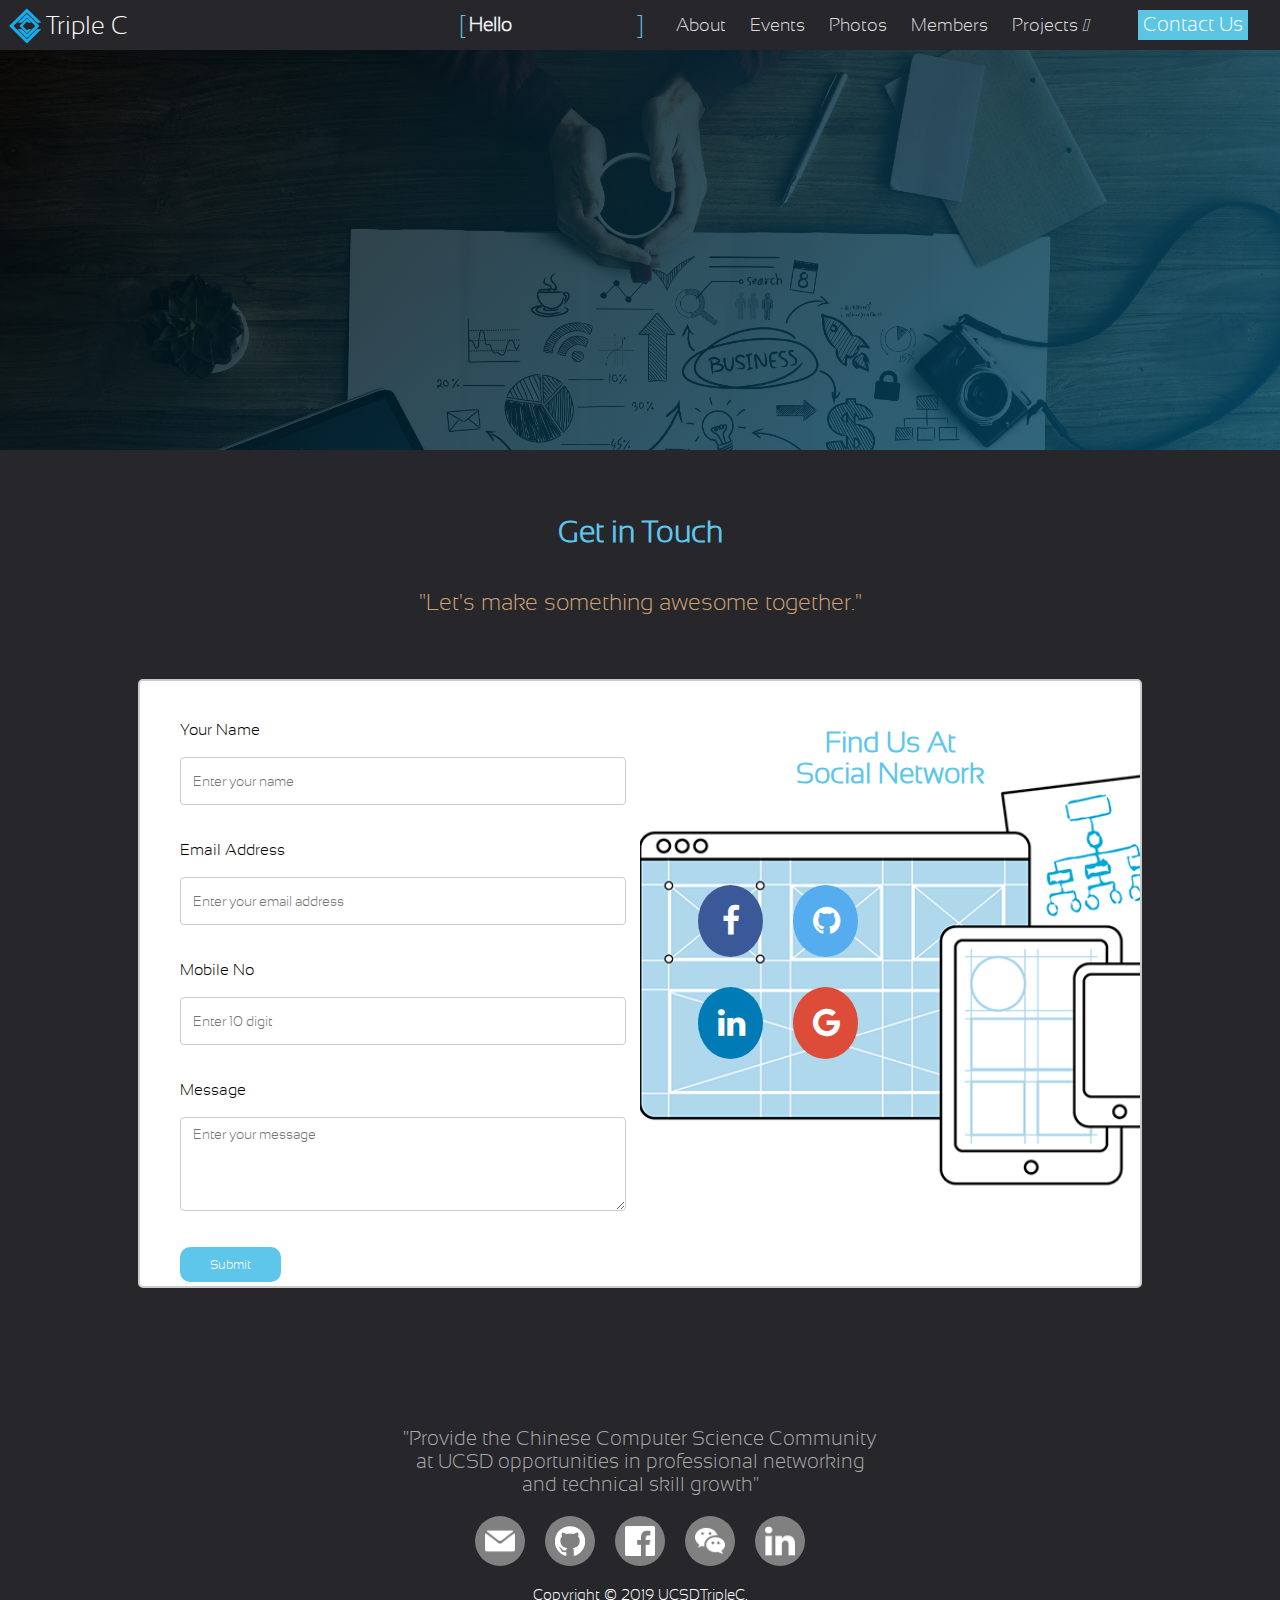
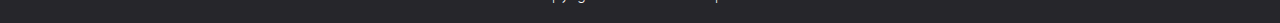
<file: ContactUs.html>
<!DOCTYPE html>
<html>
  <head>
    <title>Contact us</title>
    <link href="css/ContactUs.css"  type="text/css" rel="stylesheet">
    <link href="css/style.css"  type="text/css" rel="stylesheet">
    <link rel="stylesheet" href="https://use.fontawesome.com/releases/v5.7.1/css/all.css" integrity="sha384-fnmOCqbTlWIlj8LyTjo7mOUStjsKC4pOpQbqyi7RrhN7udi9RwhKkMHpvLbHG9Sr"
      crossorigin="anonymous" />
    <link rel="stylesheet" href="https://cdnjs.cloudflare.com/ajax/libs/font-awesome/4.7.0/css/font-awesome.min.css">
  </head>
<body>

  <div class="navbar_line">
    <div class="navbar_logo">
      <button class="navbar_logo_button">
        <a href="/"><img src="Images/logo.png" alt="">
          <span>Triple C</span></a>
      </button>
    </div>
    <nav class="navbar">
      <ul class="navbar_ul_list" href="/">
        <li style="height:50px;overflow:hidden;position:relative;">
          <div id="hello_container">
            <p id="hello_container_text">
              Hello
            </p>
            <ul id="hello_container_list">
              <li class="hello_container_list_item">World !</li>
              <li class="hello_container_list_item">Triple C !</li>
              <li class="hello_container_list_item">Developers !</li>
              <li class="hello_container_list_item">Designers !</li>
            </ul>
          </div>
        </li>
        <li class="navbar_desktop_li"><a href="index.html#homepage_aboutUs">About</a></li>
        <li class="navbar_desktop_li"><a href="index.html#announcement">Events</a></li>
        <li class="navbar_desktop_li"><a href="index.html#homepage_photos">Photos</a></li>
        <li class="navbar_desktop_li"><a href="Team.html">Members</a></li>
        <li class="navbar_desktop_li"><a href="">Projects
            <i class=" fas fa-angle-down"></i>
          </a>
          <ul class="projects_li">
            <li><a href="projectPage_flyerfighter.html">FlyerFighter</a></li>
            <li><a href="projectPage_androidtryway.html">Android App</a></li>
            <li><a href="projectPage_datascience.html">Data Sceince</a></li>
            <li><a href="projectPage_officialwebsite.html">Official Web</a></li>
          </ul>
        </li class="navbar_desktop_li">

        <li class="navbar_mobile_li">
          <a href="ContactUs.html">
            <button id="nav_contact_button">
              Contact Us
            </button>
          </a>
        </li>
      </ul>

    </nav>
    <div id="menuToggle">
      <input type="checkbox" />
      <span></span>
      <span></span>
      <span></span>
      <ul id="nav_bar_menu">
        <a href="/">
          <li>
            <i class="fas fa-home"></i>
            Home
          </li>
        </a>
        <a href="#announcement">
          <li>
            <i class="far fa-calendar-alt"></i>
            Event Timeline
          </li>
        </a>
        <a href="#homepage_photos">
          <li>
            <i class="far fa-images"></i>
            Photo Gallery
          </li>
        </a>
        <a href="Team.html">
          <li>
            <i class="fas fa-users"></i>
            Team Members
          </li>
        </a>
        <li id="projects_list">

          <a href=""><i class="fas fa-briefcase"></i>
            Projects
            <i class="fas fa-angle-down"></i> </a>
          <ul class="projects_ul">
            <li><a href="projectPage_flyerfighter.html">FlyerFighter</a></li>
            <li><a href="projectPage_androidtryway.html">Android App</a></li>
            <li><a href="projectPage_datascience.html">Data Sciånce</a></li>
            <li><a href="projectPage_officialwebsite.html">Official Web</a></li>
          </ul>
        </li>
      </ul>

    </div>
  </div>

  <div id="banner">
    <div class = "banner_img"></div>
    <div class= "overlay"></div>
    <div>
      <!-- <h1>People in Triple C</h1> -->
      <svg id="logo" width="257" height="42" viewBox="0 0 257 42" fill="none" xmlns="http://www.w3.org/2000/svg">
<mask id="path-1-outside-1" maskUnits="userSpaceOnUse" x="0.575012" y="0.455002" width="256" height="41" fill="black">
<rect fill="white" x="0.575012" y="0.455002" width="256" height="41"/>
<path d="M23.85 1.51C24.8033 1.51 25.775 2.115 26.765 3.325C27.7917 4.535 28.305 5.54334 28.305 6.35C28.305 7.12 28.1583 7.505 27.865 7.505C27.6083 7.505 27.095 7.37667 26.325 7.12C25.555 6.82667 24.8583 6.68 24.235 6.68C22.805 6.68 21.0633 7.41334 19.01 8.88C16.9933 10.3467 15.0683 12.1617 13.235 14.325C11.4383 16.4883 9.89835 18.9633 8.61501 21.75C7.33168 24.5 6.69001 26.8833 6.69001 28.9C6.69001 30.9167 7.20335 32.4017 8.23001 33.355C9.29335 34.2717 10.6683 34.73 12.355 34.73C14.0417 34.73 15.7833 34.4917 17.58 34.015C19.3767 33.5017 20.8433 32.9333 21.98 32.31C24.9133 30.7333 26.5267 29.945 26.82 29.945C27.4433 29.945 27.755 30.3667 27.755 31.21C27.755 32.0167 26.9117 33.1167 25.225 34.51C23.5383 35.8667 21.4483 37.095 18.955 38.195C16.4617 39.295 14.225 39.845 12.245 39.845C9.67835 39.845 7.25835 38.745 4.98501 36.545C2.71168 34.3083 1.57501 31.8517 1.57501 29.175C1.57501 25.7283 2.69335 21.8417 4.93001 17.515C7.20335 13.1517 10.1 9.39334 13.62 6.24C17.1767 3.08667 20.5867 1.51 23.85 1.51Z"/>
<path d="M49.2398 22.245C49.2398 20.9983 49.0382 19.825 48.6348 18.725C48.2315 17.5883 47.6448 16.7633 46.8748 16.25C44.3448 16.9467 42.1631 18.9083 40.3298 22.135C38.5331 25.325 37.6348 28.3317 37.6348 31.155C37.6348 33.9783 38.3315 35.7383 39.7248 36.435C42.3648 35.9217 44.6015 34.125 46.4348 31.045C48.3048 27.9283 49.2398 24.995 49.2398 22.245ZM34.7748 22.74C36.0581 19.88 37.7265 17.5333 39.7798 15.7C41.8698 13.83 43.9965 12.895 46.1598 12.895C48.3598 12.895 50.1932 13.83 51.6598 15.7C53.1265 17.5333 53.8598 19.7883 53.8598 22.465C53.8598 25.105 53.2182 27.8183 51.9348 30.605C50.6515 33.355 48.8732 35.6467 46.5998 37.48C44.3632 39.2767 41.9798 40.175 39.4498 40.175C37.5798 40.175 36.0215 39.3133 34.7748 37.59C33.5281 35.8667 32.9048 33.685 32.9048 31.045C32.9048 28.3683 33.5281 25.6 34.7748 22.74Z"/>
<path d="M62.9417 30.605C66.4617 24.6283 69.3217 20.1917 71.5217 17.295C73.7584 14.3617 75.5734 12.895 76.9667 12.895C78.3967 12.895 79.735 13.6467 80.9817 15.15C82.265 16.6533 82.9067 18.2483 82.9067 19.935C82.9067 22.575 82.3017 25.8017 81.0917 29.615C78.8917 36.655 76.9117 40.175 75.1517 40.175C74.345 40.175 73.9417 39.625 73.9417 38.525C73.9417 37.755 74.3267 36.1967 75.0967 33.85C75.9034 31.4667 76.6367 29.1383 77.2967 26.865C77.9934 24.555 78.3417 22.8317 78.3417 21.695C78.3417 20.5217 78.1584 19.66 77.7917 19.11C77.4617 18.56 77.1134 18.285 76.7467 18.285C76.4167 18.285 76.0684 18.395 75.7017 18.615C75.335 18.835 74.9134 19.2017 74.4367 19.715C73.9967 20.2283 73.575 20.7417 73.1717 21.255C72.7684 21.7317 72.255 22.4283 71.6317 23.345C71.045 24.2617 70.55 25.05 70.1467 25.71C69.7434 26.3333 69.1567 27.25 68.3867 28.46C67.6167 29.67 67.03 30.5867 66.6267 31.21C66.2234 31.8333 65.6917 32.6767 65.0317 33.74C64.3717 34.8033 63.84 35.6283 63.4367 36.215C63.07 36.8017 62.6484 37.4433 62.1717 38.14C61.255 39.4967 60.5217 40.175 59.9717 40.175C59.4584 40.175 58.8534 39.7717 58.1567 38.965C57.46 38.1217 57.1117 37.3883 57.1117 36.765C57.1117 36.5817 57.24 36.0867 57.4967 35.28C58.1934 33.1533 58.9634 30.5317 59.8067 27.415C60.65 24.2617 61.1084 20.6867 61.1817 16.69C61.2917 14.0133 61.6767 12.675 62.3367 12.675C63.1434 12.675 63.95 13.0967 64.7567 13.94C65.5634 14.7833 65.9667 15.7183 65.9667 16.745C65.9667 17.735 65.655 19.6783 65.0317 22.575C64.445 25.435 63.7484 28.1117 62.9417 30.605Z"/>
<path d="M93.0379 34.675C93.0379 35.3717 93.4412 35.72 94.2479 35.72C95.6412 35.72 97.3279 35.335 99.3079 34.565C101.325 33.7583 102.443 33.355 102.663 33.355C103.323 33.355 103.653 33.7033 103.653 34.4C103.653 35.4633 102.553 36.6917 100.353 38.085C98.1895 39.4783 96.2095 40.175 94.4129 40.175C92.6529 40.175 91.1862 39.6983 90.0129 38.745C88.8395 37.755 88.2529 36.7467 88.2529 35.72C88.2529 34.6933 88.4729 33.3917 88.9129 31.815C89.3529 30.2017 89.9762 28.0933 90.7829 25.49C91.6262 22.85 92.2862 20.6683 92.7629 18.945C91.0395 19.3483 89.8845 19.55 89.2979 19.55C88.7112 19.55 88.1245 19.2567 87.5379 18.67C86.9879 18.0467 86.7129 17.46 86.7129 16.91C86.7129 16.03 89.0962 15.1867 93.8629 14.38C94.5229 11.3367 94.8529 8.64167 94.8529 6.295C94.8529 5.195 95.2195 4.645 95.9529 4.645C96.5762 4.645 97.3462 5.04834 98.2629 5.855C99.1795 6.625 99.6379 7.505 99.6379 8.495C99.6379 9.485 99.3262 11.2267 98.7029 13.72C100.793 13.5367 102.461 13.445 103.708 13.445C105.908 13.445 107.008 13.9217 107.008 14.875C107.008 15.425 106.403 15.8833 105.193 16.25C104.02 16.6167 101.526 17.185 97.7129 17.955C96.9429 20.8517 95.9712 24.17 94.7979 27.91C93.6245 31.6133 93.0379 33.8683 93.0379 34.675Z"/>
<path d="M122.777 12.895C124.427 12.895 125.949 13.7383 127.342 15.425C128.736 17.075 129.432 18.5783 129.432 19.935C129.432 21.255 128.974 22.6117 128.057 24.005C128.497 24.555 128.717 25.0317 128.717 25.435C128.717 26.4617 128.479 28.2217 128.002 30.715C127.562 33.2083 127.287 34.84 127.177 35.61C127.104 36.38 127.031 37.0033 126.957 37.48C126.884 37.92 126.792 38.36 126.682 38.8C126.536 39.7167 126.206 40.175 125.692 40.175C125.032 40.175 124.482 39.6067 124.042 38.47C123.639 37.2967 123.401 35.7933 123.327 33.96C120.064 38.1033 117.039 40.175 114.252 40.175C112.566 40.175 110.897 39.46 109.247 38.03C107.634 36.5633 106.827 35.06 106.827 33.52C106.827 31.32 107.634 28.6067 109.247 25.38C110.861 22.1167 112.951 19.22 115.517 16.69C118.084 14.16 120.504 12.895 122.777 12.895ZM125.307 22.575C125.307 19.165 124.629 17.46 123.272 17.46C121.842 17.46 120.174 18.4867 118.267 20.54C116.361 22.5567 114.747 24.8483 113.427 27.415C112.107 29.9817 111.447 32.0167 111.447 33.52C111.447 34.1433 111.704 34.6567 112.217 35.06C112.731 35.4267 113.336 35.61 114.032 35.61C115.756 35.61 117.699 34.455 119.862 32.145C122.026 29.7983 123.529 26.9567 124.372 23.62C124.482 23.07 124.794 22.74 125.307 22.63V22.575Z"/>
<path d="M142.784 40.175C140.657 40.175 138.659 39.35 136.789 37.7C134.919 36.0133 133.984 34.0333 133.984 31.76C133.984 29.45 134.754 26.7917 136.294 23.785C137.834 20.7783 139.814 18.2117 142.234 16.085C144.69 13.9583 147.074 12.895 149.384 12.895C150.887 12.895 152.207 13.5733 153.344 14.93C154.48 16.2867 155.049 17.4783 155.049 18.505C155.049 18.7983 154.957 19.055 154.774 19.275C154.59 19.4583 154.315 19.55 153.949 19.55C153.619 19.55 153.014 19.22 152.134 18.56C151.254 17.9 150.465 17.57 149.769 17.57C147.789 17.57 145.479 19.3117 142.839 22.795C140.199 26.2783 138.879 29.3217 138.879 31.925C138.879 33.0617 139.227 33.96 139.924 34.62C140.657 35.28 141.812 35.61 143.389 35.61C145.002 35.61 146.469 35.4267 147.789 35.06C149.145 34.6567 150.19 34.2717 150.924 33.905C151.657 33.5017 152.225 33.3 152.629 33.3C153.325 33.3 153.674 33.6483 153.674 34.345C153.674 35.4083 152.39 36.655 149.824 38.085C147.294 39.4783 144.947 40.175 142.784 40.175Z"/>
<path d="M164.581 34.675C164.581 35.3717 164.984 35.72 165.791 35.72C167.184 35.72 168.871 35.335 170.851 34.565C172.867 33.7583 173.986 33.355 174.206 33.355C174.866 33.355 175.196 33.7033 175.196 34.4C175.196 35.4633 174.096 36.6917 171.896 38.085C169.733 39.4783 167.753 40.175 165.956 40.175C164.196 40.175 162.729 39.6983 161.556 38.745C160.382 37.755 159.796 36.7467 159.796 35.72C159.796 34.6933 160.016 33.3917 160.456 31.815C160.896 30.2017 161.519 28.0933 162.326 25.49C163.169 22.85 163.829 20.6683 164.306 18.945C162.582 19.3483 161.428 19.55 160.841 19.55C160.254 19.55 159.668 19.2567 159.081 18.67C158.531 18.0467 158.256 17.46 158.256 16.91C158.256 16.03 160.639 15.1867 165.406 14.38C166.066 11.3367 166.396 8.64167 166.396 6.295C166.396 5.195 166.763 4.645 167.496 4.645C168.119 4.645 168.889 5.04834 169.806 5.855C170.722 6.625 171.181 7.505 171.181 8.495C171.181 9.485 170.869 11.2267 170.246 13.72C172.336 13.5367 174.004 13.445 175.251 13.445C177.451 13.445 178.551 13.9217 178.551 14.875C178.551 15.425 177.946 15.8833 176.736 16.25C175.563 16.6167 173.069 17.185 169.256 17.955C168.486 20.8517 167.514 24.17 166.341 27.91C165.168 31.6133 164.581 33.8683 164.581 34.675Z"/>
<path d="M209.356 3.105C209.356 2.48167 209.429 2.06 209.576 1.84C209.722 1.58334 210.052 1.455 210.566 1.455C211.116 1.455 211.831 1.95 212.711 2.94C213.591 3.89334 214.031 5.03 214.031 6.35C214.031 7.63333 213.279 11.1717 211.776 16.965C210.309 22.7583 209.576 26.7 209.576 28.79C209.576 30.8433 209.961 32.5117 210.731 33.795C211.501 35.0783 212.491 35.72 213.701 35.72C214.911 35.72 216.249 35.0233 217.716 33.63C219.182 32.2367 220.539 30.4217 221.786 28.185C223.069 25.9117 224.132 23.1617 224.976 19.935C225.856 16.6717 226.296 13.39 226.296 10.09C226.296 8.55 226.204 7.01 226.021 5.47C225.874 3.93 225.801 2.97667 225.801 2.61C225.801 1.84 226.131 1.455 226.791 1.455C227.634 1.455 228.606 2.09667 229.706 3.38C230.806 4.62667 231.356 6.24 231.356 8.22C231.356 13.8667 230.531 19.165 228.881 24.115C227.231 29.065 225.012 33.025 222.226 35.995C219.439 38.9283 216.469 40.395 213.316 40.395C211.006 40.395 208.989 39.2767 207.266 37.04C205.579 34.8033 204.736 32.2367 204.736 29.34C204.736 26.4433 205.506 21.8967 207.046 15.7C208.586 9.46667 209.356 5.26834 209.356 3.105Z"/>
<path d="M250.367 12.895C251.613 12.895 252.787 13.5917 253.887 14.985C254.987 16.3417 255.537 17.5333 255.537 18.56C255.537 19.1833 255.243 19.495 254.657 19.495C254.253 19.495 253.63 19.1833 252.787 18.56C251.943 17.9 251.082 17.57 250.202 17.57C249.322 17.57 247.928 18.0833 246.022 19.11C244.152 20.1367 243.217 21.2183 243.217 22.355C243.217 23.1983 244.903 24.6467 248.277 26.7C249.56 27.5067 250.715 28.5517 251.742 29.835C252.805 31.0817 253.337 32.4383 253.337 33.905C253.337 35.335 252.328 36.7467 250.312 38.14C248.332 39.4967 246.003 40.175 243.327 40.175C240.687 40.175 238.34 39.5333 236.287 38.25C234.27 36.9667 233.262 35.7567 233.262 34.62C233.262 34.1433 233.372 33.7767 233.592 33.52C233.848 33.2267 234.16 33.08 234.527 33.08C234.893 33.08 235.407 33.3183 236.067 33.795C238.047 35.225 240.1 35.94 242.227 35.94C244.39 35.94 245.948 35.7017 246.902 35.225C247.855 34.7117 248.332 34.0517 248.332 33.245C248.332 32.4017 247.8 31.5217 246.737 30.605C245.673 29.6517 244.5 28.8083 243.217 28.075C241.97 27.3417 240.815 26.4433 239.752 25.38C238.688 24.3167 238.157 23.235 238.157 22.135C238.157 20.1917 239.678 18.175 242.722 16.085C245.802 13.9583 248.35 12.895 250.367 12.895Z"/>
</mask>
<path d="M23.85 1.51C24.8033 1.51 25.775 2.115 26.765 3.325C27.7917 4.535 28.305 5.54334 28.305 6.35C28.305 7.12 28.1583 7.505 27.865 7.505C27.6083 7.505 27.095 7.37667 26.325 7.12C25.555 6.82667 24.8583 6.68 24.235 6.68C22.805 6.68 21.0633 7.41334 19.01 8.88C16.9933 10.3467 15.0683 12.1617 13.235 14.325C11.4383 16.4883 9.89835 18.9633 8.61501 21.75C7.33168 24.5 6.69001 26.8833 6.69001 28.9C6.69001 30.9167 7.20335 32.4017 8.23001 33.355C9.29335 34.2717 10.6683 34.73 12.355 34.73C14.0417 34.73 15.7833 34.4917 17.58 34.015C19.3767 33.5017 20.8433 32.9333 21.98 32.31C24.9133 30.7333 26.5267 29.945 26.82 29.945C27.4433 29.945 27.755 30.3667 27.755 31.21C27.755 32.0167 26.9117 33.1167 25.225 34.51C23.5383 35.8667 21.4483 37.095 18.955 38.195C16.4617 39.295 14.225 39.845 12.245 39.845C9.67835 39.845 7.25835 38.745 4.98501 36.545C2.71168 34.3083 1.57501 31.8517 1.57501 29.175C1.57501 25.7283 2.69335 21.8417 4.93001 17.515C7.20335 13.1517 10.1 9.39334 13.62 6.24C17.1767 3.08667 20.5867 1.51 23.85 1.51Z" stroke="#E5E5E5" stroke-width="2" mask="url(#path-1-outside-1)"/>
<path d="M49.2398 22.245C49.2398 20.9983 49.0382 19.825 48.6348 18.725C48.2315 17.5883 47.6448 16.7633 46.8748 16.25C44.3448 16.9467 42.1631 18.9083 40.3298 22.135C38.5331 25.325 37.6348 28.3317 37.6348 31.155C37.6348 33.9783 38.3315 35.7383 39.7248 36.435C42.3648 35.9217 44.6015 34.125 46.4348 31.045C48.3048 27.9283 49.2398 24.995 49.2398 22.245ZM34.7748 22.74C36.0581 19.88 37.7265 17.5333 39.7798 15.7C41.8698 13.83 43.9965 12.895 46.1598 12.895C48.3598 12.895 50.1932 13.83 51.6598 15.7C53.1265 17.5333 53.8598 19.7883 53.8598 22.465C53.8598 25.105 53.2182 27.8183 51.9348 30.605C50.6515 33.355 48.8732 35.6467 46.5998 37.48C44.3632 39.2767 41.9798 40.175 39.4498 40.175C37.5798 40.175 36.0215 39.3133 34.7748 37.59C33.5281 35.8667 32.9048 33.685 32.9048 31.045C32.9048 28.3683 33.5281 25.6 34.7748 22.74Z" stroke="#E5E5E5" stroke-width="2" mask="url(#path-1-outside-1)"/>
<path d="M62.9417 30.605C66.4617 24.6283 69.3217 20.1917 71.5217 17.295C73.7584 14.3617 75.5734 12.895 76.9667 12.895C78.3967 12.895 79.735 13.6467 80.9817 15.15C82.265 16.6533 82.9067 18.2483 82.9067 19.935C82.9067 22.575 82.3017 25.8017 81.0917 29.615C78.8917 36.655 76.9117 40.175 75.1517 40.175C74.345 40.175 73.9417 39.625 73.9417 38.525C73.9417 37.755 74.3267 36.1967 75.0967 33.85C75.9034 31.4667 76.6367 29.1383 77.2967 26.865C77.9934 24.555 78.3417 22.8317 78.3417 21.695C78.3417 20.5217 78.1584 19.66 77.7917 19.11C77.4617 18.56 77.1134 18.285 76.7467 18.285C76.4167 18.285 76.0684 18.395 75.7017 18.615C75.335 18.835 74.9134 19.2017 74.4367 19.715C73.9967 20.2283 73.575 20.7417 73.1717 21.255C72.7684 21.7317 72.255 22.4283 71.6317 23.345C71.045 24.2617 70.55 25.05 70.1467 25.71C69.7434 26.3333 69.1567 27.25 68.3867 28.46C67.6167 29.67 67.03 30.5867 66.6267 31.21C66.2234 31.8333 65.6917 32.6767 65.0317 33.74C64.3717 34.8033 63.84 35.6283 63.4367 36.215C63.07 36.8017 62.6484 37.4433 62.1717 38.14C61.255 39.4967 60.5217 40.175 59.9717 40.175C59.4584 40.175 58.8534 39.7717 58.1567 38.965C57.46 38.1217 57.1117 37.3883 57.1117 36.765C57.1117 36.5817 57.24 36.0867 57.4967 35.28C58.1934 33.1533 58.9634 30.5317 59.8067 27.415C60.65 24.2617 61.1084 20.6867 61.1817 16.69C61.2917 14.0133 61.6767 12.675 62.3367 12.675C63.1434 12.675 63.95 13.0967 64.7567 13.94C65.5634 14.7833 65.9667 15.7183 65.9667 16.745C65.9667 17.735 65.655 19.6783 65.0317 22.575C64.445 25.435 63.7484 28.1117 62.9417 30.605Z" stroke="#E5E5E5" stroke-width="2" mask="url(#path-1-outside-1)"/>
<path d="M93.0379 34.675C93.0379 35.3717 93.4412 35.72 94.2479 35.72C95.6412 35.72 97.3279 35.335 99.3079 34.565C101.325 33.7583 102.443 33.355 102.663 33.355C103.323 33.355 103.653 33.7033 103.653 34.4C103.653 35.4633 102.553 36.6917 100.353 38.085C98.1895 39.4783 96.2095 40.175 94.4129 40.175C92.6529 40.175 91.1862 39.6983 90.0129 38.745C88.8395 37.755 88.2529 36.7467 88.2529 35.72C88.2529 34.6933 88.4729 33.3917 88.9129 31.815C89.3529 30.2017 89.9762 28.0933 90.7829 25.49C91.6262 22.85 92.2862 20.6683 92.7629 18.945C91.0395 19.3483 89.8845 19.55 89.2979 19.55C88.7112 19.55 88.1245 19.2567 87.5379 18.67C86.9879 18.0467 86.7129 17.46 86.7129 16.91C86.7129 16.03 89.0962 15.1867 93.8629 14.38C94.5229 11.3367 94.8529 8.64167 94.8529 6.295C94.8529 5.195 95.2195 4.645 95.9529 4.645C96.5762 4.645 97.3462 5.04834 98.2629 5.855C99.1795 6.625 99.6379 7.505 99.6379 8.495C99.6379 9.485 99.3262 11.2267 98.7029 13.72C100.793 13.5367 102.461 13.445 103.708 13.445C105.908 13.445 107.008 13.9217 107.008 14.875C107.008 15.425 106.403 15.8833 105.193 16.25C104.02 16.6167 101.526 17.185 97.7129 17.955C96.9429 20.8517 95.9712 24.17 94.7979 27.91C93.6245 31.6133 93.0379 33.8683 93.0379 34.675Z" stroke="#E5E5E5" stroke-width="2" mask="url(#path-1-outside-1)"/>
<path d="M122.777 12.895C124.427 12.895 125.949 13.7383 127.342 15.425C128.736 17.075 129.432 18.5783 129.432 19.935C129.432 21.255 128.974 22.6117 128.057 24.005C128.497 24.555 128.717 25.0317 128.717 25.435C128.717 26.4617 128.479 28.2217 128.002 30.715C127.562 33.2083 127.287 34.84 127.177 35.61C127.104 36.38 127.031 37.0033 126.957 37.48C126.884 37.92 126.792 38.36 126.682 38.8C126.536 39.7167 126.206 40.175 125.692 40.175C125.032 40.175 124.482 39.6067 124.042 38.47C123.639 37.2967 123.401 35.7933 123.327 33.96C120.064 38.1033 117.039 40.175 114.252 40.175C112.566 40.175 110.897 39.46 109.247 38.03C107.634 36.5633 106.827 35.06 106.827 33.52C106.827 31.32 107.634 28.6067 109.247 25.38C110.861 22.1167 112.951 19.22 115.517 16.69C118.084 14.16 120.504 12.895 122.777 12.895ZM125.307 22.575C125.307 19.165 124.629 17.46 123.272 17.46C121.842 17.46 120.174 18.4867 118.267 20.54C116.361 22.5567 114.747 24.8483 113.427 27.415C112.107 29.9817 111.447 32.0167 111.447 33.52C111.447 34.1433 111.704 34.6567 112.217 35.06C112.731 35.4267 113.336 35.61 114.032 35.61C115.756 35.61 117.699 34.455 119.862 32.145C122.026 29.7983 123.529 26.9567 124.372 23.62C124.482 23.07 124.794 22.74 125.307 22.63V22.575Z" stroke="#E5E5E5" stroke-width="2" mask="url(#path-1-outside-1)"/>
<path d="M142.784 40.175C140.657 40.175 138.659 39.35 136.789 37.7C134.919 36.0133 133.984 34.0333 133.984 31.76C133.984 29.45 134.754 26.7917 136.294 23.785C137.834 20.7783 139.814 18.2117 142.234 16.085C144.69 13.9583 147.074 12.895 149.384 12.895C150.887 12.895 152.207 13.5733 153.344 14.93C154.48 16.2867 155.049 17.4783 155.049 18.505C155.049 18.7983 154.957 19.055 154.774 19.275C154.59 19.4583 154.315 19.55 153.949 19.55C153.619 19.55 153.014 19.22 152.134 18.56C151.254 17.9 150.465 17.57 149.769 17.57C147.789 17.57 145.479 19.3117 142.839 22.795C140.199 26.2783 138.879 29.3217 138.879 31.925C138.879 33.0617 139.227 33.96 139.924 34.62C140.657 35.28 141.812 35.61 143.389 35.61C145.002 35.61 146.469 35.4267 147.789 35.06C149.145 34.6567 150.19 34.2717 150.924 33.905C151.657 33.5017 152.225 33.3 152.629 33.3C153.325 33.3 153.674 33.6483 153.674 34.345C153.674 35.4083 152.39 36.655 149.824 38.085C147.294 39.4783 144.947 40.175 142.784 40.175Z" stroke="#E5E5E5" stroke-width="2" mask="url(#path-1-outside-1)"/>
<path d="M164.581 34.675C164.581 35.3717 164.984 35.72 165.791 35.72C167.184 35.72 168.871 35.335 170.851 34.565C172.867 33.7583 173.986 33.355 174.206 33.355C174.866 33.355 175.196 33.7033 175.196 34.4C175.196 35.4633 174.096 36.6917 171.896 38.085C169.733 39.4783 167.753 40.175 165.956 40.175C164.196 40.175 162.729 39.6983 161.556 38.745C160.382 37.755 159.796 36.7467 159.796 35.72C159.796 34.6933 160.016 33.3917 160.456 31.815C160.896 30.2017 161.519 28.0933 162.326 25.49C163.169 22.85 163.829 20.6683 164.306 18.945C162.582 19.3483 161.428 19.55 160.841 19.55C160.254 19.55 159.668 19.2567 159.081 18.67C158.531 18.0467 158.256 17.46 158.256 16.91C158.256 16.03 160.639 15.1867 165.406 14.38C166.066 11.3367 166.396 8.64167 166.396 6.295C166.396 5.195 166.763 4.645 167.496 4.645C168.119 4.645 168.889 5.04834 169.806 5.855C170.722 6.625 171.181 7.505 171.181 8.495C171.181 9.485 170.869 11.2267 170.246 13.72C172.336 13.5367 174.004 13.445 175.251 13.445C177.451 13.445 178.551 13.9217 178.551 14.875C178.551 15.425 177.946 15.8833 176.736 16.25C175.563 16.6167 173.069 17.185 169.256 17.955C168.486 20.8517 167.514 24.17 166.341 27.91C165.168 31.6133 164.581 33.8683 164.581 34.675Z" stroke="#E5E5E5" stroke-width="2" mask="url(#path-1-outside-1)"/>
<path d="M209.356 3.105C209.356 2.48167 209.429 2.06 209.576 1.84C209.722 1.58334 210.052 1.455 210.566 1.455C211.116 1.455 211.831 1.95 212.711 2.94C213.591 3.89334 214.031 5.03 214.031 6.35C214.031 7.63333 213.279 11.1717 211.776 16.965C210.309 22.7583 209.576 26.7 209.576 28.79C209.576 30.8433 209.961 32.5117 210.731 33.795C211.501 35.0783 212.491 35.72 213.701 35.72C214.911 35.72 216.249 35.0233 217.716 33.63C219.182 32.2367 220.539 30.4217 221.786 28.185C223.069 25.9117 224.132 23.1617 224.976 19.935C225.856 16.6717 226.296 13.39 226.296 10.09C226.296 8.55 226.204 7.01 226.021 5.47C225.874 3.93 225.801 2.97667 225.801 2.61C225.801 1.84 226.131 1.455 226.791 1.455C227.634 1.455 228.606 2.09667 229.706 3.38C230.806 4.62667 231.356 6.24 231.356 8.22C231.356 13.8667 230.531 19.165 228.881 24.115C227.231 29.065 225.012 33.025 222.226 35.995C219.439 38.9283 216.469 40.395 213.316 40.395C211.006 40.395 208.989 39.2767 207.266 37.04C205.579 34.8033 204.736 32.2367 204.736 29.34C204.736 26.4433 205.506 21.8967 207.046 15.7C208.586 9.46667 209.356 5.26834 209.356 3.105Z" stroke="#E5E5E5" stroke-width="2" mask="url(#path-1-outside-1)"/>
<path d="M250.367 12.895C251.613 12.895 252.787 13.5917 253.887 14.985C254.987 16.3417 255.537 17.5333 255.537 18.56C255.537 19.1833 255.243 19.495 254.657 19.495C254.253 19.495 253.63 19.1833 252.787 18.56C251.943 17.9 251.082 17.57 250.202 17.57C249.322 17.57 247.928 18.0833 246.022 19.11C244.152 20.1367 243.217 21.2183 243.217 22.355C243.217 23.1983 244.903 24.6467 248.277 26.7C249.56 27.5067 250.715 28.5517 251.742 29.835C252.805 31.0817 253.337 32.4383 253.337 33.905C253.337 35.335 252.328 36.7467 250.312 38.14C248.332 39.4967 246.003 40.175 243.327 40.175C240.687 40.175 238.34 39.5333 236.287 38.25C234.27 36.9667 233.262 35.7567 233.262 34.62C233.262 34.1433 233.372 33.7767 233.592 33.52C233.848 33.2267 234.16 33.08 234.527 33.08C234.893 33.08 235.407 33.3183 236.067 33.795C238.047 35.225 240.1 35.94 242.227 35.94C244.39 35.94 245.948 35.7017 246.902 35.225C247.855 34.7117 248.332 34.0517 248.332 33.245C248.332 32.4017 247.8 31.5217 246.737 30.605C245.673 29.6517 244.5 28.8083 243.217 28.075C241.97 27.3417 240.815 26.4433 239.752 25.38C238.688 24.3167 238.157 23.235 238.157 22.135C238.157 20.1917 239.678 18.175 242.722 16.085C245.802 13.9583 248.35 12.895 250.367 12.895Z" stroke="#E5E5E5" stroke-width="2" mask="url(#path-1-outside-1)"/>
</svg>
    </div>
  </div>

  <div class="container">
    <div class="head">
      <h2 id="title">Get in Touch</h2>
      <h3 id="title">"Let's make something awesome together."</h3>
    </div>
      <div>

    <div id="contactUs-box">
      <div class="left-box">
        <form>
          <label>Your Name</label> <br><br>
          <input type="text" name="name" class="form-element" placeholder="Enter your name" required><br><br>
          <label>Email Address</label> <br><br>
          <input type="text" name="email" class="form-element" placeholder="Enter your email address" pattern="[a-z0-9._%+-]+@[a-z0-9.-]+\.[a-z]{2,}$" ><br><br>
          <label>Mobile No</label> <br><br>
          <input type="tel" name="number" class="form-element" placeholder="Enter 10 digit" pattern="(?=.*\d)(?=.*[a-z])(?=.*[A-Z]).{8,}" required> <br><br>
          <label>Message</label> <br><br>
          <textarea rows="10" cols="55" class="form-element" placeholder="Enter your message" required></textarea> <br><br>
          <button class="button">Submit</button>
        </form> <br><br>
      </div>
      <div class="right-box">
        <span class="Findusat">Find Us At<br/>Social Network</span>
        <div class="social_icon">
        <a href="https://www.facebook.com/triplec.ucsd" class="fa fa-facebook fa-2x"></a>
        <a href="https://github.com/ucsdtriplec" class="fa fa-github fa-2x"></a> <br><br>
        <a href="https://www.linkedin.com/company/ucsd-chinese-computer-community" class="fa fa-linkedin fa-2x"></a>
        <a href="mailto:ucsdtriplec@gmail.com" class="fa fa-google fa-2x"></a>
      </div>
      </div>
    </div>
  </div>


  <footer id="homepage_footer_container">

      <div id="homepage_footer_main_box">
        <div id="homepage_footer_mission_title">
          "Provide the Chinese Computer Science Community at UCSD opportunities in professional networking and technical
          skill growth"
        </div>
        <div id="footer_icon_container">
          <div class="homepage_footer_icons" onclick="window.open('mailto:ucsdtriplec@gmail.com')">
            <div id="homepage_footer_widget_mail" class="homepage_footer_widgets">
            </div>
          </div>
          <div class="homepage_footer_icons" onclick="window.open ('https://github.com/ucsdtriplec')">
            <div id="homepage_footer_widget_github" class="homepage_footer_widgets">
            </div>
          </div>

          <div class="homepage_footer_icons" onclick="window.open ('https://github.com/ucsdtriplec')">
            <div id="homepage_footer_widget_facebook" class="homepage_footer_widgets">
            </div>
          </div>

          <div class="homepage_footer_icons" onmouseover="showImg('wechat')" onmouseout="hideImg('wechat')">

            <div id="homepage_footer_widget_wechat" class="homepage_footer_widgets">
              <img id='wechat' src="Images/wechatQR.JPG">
            </div>

          </div>

          <div class="homepage_footer_icons" onclick="window.open('https://www.linkedin.com/company/ucsd-chinese-computer-community/')">
            <div id="homepage_footer_widget_linkedin" class="homepage_footer_widgets">
            </div>
          </div>

        </div>
        <div id="copyright">
          Copyright &copy 2019 UCSDTripleC.
        </div>
      </div>
    </footer>


    <script>
    function showImg(id)
      {
        document.getElementById(id).style.opacity = 1;
        document.getElementById(id).style.zIndex = "1";
      }

      function hideImg(id){
        document.getElementById(id).style.opacity = 0;
        document.getElementById(id).style.zIndex = "-1";

      }
    </script>
</body>
</html>
</file>
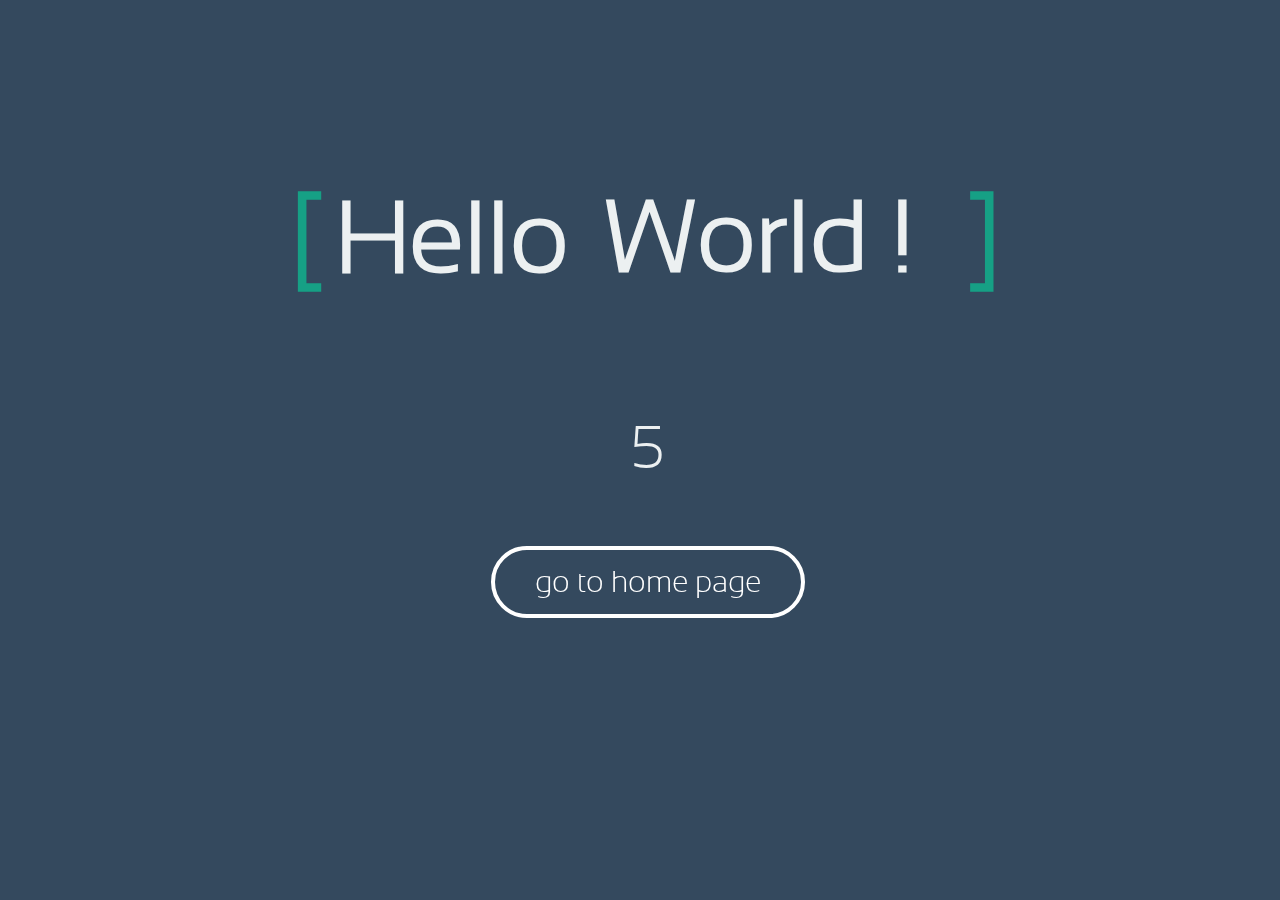
<file: loadingPage.html>
<!DOCTYPE html>
<html lang="en">
  <head>
    <title>Triple C Project Page</title>
      <link rel="stylesheet" type="text/css" href="css/loadingPage.css">
      <link href="https://fonts.googleapis.com/css?family=Lato" rel="stylesheet">
      <meta name="viewport" content="width=device-width, initial-scale=1.0">
  </head>
  <body>
    <div class="content">
      <div class="content__container">
        <p class="content__container__text">Hello</p>
        <ul class="content__container__list">
          <li class="content__container__list__item">World !</li>
          <li class="content__container__list__item">Triple C !</li>
          <li class="content__container__list__item">Developers !</li>
          <li class="content__container__list__item">Designers !</li>
        </ul>
      </div>

      <p id="count">6</p>
      <div style="text-align:center"><a id="switch" href="/index.html">go to home page</a></div>
    </div>
  </body>

  <script>
    function countTime(){
      document.getElementById("count").innerHTML = document.getElementById("count").innerHTML - 1;
      if( document.getElementById("count").innerHTML != "0" ){
        setTimeout( countTime,1000);
      }
      if(document.getElementById("count").innerHTML == "0"){
        window.location = "/index.html";
      }
    }
    countTime()
  </script>
</html>
</file>
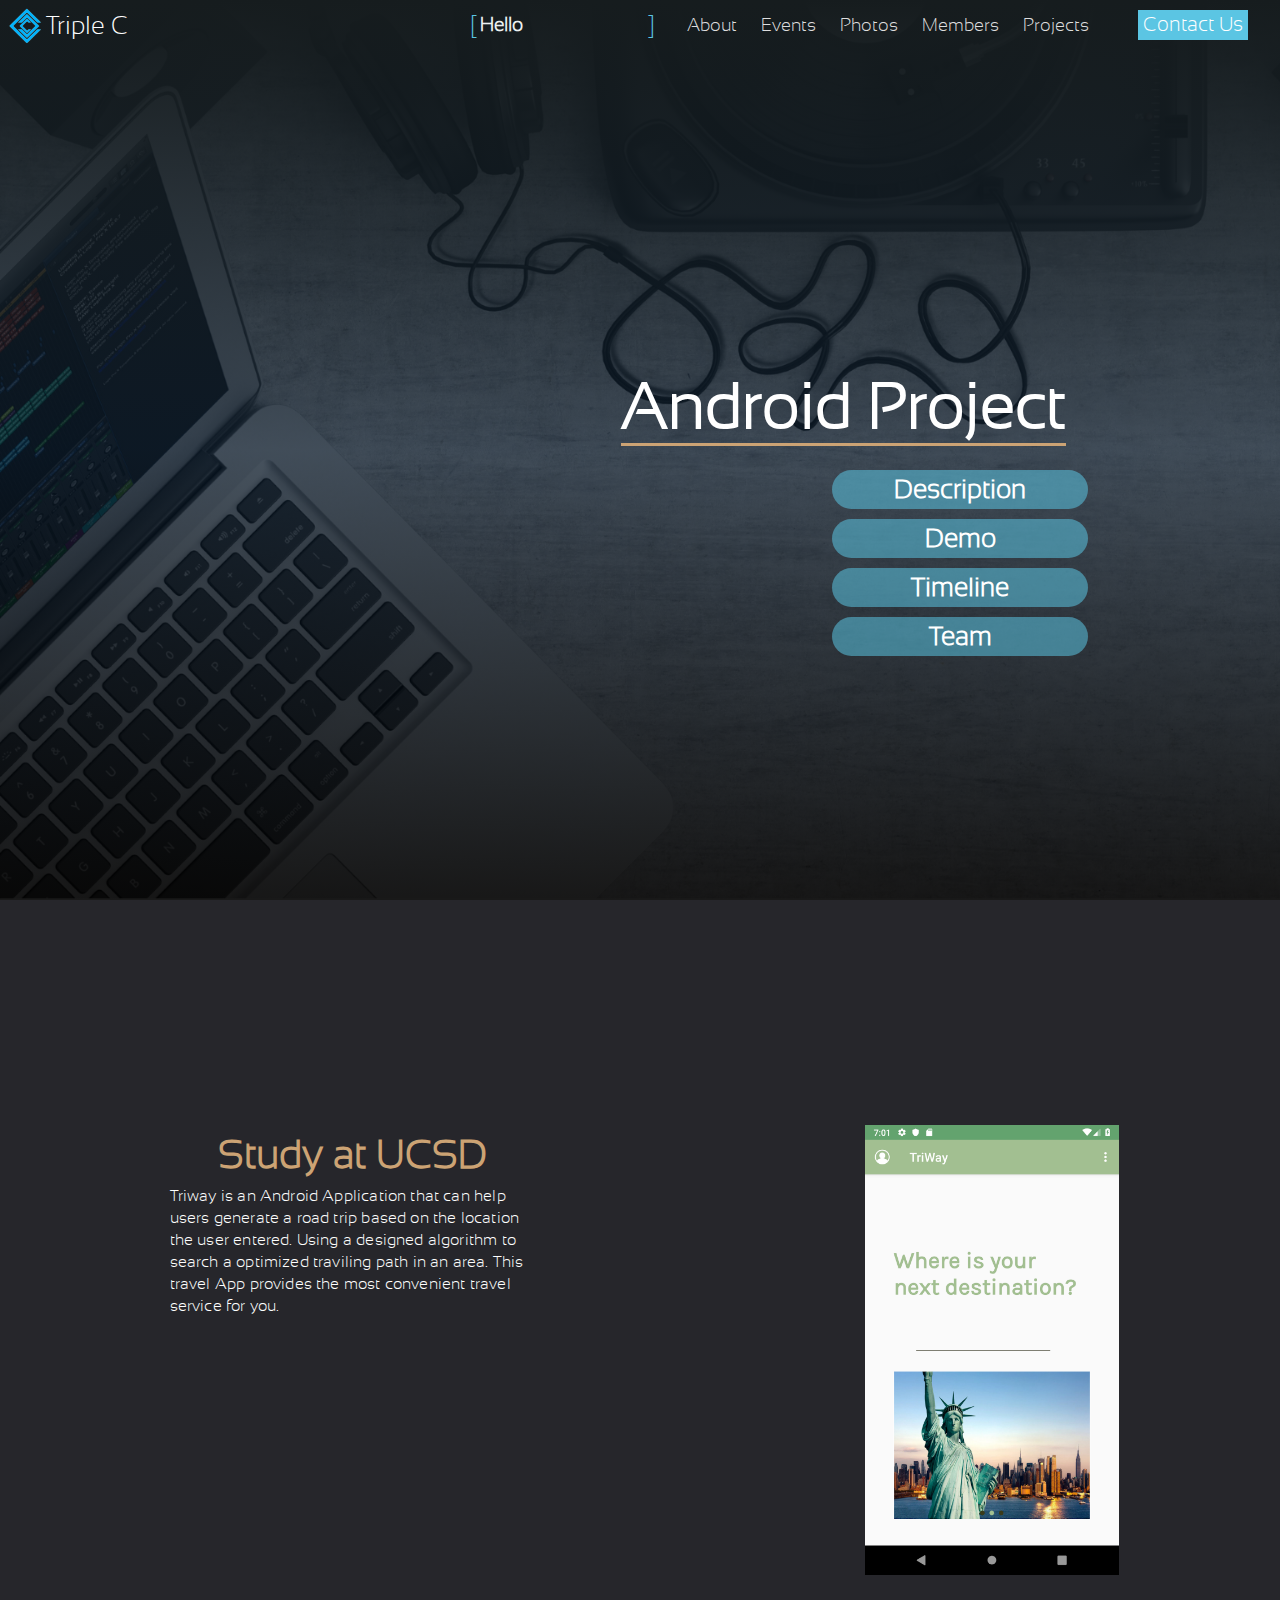
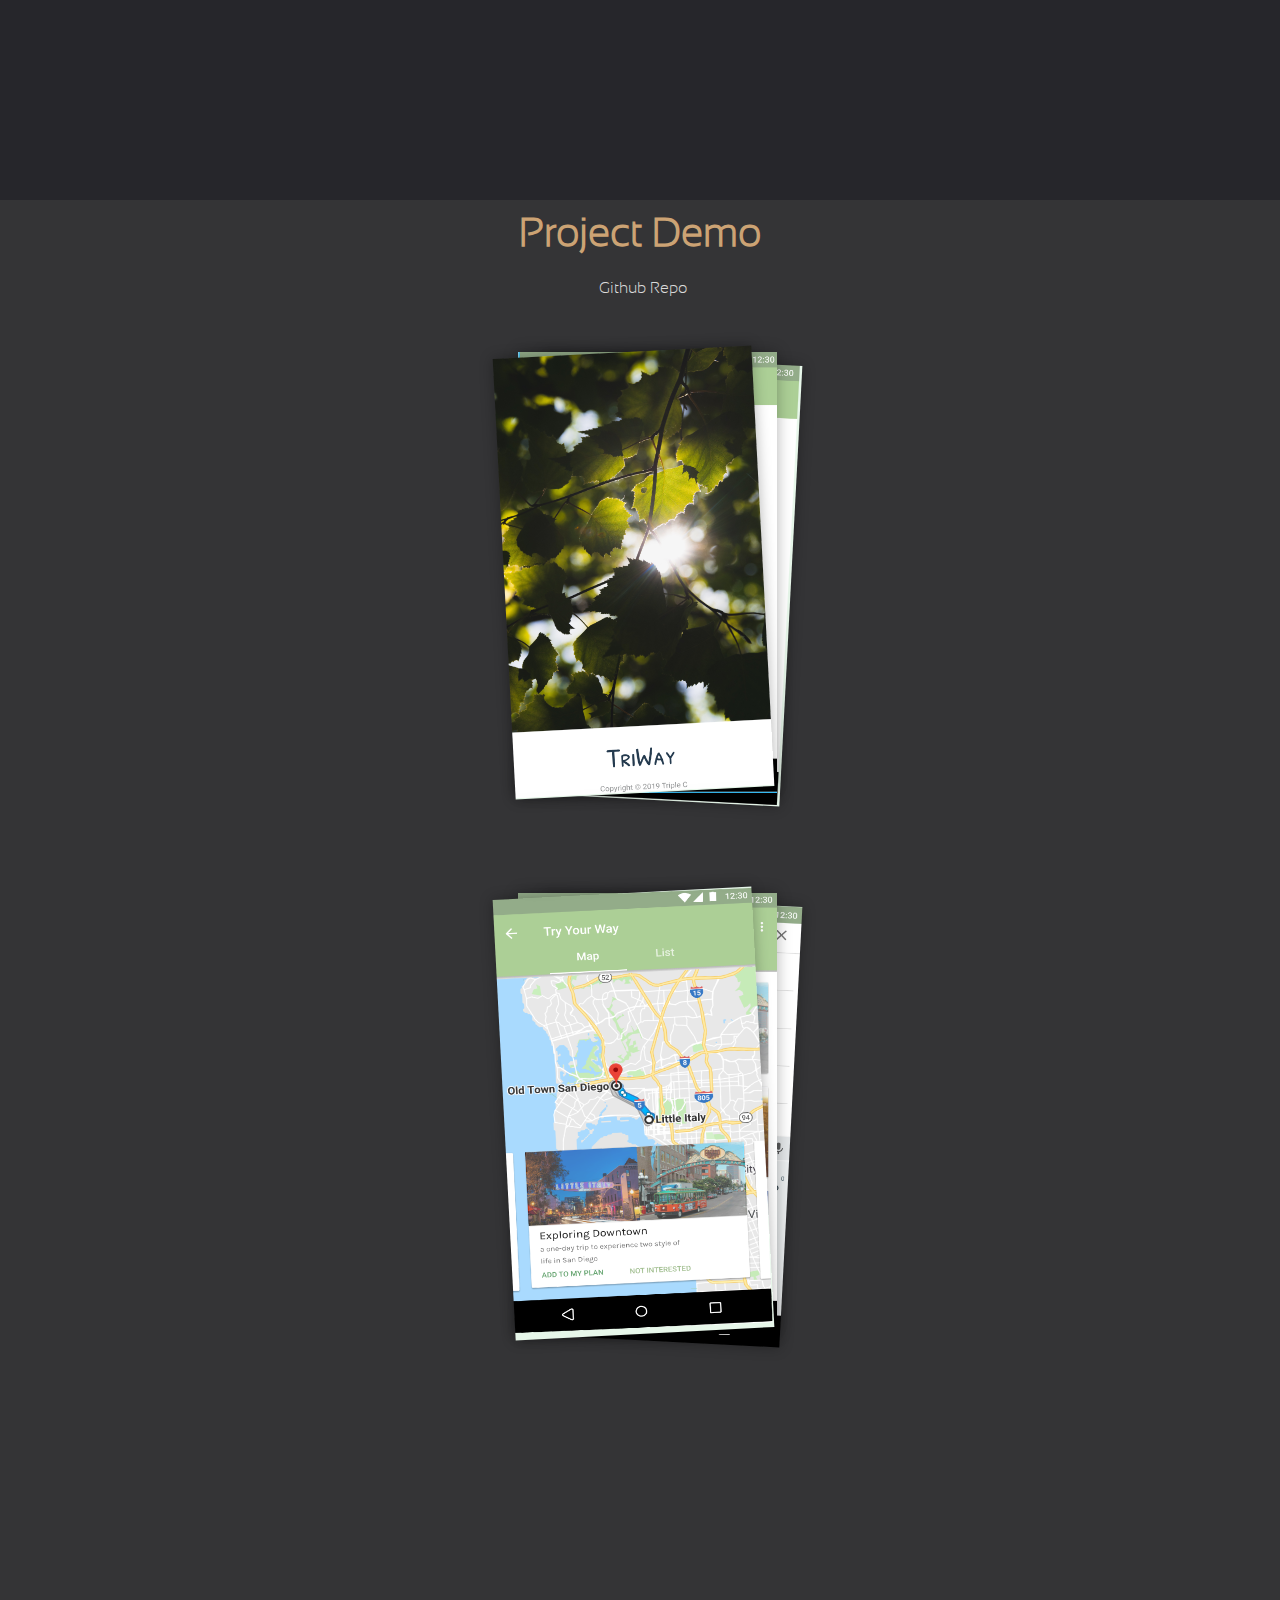
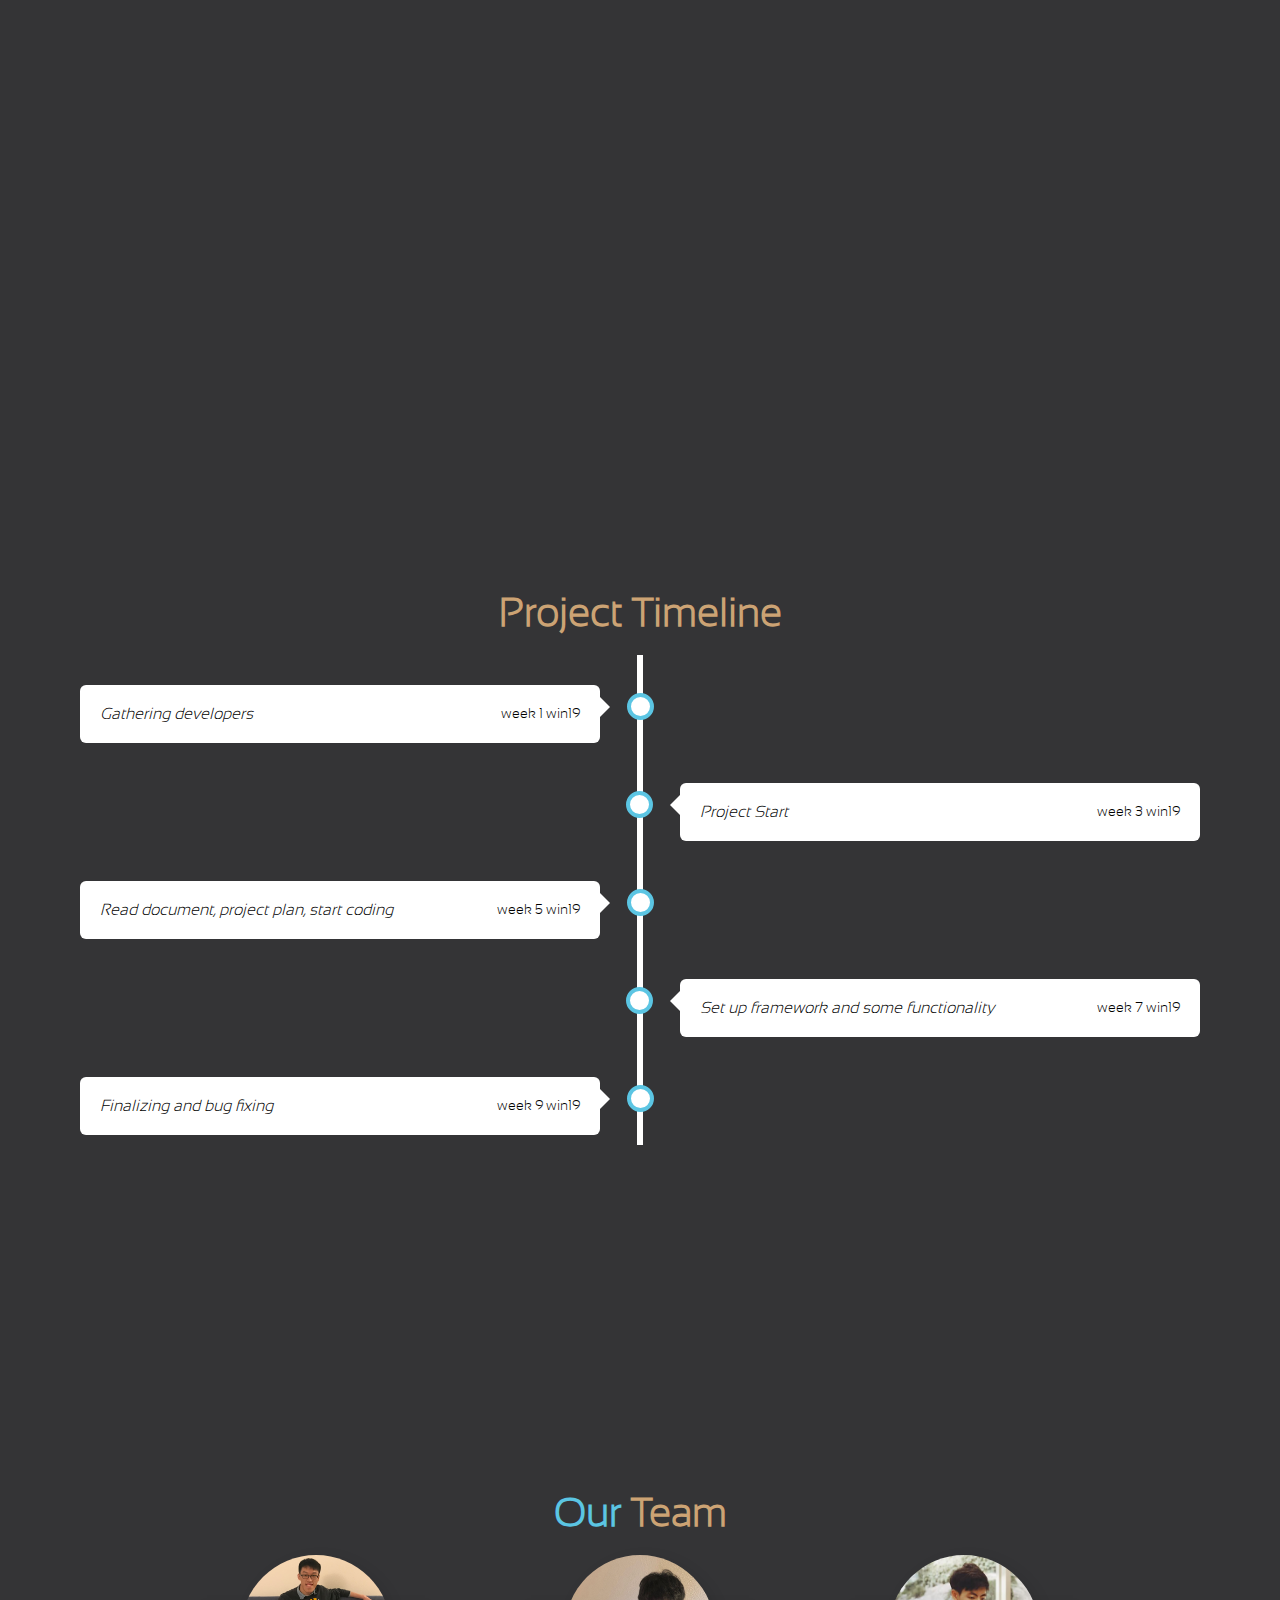
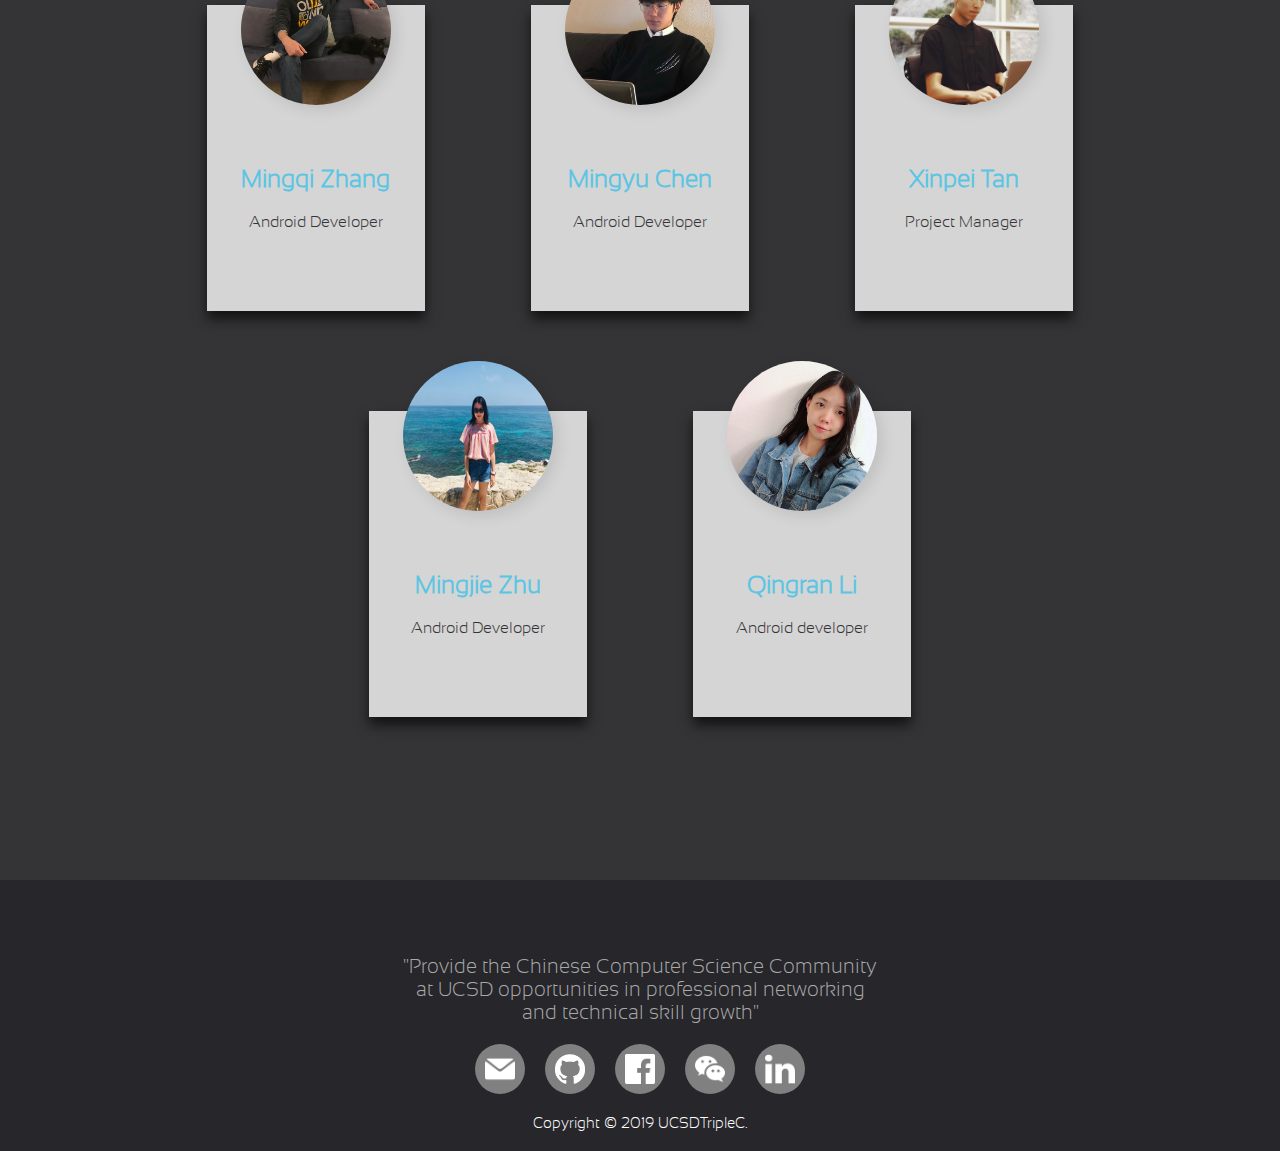
<file: projectPage_androidtryway.html>
<!DOCTYPE html>
<html lang="en">

<head>
	<title>Triple C Project Page</title>
	<link rel="stylesheet" type="text/css" href="css/projectPage_android.css">
	<meta name="viewport" content="width=device-width, initial-scale=1.0">
	<link href="https://fonts.googleapis.com/css?family=Open+Sans" rel="stylesheet">
	<link rel="stylesheet" href="https://use.fontawesome.com/releases/v5.7.1/css/all.css" integrity="sha384-fnmOCqbTlWIlj8LyTjo7mOUStjsKC4pOpQbqyi7RrhN7udi9RwhKkMHpvLbHG9Sr"
	 crossorigin="anonymous">
</head>

<body>
	<header id="projectpage_background">
		<div id="homepage_cover">
			<div class="navbar_line">
				<div class="navbar_logo">
					<button class="navbar_logo_button">
						<a href="/"><img src="Images/logo.png" alt="">
							<span>Triple C</span></a>
					</button>
				</div>
				<nav class="navbar">
					<ul class="navbar_ul_list" href="/">
						<li style="height:50px;overflow:hidden;position:relative;">
							<div id="hello_container">
								<p id="hello_container_text">
									Hello
								</p>
								<ul id="hello_container_list">
									<li class="hello_container_list_item">World !</li>
									<li class="hello_container_list_item">Triple C !</li>
									<li class="hello_container_list_item">Developers !</li>
									<li class="hello_container_list_item">Designers !</li>
								</ul>
							</div>
						</li>
						<li class="navbar_desktop_li"><a href="index.html#homepage_aboutUs">About</a></li>
	          <li class="navbar_desktop_li"><a href="index.html#announcement">Events</a></li>
	          <li class="navbar_desktop_li"><a href="index.html#homepage_photos">Photos</a></li>
	          <li class="navbar_desktop_li"><a href="Team.html">Members</a></li>
	          <li class="navbar_desktop_li"><a href="">Projects
								<i class=" fas fa-angle-down"></i>
							</a>
							<ul class="projects_li">
								<li><a href="projectPage_flyerfighter.html">FlyerFighter</a></li>
								<li><a href="projectPage_androidtryway.html">Android App</a></li>
								<li><a href="projectPage_datascience.html">Data Science</a></li>
								<li><a href="projectPage_officialwebsite.html">Official Web</a></li>
							</ul>
						</li class="navbar_desktop_li">

						<li class="navbar_mobile_li">
							<a href="ContactUs.html">
								<button id="nav_contact_button">
									Contact Us
								</button>
							</a>
						</li>
					</ul>

				</nav>
				<div id="menuToggle">
					<input type="checkbox" />
					<span></span>
					<span></span>
					<span></span>
					<ul id="nav_bar_menu">
						<a href="/">
							<li>
								<i class="fas fa-home"></i>
								Home
							</li>
						</a>
						<a href="#announcement">
							<li>
								<i class="far fa-calendar-alt"></i>
								Event Timeline
							</li>
						</a>
						<a href="#homepage_photos">
							<li>
								<i class="far fa-images"></i>
								Photo Gallery
							</li>
						</a>
						<a href="Team.html">
							<li>
								<i class="fas fa-users"></i>
								Team Members
							</li>
						</a>
						<li id="projects_list">

							<a href=""><i class="fas fa-briefcase"></i>
								Projects
								<i class="fas fa-angle-down"></i> </a>
							<ul class="projects_ul">
								<li><a href="projectPage_flyerfighter.html">FlyerFighter</a></li>
								<li><a href="projectPage_androidtryway.html">Android App</a></li>
								<li><a href="projectPage_datascience.html">Data Sceince</a></li>
								<li><a href="projectPage_officialwebsite.html">Official Web</a></li>
							</ul>
						</li>
					</ul>

				</div>
			</div>

			<div id="projectpage_title">
				<span id="projectpage_title_text" style="border-bottom: 3px solid #CCA374;">Android Project</span>
				<div class="tech">
				</div>
			</div>

			<div id="projectpage_navigation">
				<nav>
					<a href="#projectpage_description">Description</a>
					<a href="#projectpage_demo">Demo</a>
					<a href="#projectpage_timeline">Timeline</a>
					<a href="#projectpage_team">Team</a>
				</nav>
			</div>
	</header>


	<!-- <main id="projectpage_description">
				<div>
					<div id="projectpage_description_subtitle">
						<h2 class="projectpage_sub_title">Project Description
						</h2>
					</div>
					<p class="des_content">
					 Triway is an Android Application that can help users generate a road trip based on the location the user entered. Using a designed algorithm to search a optimized traviling path in an area. This travel App provides the most convenient travel service for you.
					</p>
				</div>
				<div class = "rightbox">
					<img class = "des_pic" src="Images/android_des.png">
				</div>
			</div>
		</main> -->
	<main id="projectpage_description">

		<div id="projectpage_description_content">

			<div class="leftbox">
				<div class="projectpage_des_content">
					<div class="projectpage_des_content_box">
						<div id="projectpage_description_subtitle">
							<h2 class="projectpage_sub_title">Study at UCSD</h2>
						</div>
						<div class="des_content">
							Triway is an Android Application that can help users generate a road trip based on the location the user
							entered. Using a designed algorithm to search a optimized traviling path in an area. This travel App provides
							the most convenient travel service for you.
						</div>
					</div>

				</div>
			</div>
			<div class="rightbox">
				<img class="des_pic" src="Images/android_des.png">
			</div>
		</div>
	</main>

	<div id="projectpage_demo">
		<div id="projectpage_demo_subtitle">
			<h1 class="projectpage_sub_title">Project Demo
			</h1>
		</div>
		<div class="github">
			<i class="fab fa-github"></i>
			<a href="https://github.com/ucsdtriplec/Android---TriWay" target="_black">Github Repo</a>
		</div>

		<div id="imgstack">
			<a href="Images/android_demo1.png" target="_black"><img src="Images/android_demo1.png" alt /></a>
			<a href="Images/android_demo2.png" target="_black"><img src="Images/android_demo2.png" alt /></a>
			<a href="Images/android_demo3.png" target="_black"><img src="Images/android_demo3.png" alt /></a>
		</div>

		<div id="imgstack2">
			<a href="Images/android_demo4.png" target="_black"><img src="Images/android_demo4.png" alt /></a>
			<a href="Images/android_demo5.png" target="_black"><img src="Images/android_demo5.png" alt /></a>
			<a href="Images/android_demo6.png" target="_black"><img src="Images/android_demo6.png" alt /></a>
		</div>
		<!-- <div id="imgstack2">
				<a href="#"><img src="Images/website_mobile1.png" alt /></a>
				<a href="#"><img src="Images/website_mobile2.png" alt /></a>
				<a href="#"><img src="Images/website_mobile3.png" alt /></a>
			</div> -->
	</div>

	<div id="projectpage_timeline">
		<div id="projectpage_team_subtitle">
			<h2 class="projectpage_sub_title">Project Timeline</h2>
		</div>

		<div class="timeline">
			<div class="container left">
				<div class="content">
					<span class="desc">Gathering developers</span>
					<span class="date">week 1 win19</span>
				</div>

			</div>
			<div class="container right">
				<div class="content">
					<span class="desc">Project Start</span>
					<span class="date">week 3 win19</span>

				</div>
			</div>

			<div class="container left">
				<div class="content">
					<span class="desc">Read document, project plan, start coding</span>
					<span class="date">week 5 win19</span>

				</div>
			</div>
			<div class="container right">
				<div class="content">
					<span class="desc">Set up framework and some functionality</span>
					<span class="date">week 7 win19</span>
				</div>
			</div>
			<div class="container left">
				<div class="content">
					<span class="desc">Finalizing and bug fixing</span>
					<span class="date">week 9 win19</span>
				</div>
			</div>

		</div>
	</div>

	<div id="projectpage_team">
		<div id="projectpage_team_subtitle">
			<h2 class="projectpage_sub_title"><span id="changeColor">Our</span> Team</h2>
		</div>
		<div class="row">
			<div class="column">
				<div class="card">
					<img class="card_avatar" src="Images/Mingqi.png" alt="Arow" style="width:100%">
					<div class="memberBox">
						<h2>Mingqi Zhang</h2>
						<p class="title">Android Developer</p>

						<div class="social">
							<a href="https://github.com/jameszmq" target="_black">
								<i class="fab fa-github"></i>
							</a>
							</a>
							<a href="mailto: miz082@ucsd.edu">
								<i class="fas fa-envelope-square"></i>
							</a>
						</div>
					</div>
				</div>
			</div>

			<div class="column">
				<div class="card">
					<img class="card_avatar" src="Images/androidmissingperson.jpeg" style="width:100%">
					<div class="memberBox">
						<h2>Mingyu Chen</h2>
						<p class="title">Android Developer</p>

						<div class="social">
							<a href="https://github.com/kaylenqrli" target="_black">
								<i class="fab fa-github"></i>
							</a>
							<a href="mailto: mic215@ucsd.edu">
								<i class="fas fa-envelope-square"></i>
							</a>
						</div>
					</div>
				</div>
			</div>
			<div class="column">
				<div class="card">
					<img class="card_avatar" src="Images/Tony.png" alt="Tony" style="width:100%">
					<div class="memberBox">
						<h2>Xinpei Tan</h2>
						<p class="title">Project Manager</p>
						<div class="social">
							<a href="https://github.com/widmonstertony" target="_black">
								<i class="fab fa-github"></i>
							</a>


							<a href="xit054@ucsd.edu">
								<i class="fas fa-envelope-square"></i>
							</a>
						</div>
					</div>
				</div>
			</div>
		</div>

		<!-- second row -->
		<div class="row">
			<div class="column">
				<div class="card">
					<img class="card_avatar" src="Images/Mingjie.png" alt="Quinton" style="width:100%">
					<div class="memberBox">
						<h2>Mingjie Zhu</h2>
						<p class="title">Android Developer</p>
						<div class="social">
							<a href="https://github.com/MingjieZhuEmily" target="_black">
								<i class="fab fa-github"></i>
							</a>
							</a>
							<a href="mailto: miz155@ucsd.edu">
								<i class="fas fa-envelope-square"></i>
							</a>
						</div>
					</div>
				</div>
			</div>

			<div class="column">
				<div class="card">
					<img class="card_avatar" src="Images/Qingran.png" style="width:100%">
					<div class="memberBox">
						<h2>Qingran Li</h2>
						<p class="title">Android developer</p>

						<div class="social">
							<a href="linkedin.com/in/kaylen-qingran-li/" target="_black">
								<i class="fab fa-linkedin"></i>
							</a>
							<a href="https://github.com/kaylenqrli" target="_black">
								<i class="fab fa-github"></i>
							</a>
							</a>
							<a href="mailto: qil183@ucsd.edu"">
									<i class=" fas fa-envelope-square"></i>
							</a>
						</div>
					</div>
				</div>
			</div>
		</div>
		<!-- Third row -->
	</div>

	<!-- footer section -->
	<footer id="homepage_footer_container">

		<div id="homepage_footer_main_box">
		  <div id="homepage_footer_mission_title">
			"Provide the Chinese Computer Science Community at UCSD opportunities in professional networking and technical
			skill growth"
		  </div>
		  <div id="footer_icon_container">
			<div class="homepage_footer_icons" onclick="window.open('mailto:ucsdtriplec@gmail.com')">
			  <div id="homepage_footer_widget_mail" class="homepage_footer_widgets">
			  </div>
			</div>
			<div class="homepage_footer_icons" onclick="window.open ('https://github.com/ucsdtriplec')">
			  <div id="homepage_footer_widget_github" class="homepage_footer_widgets">
			  </div>
			</div>

			<div class="homepage_footer_icons" onclick="window.open ('https://github.com/ucsdtriplec')">
			  <div id="homepage_footer_widget_facebook" class="homepage_footer_widgets">
			  </div>
			</div>

			<div class="homepage_footer_icons" onmouseover="showImg('wechat')" onmouseout="hideImg('wechat')">

			  <div id="homepage_footer_widget_wechat" class="homepage_footer_widgets">
				<img id='wechat' src="../Images/wechatQR.JPG">
			  </div>

			</div>

			<div class="homepage_footer_icons" onclick="window.open('https://www.linkedin.com/company/ucsd-chinese-computer-community/')">
			  <div id="homepage_footer_widget_linkedin" class="homepage_footer_widgets">
			  </div>
			</div>

		  </div>
		  <div id="copyright">
			Copyright &copy 2019 UCSDTripleC.
		  </div>
		</div>
	  </footer>


</body>

<script>

      function showImg(id)
      {
        document.getElementById(id).style.opacity = 1;
        document.getElementById(id).style.zIndex = "1";
      }

      function hideImg(id){
        document.getElementById(id).style.opacity = 0;
        document.getElementById(id).style.zIndex = "-1";

      }
</script>
</html>
</file>
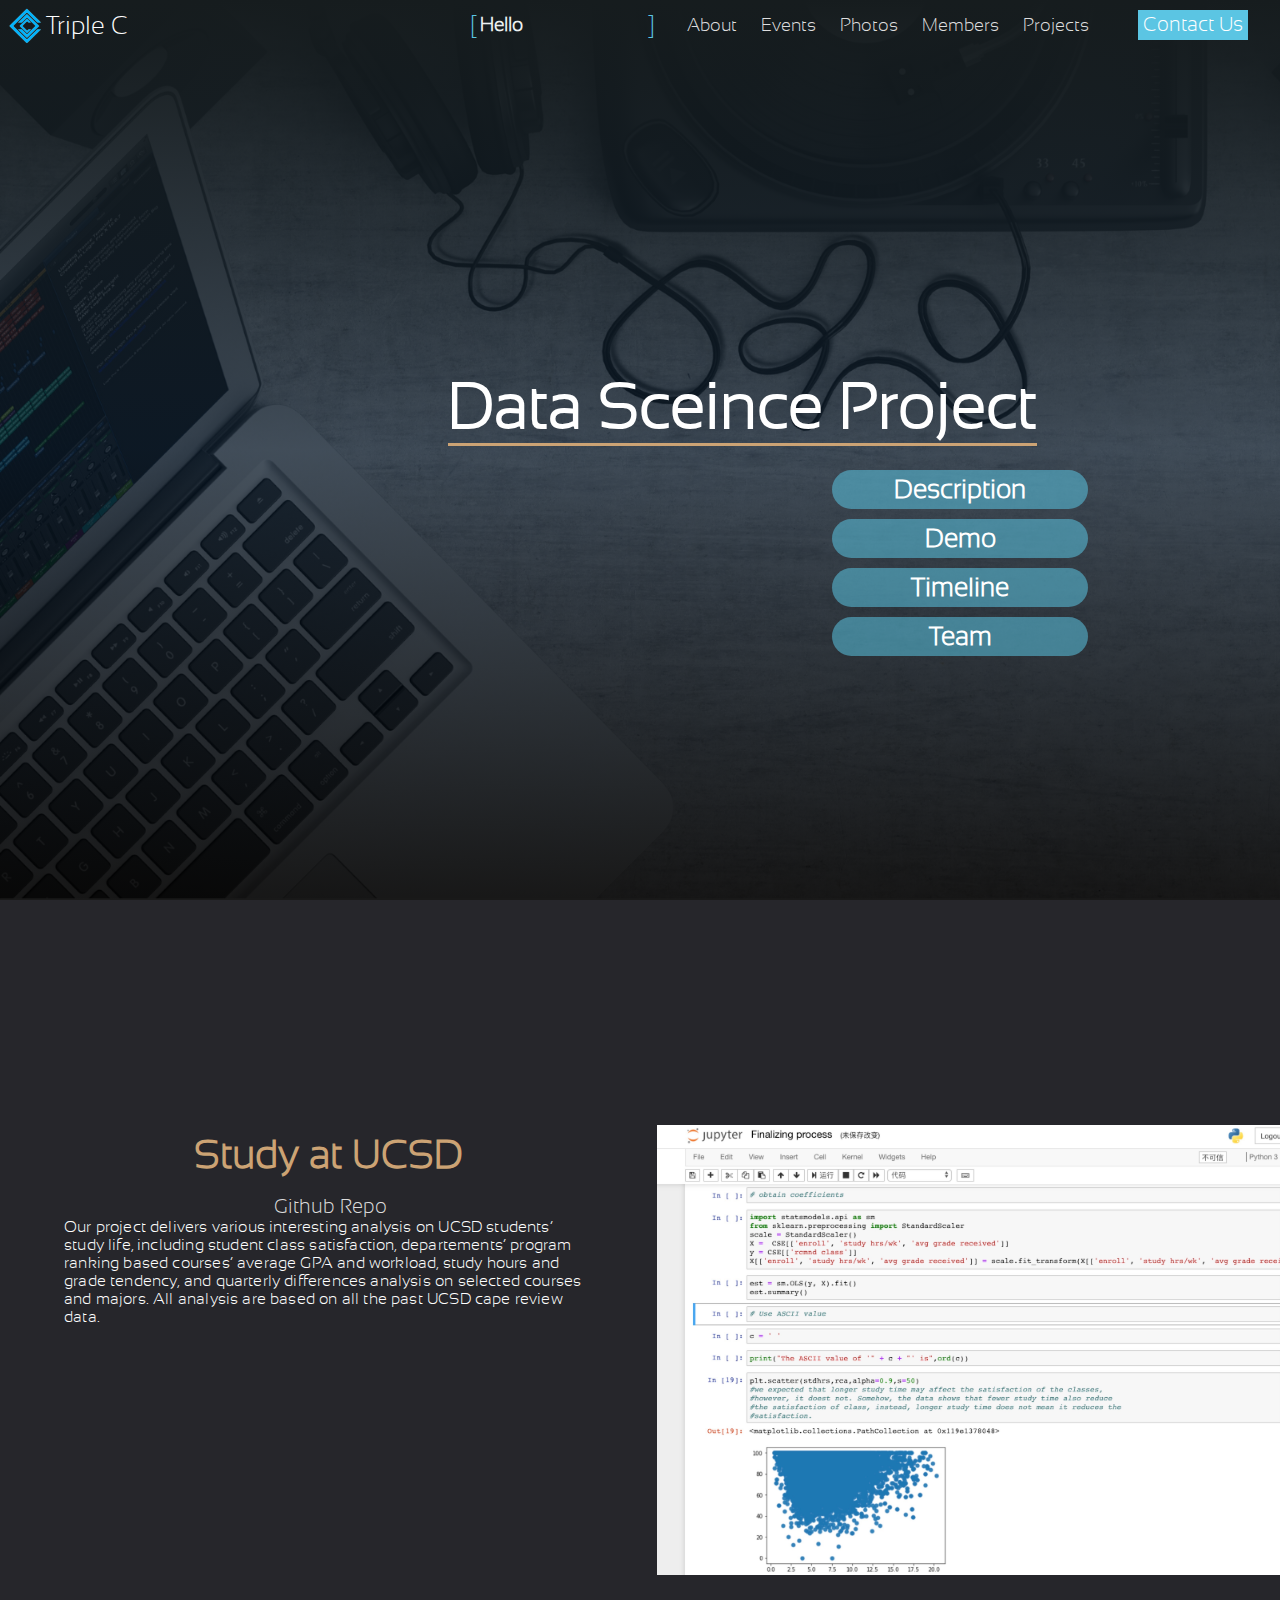
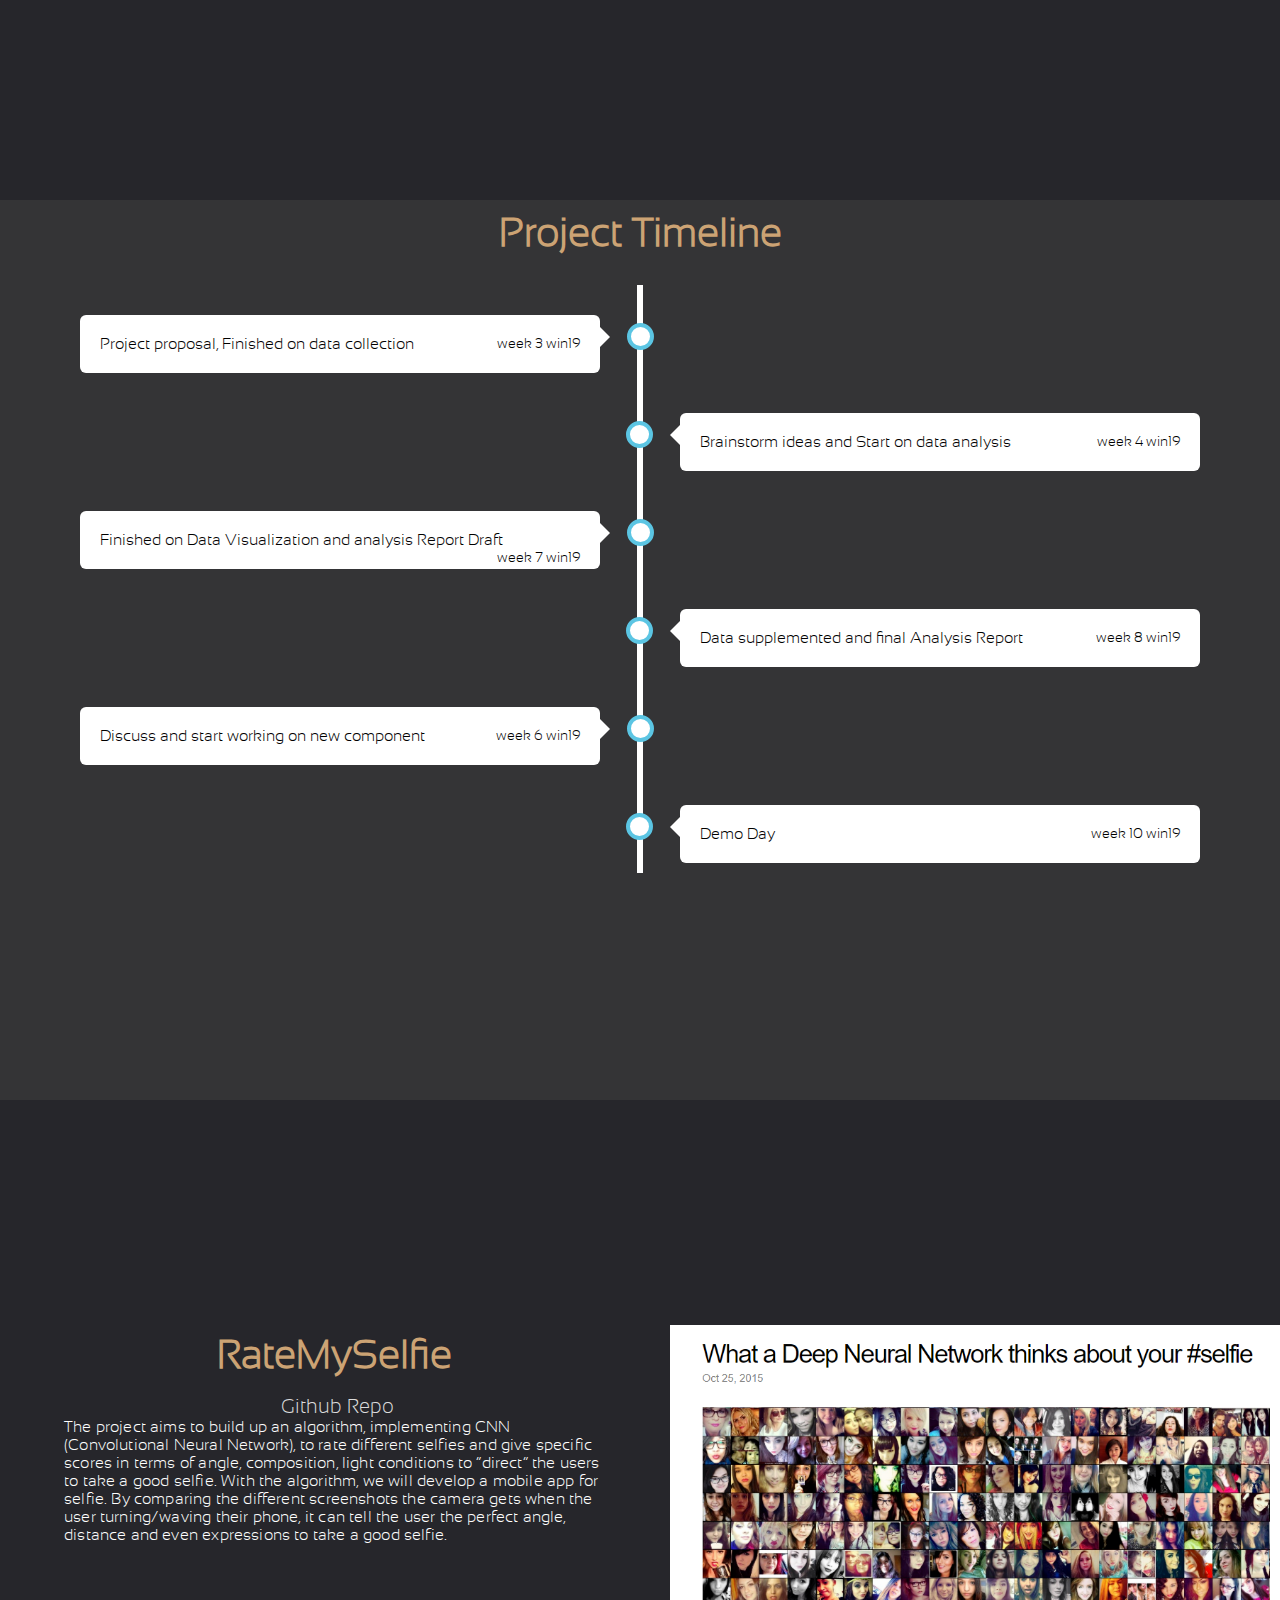
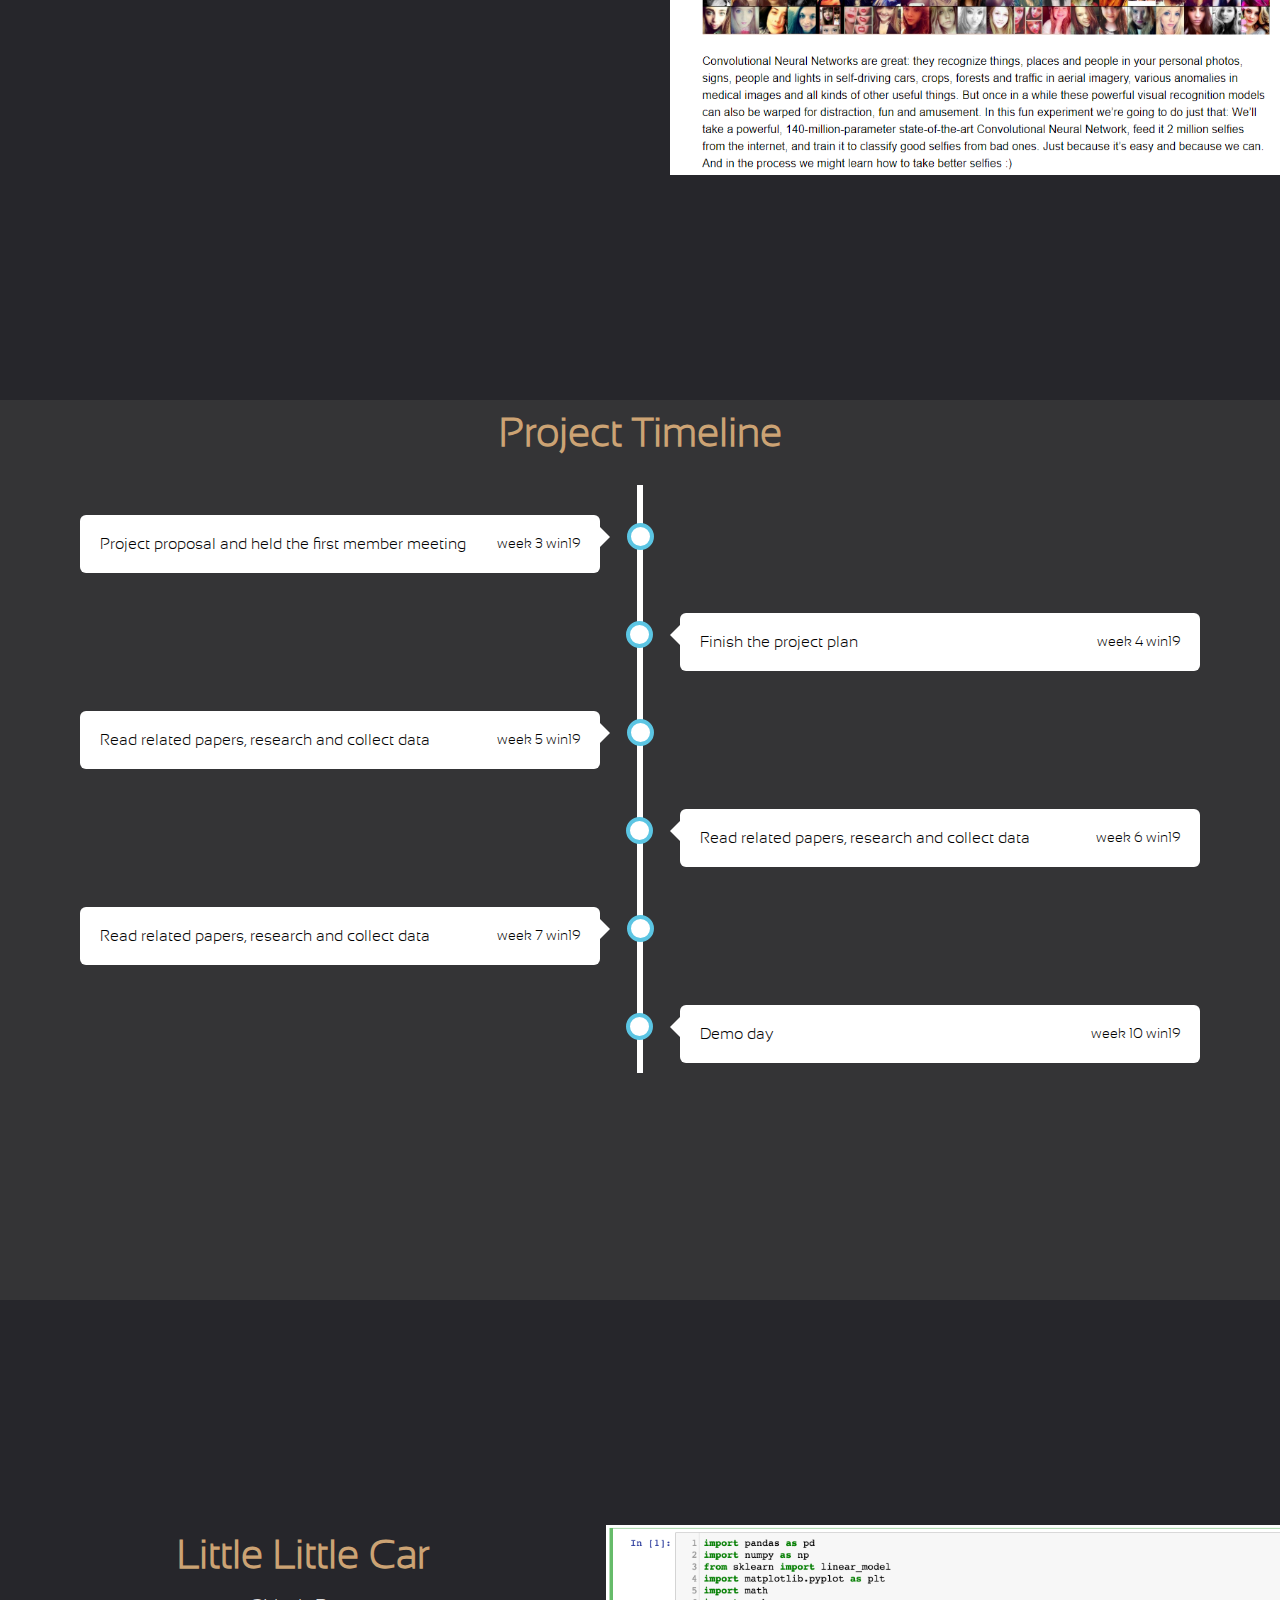
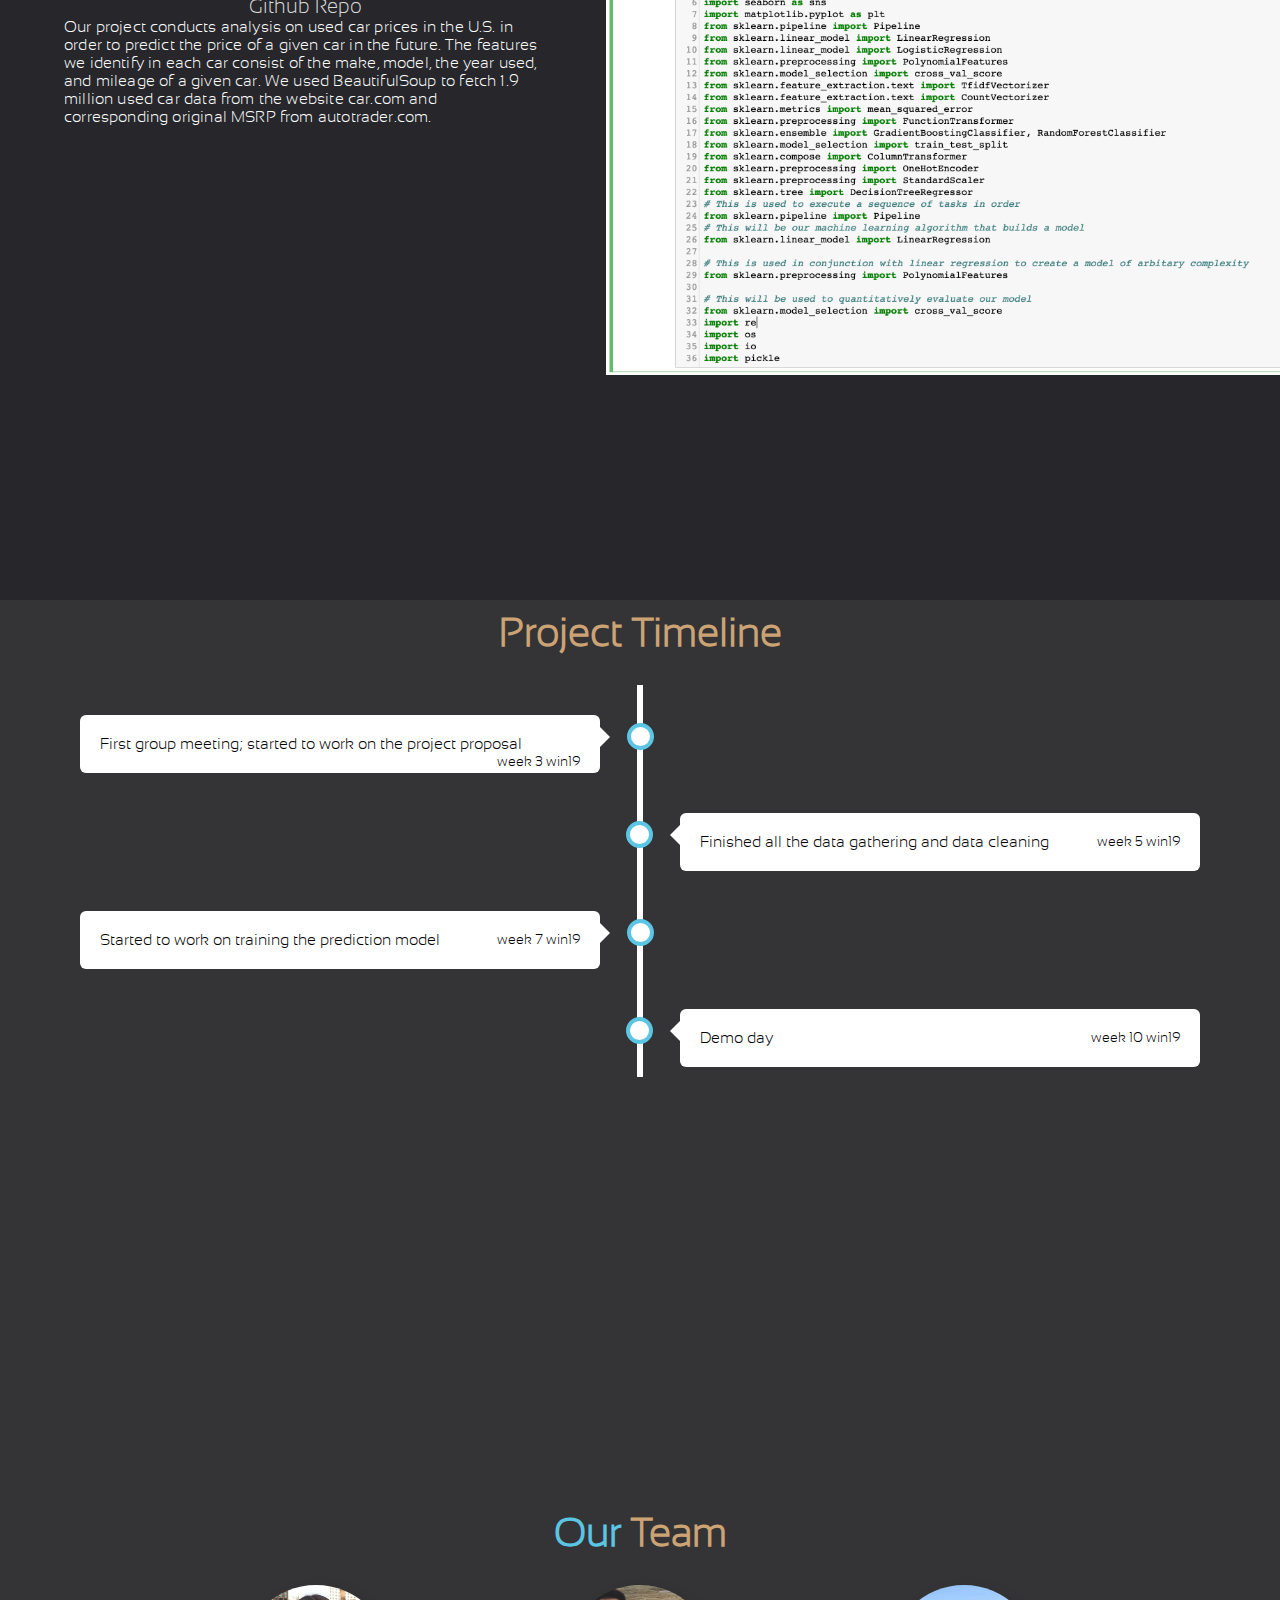
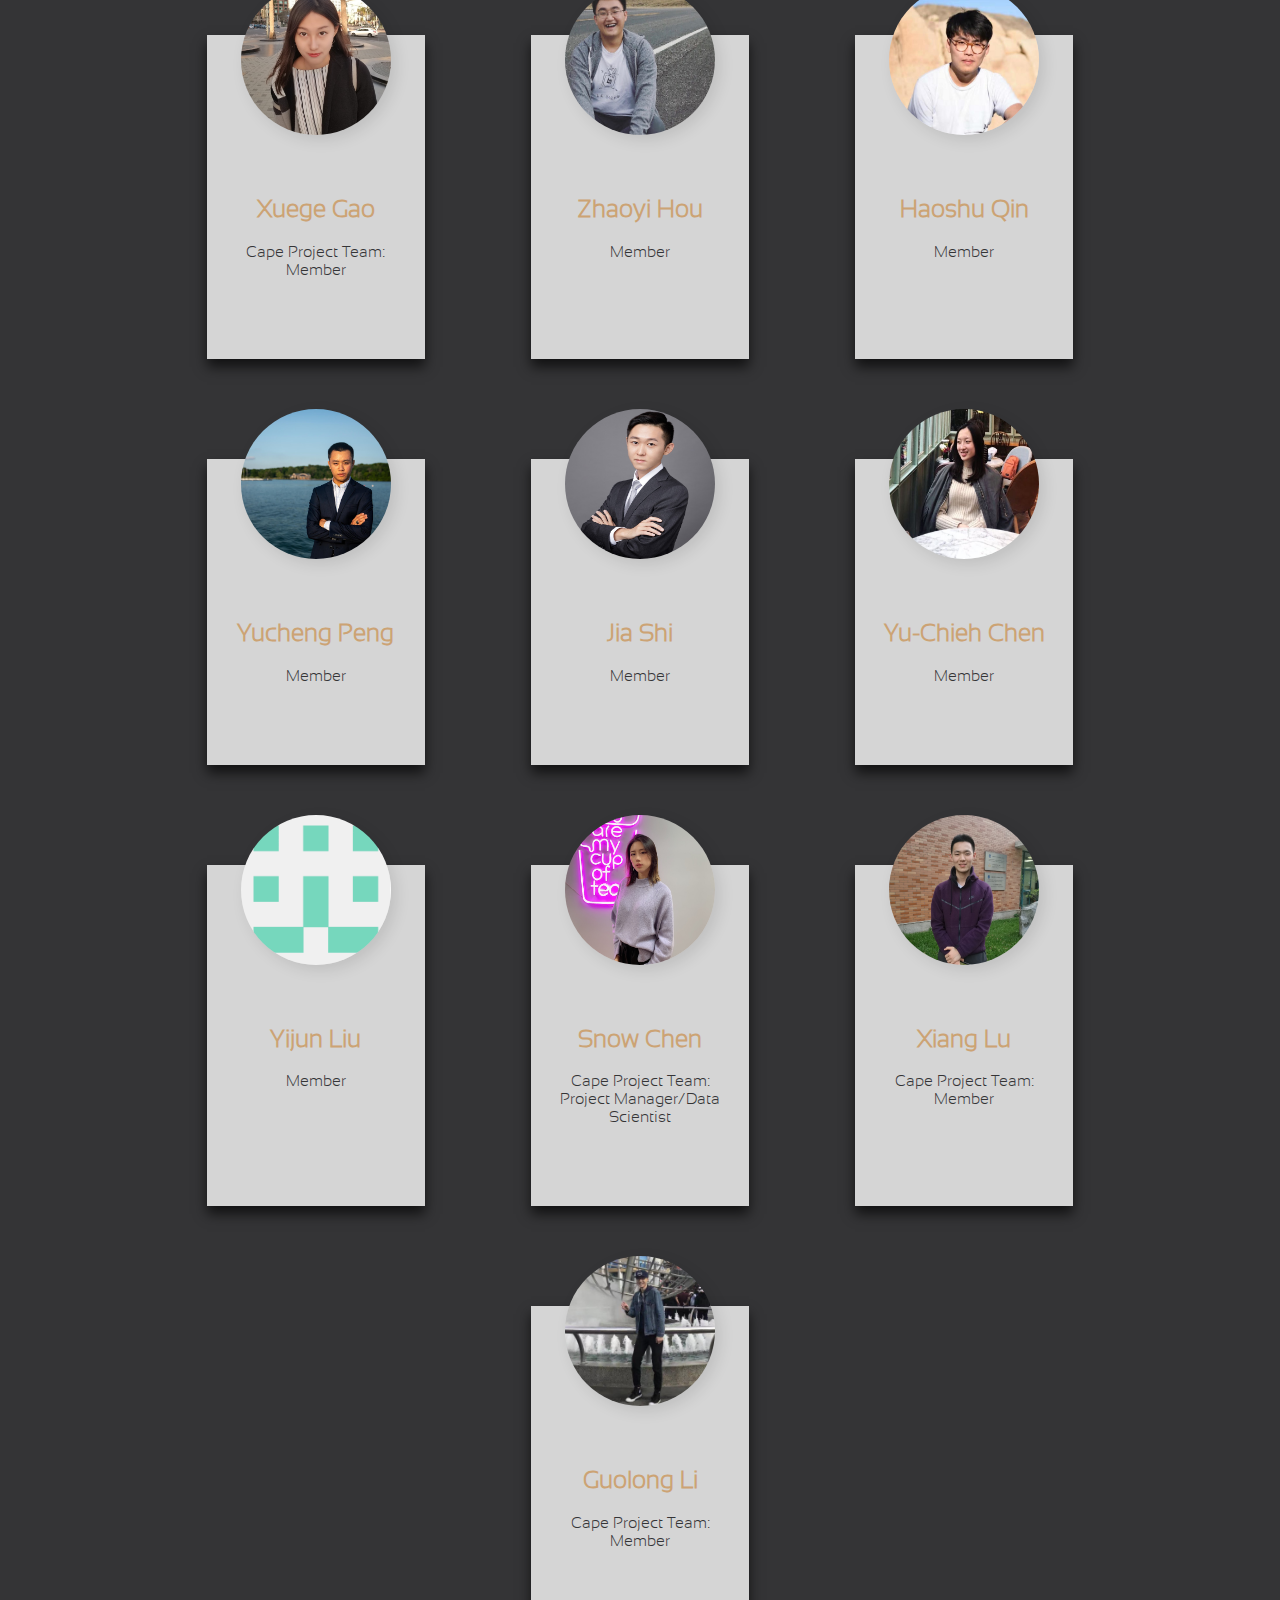
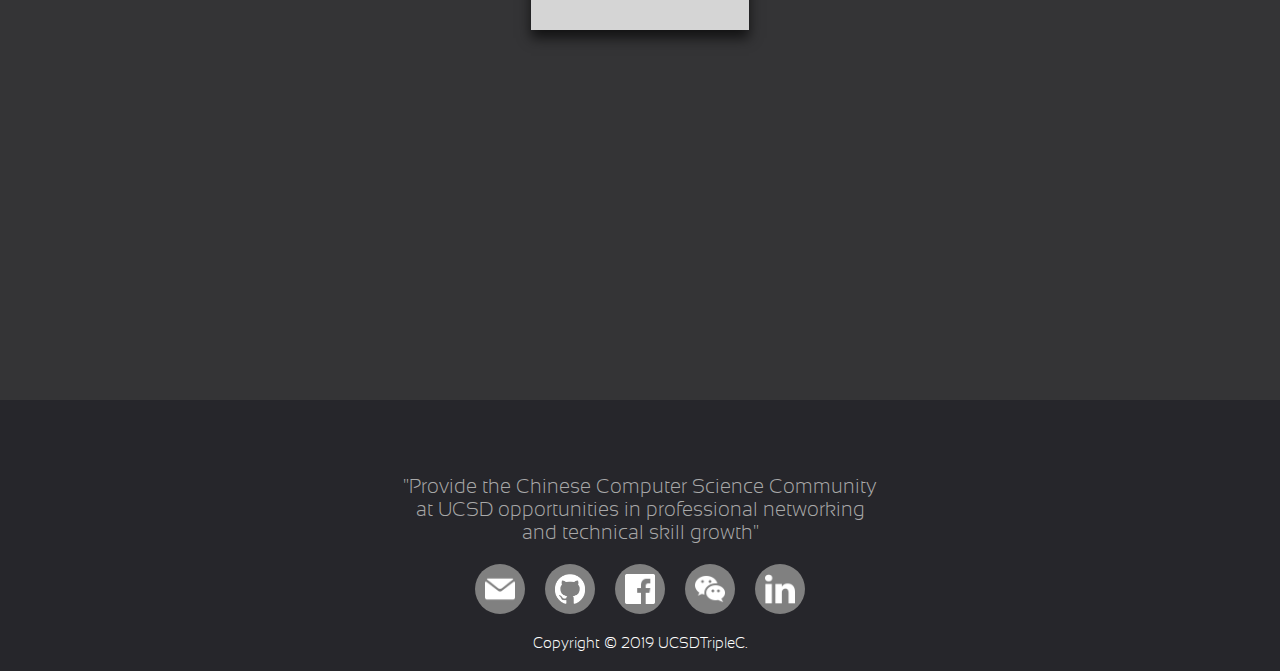
<file: projectPage_datascience.html>
<!DOCTYPE html>
<html lang="en">

<head>
	<title>Triple C Project Page</title>
	<link rel="stylesheet" type="text/css" href="css/projectPage_datascience.css">
	<meta name="viewport" content="width=device-width, initial-scale=1.0">
	<link href="https://fonts.googleapis.com/css?family=Open+Sans" rel="stylesheet">
	<link rel="stylesheet" href="https://use.fontawesome.com/releases/v5.7.1/css/all.css" integrity="sha384-fnmOCqbTlWIlj8LyTjo7mOUStjsKC4pOpQbqyi7RrhN7udi9RwhKkMHpvLbHG9Sr"
	 crossorigin="anonymous">
</head>

<body>
	<header id="projectpage_background">
		<div id="homepage_cover">
			<div class="navbar_line">
				<div class="navbar_logo">
					<button class="navbar_logo_button">
						<a href="/"><img src="Images/logo.png" alt="">
							<span>Triple C</span></a>
					</button>
				</div>
				<nav class="navbar">
					<ul class="navbar_ul_list" href="/">
						<li style="height:50px;overflow:hidden;position:relative;">
							<div id="hello_container">
								<p id="hello_container_text">
									Hello
								</p>
								<ul id="hello_container_list">
									<li class="hello_container_list_item">World !</li>
									<li class="hello_container_list_item">Triple C !</li>
									<li class="hello_container_list_item">Developers !</li>
									<li class="hello_container_list_item">Designers !</li>
								</ul>
							</div>
						</li>
						<li class="navbar_desktop_li"><a href="index.html#homepage_aboutUs">About</a></li>
	          <li class="navbar_desktop_li"><a href="index.html#announcement">Events</a></li>
	          <li class="navbar_desktop_li"><a href="index.html#homepage_photos">Photos</a></li>
	          <li class="navbar_desktop_li"><a href="Team.html">Members</a></li>
	          <li class="navbar_desktop_li"><a href="">Projects
								<i class=" fas fa-angle-down"></i>
							</a>
							<ul class="projects_li">
								<li><a href="projectPage_flyerfighter.html">FlyerFighter</a></li>
								<li><a href="projectPage_androidtryway.html">Android App</a></li>
								<li><a href="projectPage_datascience.html">Data Science</a></li>
								<li><a href="projectPage_officialwebsite.html">Official Web</a></li>
							</ul>
						</li class="navbar_desktop_li">

						<li class="navbar_mobile_li">
							<a href="ContactUs.html">
								<button id="nav_contact_button">
									Contact Us
								</button>
							</a>
						</li>
					</ul>

				</nav>
				<div id="menuToggle">
					<input type="checkbox" />
					<span></span>
					<span></span>
					<span></span>
					<ul id="nav_bar_menu">
						<a href="/">
							<li>
								<i class="fas fa-home"></i>
								Home
							</li>
						</a>
						<a href="#announcement">
							<li>
								<i class="far fa-calendar-alt"></i>
								Event Timeline
							</li>
						</a>
						<a href="#homepage_photos">
							<li>
								<i class="far fa-images"></i>
								Photo Gallery
							</li>
						</a>
						<a href="Team.html">
							<li>
								<i class="fas fa-users"></i>
								Team Members
							</li>
						</a>
						<li id="projects_list">

							<a href=""><i class="fas fa-briefcase"></i>
								Projects
								<i class="fas fa-angle-down"></i> </a>
							<ul class="projects_ul">
								<li><a href="projectPage_flyerfighter.html">FlyerFighter</a></li>
								<li><a href="projectPage_androidtryway.html">Android App</a></li>
								<li><a href="projectPage_datascience.html">Data Sceince</a></li>
								<li><a href="projectPage_officialwebsite.html">Official Web</a></li>
							</ul>
						</li>
					</ul>

				</div>
			</div>

			<div id="projectpage_title">
				<!-- <p id="projectpage_title_text">
					Data Science Project
				</p> -->
				<span id="projectpage_title_text" style="border-bottom: 3px solid #CCA374;">Data Sceince Project</span>
				<div class="tech">

					<!-- </a>
					<a href="https://www.python.org/" target="_black">
						<i class="fab fa-python"></i>
					</a> -->

				</div>
			</div>

			<div id="projectpage_navigation">
				<nav>
					<a href="#projectpage_description">Description</a>
					<a href="#projectpage_demo">Demo</a>
					<a href="#projectpage_timeline">Timeline</a>
					<a href="#projectpage_team">Team</a>
				</nav>
			</div>
	</header>

	<main id="projectpage_description">

		<div id="projectpage_description_content">

			<div class="leftbox">
				<div class="projectpage_des_content">
					<div class="projectpage_des_content_box">
						<div id="projectpage_description_subtitle">
							<h2 class="projectpage_sub_title">Study at UCSD</h2>
						</div>
						<div class="github">
							<i class="fab fa-github"></i>
							<a href="https://github.com/ucsdtriplec/dataAnalysis-Cape" target="_black">Github Repo</a>
						</div>
						<div class="des_content">
							Our project delivers various interesting analysis on UCSD students’ study life, including student class
							satisfaction, departements’ program ranking based courses’ average GPA and workload, study hours and grade
							tendency, and quarterly differences analysis on selected courses and majors. All analysis are based on all the
							past UCSD cape review data.
						</div>
					</div>

				</div>
			</div>
			<div class="rightbox">
				<img class="des_pic" src="Images/datasceinceprojectschool.jpeg">
			</div>
		</div>
	</main>

	<div id="projectpage_timeline">
		<div id="projectpage_team_subtitle">
			<h2 class="projectpage_sub_title">Project Timeline</h2>
		</div>

		<div class="timeline">
			<div class="container left">
				<div class="content">
					<span class="desc">Project proposal, Finished on data collection</span>
					<span class="date">week 3 win19</span>
				</div>

			</div>
			<div class="container right">
				<div class="content">
					<span class="desc">Brainstorm ideas and Start on data analysis</span>
					<span class="date">week 4 win19</span>

				</div>
			</div>

			<div class="container left">
				<div class="content">
					<span class="desc">Finished on Data Visualization and analysis Report Draft</span>
					<span class="date">week 7 win19</span>

				</div>
			</div>
			<div class="container right">
				<div class="content">
					<span class="desc">Data supplemented and final Analysis Report</span>
					<span class="date">week 8 win19</span>
				</div>
			</div>
			<div class="container left">
				<div class="content">
					<span class="desc">Discuss and start working on new component</span>
					<span class="date">week 6 win19</span>
				</div>
			</div>
			<div class="container right">
				<div class="content">
					<span class="desc">Demo Day</span>
					<span class="date">week 10 win19</span>
				</div>
			</div>
		</div>
	</div>


	<main id="projectpage_description">

		<div id="projectpage_description_content">

			<div class="leftbox">
				<div class="projectpage_des_content">
					<div class="projectpage_des_content_box">
						<div id="projectpage_description_subtitle">
							<h2 class="projectpage_sub_title">RateMySelfie</h2>
						</div>
						<div class="github">
							<i class="fab fa-github"></i>
							<a href="https://github.com/ucsdtriplec/dataAnalysis-Cape" target="_black">Github Repo</a>
						</div>
						<div class="des_content">
							The project aims to build up an algorithm, implementing CNN (Convolutional Neural Network), to rate different
							selfies and give specific scores in terms of angle, composition, light conditions to “direct” the users to take
							a good selfie. With the algorithm, we will develop a mobile app for selfie. By comparing the different
							screenshots the camera gets when the user turning/waving their phone, it can tell the user the perfect angle,
							distance and even expressions to take a good selfie.
						</div>
					</div>


				</div>
			</div>
			<div class="rightbox">
				<img class="des_pic" src="Images/datascienceprojectselfies.png">
			</div>
		</div>
	</main>

	<div id="projectpage_timeline">
		<div id="projectpage_team_subtitle">
			<h2 class="projectpage_sub_title">Project Timeline</h2>
		</div>

		<div class="timeline">
			<div class="container left">
				<div class="content">
					<span class="desc">Project proposal and held the first member meeting</span>
					<span class="date">week 3 win19</span>
				</div>

			</div>
			<div class="container right">
				<div class="content">
					<span class="desc">Finish the project plan</span>
					<span class="date">week 4 win19</span>

				</div>
			</div>

			<div class="container left">
				<div class="content">
					<span class="desc">Read related papers, research and collect data</span>
					<span class="date">week 5 win19</span>

				</div>
			</div>
			<div class="container right">
				<div class="content">
					<span class="desc">Read related papers, research and collect data</span>
					<span class="date">week 6 win19</span>
				</div>
			</div>
			<div class="container left">
				<div class="content">
					<span class="desc">Read related papers, research and collect data</span>
					<span class="date">week 7 win19</span>
				</div>
			</div>
			<div class="container right">
				<div class="content">
					<span class="desc">Demo day</span>
					<span class="date">week 10 win19</span>
				</div>
			</div>
		</div>
	</div>


	<main id="projectpage_description">

		<div id="projectpage_description_content">

			<div class="leftbox">
				<div class="projectpage_des_content">
					<div class="projectpage_des_content_box">
						<div id="projectpage_description_subtitle">
							<h2 class="projectpage_sub_title">Little Little Car</h2>
						</div>
						<div class="github">
							<i class="fab fa-github"></i>
							<a href="https://github.com/ucsdtriplec/dataAnalysis-Cape" target="_black">Github Repo</a>
						</div>
						<div class="des_content">
							Our project conducts analysis on used car prices in the U.S. in order to predict the price of a given car in the
							future. The features we identify in each car consist of the make, model, the year used, and mileage of a given
							car. We used BeautifulSoup to fetch 1.9 million used car data from the website car.com and corresponding
							original
							MSRP from autotrader.com.
						</div>
					</div>

				</div>
			</div>
			<div class="rightbox">
				<img class="des_pic" src="Images/datasciencecarproject">
			</div>
		</div>
	</main>


	<div id="projectpage_timeline">
		<div id="projectpage_team_subtitle">
			<h2 class="projectpage_sub_title">Project Timeline</h2>
		</div>

		<div class="timeline">
			<div class="container left">
				<div class="content">
					<span class="desc">First group meeting; started to work on the project proposal</span>
					<span class="date">week 3 win19</span>
				</div>

			</div>
			<div class="container right">
				<div class="content">
					<span class="desc">Finished all the data gathering and data cleaning</span>
					<span class="date">week 5 win19</span>

				</div>
			</div>

			<div class="container left">
				<div class="content">
					<span class="desc">Started to work on training the prediction model</span>
					<span class="date">week 7 win19</span>

				</div>
			</div>
			<div class="container right">
				<div class="content">
					<span class="desc">Demo day</span>
					<span class="date">week 10 win19</span>
				</div>
			</div>
		</div>
	</div>

	<div id="projectpage_team">
		<div id="projectpage_team_subtitle">
			<h2 class="projectpage_sub_title"><span id="changeColor">Our</span> Team</h2>
		</div>
		<div class="row">
			<div class="column">
				<div class="card">
					<img class="card_avatar" src="Images/Xuege.jpg" alt="Arow" style="width:100%">
					<div class="memberBox">
						<h2>Xuege Gao</h2>
						<p class="title">Cape Project Team: Member</p>

						<div class="social">
							<a href="https://github.com/xue396872" target="_black">
								<i class="fab fa-github"></i>
							</a>
							</a>
							<a href="mailto: xug016@ucsd.edu">
								<i class="fas fa-envelope-square"></i>
							</a>
						</div>
					</div>
				</div>
			</div>

			<div class="column">
				<div class="card">
					<img class="card_avatar" src="Images/Zhaoyi.jpg" style="width:100%">
					<div class="memberBox">
						<h2>Zhaoyi Hou</h2>
						<p class="title">Member</p>


						<div class="social">
							<a href="https://github.com/Joeyhou" target="_black">
								<i class="fab fa-github"></i>
							</a>
							<a href="mailto: z9hou@ucsd.edu">
								<i class="fas fa-envelope-square"></i>
							</a>
						</div>

					</div>
				</div>
			</div>
			<div class="column">
				<div class="card">
					<img class="card_avatar" src="Images/Haoshu.jpg" alt="Tony" style="width:100%">
					<div class="memberBox">
						<h2>Haoshu Qin</h2>
						<p class="title">Member</p>
						<div class="social">
							<a href="https://github.com/scottqin123" target="_black">
								<i class="fab fa-github"></i>
							</a>


							<a href="h5qin@ucsd.edu">
								<i class="fas fa-envelope-square"></i>
							</a>
						</div>
					</div>
				</div>
			</div>
		</div>

		<!-- second row -->
		<div class="row">
			<div class="column">
				<div class="card">
					<img class="card_avatar" src="Images/Yucheng.jpg" alt="Quinton" style="width:100%">
					<div class="memberBox">
						<h2>Yucheng Peng</h2>
						<p class="title">Member</p>
						<div class="social">
							<a href="https://github.com/ppengster" target="_black">
								<i class="fab fa-github"></i>
							</a>
							</a>
							<a href="mailto: yup074@ucsd.edu" target="_black">
								<i class="fas fa-envelope-square"></i>
							</a>
						</div>
					</div>
				</div>
			</div>

			<div class="column">
				<div class="card">
					<img class="card_avatar" src="Images/Jiashi.jpg" style="width:100%">
					<div class="memberBox">
						<h2>Jia Shi</h2>
						<p class="title">Member</p>

						<div class="social">
							<a href="www.linkedin.com/in/elvishelvisshi" target="_black">
								<i class="fab fa-linkedin"></i>
							</a>
							<a href="https://github.com/ElvishElvis" target="_black">
								<i class="fab fa-github"></i>
							</a>
							</a>
							<a href="mailto: jis283@ucsd.edu" target="_black">
								<i class="fas fa-envelope-square"></i>
							</a>
						</div>
					</div>
				</div>
			</div>

			<div class="column">
				<div class="card">
					<img class="card_avatar" src="Images/Yu.jpeg" style="width:100%">
					<div class="memberBox">
						<h2>Yu-Chieh Chen</h2>
						<p class="title">Member</p>

						<div class="social">
							<a href="https://github.com/yuc399" target="_black">
								<i class="fab fa-github"></i>
							</a>
							</a>
							<a href="mailto: yuc399@ucsd.edu">
								<i class="fas fa-envelope-square"></i>
							</a>
						</div>
					</div>
				</div>
			</div>
		</div>
		<!-- Third row -->
		<div class="row">


			<div class="column">
				<div class="card">
					<img class="card_avatar" src="Images/Unknown.png" style="width:100%">
					<div class="memberBox">
						<h2>Yijun Liu</h2>
						<p class="title">Member</p>
						<div class="social">

							<a href="mailto: yil724@ucsd.edu">
								<i class="fas fa-envelope-square"></i>
							</a>
						</div>
					</div>
				</div>
			</div>

			<div class="column">
				<div class="card">
					<img class="card_avatar" src="Images/Snow.JPG" style="width:100%">
					<div class="memberBox">
						<h2>Snow Chen</h2>
						<p class="title">Cape Project Team: Project Manager/Data Scientist</p>

						<div class="social">
							<a href="https://www.linkedin.com/in/snow-chen/" target="_black">
								<i class="fab fa-linkedin"></i>
							</a>
							<a href="https://github.com/yuc309" target="_black">
								<i class="fab fa-github"></i>
							</a>
							</a>
							<a href="mailto: yuc309@ucsd.edu">
								<i class="fas fa-envelope-square"></i>
							</a>
						</div>
					</div>
				</div>
			</div>

			<div class="column">
				<div class="card">
					<img class="card_avatar" src="Images/Xiang.jpg" style="width:100%">
					<div class="memberBox">
						<h2>Xiang Lu</h2>
						<p class="title">Cape Project Team: Member</p>

						<div class="social">
							<a href="https://www.linkedin.com/in/xiang-lu-392964152/" target="_black">
								<i class="fab fa-linkedin"></i>
							</a>
							<a href="https://github.com/Xiangluxiang" target="_black">
								<i class="fab fa-github"></i>
							</a>
							</a>
							<a href="mailto: xil621@ucsd.edu">
								<i class="fas fa-envelope-square"></i>
							</a>
						</div>
					</div>
				</div>
			</div>

			<div class="column">
				<div class="card">
					<img class="card_avatar" src="Images/Guolong.jpg" style="width:100%">
					<div class="memberBox">
						<h2>Guolong Li</h2>
						<p class="title">Cape Project Team: Member</p>

						<div class="social">
							<a href="https://github.com/gul055" target="_black">
								<i class="fab fa-github"></i>
							</a>
							</a>
							<a href="mailto: gul055@ucsd.edu">
								<i class="fas fa-envelope-square"></i>
							</a>
						</div>
					</div>
				</div>
			</div>
		</div>
	</div>

	<!-- footer section -->

	<footer id="homepage_footer_container">

		<div id="homepage_footer_main_box">
		  <div id="homepage_footer_mission_title">
			"Provide the Chinese Computer Science Community at UCSD opportunities in professional networking and technical
			skill growth"
		  </div>
		  <div id="footer_icon_container">
			<div class="homepage_footer_icons" onclick="window.open('mailto:ucsdtriplec@gmail.com')">
			  <div id="homepage_footer_widget_mail" class="homepage_footer_widgets">
			  </div>
			</div>
			<div class="homepage_footer_icons" onclick="window.open ('https://github.com/ucsdtriplec')">
			  <div id="homepage_footer_widget_github" class="homepage_footer_widgets">
			  </div>
			</div>

			<div class="homepage_footer_icons" onclick="window.open ('https://github.com/ucsdtriplec')">
			  <div id="homepage_footer_widget_facebook" class="homepage_footer_widgets">
			  </div>
			</div>

			<div class="homepage_footer_icons" onmouseover="showImg('wechat')" onmouseout="hideImg('wechat')">

			  <div id="homepage_footer_widget_wechat" class="homepage_footer_widgets">
				<img id='wechat' src="../Images/wechatQR.JPG">
			  </div>

			</div>

			<div class="homepage_footer_icons" onclick="window.open('https://www.linkedin.com/company/ucsd-chinese-computer-community/')">
			  <div id="homepage_footer_widget_linkedin" class="homepage_footer_widgets">
			  </div>
			</div>

		  </div>
		  <div id="copyright">
			Copyright &copy 2019 UCSDTripleC.
		  </div>
		</div>
	  </footer>


</body>

<script>
	 function showImg(id)
      {
        document.getElementById(id).style.opacity = 1;
        document.getElementById(id).style.zIndex = "1";
      }

      function hideImg(id){
        document.getElementById(id).style.opacity = 0;
        document.getElementById(id).style.zIndex = "-1";

      }
</script>

</html>
</file>
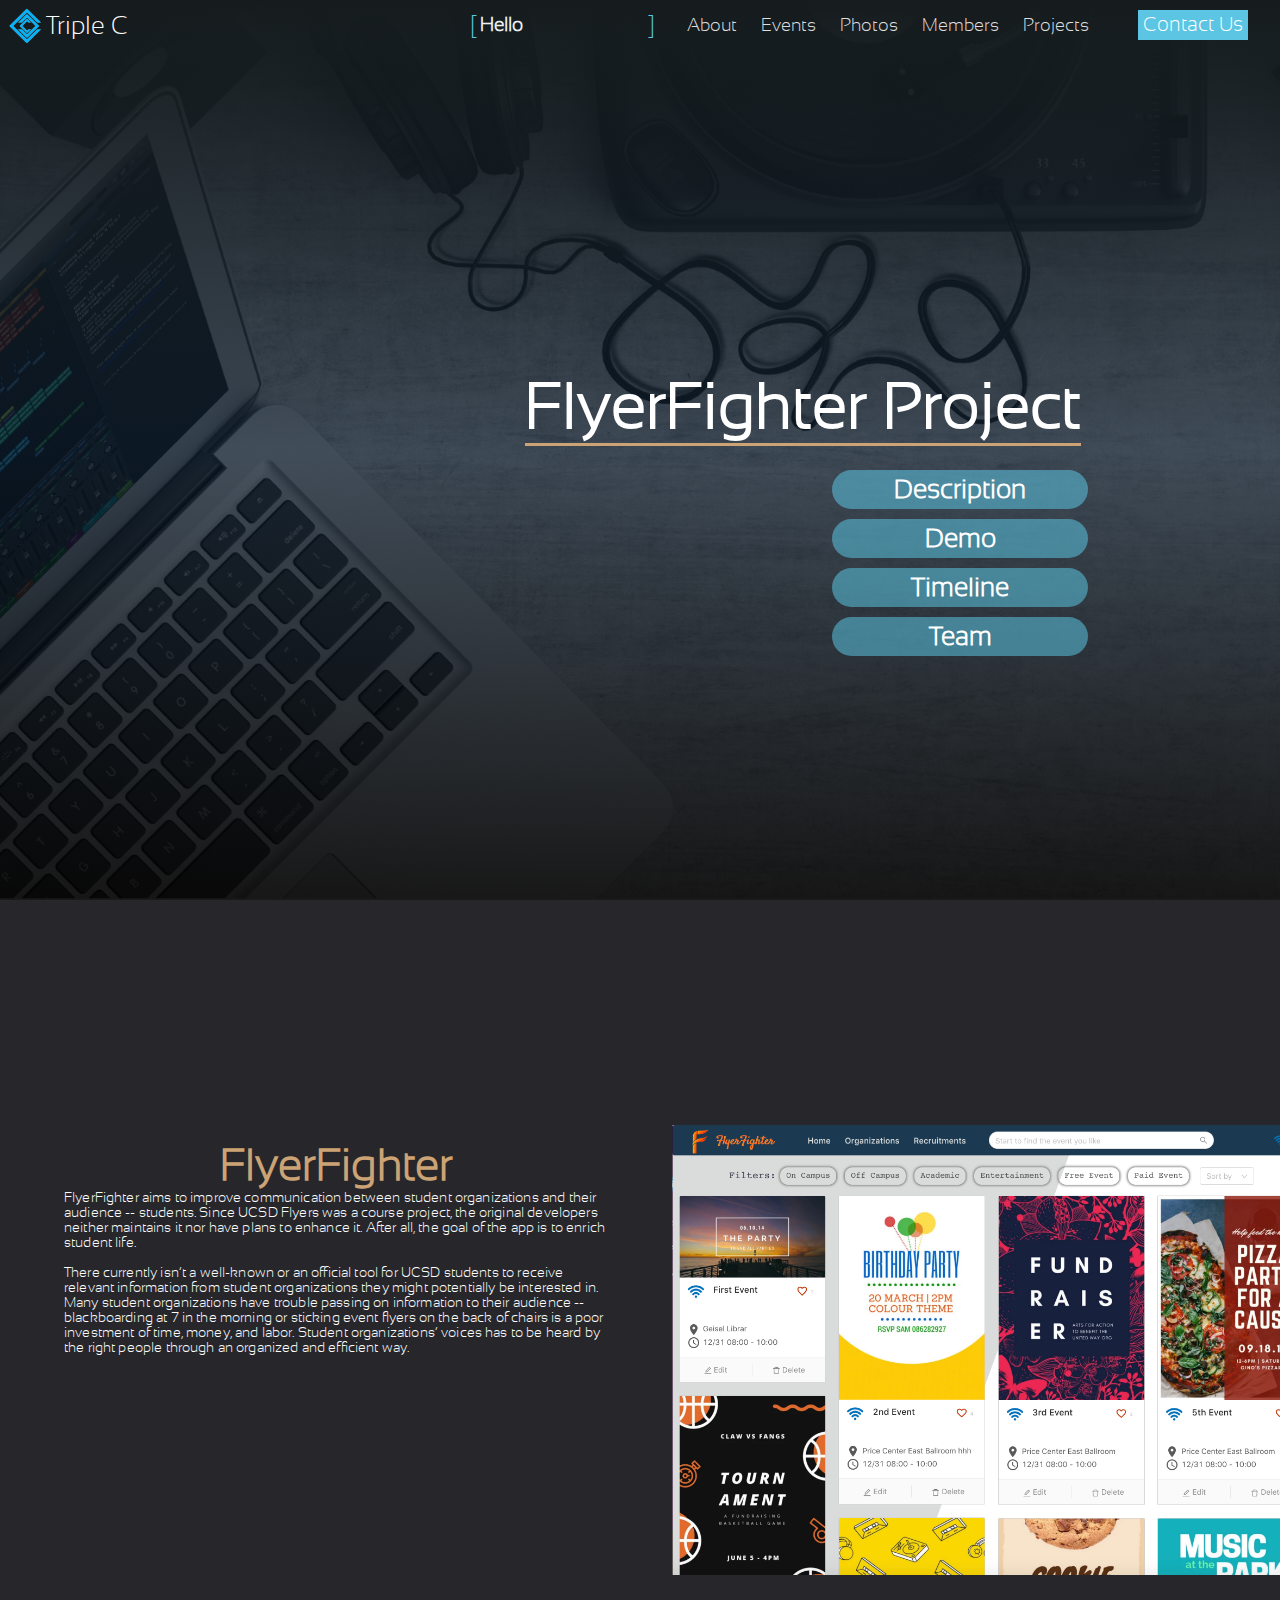
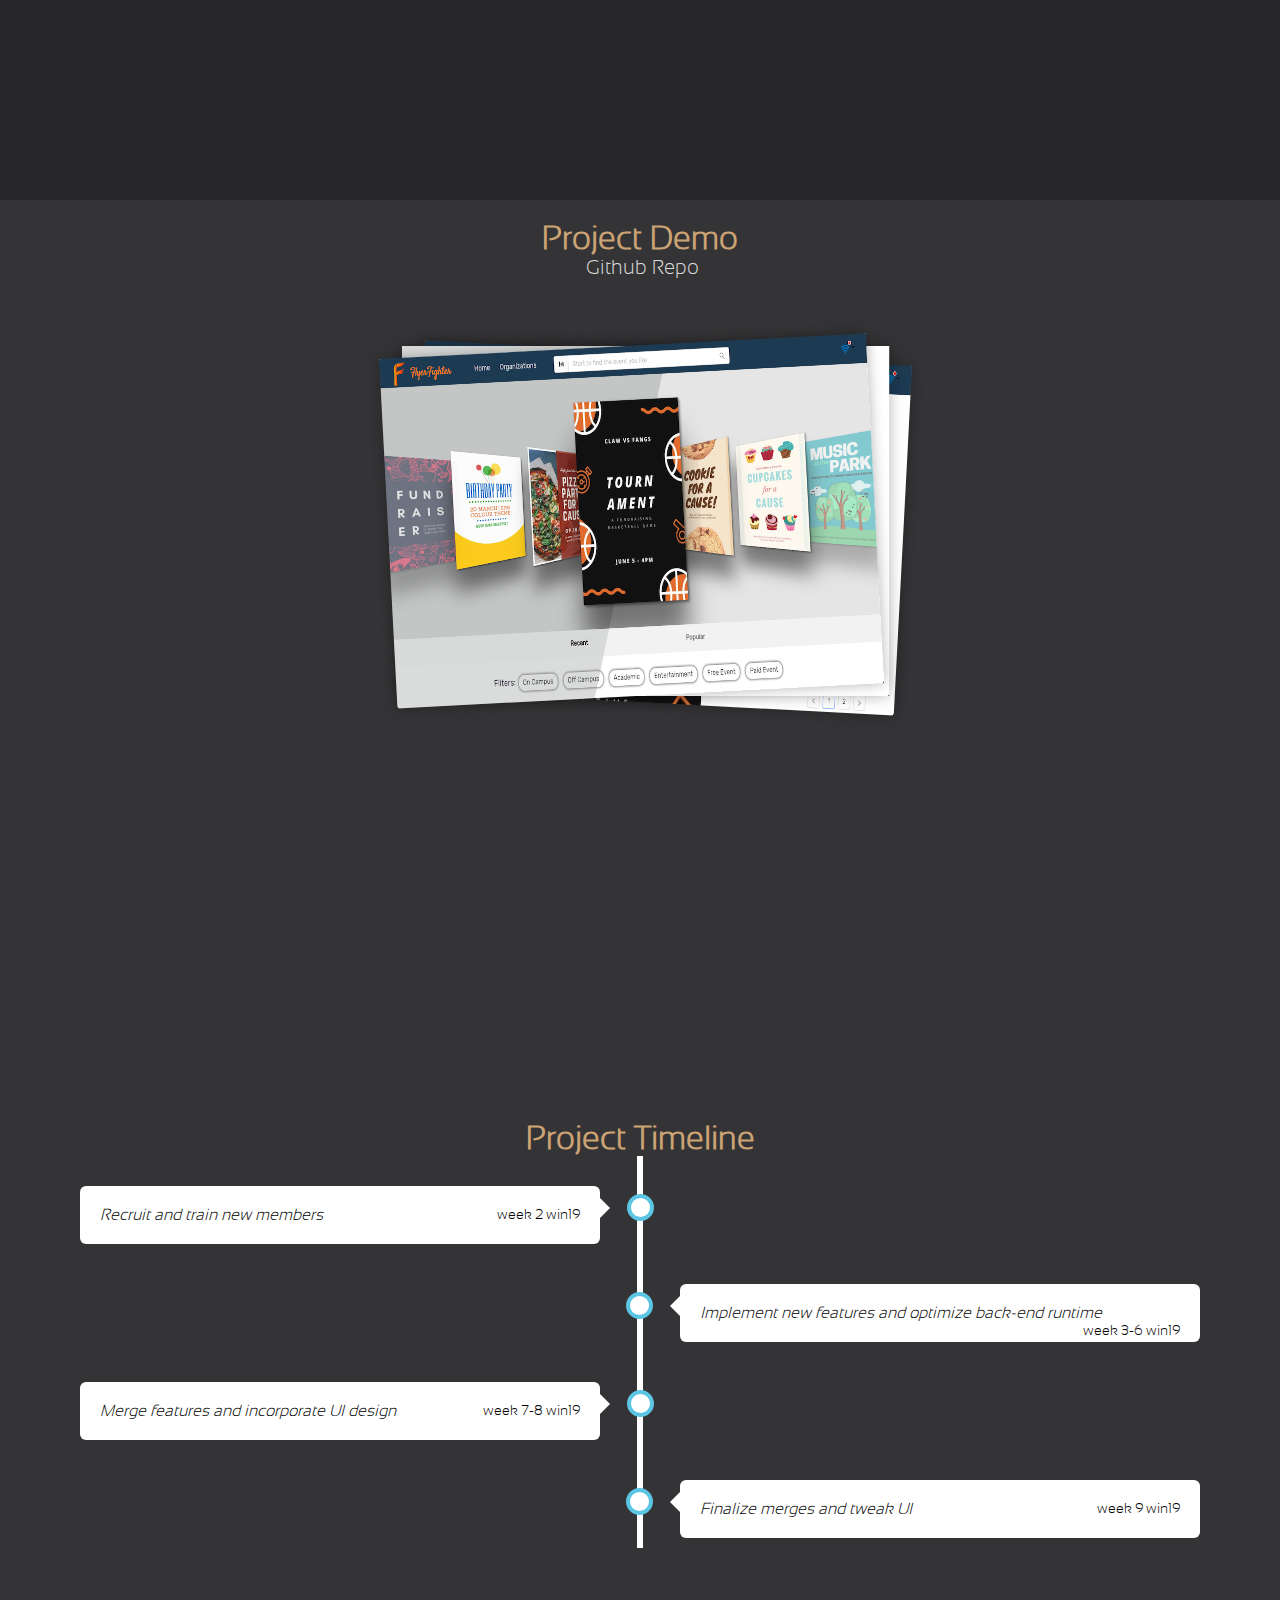
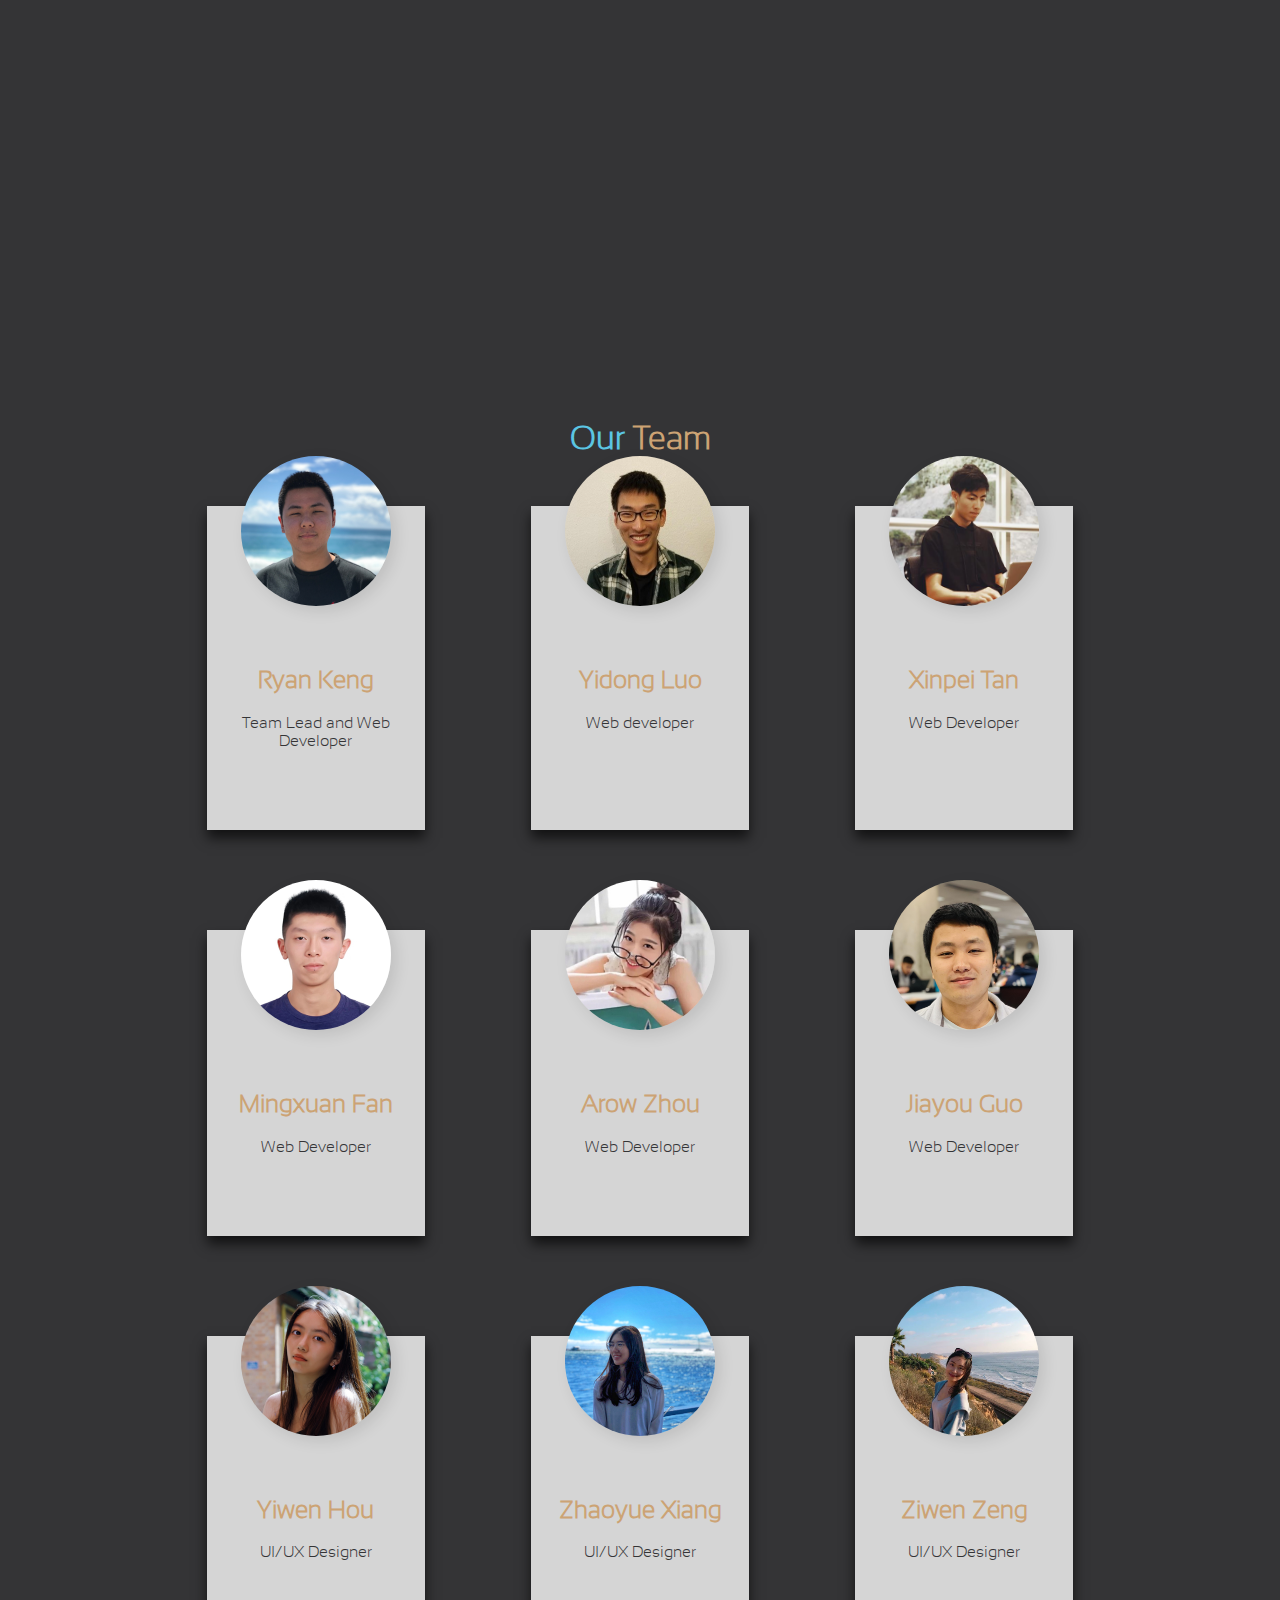
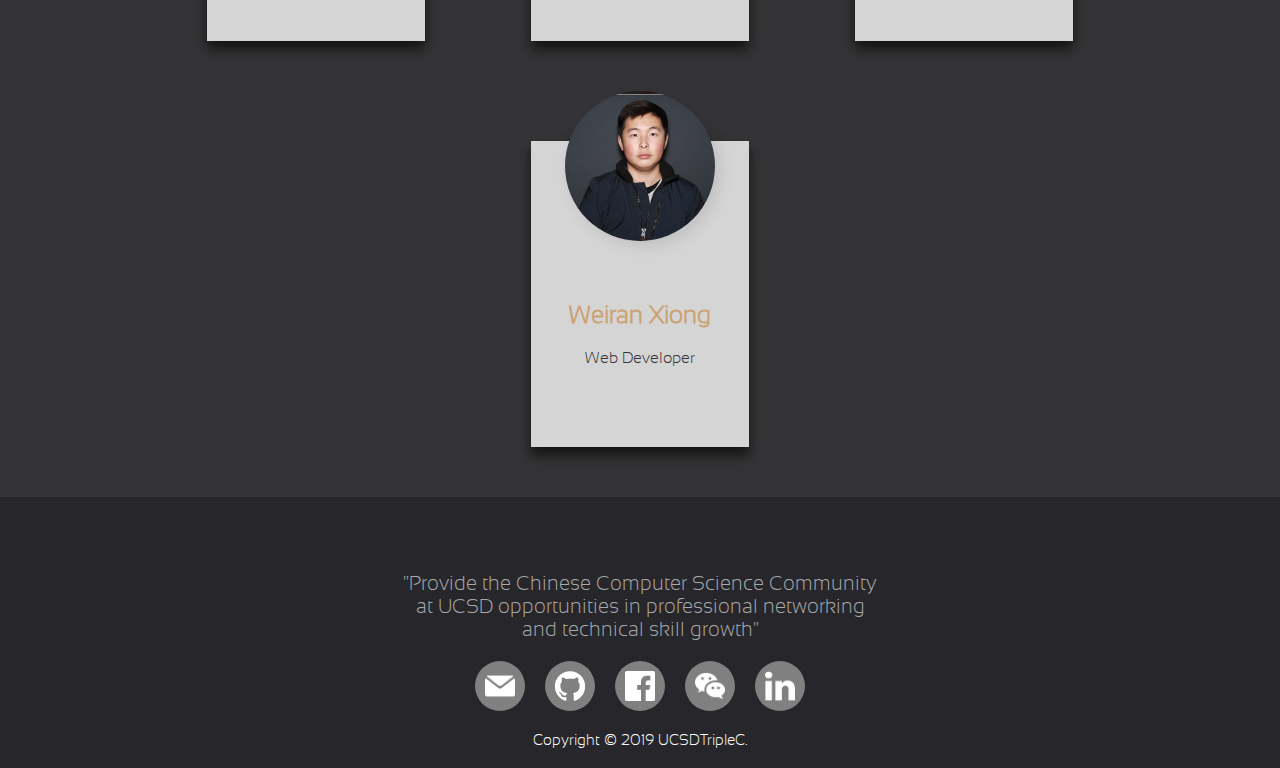
<file: projectPage_flyerfighter.html>
<!DOCTYPE html>
<html lang="en">

<head>
	<title>Triple C Project Page</title>
	<link rel="stylesheet" type="text/css" href="css/projectPage_flyerfighter.css">
	<meta name="viewport" content="width=device-width, initial-scale=1.0">
	<link href="https://fonts.googleapis.com/css?family=Open+Sans" rel="stylesheet">
	<link rel="stylesheet" href="https://use.fontawesome.com/releases/v5.7.1/css/all.css" integrity="sha384-fnmOCqbTlWIlj8LyTjo7mOUStjsKC4pOpQbqyi7RrhN7udi9RwhKkMHpvLbHG9Sr"
	 crossorigin="anonymous">
</head>

<body>
	<header id="projectpage_background">
		<div id="homepage_cover">
			<div class="navbar_line">
				<div class="navbar_logo">
					<button class="navbar_logo_button">
						<a href="/"><img src="Images/logo.png" alt="">
							<span>Triple C</span></a>
					</button>
				</div>
				<nav class="navbar">
					<ul class="navbar_ul_list" href="/">
						<li style="height:50px;overflow:hidden;position:relative;">
							<div id="hello_container">
								<p id="hello_container_text">
									Hello
								</p>
								<ul id="hello_container_list">
									<li class="hello_container_list_item">World !</li>
									<li class="hello_container_list_item">Triple C !</li>
									<li class="hello_container_list_item">Developers !</li>
									<li class="hello_container_list_item">Designers !</li>
								</ul>
							</div>
						</li>
						<li class="navbar_desktop_li"><a href="index.html#homepage_aboutUs">About</a></li>
	          <li class="navbar_desktop_li"><a href="index.html#announcement">Events</a></li>
	          <li class="navbar_desktop_li"><a href="index.html#homepage_photos">Photos</a></li>
	          <li class="navbar_desktop_li"><a href="Team.html">Members</a></li>
	          <li class="navbar_desktop_li"><a href="">Projects
								<i class=" fas fa-angle-down"></i>
							</a>
							<ul class="projects_li">
								<li><a href="projectPage_flyerfighter.html">FlyerFighter</a></li>
								<li><a href="projectPage_androidtryway.html">Android App</a></li>
								<li><a href="projectPage_datascience.html">Data Science</a></li>
								<li><a href="projectPage_officialwebsite.html">Official Web</a></li>
							</ul>
						</li class="navbar_desktop_li">

						<li class="navbar_mobile_li">
							<a href="ContactUs.html">
								<button id="nav_contact_button">
									Contact Us
								</button>
							</a>
						</li>
					</ul>

				</nav>
				<div id="menuToggle">
					<input type="checkbox" />
					<span></span>
					<span></span>
					<span></span>
					<ul id="nav_bar_menu">
						<a href="/">
							<li>
								<i class="fas fa-home"></i>
								Home
							</li>
						</a>
						<a href="#announcement">
							<li>
								<i class="far fa-calendar-alt"></i>
								Event Timeline
							</li>
						</a>
						<a href="#homepage_photos">
							<li>
								<i class="far fa-images"></i>
								Photo Gallery
							</li>
						</a>
						<a href="Team.html">
							<li>
								<i class="fas fa-users"></i>
								Team Members
							</li>
						</a>
						<li id="projects_list">

							<a href=""><i class="fas fa-briefcase"></i>
								Projects
								<i class="fas fa-angle-down"></i> </a>
							<ul class="projects_ul">
								<li><a href="projectPage_flyerfighter.html">FlyerFighter</a></li>
								<li><a href="projectPage_androidtryway.html">Android App</a></li>
								<li><a href="projectPage_datascience.html">Data Sceince</a></li>
								<li><a href="projectPage_officialwebsite.html">Official Web</a></li>
							</ul>
						</li>
					</ul>

				</div>
			</div>

			<!-- <div id="projectpage_title">
				<p id="projectpage_title_text">
					FlyerFighter Project
				</p>
				<div class="tech">
					<a href="https://reactjs.org/" target="_black">
						<i class="fab fa-react"></i>
					</a>
				</div>
			</div>

			<div id="projectpage_navigation">
				<nav>
					<a href="#projectpage_description">Description</a>
					<a href="#projectpage_demo">Demo</a>
					<a href="#projectpage_timeline">Timeline</a>
					<a href="#projectpage_team">Team</a>
				</nav>
			</div> -->
			<div id="projectpage_title">
				<!-- <p id="projectpage_title_text">
					Data Science Project
				</p> -->
				<span id="projectpage_title_text" style="border-bottom: 3px solid #CCA374;">FlyerFighter Project</span>
				<div class="tech">

					<!-- </a>
					<a href="https://www.python.org/" target="_black">
						<i class="fab fa-python"></i>
					</a> -->

				</div>
			</div>

			<div id="projectpage_navigation">
				<nav>
					<a href="#projectpage_description">Description</a>
					<a href="#projectpage_demo">Demo</a>
					<a href="#projectpage_timeline">Timeline</a>
					<a href="#projectpage_team">Team</a>
				</nav>
			</div>
	</header>

	<main id="projectpage_description">

		<div id="projectpage_description_content">

			<div class="leftbox">
				<div class="projectpage_des_content">
					<div class="projectpage_des_content_box">
						<div id="projectpage_description_subtitle">
							<h2 class="projectpage_sub_title">FlyerFighter</h2>
						</div>

						<div class="des_content">
							FlyerFighter aims to improve communication between student organizations and their audience -- students. Since
							UCSD Flyers was a course project, the original developers neither maintains it nor have plans to enhance it.
							After all, the goal of the app is to enrich student life. <br><br>There currently isn’t a well-known or an
							official tool for UCSD students to receive relevant information from student organizations they might
							potentially be interested in. Many student organizations have trouble passing on information to their audience
							-- blackboarding at 7 in the morning or sticking event flyers on the back of chairs is a poor investment of
							time, money, and labor. Student organizations’ voices has to be heard by the right people through an organized
							and efficient way.
						</div>
					</div>

				</div>
			</div>
			<div class="rightbox">
				<img class="des_pic" src="Images/Flyerfighter.png">
			</div>
		</div>
	</main>


	<div id="projectpage_demo">
		<div id="projectpage_demo_subtitle">
			<h1 class="projectpage_sub_title">Project Demo
			</h1>
		</div>
		<div class="github">
			<i class="fab fa-github"></i>
			<a href="https://github.com/ucsdtriplec/ucsdtriplec.github.io" target="_black">Github Repo</a>
		</div>

		<div id="imgstack">
			<a href="" target="_black"><img src="Images/ff_demo1.png" alt /></a>
			<a href="" target="_black"><img src="Images/ff_demo2.png" alt /></a>
			<a href="" target="_black"><img src="Images/ff_demo3.png" alt /></a>
		</div>

	</div>


	<div id="projectpage_timeline">
		<div id="projectpage_team_subtitle">
			<h2 class="projectpage_sub_title">Project Timeline</h2>
		</div>

		<div class="timeline">
			<div class="container left">
				<div class="content">
					<span class="desc">Recruit and train new members</span>
					<span class="date">week 2 win19</span>
				</div>

			</div>
			<div class="container right">
				<div class="content">
					<span class="desc">Implement new features and optimize back-end runtime</span>
					<span class="date">week 3-6 win19</span>

				</div>
			</div>

			<div class="container left">
				<div class="content">
					<span class="desc">Merge features and incorporate UI design</span>
					<span class="date">week 7-8 win19</span>

				</div>
			</div>
			<div class="container right">
				<div class="content">
					<span class="desc">Finalize merges and tweak UI</span>
					<span class="date">week 9 win19</span>
				</div>
			</div>

		</div>
	</div>

	<div id="projectpage_team">
		<div id="projectpage_team_subtitle">
			<h2 class="projectpage_sub_title"><span id="changeColor">Our</span> Team</h2>
		</div>
		<div class="row">
			<div class="column">
				<div class="card">
					<img class="card_avatar" src="Images/Ryan.png" alt="Arow" style="width:100%">
					<div class="memberBox">
						<h2>Ryan Keng</h2>
						<p class="title">Team Lead and Web Developer</p>

						<div class="social">
							<a href="https://www.linkedin.com/in/ryan-keng/" target="_black">
								<i class="fab fa-linkedin"></i>
							</a>
							<a href="https://github.com/rkeng" target="_black">
								<i class="fab fa-github"></i>
							</a>
							</a>
							<a href="mailto: rkeng@ucsd.edu">
								<i class="fas fa-envelope-square"></i>
							</a>
						</div>
					</div>
				</div>
			</div>

			<div class="column">
				<div class="card">
					<img class="card_avatar" src="Images/Yidong.png" style="width:100%">
					<div class="memberBox">
						<h2>Yidong Luo</h2>
						<p class="title">Web developer</p>
						<div class="social">
							<a href="https://www.linkedin.com/in/roy-yidong-%E2%AD%90%EF%B8%8F%E2%AD%90%EF%B8%8F%E2%AD%90%EF%B8%8F%E2%AD%90%EF%B8%8F%E2%AD%90%EF%B8%8F-luo-90809014a/"
							 target="_black">
								<i class="fab fa-linkedin"></i>
							</a>
							<a href="https://github.com/lhwlyd" target="_black">
								<i class="fab fa-github"></i>
							</a>
							</a>
							<a href="mailto: yil623@ucsd.edu">
								<i class="fas fa-envelope-square"></i>
							</a>
						</div>
					</div>
				</div>
			</div>
			<div class="column">
				<div class="card">
					<img class="card_avatar" src="Images/Tony.png" alt="Tony" style="width:100%">
					<div class="memberBox">
						<h2>Xinpei Tan</h2>
						<p class="title">Web Developer</p>
						<div class="social">
							<a href="https://www.linkedin.com/in/xinpei-tan" target="_black">
								<i class="fab fa-linkedin"></i>
							</a>
							<a href="https://github.com/widmonstertony" target="_black">
								<i class="fab fa-github"></i>
							</a>


							<a href="xit054@ucsd.edu">
								<i class="fas fa-envelope-square"></i>
							</a>
						</div>
					</div>
				</div>
			</div>
		</div>

		<!-- second row -->
		<div class="row">
			<div class="column">
				<div class="card">
					<img class="card_avatar" src="Images/Mingxuan.png" alt="Quinton" style="width:100%">
					<div class="memberBox">
						<h2>Mingxuan Fan</h2>
						<p class="title">Web Developer</p>
						<div class="social">
							<a href="https://www.linkedin.com/in/%E6%98%8E%E8%BD%A9-%E8%8C%83-b67634170/" target="_black">
								<i class="fab fa-linkedin"></i>
							</a>
							<a href="https://github.com/PTRFmX" target="_black">
								<i class="fab fa-github"></i>
							</a>
							</a>
							<a href="mailto: mfan@ucsd.edu" target="_black">
								<i class="fas fa-envelope-square"></i>
							</a>
						</div>
					</div>
				</div>
			</div>

			<div class="column">
				<div class="card">
					<img class="card_avatar" src="Images/Arow.png" alt="Arow" style="width:100%">
					<div class="memberBox">
						<h2>Arow Zhou</h2>
						<p class="title">Web Developer</p>

						<div class="social">
							<a href="https://www.linkedin.com/in/xinruizhou" target="_black">
								<i class="fab fa-linkedin"></i>
							</a>
							<a href="https://github.com/XINRUIZHOU" target="_black">
								<i class="fab fa-github"></i>
							</a>
							</a>
							<a href="mailto: x9zhou@ucsd.edu">
								<i class="fas fa-envelope-square"></i>
							</a>
						</div>
					</div>
				</div>
			</div>

			<div class="column">
				<div class="card">
					<img class="card_avatar" src="Images/Jiayou.png" style="width:100%">
					<div class="memberBox">
						<h2>Jiayou Guo</h2>
						<p class="title">Web Developer</p>
						<div class="social">
							<a href="https://www.linkedin.com/in/jiayou-guo-b16195152/">
								<i class="fab fa-linkedin"></i>
							</a>
							<a href="https://github.com/Joyfal" target="_black">
								<i class="fab fa-github"></i>
							</a>
							</a>
							<a href="mailto: jig139@ucsd.edu">
								<i class="fas fa-envelope-square"></i>
							</a>
						</div>
					</div>
				</div>
			</div>



		</div>
		<!-- Third row -->
		<div class="row">
			<div class="column">
				<div class="card">
					<img class="card_avatar" src="Images/Yiwen.png" style="width:100%">
					<div class="memberBox">
						<h2>Yiwen Hou</h2>
						<p class="title">UI/UX Designer</p>

						<div class="social">
							<a href="https://www.linkedin.com/in/yiwen-hou-18866b15b/" target="_black">
								<i class="fab fa-linkedin"></i>
							</a>
							<a href="https://github.com/YvonneHou98" target="_black">
								<i class="fab fa-github"></i>
							</a>
							</a>
							<a href="mailto: yih267@ucsd.edu" target="_black">
								<i class="fas fa-envelope-square"></i>
							</a>
						</div>
					</div>
				</div>
			</div>

			<div class="column">
				<div class="card">
					<img class="card_avatar" src="Images/Zhaoyue.png" style="width:100%">
					<div class="memberBox">
						<h2>Zhaoyue Xiang</h2>
						<p class="title">UI/UX Designer</p>

						<div class="social">
							<a href="https://www.linkedin.com/in/zhaoyue-staci-xiang-448206149/">
								<i class="fab fa-linkedin"></i>
							</a>
							<a href="https://github.com/lazlock" target="_black">
								<i class="fab fa-github"></i>
							</a>
							</a>
							<a href="mailto: z8xiang@ucsd.edu">
								<i class="fas fa-envelope-square"></i>
							</a>
						</div>
					</div>
				</div>
			</div>

			<div class="column">
				<div class="card">
					<img class="card_avatar" src="Images/Ziwen.jpg" style="width:100%">
					<div class="memberBox">
						<h2>Ziwen Zeng</h2>
						<p class="title">UI/UX Designer</p>

						<div class="social">
							<a href="https://www.linkedin.com/in/ziwen-zeng-846084151/">
								<i class="fab fa-linkedin"></i>
							</a>
							<a href="https://github.com/Krystal224" target="_black">
								<i class="fab fa-github"></i>
							</a>
							</a>
							<a href="mailto: ziz236@ucsd.edu">
								<i class="fas fa-envelope-square"></i>
							</a>
						</div>
					</div>
				</div>
			</div>

		</div>

		<!-- Fourth row -->
		<div class="row">
			<div class="column">
				<div class="card">
					<img class="card_avatar" src="Images/Weiran.png" style="width:100%">
					<div class="memberBox">
						<h2>Weiran Xiong</h2>
						<p class="title">Web Developer</p>

						<div class="social">
							<a href="https://www.linkedin.com/in/weiranxiong" target="_black">
								<i class="fab fa-linkedin"></i>
							</a>
							<a href="https://github.com/weiranx/" target="_black">
								<i class="fab fa-github"></i>
							</a>
							</a>
							<a href="mailto: wex062@ucsd.edu" target="_black">
								<i class="fas fa-envelope-square"></i>
							</a>
						</div>
					</div>
				</div>
			</div>
		</div>

		<!-- footer section -->
		<footer id="homepage_footer_container">

				<div id="homepage_footer_main_box">
				  <div id="homepage_footer_mission_title">
					"Provide the Chinese Computer Science Community at UCSD opportunities in professional networking and technical
					skill growth"
				  </div>
				  <div id="footer_icon_container">
					<div class="homepage_footer_icons" onclick="window.open('mailto:ucsdtriplec@gmail.com')">
					  <div id="homepage_footer_widget_mail" class="homepage_footer_widgets">
					  </div>
					</div>
					<div class="homepage_footer_icons" onclick="window.open ('https://github.com/ucsdtriplec')">
					  <div id="homepage_footer_widget_github" class="homepage_footer_widgets">
					  </div>
					</div>

					<div class="homepage_footer_icons" onclick="window.open ('https://github.com/ucsdtriplec')">
					  <div id="homepage_footer_widget_facebook" class="homepage_footer_widgets">
					  </div>
					</div>

					<div class="homepage_footer_icons" onmouseover="showImg('wechat')" onmouseout="hideImg('wechat')">

					  <div id="homepage_footer_widget_wechat" class="homepage_footer_widgets">
						<img id='wechat' src="../Images/wechatQR.JPG">
					  </div>

					</div>

					<div class="homepage_footer_icons" onclick="window.open('https://www.linkedin.com/company/ucsd-chinese-computer-community/')">
					  <div id="homepage_footer_widget_linkedin" class="homepage_footer_widgets">
					  </div>
					</div>

				  </div>
				  <div id="copyright">
					Copyright &copy 2019 UCSDTripleC.
				  </div>
				</div>
			  </footer>

		<script>

		function showImg(id)
      {
        document.getElementById(id).style.opacity = 1;
        document.getElementById(id).style.zIndex = "1";
      }

      function hideImg(id){
        document.getElementById(id).style.opacity = 0;
        document.getElementById(id).style.zIndex = "-1";

      }
		</script>

</body>

</html>
</file>
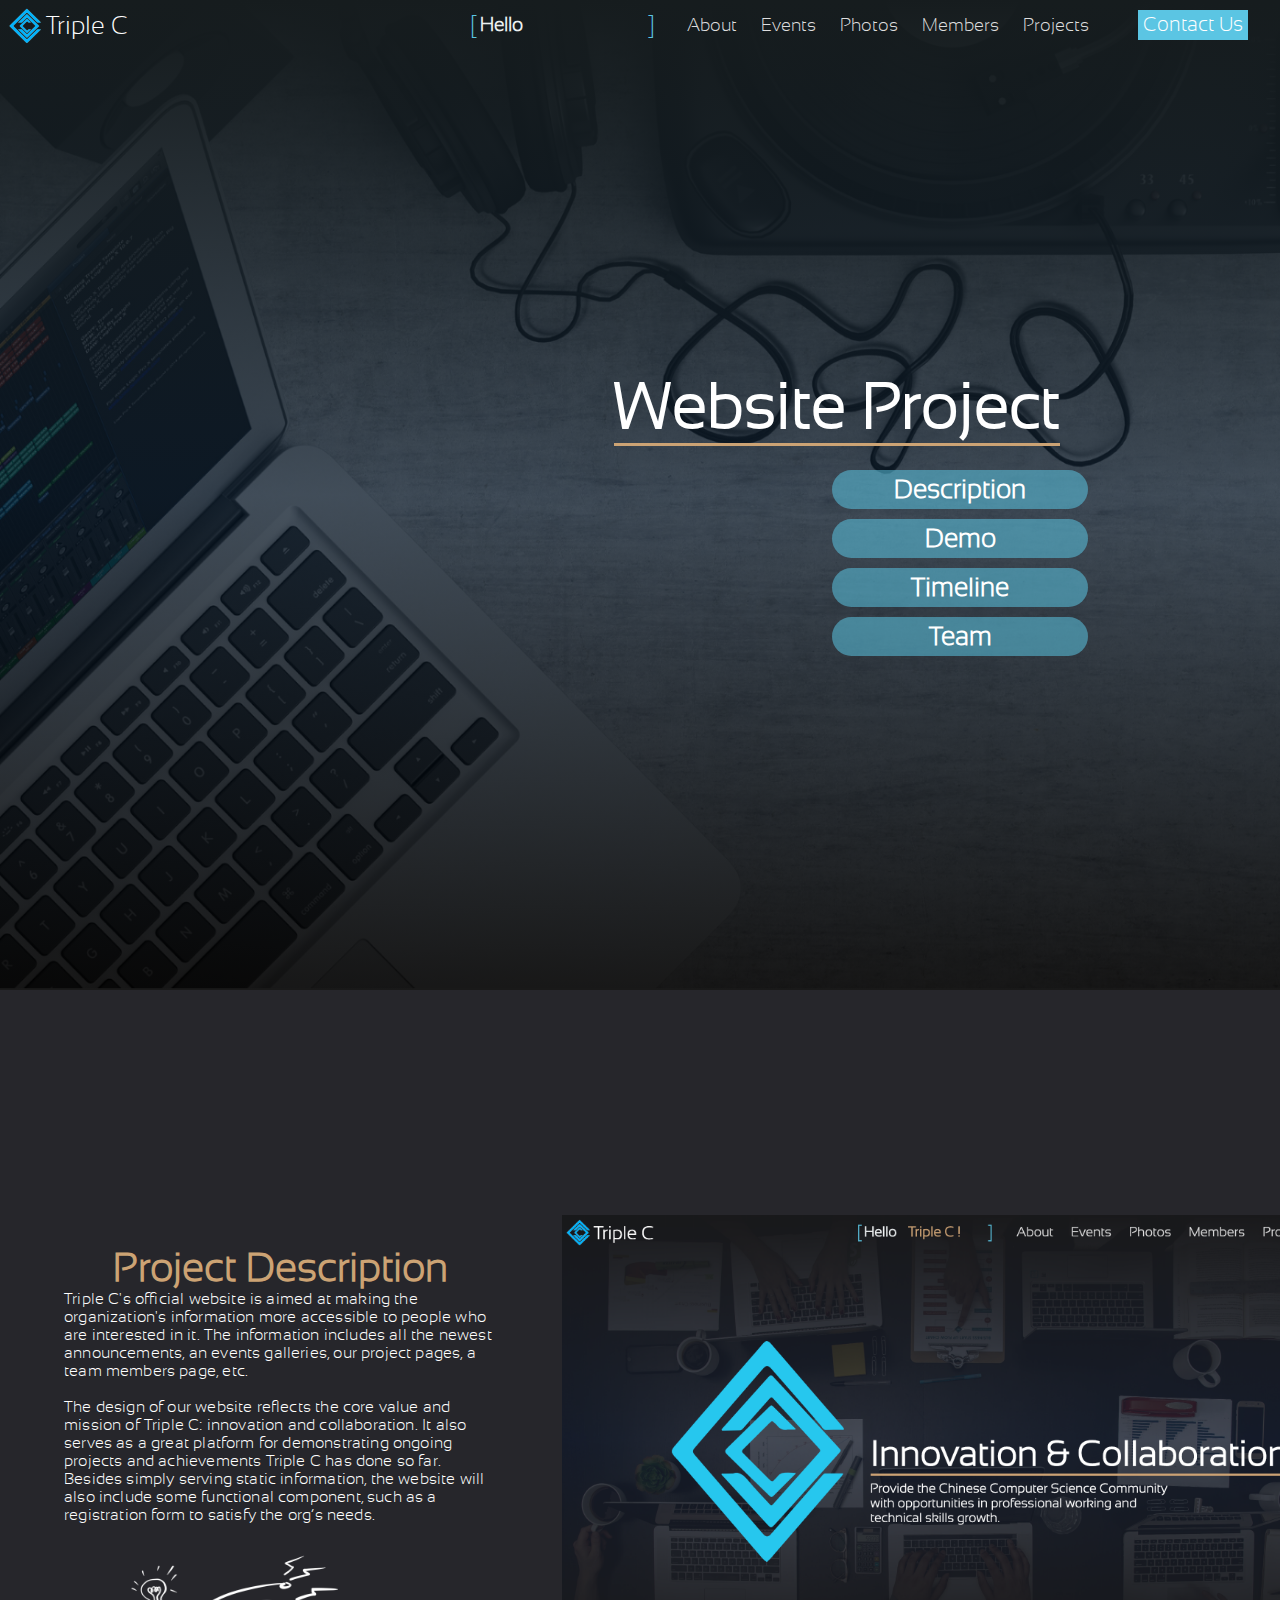
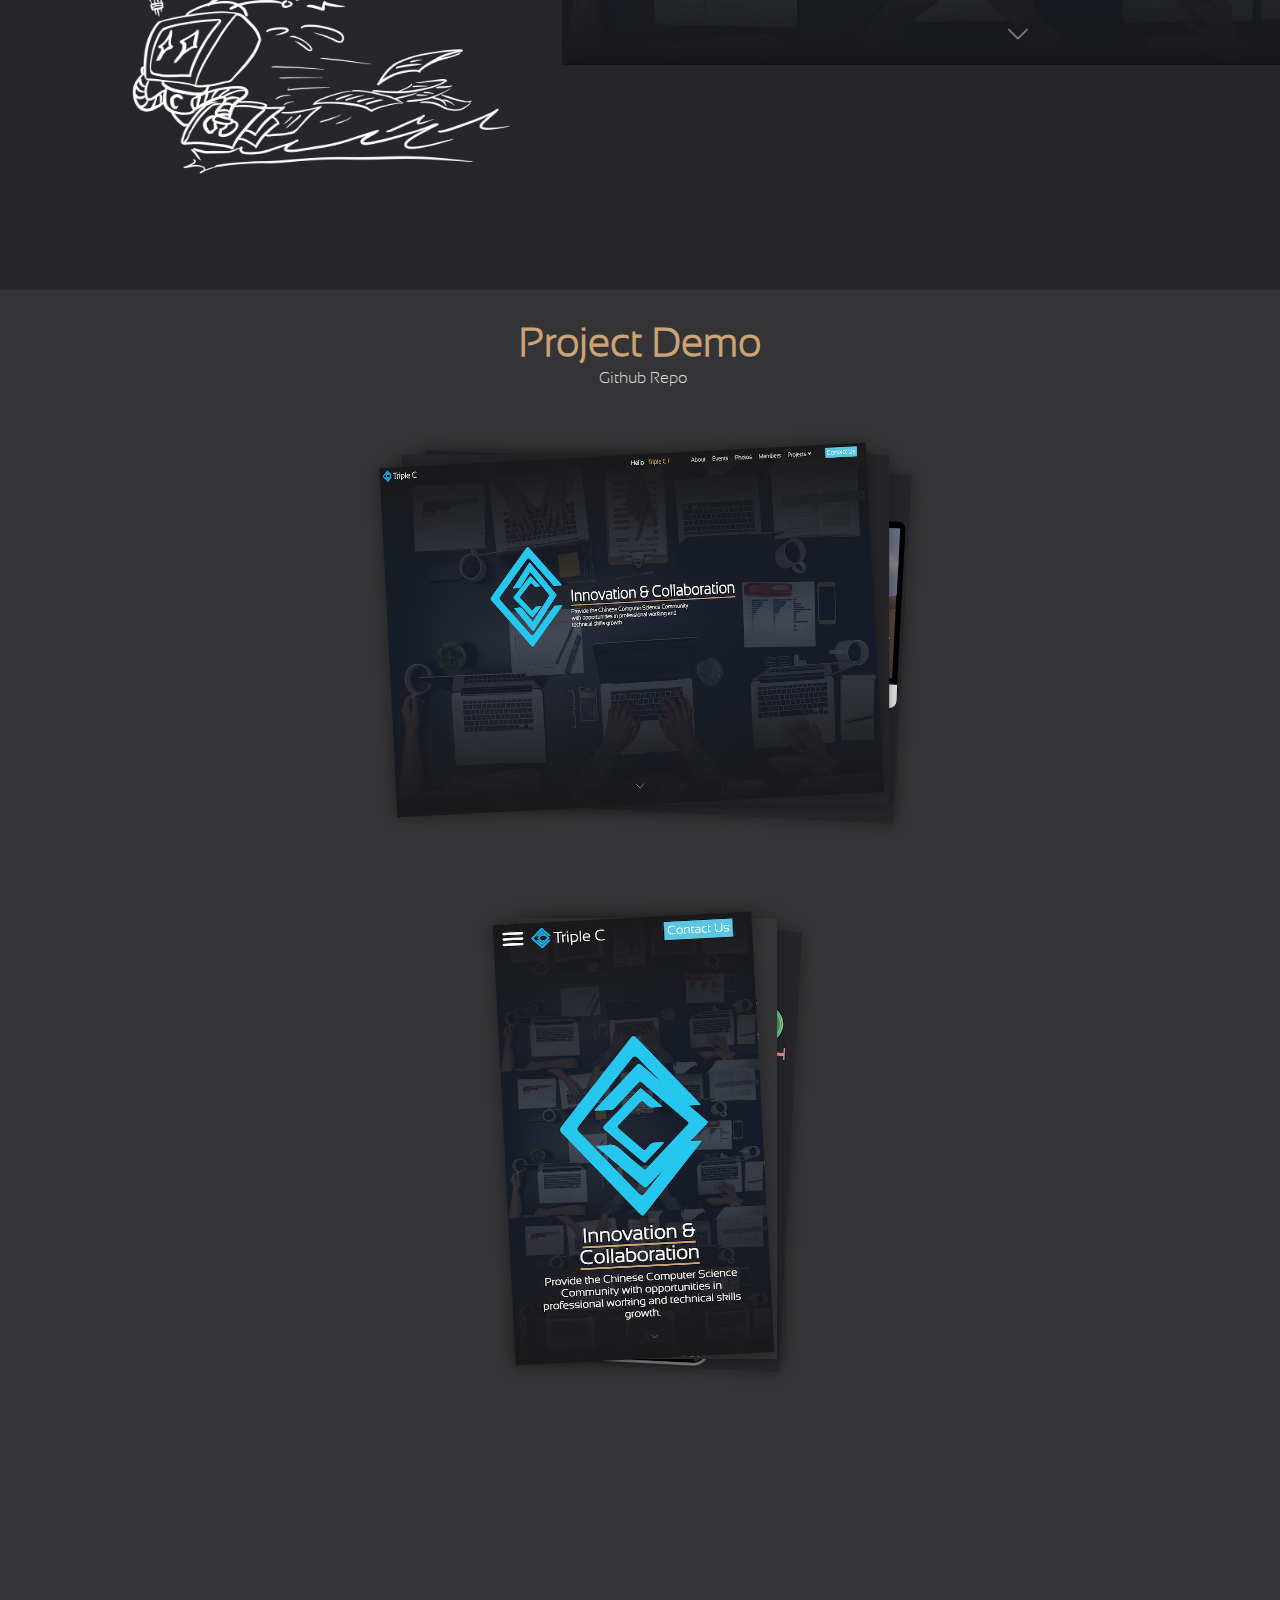
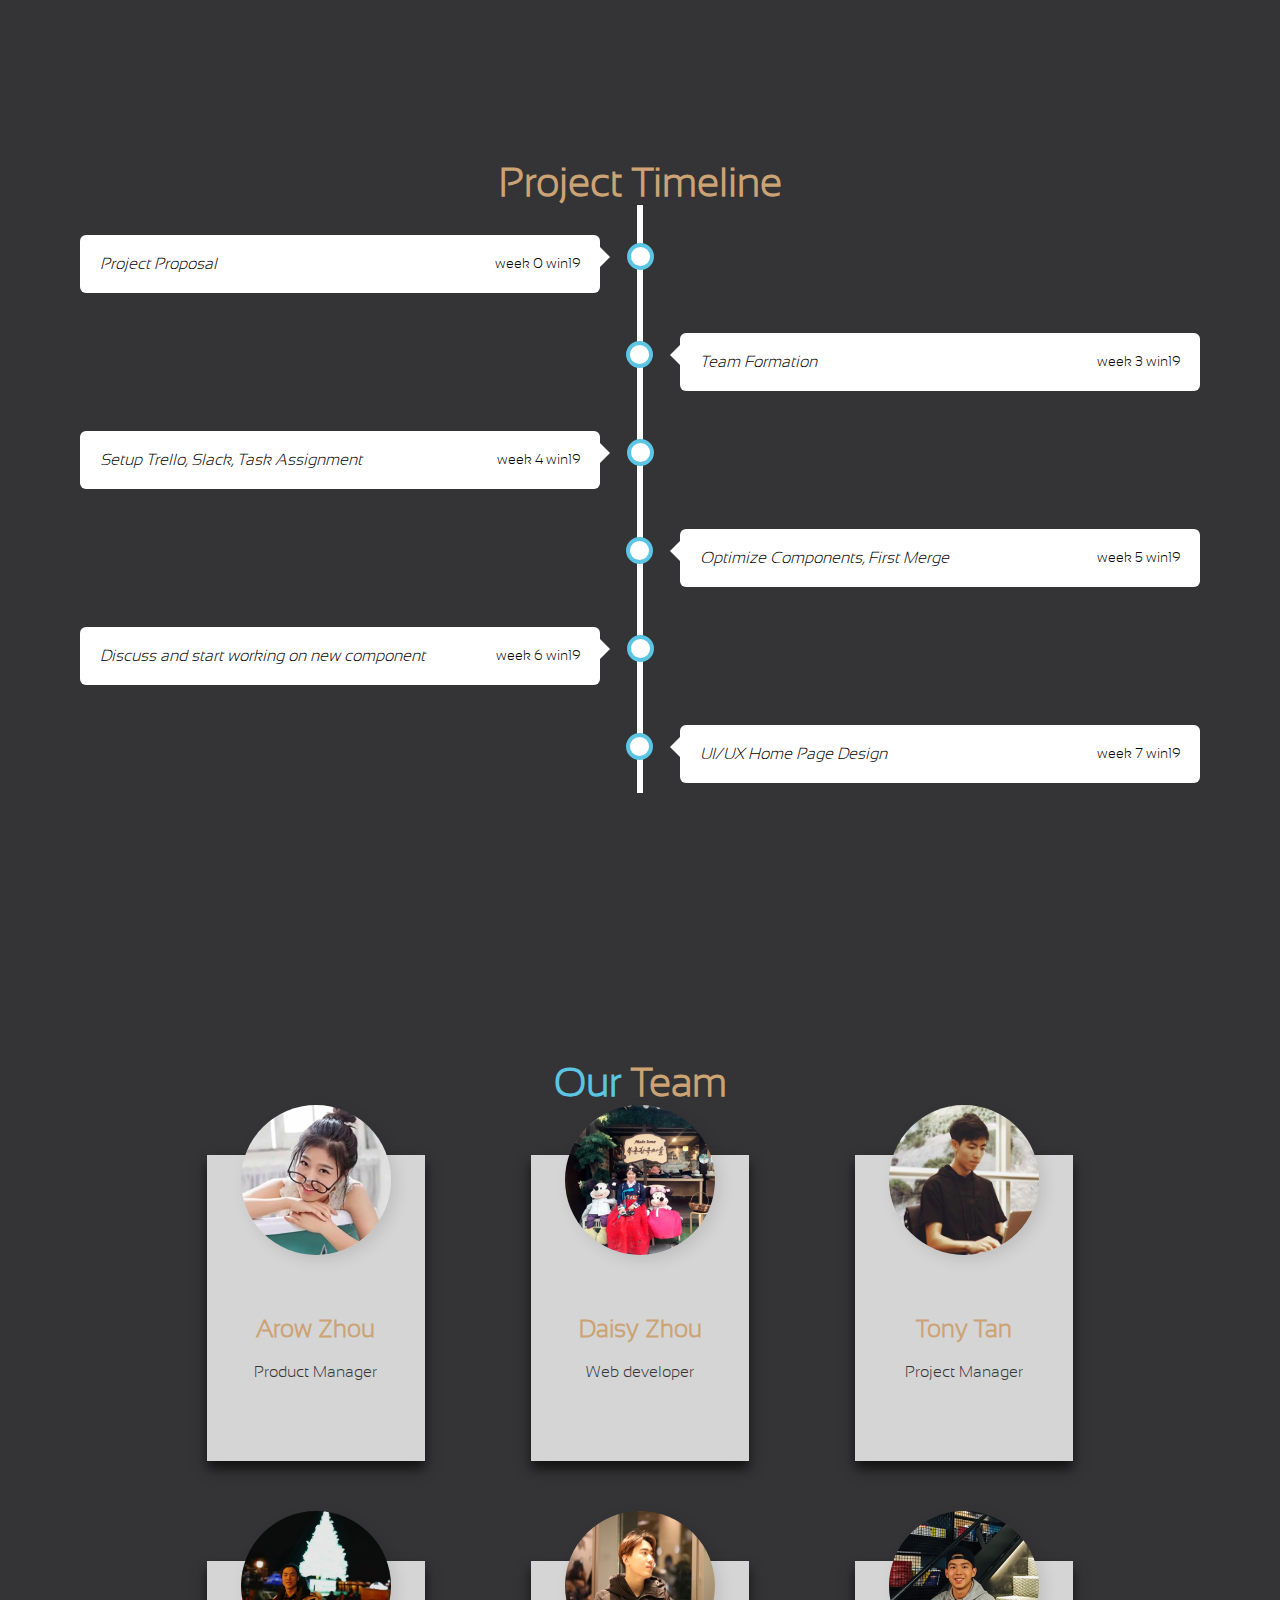
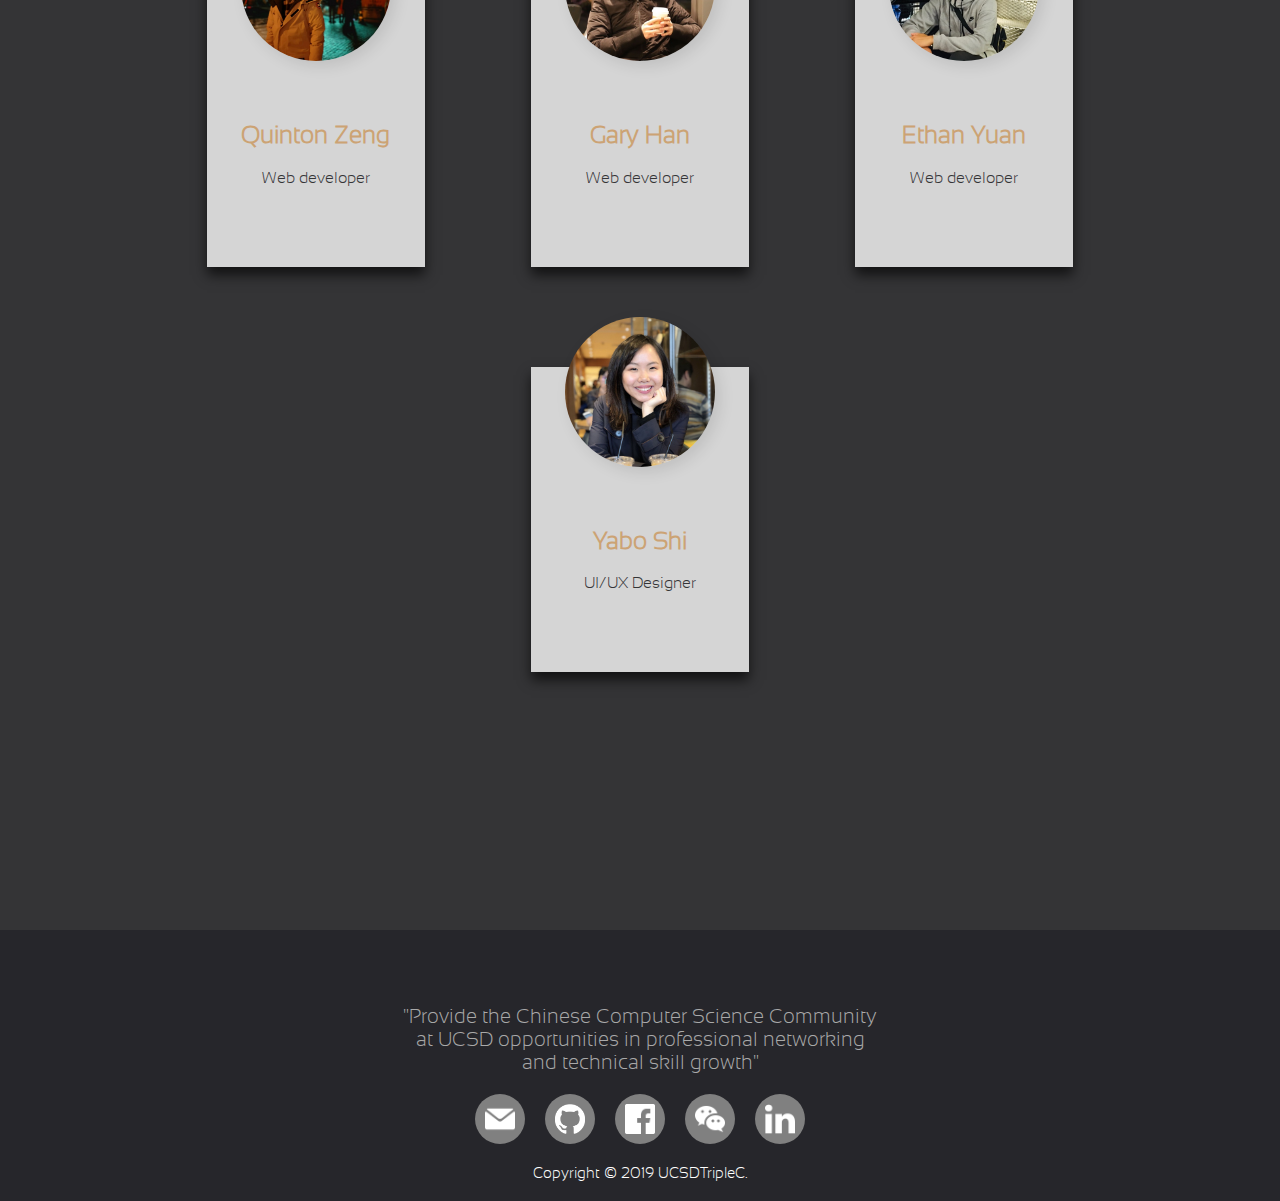
<file: projectPage_officialwebsite.html>
<!DOCTYPE html>
<html lang="en">

<head>
	<title>Triple C Project Page</title>
	<link rel="stylesheet" type="text/css" href="css/projectPage_website.css">
	<meta name="viewport" content="width=device-width, initial-scale=1.0">
	<link href="https://fonts.googleapis.com/css?family=Open+Sans" rel="stylesheet">
	<link rel="stylesheet" href="https://use.fontawesome.com/releases/v5.7.1/css/all.css" integrity="sha384-fnmOCqbTlWIlj8LyTjo7mOUStjsKC4pOpQbqyi7RrhN7udi9RwhKkMHpvLbHG9Sr"
	 crossorigin="anonymous">
</head>

<body>

	<header id="projectpage_background">
		<div id="homepage_cover">
			<div class="navbar_line">
				<div class="navbar_logo">
					<button class="navbar_logo_button">
						<a href="/"><img src="Images/logo.png" alt="">
							<span>Triple C</span></a>
					</button>
				</div>
				<nav class="navbar">
					<ul class="navbar_ul_list" href="/">
						<li style="height:50px;overflow:hidden;position:relative;">
							<div id="hello_container">
								<p id="hello_container_text">
									Hello
								</p>
								<ul id="hello_container_list">
									<li class="hello_container_list_item">World !</li>
									<li class="hello_container_list_item">Triple C !</li>
									<li class="hello_container_list_item">Developers !</li>
									<li class="hello_container_list_item">Designers !</li>
								</ul>
							</div>
						</li>
						<li class="navbar_desktop_li"><a href="index.html#homepage_aboutUs">About</a></li>
	          <li class="navbar_desktop_li"><a href="index.html#announcement">Events</a></li>
	          <li class="navbar_desktop_li"><a href="index.html#homepage_photos">Photos</a></li>
	          <li class="navbar_desktop_li"><a href="Team.html">Members</a></li>
	          <li class="navbar_desktop_li"><a href="">Projects
								<i class=" fas fa-angle-down"></i>
							</a>
							<ul class="projects_li">
								<li><a href="projectPage_flyerfighter.html">FlyerFighter</a></li>
								<li><a href="projectPage_androidtryway.html">Android App</a></li>
								<li><a href="projectPage_datascience.html">Data Science</a></li>
								<li><a href="projectPage_officialwebsite.html">Official Web</a></li>
							</ul>
						</li class="navbar_desktop_li">

						<li class="navbar_mobile_li">
							<a href="ContactUs.html">
								<button id="nav_contact_button">
									Contact Us
								</button>
							</a>
						</li>
					</ul>

				</nav>
				<div id="menuToggle">
					<input type="checkbox" />
					<span></span>
					<span></span>
					<span></span>
					<ul id="nav_bar_menu">
						<a href="/">
							<li>
								<i class="fas fa-home"></i>
								Home
							</li>
						</a>
						<a href="#announcement">
							<li>
								<i class="far fa-calendar-alt"></i>
								Event Timeline
							</li>
						</a>
						<a href="#homepage_photos">
							<li>
								<i class="far fa-images"></i>
								Photo Gallery
							</li>
						</a>
						<a href="Team.html">
							<li>
								<i class="fas fa-users"></i>
								Team Members
							</li>
						</a>
						<li id="projects_list">

							<a href=""><i class="fas fa-briefcase"></i>
								Projects
								<i class="fas fa-angle-down"></i> </a>
							<ul class="projects_ul">
								<li><a href="projectPage_flyerfighter.html">FlyerFighter</a></li>
								<li><a href="projectPage_androidtryway.html">Android App</a></li>
								<li><a href="projectPage_datascience.html">Data Sceince</a></li>
								<li><a href="projectPage_officialwebsite.html">Official Web</a></li>
							</ul>
						</li>
					</ul>

				</div>
			</div>


			<div id="projectpage_title">
				<!-- <p id="projectpage_title_text">
					Data Science Project
				</p> -->
				<span id="projectpage_title_text" style="border-bottom: 3px solid #CCA374;">Website Project</span>
				<div class="tech">

					<!-- </a>
					<a href="https://www.python.org/" target="_black">
						<i class="fab fa-python"></i>
					</a> -->

				</div>
			</div>

			<div id="projectpage_navigation">
				<nav>
					<a href="#projectpage_description">Description</a>
					<a href="#projectpage_demo">Demo</a>
					<a href="#projectpage_timeline">Timeline</a>
					<a href="#projectpage_team">Team</a>
				</nav>
			</div>
	</header>

	<!-- <main id="projectpage_description">

			<div id="projectpage_description_content">

				<div class="leftbox">
					<div id="projectpage_description_subtitle">
						<h2 class="projectpage_sub_title">Project Description
						</h2>
					</div>
					<p class="des_content">
					  Triple C’s official website is aimed at making the organization’s information more accessible to people who are interested in it. The information includes all the newest announcements, an events galleries, our project pages, a team members page, etc. <br><br>The design of our website reflects the core value and mission of Triple C: innovation and collaboration. It also serves as a great platform for demonstrating ongoing projects and achievements Triple C has done so far. Besides simply serving static information, the website will also include some functional component, such as a registration form to satisfy the org’s needs.
					</p>
				</div>
				<div class = "rightbox">
					<img class = "des_pic" src="Images/website_des.png">
				</div>
			</div>
		</main> -->
	<main id="projectpage_description">

		<div id="projectpage_description_content">

			<div class="leftbox">
				<div class="projectpage_des_content">
					<div class="projectpage_des_content_box">
						<div id="projectpage_description_subtitle">
							<h2 class="projectpage_sub_title">Project Description</h2>
						</div>
						<div class="des_content">
							Triple C's official website is aimed at making the organization's information more accessible to people who are
							interested in it. The information includes all the newest announcements, an events galleries, our project pages,
							a team members page, etc. <br><br>The design of our website reflects the core value and mission of Triple C:
							innovation and collaboration. It also serves as a great platform for demonstrating ongoing projects and
							achievements Triple C has done so far. Besides simply serving static information, the website will also include
							some functional component, such as a registration form to satisfy the org’s needs.
						</div>
					</div>

				</div>
				<div class = "draw2">
			  <img src="../Images/draw2.png" alt="" height= 300px; width= 450px;>
			  </div>

			</div>
			<div class="rightbox">
				<img class="des_pic" src="Images/website_des.png">
			</div>
		</div>
	</main>

	<div id="projectpage_demo">
		<div id="projectpage_demo_subtitle">
			<h1 class="projectpage_sub_title">Project Demo
			</h1>
		</div>
		<div class="github">
			<i class="fab fa-github"></i>
			<a href="https://github.com/ucsdtriplec/ucsdtriplec.github.io" target="_black">Github Repo</a>
		</div>

		<div id="imgstack">
			<a href="Images/website_demo1.png" target="_black"><img src="Images/webdemo2.png" alt /></a>
			<a href="Images/website_demo2.png" target="_black"><img src="Images/webdemo4.png" alt /></a>
			<a href="Images/website_demo3.png" target="_black"><img src="Images/webdemo3.png" alt /></a>
		</div>

		<div id="imgstack2">
			<a href="Images/website_mobile1.png" target="_black"><img src="Images/phonedemo1.png" alt /></a>
			<a href="Images/website_mobile2.png" target="_black"><img src="Images/phonedemo5.png" alt /></a>
			<a href="Images/website_mobile3.png" target="_black"><img src="Images/phonedemo2.png" alt /></a>
		</div>
		<!-- <div id="imgstack2">
				<a href="#"><img src="Images/website_mobile1.png" alt /></a>
				<a href="#"><img src="Images/website_mobile2.png" alt /></a>
				<a href="#"><img src="Images/website_mobile3.png" alt /></a>
			</div> -->
	</div>

	<div id="projectpage_timeline">
		<div id="projectpage_team_subtitle">
			<h2 class="projectpage_sub_title">Project Timeline</h2>
		</div>

		<div class="timeline">
			<div class="container left">
				<div class="content">
					<span class="desc">Project Proposal</span>
					<span class="date">week 0 win19</span>
				</div>

			</div>
			<div class="container right">
				<div class="content">
					<span class="desc">Team Formation</span>
					<span class="date">week 3 win19</span>

				</div>
			</div>

			<div class="container left">
				<div class="content">
					<span class="desc">Setup Trello, Slack, Task Assignment</span>
					<span class="date">week 4 win19</span>

				</div>
			</div>
			<div class="container right">
				<div class="content">
					<span class="desc">Optimize Components, First Merge</span>
					<span class="date">week 5 win19</span>
				</div>
			</div>
			<div class="container left">
				<div class="content">
					<span class="desc">Discuss and start working on new component</span>
					<span class="date">week 6 win19</span>
				</div>
			</div>
			<div class="container right">
				<div class="content">
					<span class="desc">UI/UX Home Page Design</span>
					<span class="date">week 7 win19</span>
				</div>
			</div>
		</div>
	</div>

	<div id="projectpage_team">
		<div id="projectpage_team_subtitle">
			<h2 class="projectpage_sub_title"><span id="changeColor">Our</span> Team</h2>
		</div>
		<div class="row">
			<div class="column">
				<div class="card">
					<img class="card_avatar" src="Images/Arow.png" alt="Arow" style="width:100%">
					<div class="memberBox">
						<h2>Arow Zhou</h2>
						<p class="title">Product Manager</p>

						<div class="social">
							<a href="https://www.linkedin.com/in/xinruizhou" target="_black">
								<i class="fab fa-linkedin"></i>
							</a>
							<a href="https://github.com/XINRUIZHOU" target="_black">
								<i class="fab fa-github"></i>
							</a>
							</a>
							<a href="mailto: x9zhou@ucsd.edu">
								<i class="fas fa-envelope-square"></i>
							</a>
						</div>
					</div>
				</div>
			</div>

			<div class="column">
				<div class="card">
					<img class="card_avatar" src="Images/Daisy.png" style="width:100%">
					<div class="memberBox">
						<h2>Daisy Zhou</h2>
						<p class="title">Web developer</p>

						<div class="social">
							<a href="https://www.linkedin.com/in/zhouxinlu/" target="_black">
								<i class="fab fa-linkedin"></i>
							</a>

							<a href="xiz261@ucsd.edu">
								<i class="fas fa-envelope-square"></i>
							</a>
						</div>
					</div>
				</div>
			</div>
			<div class="column">
				<div class="card">
					<img class="card_avatar" src="Images/Tony.png" alt="Tony" style="width:100%">
					<div class="memberBox">
						<h2>Tony Tan</h2>
						<p class="title">Project Manager</p>
						<div class="social">
							<a href="https://github.com/widmonstertony" target="_black">
								<i class="fab fa-github"></i>
							</a>


							<a href="xit054@ucsd.edu">
								<i class="fas fa-envelope-square"></i>
							</a>
						</div>
					</div>
				</div>
			</div>
		</div>

		<!-- second row -->
		<div class="row">
			<div class="column">
				<div class="card">
					<img class="card_avatar" src="Images/Quinton.png" alt="Quinton" style="width:100%">
					<div class="memberBox">
						<h2>Quinton Zeng</h2>
						<p class="title">Web developer</p>
						<div class="social">
							<a href="https://www.linkedin.com/in/kuiduan-zeng-82aaaa175/" target="_black">
								<i class="fab fa-linkedin"></i>
							</a>
							<a href="https://github.com/kuzeng" target="_black">
								<i class="fab fa-github"></i>
							</a>
							</a>
							<a href="mailto: kuzeng@ucsd.edu" target="_black">
								<i class="fas fa-envelope-square"></i>
							</a>
						</div>
					</div>
				</div>
			</div>

			<div class="column">
				<div class="card">
					<img class="card_avatar" src="Images/Gary.png" style="width:100%">
					<div class="memberBox">
						<h2>Gary Han</h2>
						<p class="title">Web developer</p>

						<div class="social">
							<a href="https://www.linkedin.com/in/jiarui-han-04b5a1173/" target="_black">
								<i class="fab fa-linkedin"></i>
							</a>
							<a href="https://github.com/hjr17001" target="_black">
								<i class="fab fa-github"></i>
							</a>
							</a>
							<a href="mailto: jhan@ucsd.edu" target="_black">
								<i class="fas fa-envelope-square"></i>
							</a>
						</div>
					</div>
				</div>
			</div>

			<div class="column">
				<div class="card">
					<img class="card_avatar" src="Images/Ethan.png" style="width:100%">
					<div class="memberBox">
						<h2>Ethan Yuan</h2>
						<p class="title">Web developer</p>

						<div class="social">
							<a href="https://www.linkedin.com/in/ethanyuanzy" target="_black">
								<i class="fab fa-linkedin"></i>
							</a>
							<a href="https://github.com/Ethannn-Yuan" target="_black">
								<i class="fab fa-github"></i>
							</a>
							</a>
							<a href="mailto: Etyuan@ucsd.edu">
								<i class="fas fa-envelope-square"></i>
							</a>
						</div>
					</div>
				</div>
			</div>
		</div>
		<!-- Third row -->
		<div class="row">


			<div class="column">
				<div class="card">
					<img class="card_avatar" src="Images/Yabo.png" style="width:100%">
					<div class="memberBox">
						<h2>Yabo Shi</h2>
						<p class="title">UI/UX Designer</p>
						<div class="social">
							<a href="https://shiyabo1997.wixsite.com/mysite" target="_black">
								<i class="fas fa-portrait"></i>
							</a>

							<a href="mailto: yas089@ucsd.edu">
								<i class="fas fa-envelope-square"></i>
							</a>
						</div>
					</div>
				</div>
			</div>
		</div>
	</div>

	<footer id="homepage_footer_container">

			<div id="homepage_footer_main_box">
			  <div id="homepage_footer_mission_title">
				"Provide the Chinese Computer Science Community at UCSD opportunities in professional networking and technical
				skill growth"
			  </div>
			  <div id="footer_icon_container">
				<div class="homepage_footer_icons" onclick="window.open('mailto:ucsdtriplec@gmail.com')">
				  <div id="homepage_footer_widget_mail" class="homepage_footer_widgets">
				  </div>
				</div>
				<div class="homepage_footer_icons" onclick="window.open ('https://github.com/ucsdtriplec')">
				  <div id="homepage_footer_widget_github" class="homepage_footer_widgets">
				  </div>
				</div>

				<div class="homepage_footer_icons" onclick="window.open ('https://github.com/ucsdtriplec')">
				  <div id="homepage_footer_widget_facebook" class="homepage_footer_widgets">
				  </div>
				</div>

				<div class="homepage_footer_icons" onmouseover="showImg('wechat')" onmouseout="hideImg('wechat')">

				  <div id="homepage_footer_widget_wechat" class="homepage_footer_widgets">
					<img id='wechat' src="../Images/wechatQR.JPG">
				  </div>

				</div>

				<div class="homepage_footer_icons" onclick="window.open('https://www.linkedin.com/company/ucsd-chinese-computer-community/')">
				  <div id="homepage_footer_widget_linkedin" class="homepage_footer_widgets">
				  </div>
				</div>

			  </div>
			  <div id="copyright">
				Copyright &copy 2019 UCSDTripleC.
			  </div>
			</div>
		  </footer>

</body>

<script>
  function showImg(id)
      {
        document.getElementById(id).style.opacity = 1;
        document.getElementById(id).style.zIndex = "1";
      }

      function hideImg(id){
        document.getElementById(id).style.opacity = 0;
        document.getElementById(id).style.zIndex = "-1";

      }
</script>

</html>
</file>
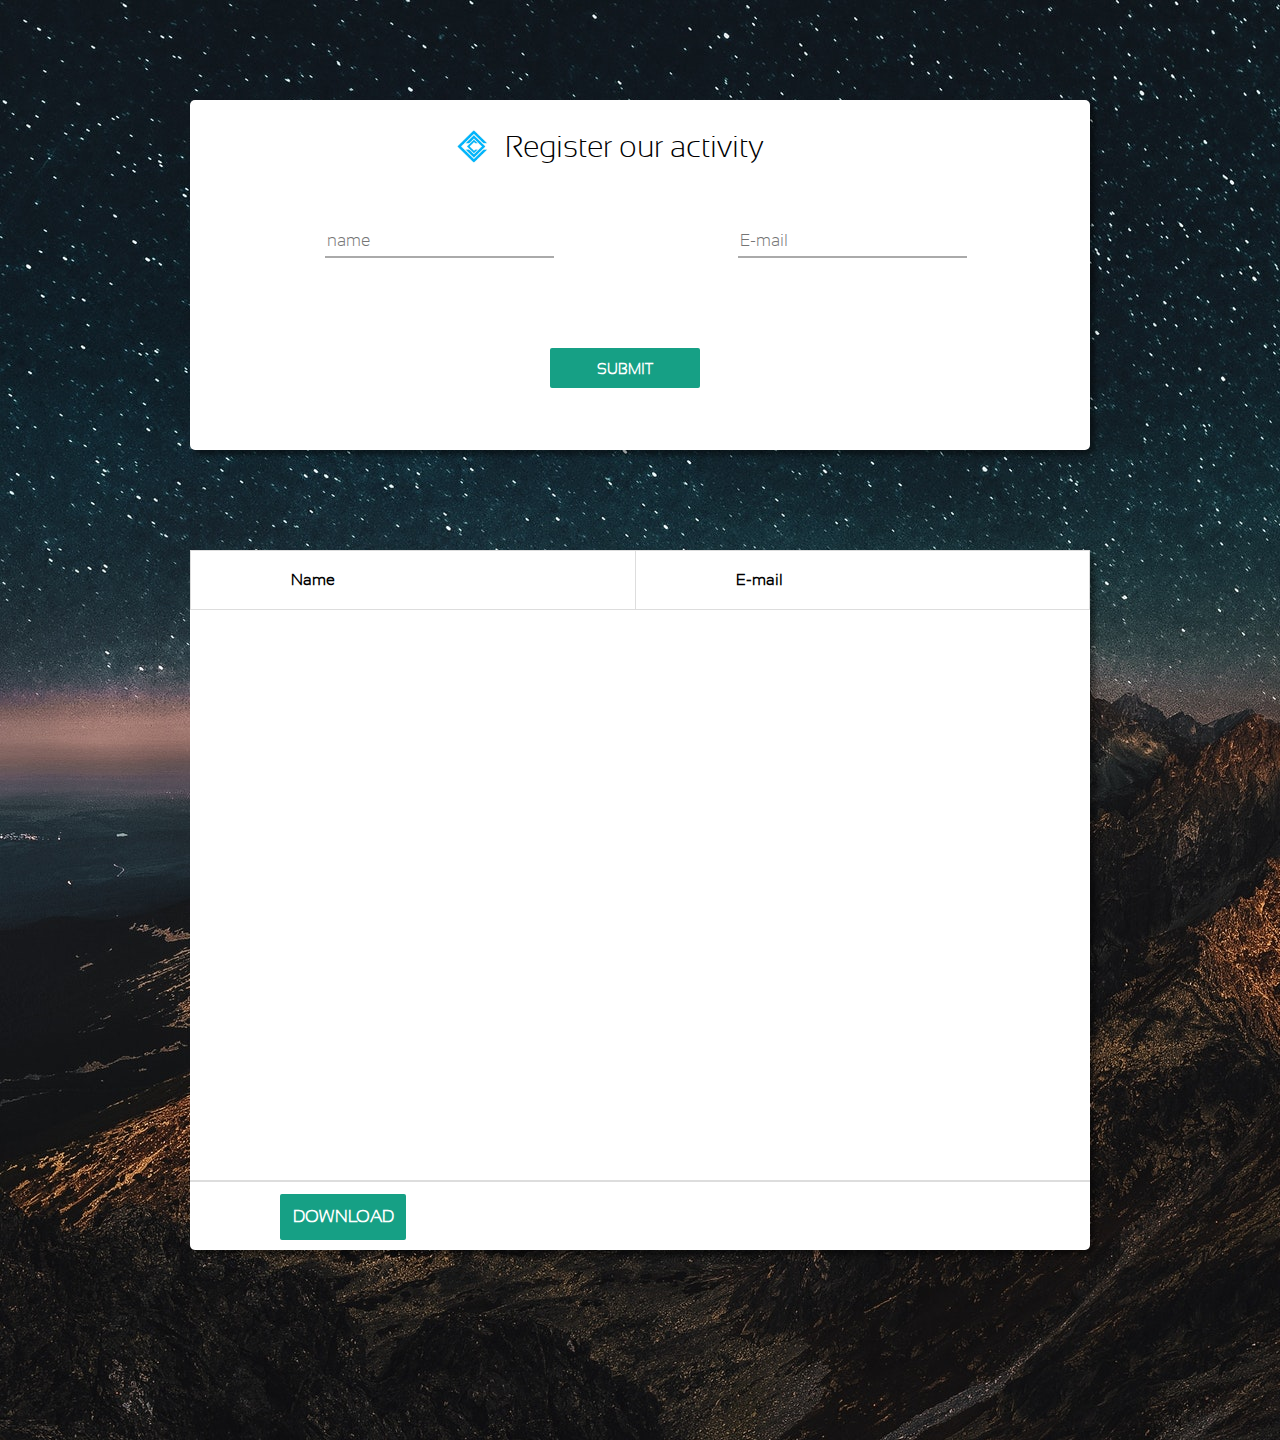
<file: registerPage.html>
<!DOCTYPE html>
<html lang="en">
        <head>
                <title>Register Page</title>
                <link rel="stylesheet" type="text/css" href="css/registerPage.css">
                <meta name="viewport" content="width=device-width, initial-scale=1.0">
        </head>

        <body>
            <div id="container">
                <div id="input-container">
                        <img id="logo" src="/favicon_package_v0.16/mstile-150x150.png" alt="#">
                        <p id="register-title"> Register our activity</p>
                        
                        <input class = "form-content" type="text" id="name" name="name" placeholder="name" maxlength="15" >
                        <input class = "form-content" type="text" id="E-mail" name="E-mail" placeholder="E-mail" maxlength="30"  >
                        <br>
                        <span class="tooltip" id="name-tooltip"> The name cannot be empty</span>
                        <span class="tooltip" id="email-tooltip"> The E-mail cannot be empty</span>
                        <input type="submit" onClick="addRow()" value="Submit">
                        <div id="hover_success"><p class="close" onclick="closeButton()"></p > <div id = "success_title">Submited! </div><div id="success_text">you have successfully registered our activity!</div></div>
                </div>
                
                <div id="table-container">
                    <div id = "table">
                    <table id="info">
                        <thead id="table-head">
                        <tr>
                            <th class="head-text">Name</th>
                            <th class="head-text">E-mail</th>
                        </tr>
                        </thead>

                        <tbody id="table-body">
                            </tbody>
                    </table>
                </div>
                <div id="data_download">
                    <a id="download" onclick="downloadData()">Download</a>
                </div>
                    </div>
    


            </div>

            <script>

            function closeButton(){
                document.getElementById("hover_success").style.zIndex="-1";
            }
            var data = new Object();
            data.name= [];
            data.mail = [];

            function addRow() {

                document.getElementById("name-tooltip").style.visibility="hidden";
                document.getElementById("email-tooltip").style.visibility="hidden";
                document.getElementById("email-tooltip").innerText="The E-mail cannot be empty"
                if(document.getElementById("name").value==""){
                    document.getElementById("name-tooltip").style.visibility="visible";
                }
                if(document.getElementById("E-mail").value==""){
                    document.getElementById("email-tooltip").style.visibility="visible";
                }
                else if(!document.getElementById("E-mail").value.includes("@") || !document.getElementById("E-mail").value.includes(".")){
                    document.getElementById("email-tooltip").innerText="invalid E-mail "
                    document.getElementById("email-tooltip").style.visibility="visible";
                }
                if(document.getElementById("name").value!="" && document.getElementById("E-mail").value!=""){

                if(document.getElementById("E-mail").value.includes("@") && document.getElementById("E-mail").value.includes(".")){
                document.getElementById("hover_success").style.zIndex="2";
                document.getElementById("name-tooltip").style.visibility="hidden";
                document.getElementById("email-tooltip").style.visibility="hidden";
                var tableBody = document.getElementById("info");
                var td1 = document.createElement("td");
                var td2 = document.createElement("td");  
                var row = document.createElement("tr");
                td1.innerHTML = document.getElementById("name").value;
                data.name.push(td1.innerHTML);
                td1.style.cssText="font-family: Montserrat, sans-serif;"
                td2.innerHTML  = document.getElementById("E-mail").value;
                data.mail.push(td2.innerHTML )
                td2.style.cssText="font-family: Montserrat, sans-serif;"
                row.appendChild(td1);
                row.appendChild(td2);
                
                tableBody.appendChild(row);
                document.getElementById("E-mail").value="";
                document.getElementById("name").value="";
                }
                }
            }

            function downloadData(){
                var dataStr = "data:text/json;charset=utf-8," + encodeURIComponent(JSON.stringify(data));
                var dlAnchorElem = document.getElementById('download');
                dlAnchorElem.setAttribute("href",     dataStr     );
                dlAnchorElem.setAttribute("download", "data.json");
            }
            </script>
        </body>


       

</html>
</file>
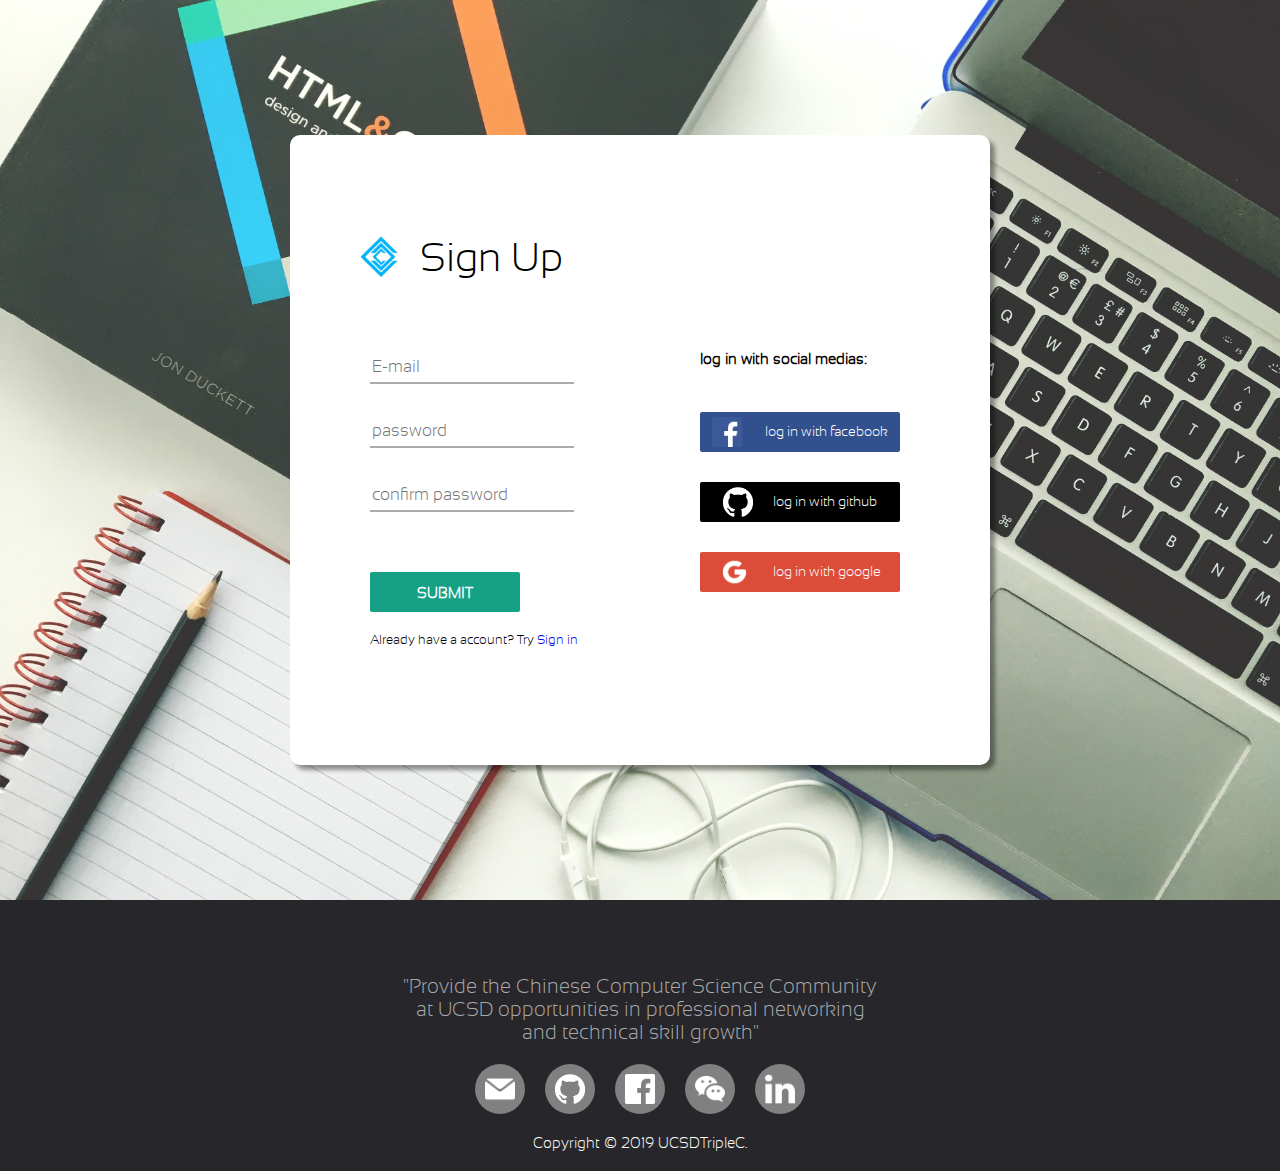
<file: SignUpPage.html>
<!DOCTYPE html>
<html lang="en">
<head>
    <title>Sign Up</title>
    <link rel="stylesheet" type="text/css" href="css/SignUpPage.css">
    <meta name="viewport" content="width=device-width, initial-scale=1.0">
</head>
<body>
    <div id = "signup-container">
        <div id = "form-container" class = "hhh">
            <div id = "left-container">

            <img id="logo" src="/favicon_package_v0.16/mstile-150x150.png" alt="#">
            <p id = "signup-text">Sign Up</p>
                <form action="/action_page.php">
                    <input class = "form-content" type="text" name="E-mail" placeholder="E-mail" >
                    <input class = "form-content" type="password" name="password" placeholder="password" >
                    <input class = "form-content" type="password" name="password" placeholder="confirm password">
                    <br>
                    <input type="submit"  value="Submit">
                  </form> 
            
            <div id= "signin-link">
                Already have a account? Try <span><a href="#" id = "link">Sign in</a></span>
            </div>
            </div>

            <div id = "right-container">
                <p id = "social-media-text"> log in with social medias:</p>
                <button id = "facebook" class = "login-option"> <img class="login-logo" src="/Images/facebook.png" > log in with facebook</button>
                <button id = "github" class = "login-option"><img class="login-logo" src="/Images/github2.png" >log in with github</button>
                <button id = "google" class = "login-option" > <img class="login-logo" src="/Images/google.png" > log in with google</button>
            </div>
        </div>

    </div>


  <footer id="homepage_footer_container">

        <div id="homepage_footer_main_box">
          <div id="homepage_footer_mission_title">
            "Provide the Chinese Computer Science Community at UCSD opportunities in professional networking and technical
            skill growth"
          </div>
          <div id="footer_icon_container">
            <div class="homepage_footer_icons" onclick="window.open('mailto:ucsdtriplec@gmail.com')">
              <div id="homepage_footer_widget_mail" class="homepage_footer_widgets">
              </div>
            </div>
            <div class="homepage_footer_icons" onclick="window.open ('https://github.com/ucsdtriplec')">
              <div id="homepage_footer_widget_github" class="homepage_footer_widgets">
              </div>
            </div>
    
            <div class="homepage_footer_icons" onclick="window.open ('https://github.com/ucsdtriplec')">
              <div id="homepage_footer_widget_facebook" class="homepage_footer_widgets">
              </div>
            </div>
    
            <div class="homepage_footer_icons" onmouseover="showImg('wechat')" onmouseout="hideImg('wechat')">
    
              <div id="homepage_footer_widget_wechat" class="homepage_footer_widgets">
                <img id='wechat' src="../Images/wechatQR.JPG">
              </div>
    
            </div>
    
            <div class="homepage_footer_icons" onclick="window.open('https://www.linkedin.com/company/ucsd-chinese-computer-community/')">
              <div id="homepage_footer_widget_linkedin" class="homepage_footer_widgets">
              </div>
            </div>
    
          </div>
          <div id="copyright">
            Copyright &copy 2019 UCSDTripleC.
          </div>
        </div>
      </footer>


      <script>
      function showImg(id)
      {
        document.getElementById(id).style.opacity = 1;
        document.getElementById(id).style.zIndex = "1";
      }

      function hideImg(id){
        document.getElementById(id).style.opacity = 0;
        document.getElementById(id).style.zIndex = "-1";

      }
      </script>
    
</body>

</html>
</file>
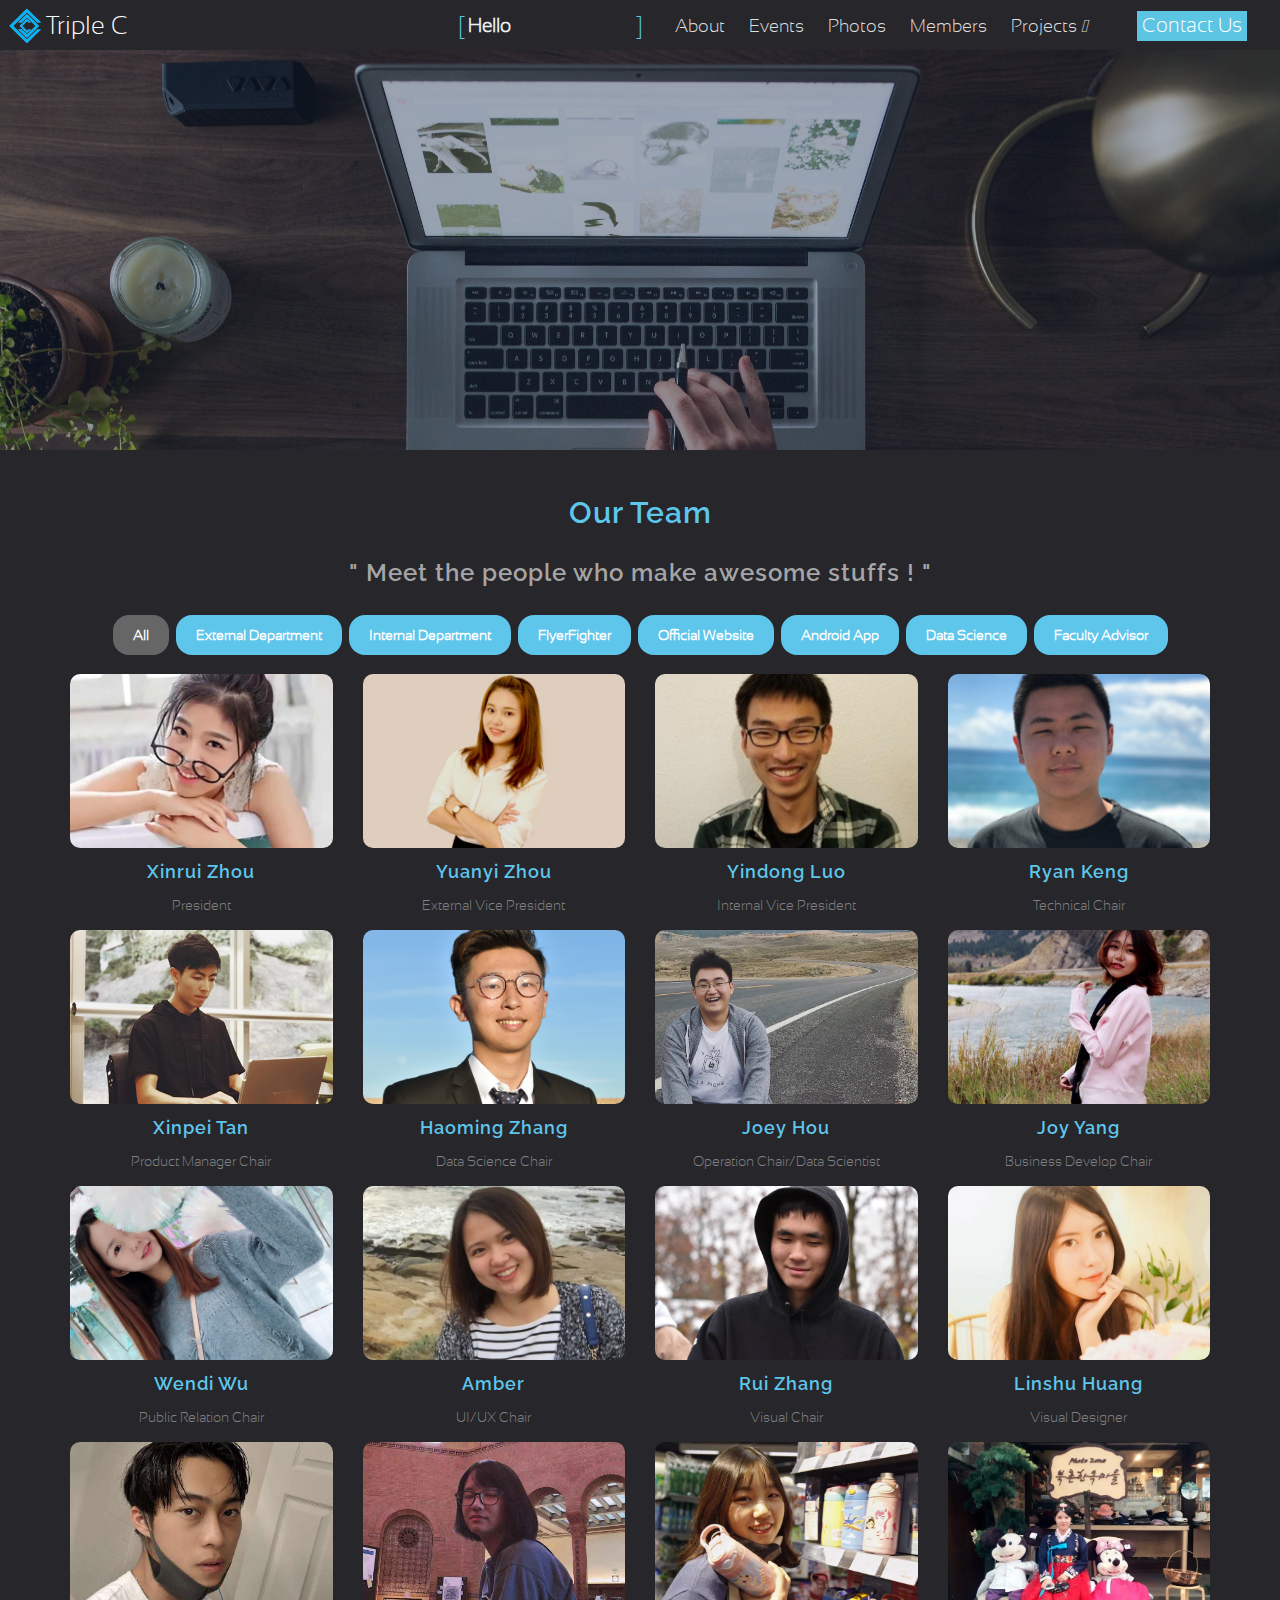
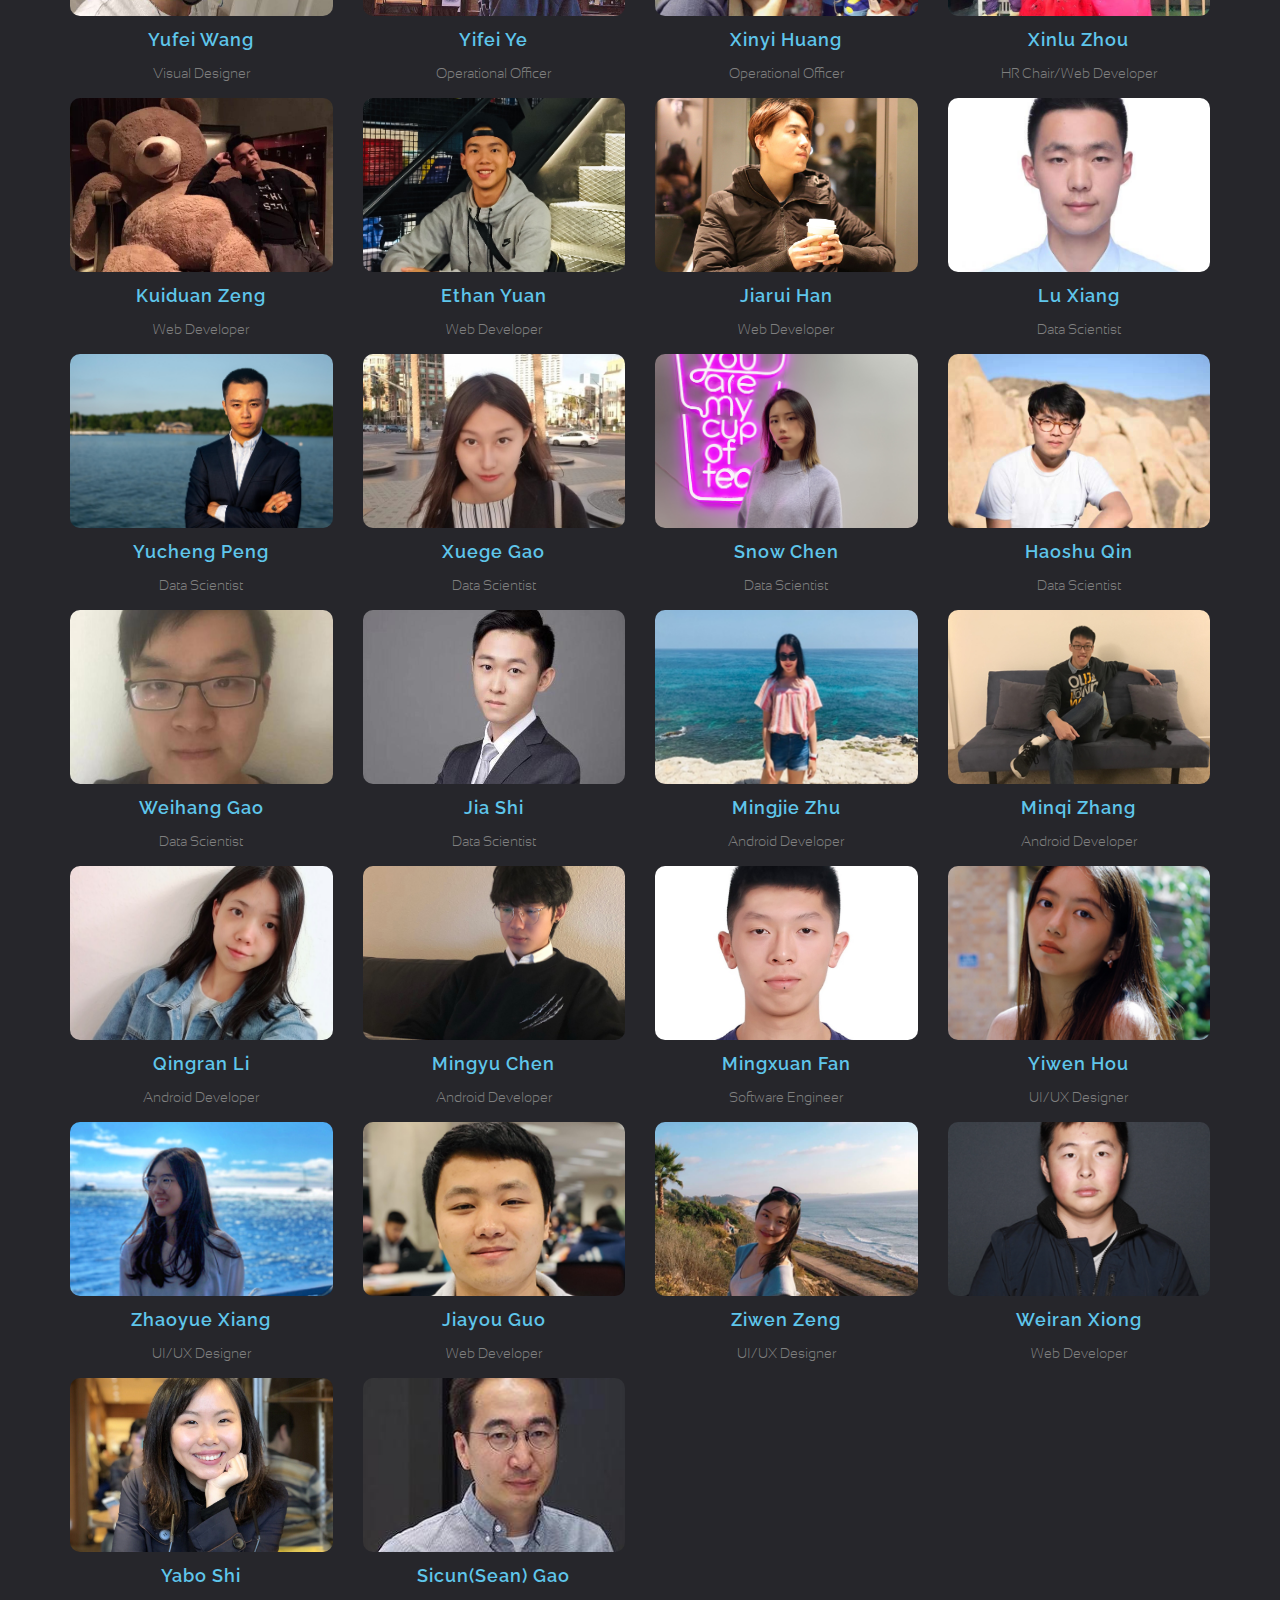
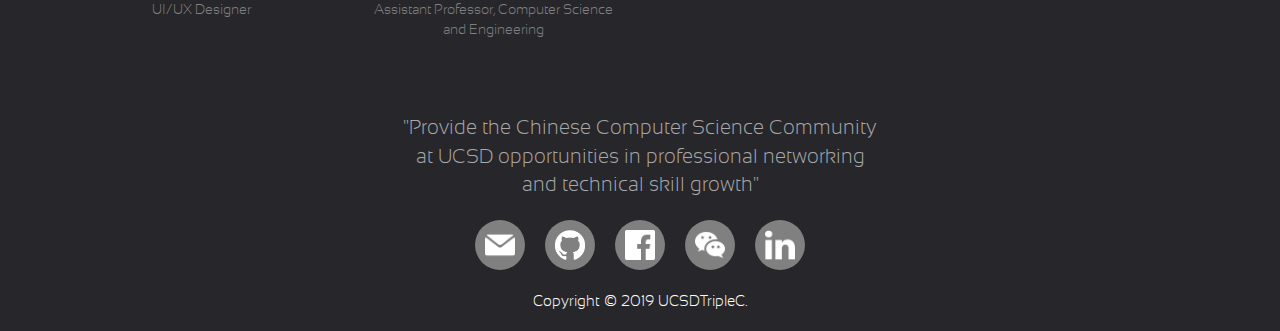
<file: Team.html>
<!DOCTYPE html>
<html>
  <head>
    <title>People in Triple C</title>
    <link href="css/Team.css"  type="text/css" rel="stylesheet">
    <link href="css/style.css"  type="text/css" rel="stylesheet">
    <link rel="stylesheet" href="https://use.fontawesome.com/releases/v5.7.1/css/all.css" integrity="sha384-fnmOCqbTlWIlj8LyTjo7mOUStjsKC4pOpQbqyi7RrhN7udi9RwhKkMHpvLbHG9Sr"
      crossorigin="anonymous" />
    <link rel="stylesheet" href="https://cdnjs.cloudflare.com/ajax/libs/font-awesome/4.7.0/css/font-awesome.min.css">
  </head>
  <body>

    <div class="navbar_line">
      <div class="navbar_logo">
        <button class="navbar_logo_button">
          <a href="/"><img src="Images/logo.png" alt="">
            <span>Triple C</span></a>
        </button>
      </div>
      <nav class="navbar">
        <ul class="navbar_ul_list" href="/">
          <li style="height:50px;overflow:hidden;position:relative;">
            <div id="hello_container">
              <p id="hello_container_text">
                Hello
              </p>
              <ul id="hello_container_list">
                <li class="hello_container_list_item">World !</li>
                <li class="hello_container_list_item">Triple C !</li>
                <li class="hello_container_list_item">Developers !</li>
                <li class="hello_container_list_item">Designers !</li>
              </ul>
            </div>
          </li>
          <li class="navbar_desktop_li"><a href="index.html#homepage_aboutUs">About</a></li>
          <li class="navbar_desktop_li"><a href="index.html#announcement">Events</a></li>
          <li class="navbar_desktop_li"><a href="index.html#homepage_photos">Photos</a></li>
          <li class="navbar_desktop_li"><a href="Team.html">Members</a></li>
          <li class="navbar_desktop_li" style="z-index: 1"><a href="">Projects
              <i class=" fas fa-angle-down"></i>
            </a>
            <ul class="projects_li">
              <li><a href="projectPage_flyerfighter.html">FlyerFighter</a></li>
              <li><a href="projectPage_androidtryway.html">Android App</a></li>
              <li><a href="projectPage_datascience.html">Data Sceince</a></li>
              <li><a href="projectPage_officialwebsite.html">Official Web</a></li>
            </ul>
          </li class="navbar_desktop_li">

          <li class="navbar_mobile_li">
            <a href="ContactUs.html">
              <button id="nav_contact_button">
                Contact Us
              </button>
            </a>
          </li>
        </ul>

      </nav>
      <div id="menuToggle">
        <input type="checkbox" />
        <span></span>
        <span></span>
        <span></span>
        <ul id="nav_bar_menu">
          <a href="/">
            <li>
              <i class="fas fa-home"></i>
              Home
            </li>
          </a>
          <a href="#announcement">
            <li>
              <i class="far fa-calendar-alt"></i>
              Event Timeline
            </li>
          </a>
          <a href="#homepage_photos">
            <li>
              <i class="far fa-images"></i>
              Photo Gallery
            </li>
          </a>
          <a href="Team.html">
            <li>
              <i class="fas fa-users"></i>
              Team Members
            </li>
          </a>
          <li id="projects_list">

            <a href=""><i class="fas fa-briefcase"></i>
              Projects
              <i class="fas fa-angle-down"></i> </a>
            <ul class="projects_ul">
              <li><a href="projectPage_flyerfighter.html">FlyerFighter</a></li>
              <li><a href="projectPage_androidtryway.html">Android App</a></li>
              <li><a href="projectPage_datascience.html">Data Sceince</a></li>
              <li><a href="projectPage_officialwebsite.html">Official Web</a></li>
            </ul>
          </li>
        </ul>

      </div>
    </div>

    <div id="banner">
      <div class = "banner_img"></div>
      <div class = "overlay" style = "background-color":#182b49></div>
      <div>
        <!-- <h1>People in Triple C</h1> -->
        <svg id="logo" width="585" height="52" viewBox="0 0 585 52" fill="none" xmlns="http://www.w3.org/2000/svg">
        <mask id="path-1-outside-1" maskUnits="userSpaceOnUse" x="0.40799" y="0.720001" width="584" height="51" fill="black">
        <rect fill="white" x="0.40799" y="0.720001" width="584" height="51"/>
        <path d="M6.97599 49.848C5.99466 49.848 4.82132 49.0373 3.45599 47.416C2.09066 45.752 1.40799 44.408 1.40799 43.384C1.40799 42.36 1.91999 40.248 2.94399 37.048C6.10132 27.2347 7.78666 18.6373 7.99999 11.256C6.54932 9.72 5.82399 8.504 5.82399 7.608C5.82399 6.2 7.48799 4.87734 10.816 3.64C14.1867 2.36 17.3867 1.72 20.416 1.72C25.536 1.72 29.568 2.91467 32.512 5.304C35.4987 7.69333 36.992 10.744 36.992 14.456C36.992 19.192 34.6667 23.48 30.016 27.32C25.408 31.16 19.584 33.784 12.544 35.192C10.5387 42.4027 9.21599 46.648 8.57599 47.928C7.97866 49.208 7.44532 49.848 6.97599 49.848ZM27.904 14.648C27.904 13.2827 27.4133 12.1733 26.432 11.32C25.4507 10.424 24.128 9.976 22.464 9.976C20.8 9.976 18.496 10.7653 15.552 12.344C16.4053 13.8373 16.832 15.1813 16.832 16.376C16.832 18.7227 16.2133 22.2 14.976 26.808C18.816 25.272 21.9307 23.4373 24.32 21.304C26.7093 19.128 27.904 16.9093 27.904 14.648Z"/>
        <path d="M50.997 23.288C53.2583 23.288 55.6903 23.1813 58.293 22.968C60.8957 22.712 62.4957 22.584 63.093 22.584C63.733 22.584 64.2237 22.7333 64.565 23.032C64.949 23.3307 65.141 23.6933 65.141 24.12C65.141 25.9973 63.3703 27.4907 59.829 28.6C56.2877 29.7093 52.5117 30.3493 48.501 30.52C46.837 35.6827 46.005 38.9467 46.005 40.312C46.005 41.0373 46.3677 41.4 47.093 41.4C51.957 41.4 56.9703 40.76 62.133 39.48C63.8823 39.0107 64.885 38.776 65.141 38.776C65.9517 38.776 66.357 39.352 66.357 40.504C66.357 42.04 65.2263 43.5333 62.965 44.984C60.7037 46.4347 57.8663 47.5867 54.453 48.44C51.0397 49.2933 47.6903 49.72 44.405 49.72C42.4423 49.72 40.6717 48.9947 39.093 47.544C37.5143 46.0507 36.725 44.3227 36.725 42.36C36.725 40.3547 37.813 35.3627 39.989 27.384C42.2077 19.4053 43.381 13.3893 43.509 9.336C43.4663 9.208 43.445 8.952 43.445 8.568C43.445 7.97067 43.5303 7.50133 43.701 7.16C44.1703 5.96533 45.4717 5.21867 47.605 4.92C49.7383 4.57867 53.5783 4.408 59.125 4.408C68.341 4.408 72.949 5.432 72.949 7.48C72.949 8.80267 71.8183 9.72 69.557 10.232C68.021 10.5733 65.909 10.8933 63.221 11.192C59.0823 11.6613 55.3917 12.344 52.149 13.24C52.149 16.1413 51.637 19.4907 50.613 23.288H50.997Z"/>
        <path d="M90.919 39.16C93.3937 36.9413 95.5483 34.168 97.383 30.84C99.2177 27.4693 100.135 24.248 100.135 21.176C100.135 18.104 99.751 15.736 98.983 14.072C98.215 12.408 97.1483 11.576 95.783 11.576C94.4177 11.576 92.6257 12.8133 90.407 15.288C88.231 17.72 86.247 20.92 84.455 24.888C82.7057 28.856 81.831 32.6533 81.831 36.28C81.831 38.1147 82.087 39.608 82.599 40.76C83.111 41.8693 83.751 42.424 84.519 42.424C86.311 42.424 88.4443 41.336 90.919 39.16ZM84.583 50.168C81.4257 50.168 78.6097 48.632 76.135 45.56C73.6603 42.4453 72.423 39.352 72.423 36.28C72.423 32.3547 73.1697 28.344 74.663 24.248C76.1563 20.1093 78.0123 16.5467 80.231 13.56C82.4923 10.5307 84.967 8.056 87.655 6.136C90.343 4.17333 92.8177 3.192 95.079 3.192C99.2177 3.192 102.61 4.96267 105.255 8.504C107.9 12.0027 109.223 15.9493 109.223 20.344C109.223 24.7387 108.114 29.1973 105.895 33.72C103.676 38.2 100.604 42.0613 96.679 45.304C92.7963 48.5467 88.7643 50.168 84.583 50.168Z"/>
        <path d="M116.976 49.848C115.995 49.848 114.821 49.0373 113.456 47.416C112.091 45.752 111.408 44.408 111.408 43.384C111.408 42.36 111.92 40.248 112.944 37.048C116.101 27.2347 117.787 18.6373 118 11.256C116.549 9.72 115.824 8.504 115.824 7.608C115.824 6.2 117.488 4.87734 120.816 3.64C124.187 2.36 127.387 1.72 130.416 1.72C135.536 1.72 139.568 2.91467 142.512 5.304C145.499 7.69333 146.992 10.744 146.992 14.456C146.992 19.192 144.667 23.48 140.016 27.32C135.408 31.16 129.584 33.784 122.544 35.192C120.539 42.4027 119.216 46.648 118.576 47.928C117.979 49.208 117.445 49.848 116.976 49.848ZM137.904 14.648C137.904 13.2827 137.413 12.1733 136.432 11.32C135.451 10.424 134.128 9.976 132.464 9.976C130.8 9.976 128.496 10.7653 125.552 12.344C126.405 13.8373 126.832 15.1813 126.832 16.376C126.832 18.7227 126.213 22.2 124.976 26.808C128.816 25.272 131.931 23.4373 134.32 21.304C136.709 19.128 137.904 16.9093 137.904 14.648Z"/>
        <path d="M159.077 2.36C160.144 2.36 161.445 3.064 162.981 4.472C164.517 5.88 165.285 7.33067 165.285 8.824C165.285 12.92 163.173 20.856 158.949 32.632C157.498 36.7707 156.773 39.6507 156.773 41.272C156.773 41.4853 156.816 41.6133 156.901 41.656C156.986 41.6987 157.776 41.72 159.269 41.72C160.762 41.72 162.81 41.5067 165.413 41.08C168.058 40.6107 170.192 40.1627 171.813 39.736C173.477 39.3093 174.458 39.096 174.757 39.096C175.824 39.096 176.357 39.7787 176.357 41.144C176.357 43.832 174.309 46.008 170.213 47.672C166.16 49.2933 161.445 50.104 156.069 50.104C153.978 50.104 152.058 49.336 150.309 47.8C148.602 46.2213 147.749 44.4933 147.749 42.616C147.749 40.7387 149.328 34.68 152.485 24.44C155.642 14.1573 157.221 7.50134 157.221 4.472C157.221 3.064 157.84 2.36 159.077 2.36Z"/>
        <path d="M195.934 23.288C198.196 23.288 200.628 23.1813 203.23 22.968C205.833 22.712 207.433 22.584 208.03 22.584C208.67 22.584 209.161 22.7333 209.502 23.032C209.886 23.3307 210.078 23.6933 210.078 24.12C210.078 25.9973 208.308 27.4907 204.766 28.6C201.225 29.7093 197.449 30.3493 193.438 30.52C191.774 35.6827 190.942 38.9467 190.942 40.312C190.942 41.0373 191.305 41.4 192.03 41.4C196.894 41.4 201.908 40.76 207.07 39.48C208.82 39.0107 209.822 38.776 210.078 38.776C210.889 38.776 211.294 39.352 211.294 40.504C211.294 42.04 210.164 43.5333 207.902 44.984C205.641 46.4347 202.804 47.5867 199.39 48.44C195.977 49.2933 192.628 49.72 189.342 49.72C187.38 49.72 185.609 48.9947 184.03 47.544C182.452 46.0507 181.662 44.3227 181.662 42.36C181.662 40.3547 182.75 35.3627 184.926 27.384C187.145 19.4053 188.318 13.3893 188.446 9.336C188.404 9.208 188.382 8.952 188.382 8.568C188.382 7.97067 188.468 7.50133 188.638 7.16C189.108 5.96533 190.409 5.21867 192.542 4.92C194.676 4.57867 198.516 4.408 204.062 4.408C213.278 4.408 217.886 5.432 217.886 7.48C217.886 8.80267 216.756 9.72 214.494 10.232C212.958 10.5733 210.846 10.8933 208.158 11.192C204.02 11.6613 200.329 12.344 197.086 13.24C197.086 16.1413 196.574 19.4907 195.55 23.288H195.934Z"/>
        <path d="M248.769 50.168C247.916 50.168 246.764 49.2933 245.313 47.544C243.863 45.752 243.137 44.4507 243.137 43.64C243.137 42.8293 244.183 36.8987 246.273 25.848C248.407 14.7547 249.516 7.94933 249.601 5.432C249.687 4.024 250.348 3.32 251.585 3.32C252.609 3.32 253.975 4.344 255.681 6.392C257.388 8.44 258.242 10.36 258.242 12.152C258.242 12.92 257.644 15.8213 256.449 20.856C255.297 25.848 254.508 29.3467 254.081 31.352C253.697 33.3147 253.356 35.0853 253.057 36.664C252.759 38.2 252.524 39.416 252.353 40.312C251.159 45.7733 250.22 48.9093 249.537 49.72C249.281 50.0187 249.025 50.168 248.769 50.168Z"/>
        <path d="M293.224 3C294.461 3 295.826 3.64 297.319 4.92C298.855 6.2 299.624 7.24533 299.624 8.056C299.624 10.744 298.983 15.416 297.703 22.072C296.466 28.6853 294.866 35.0213 292.904 41.08C290.941 47.1387 289.17 50.168 287.591 50.168C286.952 50.168 286.119 49.8267 285.095 49.144C284.072 48.4187 283.389 47.5867 283.047 46.648C282.706 45.6667 282.045 43.6613 281.064 40.632C278.802 33.6773 276.669 27.9173 274.664 23.352C274.365 24.632 273.96 26.4453 273.448 28.792C272.978 31.1387 272.594 32.9947 272.296 34.36C271.997 35.6827 271.634 37.304 271.207 39.224C270.781 41.1013 270.397 42.5947 270.056 43.704C269.757 44.8133 269.415 45.9227 269.031 47.032C268.349 49.1227 267.709 50.168 267.112 50.168C266.258 50.168 265.149 49.4 263.784 47.864C262.418 46.2853 261.736 44.9413 261.736 43.832C261.736 42.68 262.952 36.728 265.384 25.976C267.858 15.224 269.202 8.48267 269.415 5.752C269.543 4.13067 270.034 3.32 270.888 3.32C271.613 3.32 272.53 3.74667 273.639 4.6C274.792 5.45333 275.773 6.49867 276.583 7.736C277.437 8.93067 278.952 12.8773 281.128 19.576C283.303 26.2747 285.031 31.0747 286.311 33.976C287.975 29.0267 289.512 21.56 290.919 11.576C291.474 7.608 291.837 5.19733 292.008 4.344C292.178 3.448 292.583 3 293.224 3Z"/>
        <path d="M340.367 12.408C335.759 12.664 333.242 12.792 332.815 12.792C331.792 12.792 330.767 12.1733 329.743 10.936C328.72 9.656 328.207 8.33334 328.207 6.968C328.207 4.87733 334.288 3.832 346.448 3.832C352.677 3.832 357.263 4.472 360.207 5.752C363.151 7.032 364.624 8.58933 364.624 10.424C364.624 10.9787 364.303 11.512 363.664 12.024C363.024 12.4933 362.213 12.728 361.232 12.728C360.25 12.728 358.458 12.664 355.855 12.536C353.253 12.408 350.885 12.3227 348.751 12.28C348.922 12.792 349.008 13.3893 349.008 14.072C349.008 14.7547 348.751 16.0987 348.24 18.104C347.77 20.1093 347.087 22.904 346.191 26.488C345.296 30.0293 344.314 34.3387 343.247 39.416C342.181 44.4507 341.434 47.4587 341.008 48.44C340.624 49.3787 340.24 49.848 339.855 49.848C338.96 49.848 337.829 49.0373 336.464 47.416C335.141 45.752 334.479 44.408 334.479 43.384C334.479 42.36 335.354 38.136 337.104 30.712C338.853 23.2453 339.941 17.144 340.367 12.408Z"/>
        <path d="M395.788 47.864C395.788 49.6133 394.572 50.488 392.14 50.488C388.812 50.488 385.313 48.76 381.644 45.304C378.017 41.848 375.436 38.2427 373.9 34.488C373.217 36.536 372.748 37.9227 372.492 38.648C372.236 39.3733 371.852 40.5253 371.34 42.104C370.828 43.6827 370.423 44.856 370.124 45.624C369.868 46.392 369.569 47.2027 369.228 48.056C368.588 49.6773 367.969 50.488 367.372 50.488C366.391 50.488 365.196 49.6773 363.788 48.056C362.423 46.392 361.74 45.048 361.74 44.024C361.74 43 362.231 41.1013 363.212 38.328C366.113 29.8373 367.777 22.0933 368.204 15.096C367.393 14.456 366.668 13.56 366.028 12.408C365.388 11.256 365.068 10.296 365.068 9.528C365.068 8.248 366.711 6.904 369.996 5.496C373.324 4.088 377.143 3.384 381.452 3.384C385.804 3.384 389.431 4.408 392.332 6.456C395.233 8.504 396.684 11.1707 396.684 14.456C396.684 16.888 395.959 19.2347 394.508 21.496C393.1 23.7147 391.543 25.464 389.836 26.744C388.172 27.9813 386.615 29.112 385.164 30.136C383.756 31.16 383.052 31.8213 383.052 32.12C383.052 33.144 383.393 34.1253 384.076 35.064C384.759 35.96 385.719 37.0267 386.956 38.264C388.193 39.4587 389.26 40.4827 390.156 41.336C391.052 42.1467 391.777 42.8293 392.332 43.384C392.929 43.9387 393.505 44.5147 394.06 45.112C395.212 46.2213 395.788 47.1387 395.788 47.864ZM386.828 15.096C386.828 13.304 385.079 12.408 381.58 12.408C379.916 12.408 377.932 12.8773 375.628 13.816C376.695 15.4373 377.228 16.9307 377.228 18.296C377.228 20.7707 376.887 23.5013 376.204 26.488C376.673 26.1467 377.548 25.5493 378.828 24.696C380.108 23.8 381.089 23.096 381.772 22.584C382.497 22.0293 383.308 21.3253 384.204 20.472C385.953 18.808 386.828 17.016 386.828 15.096Z"/>
        <path d="M406.77 50.168C405.916 50.168 404.764 49.2933 403.314 47.544C401.863 45.752 401.138 44.4507 401.138 43.64C401.138 42.8293 402.183 36.8987 404.273 25.848C406.407 14.7547 407.516 7.94933 407.602 5.432C407.687 4.024 408.348 3.32 409.586 3.32C410.609 3.32 411.975 4.344 413.681 6.392C415.388 8.44 416.242 10.36 416.242 12.152C416.242 12.92 415.644 15.8213 414.449 20.856C413.297 25.848 412.508 29.3467 412.082 31.352C411.698 33.3147 411.356 35.0853 411.057 36.664C410.759 38.2 410.524 39.416 410.354 40.312C409.159 45.7733 408.22 48.9093 407.538 49.72C407.281 50.0187 407.026 50.168 406.77 50.168Z"/>
        <path d="M424.664 49.848C423.682 49.848 422.509 49.0373 421.143 47.416C419.778 45.752 419.095 44.408 419.095 43.384C419.095 42.36 419.608 40.248 420.632 37.048C423.789 27.2347 425.474 18.6373 425.688 11.256C424.237 9.72 423.512 8.504 423.512 7.608C423.512 6.2 425.176 4.87734 428.504 3.64C431.874 2.36 435.074 1.72 438.104 1.72C443.224 1.72 447.255 2.91467 450.199 5.304C453.186 7.69333 454.68 10.744 454.68 14.456C454.68 19.192 452.354 23.48 447.703 27.32C443.095 31.16 437.272 33.784 430.232 35.192C428.226 42.4027 426.904 46.648 426.263 47.928C425.666 49.208 425.133 49.848 424.664 49.848ZM445.591 14.648C445.591 13.2827 445.101 12.1733 444.12 11.32C443.138 10.424 441.815 9.976 440.151 9.976C438.487 9.976 436.184 10.7653 433.24 12.344C434.093 13.8373 434.52 15.1813 434.52 16.376C434.52 18.7227 433.901 22.2 432.664 26.808C436.504 25.272 439.618 23.4373 442.008 21.304C444.397 19.128 445.591 16.9093 445.591 14.648Z"/>
        <path d="M466.764 2.36C467.831 2.36 469.132 3.064 470.668 4.472C472.204 5.88 472.973 7.33067 472.973 8.824C472.973 12.92 470.861 20.856 466.637 32.632C465.186 36.7707 464.461 39.6507 464.461 41.272C464.461 41.4853 464.503 41.6133 464.589 41.656C464.674 41.6987 465.463 41.72 466.957 41.72C468.45 41.72 470.498 41.5067 473.1 41.08C475.746 40.6107 477.879 40.1627 479.5 39.736C481.164 39.3093 482.146 39.096 482.444 39.096C483.511 39.096 484.044 39.7787 484.044 41.144C484.044 43.832 481.997 46.008 477.901 47.672C473.847 49.2933 469.133 50.104 463.757 50.104C461.666 50.104 459.746 49.336 457.996 47.8C456.29 46.2213 455.436 44.4933 455.436 42.616C455.436 40.7387 457.015 34.68 460.172 24.44C463.33 14.1573 464.909 7.50134 464.909 4.472C464.909 3.064 465.527 2.36 466.764 2.36Z"/>
        <path d="M503.622 23.288C505.883 23.288 508.315 23.1813 510.918 22.968C513.521 22.712 515.121 22.584 515.718 22.584C516.358 22.584 516.849 22.7333 517.19 23.032C517.574 23.3307 517.766 23.6933 517.766 24.12C517.766 25.9973 515.995 27.4907 512.454 28.6C508.913 29.7093 505.137 30.3493 501.126 30.52C499.462 35.6827 498.63 38.9467 498.63 40.312C498.63 41.0373 498.993 41.4 499.718 41.4C504.582 41.4 509.595 40.76 514.758 39.48C516.507 39.0107 517.51 38.776 517.766 38.776C518.577 38.776 518.982 39.352 518.982 40.504C518.982 42.04 517.851 43.5333 515.59 44.984C513.329 46.4347 510.491 47.5867 507.078 48.44C503.665 49.2933 500.315 49.72 497.03 49.72C495.067 49.72 493.297 48.9947 491.718 47.544C490.139 46.0507 489.35 44.3227 489.35 42.36C489.35 40.3547 490.438 35.3627 492.614 27.384C494.833 19.4053 496.006 13.3893 496.134 9.336C496.091 9.208 496.07 8.952 496.07 8.568C496.07 7.97067 496.155 7.50133 496.326 7.16C496.795 5.96533 498.097 5.21867 500.23 4.92C502.363 4.57867 506.203 4.408 511.75 4.408C520.966 4.408 525.574 5.432 525.574 7.48C525.574 8.80267 524.443 9.72 522.182 10.232C520.646 10.5733 518.534 10.8933 515.846 11.192C511.707 11.6613 508.017 12.344 504.774 13.24C504.774 16.1413 504.262 19.4907 503.238 23.288H503.622Z"/>
        <path d="M575.721 3.192C576.916 3.192 578.217 4.25867 579.625 6.392C581.033 8.48267 581.737 10.2107 581.737 11.576C581.737 12.9413 581.46 13.624 580.905 13.624C580.649 13.624 580.094 13.5387 579.241 13.368C578.43 13.1973 577.726 13.112 577.129 13.112C574.996 13.112 572.5 14.4773 569.641 17.208C566.782 19.9387 564.329 23.2027 562.281 27C560.276 30.7973 559.273 34.0827 559.273 36.856C559.273 38.2213 559.486 39.224 559.913 39.864C560.34 40.4613 561.108 40.76 562.217 40.76C565.161 40.76 568.148 40.312 571.177 39.416C574.206 38.52 576.702 37.624 578.665 36.728C580.628 35.7893 581.737 35.32 581.993 35.32C582.292 35.32 582.569 35.576 582.825 36.088C583.124 36.5573 583.273 37.1333 583.273 37.816C583.273 39.2667 582.121 40.9947 579.817 43C577.513 44.9627 574.718 46.648 571.433 48.056C568.19 49.464 565.246 50.168 562.601 50.168C559.956 50.168 557.161 48.568 554.217 45.368C551.316 42.168 549.865 39.1173 549.865 36.216C549.865 32.1627 551.166 27.5547 553.769 22.392C556.372 17.1867 559.721 12.6853 563.817 8.888C567.956 5.09067 571.924 3.192 575.721 3.192Z"/>
        </mask>
        <path d="M6.97599 49.848C5.99466 49.848 4.82132 49.0373 3.45599 47.416C2.09066 45.752 1.40799 44.408 1.40799 43.384C1.40799 42.36 1.91999 40.248 2.94399 37.048C6.10132 27.2347 7.78666 18.6373 7.99999 11.256C6.54932 9.72 5.82399 8.504 5.82399 7.608C5.82399 6.2 7.48799 4.87734 10.816 3.64C14.1867 2.36 17.3867 1.72 20.416 1.72C25.536 1.72 29.568 2.91467 32.512 5.304C35.4987 7.69333 36.992 10.744 36.992 14.456C36.992 19.192 34.6667 23.48 30.016 27.32C25.408 31.16 19.584 33.784 12.544 35.192C10.5387 42.4027 9.21599 46.648 8.57599 47.928C7.97866 49.208 7.44532 49.848 6.97599 49.848ZM27.904 14.648C27.904 13.2827 27.4133 12.1733 26.432 11.32C25.4507 10.424 24.128 9.976 22.464 9.976C20.8 9.976 18.496 10.7653 15.552 12.344C16.4053 13.8373 16.832 15.1813 16.832 16.376C16.832 18.7227 16.2133 22.2 14.976 26.808C18.816 25.272 21.9307 23.4373 24.32 21.304C26.7093 19.128 27.904 16.9093 27.904 14.648Z" stroke="white" stroke-width="2" mask="url(#path-1-outside-1)"/>
        <path d="M50.997 23.288C53.2583 23.288 55.6903 23.1813 58.293 22.968C60.8957 22.712 62.4957 22.584 63.093 22.584C63.733 22.584 64.2237 22.7333 64.565 23.032C64.949 23.3307 65.141 23.6933 65.141 24.12C65.141 25.9973 63.3703 27.4907 59.829 28.6C56.2877 29.7093 52.5117 30.3493 48.501 30.52C46.837 35.6827 46.005 38.9467 46.005 40.312C46.005 41.0373 46.3677 41.4 47.093 41.4C51.957 41.4 56.9703 40.76 62.133 39.48C63.8823 39.0107 64.885 38.776 65.141 38.776C65.9517 38.776 66.357 39.352 66.357 40.504C66.357 42.04 65.2263 43.5333 62.965 44.984C60.7037 46.4347 57.8663 47.5867 54.453 48.44C51.0397 49.2933 47.6903 49.72 44.405 49.72C42.4423 49.72 40.6717 48.9947 39.093 47.544C37.5143 46.0507 36.725 44.3227 36.725 42.36C36.725 40.3547 37.813 35.3627 39.989 27.384C42.2077 19.4053 43.381 13.3893 43.509 9.336C43.4663 9.208 43.445 8.952 43.445 8.568C43.445 7.97067 43.5303 7.50133 43.701 7.16C44.1703 5.96533 45.4717 5.21867 47.605 4.92C49.7383 4.57867 53.5783 4.408 59.125 4.408C68.341 4.408 72.949 5.432 72.949 7.48C72.949 8.80267 71.8183 9.72 69.557 10.232C68.021 10.5733 65.909 10.8933 63.221 11.192C59.0823 11.6613 55.3917 12.344 52.149 13.24C52.149 16.1413 51.637 19.4907 50.613 23.288H50.997Z" stroke="white" stroke-width="2" mask="url(#path-1-outside-1)"/>
        <path d="M90.919 39.16C93.3937 36.9413 95.5483 34.168 97.383 30.84C99.2177 27.4693 100.135 24.248 100.135 21.176C100.135 18.104 99.751 15.736 98.983 14.072C98.215 12.408 97.1483 11.576 95.783 11.576C94.4177 11.576 92.6257 12.8133 90.407 15.288C88.231 17.72 86.247 20.92 84.455 24.888C82.7057 28.856 81.831 32.6533 81.831 36.28C81.831 38.1147 82.087 39.608 82.599 40.76C83.111 41.8693 83.751 42.424 84.519 42.424C86.311 42.424 88.4443 41.336 90.919 39.16ZM84.583 50.168C81.4257 50.168 78.6097 48.632 76.135 45.56C73.6603 42.4453 72.423 39.352 72.423 36.28C72.423 32.3547 73.1697 28.344 74.663 24.248C76.1563 20.1093 78.0123 16.5467 80.231 13.56C82.4923 10.5307 84.967 8.056 87.655 6.136C90.343 4.17333 92.8177 3.192 95.079 3.192C99.2177 3.192 102.61 4.96267 105.255 8.504C107.9 12.0027 109.223 15.9493 109.223 20.344C109.223 24.7387 108.114 29.1973 105.895 33.72C103.676 38.2 100.604 42.0613 96.679 45.304C92.7963 48.5467 88.7643 50.168 84.583 50.168Z" stroke="white" stroke-width="2" mask="url(#path-1-outside-1)"/>
        <path d="M116.976 49.848C115.995 49.848 114.821 49.0373 113.456 47.416C112.091 45.752 111.408 44.408 111.408 43.384C111.408 42.36 111.92 40.248 112.944 37.048C116.101 27.2347 117.787 18.6373 118 11.256C116.549 9.72 115.824 8.504 115.824 7.608C115.824 6.2 117.488 4.87734 120.816 3.64C124.187 2.36 127.387 1.72 130.416 1.72C135.536 1.72 139.568 2.91467 142.512 5.304C145.499 7.69333 146.992 10.744 146.992 14.456C146.992 19.192 144.667 23.48 140.016 27.32C135.408 31.16 129.584 33.784 122.544 35.192C120.539 42.4027 119.216 46.648 118.576 47.928C117.979 49.208 117.445 49.848 116.976 49.848ZM137.904 14.648C137.904 13.2827 137.413 12.1733 136.432 11.32C135.451 10.424 134.128 9.976 132.464 9.976C130.8 9.976 128.496 10.7653 125.552 12.344C126.405 13.8373 126.832 15.1813 126.832 16.376C126.832 18.7227 126.213 22.2 124.976 26.808C128.816 25.272 131.931 23.4373 134.32 21.304C136.709 19.128 137.904 16.9093 137.904 14.648Z" stroke="white" stroke-width="2" mask="url(#path-1-outside-1)"/>
        <path d="M159.077 2.36C160.144 2.36 161.445 3.064 162.981 4.472C164.517 5.88 165.285 7.33067 165.285 8.824C165.285 12.92 163.173 20.856 158.949 32.632C157.498 36.7707 156.773 39.6507 156.773 41.272C156.773 41.4853 156.816 41.6133 156.901 41.656C156.986 41.6987 157.776 41.72 159.269 41.72C160.762 41.72 162.81 41.5067 165.413 41.08C168.058 40.6107 170.192 40.1627 171.813 39.736C173.477 39.3093 174.458 39.096 174.757 39.096C175.824 39.096 176.357 39.7787 176.357 41.144C176.357 43.832 174.309 46.008 170.213 47.672C166.16 49.2933 161.445 50.104 156.069 50.104C153.978 50.104 152.058 49.336 150.309 47.8C148.602 46.2213 147.749 44.4933 147.749 42.616C147.749 40.7387 149.328 34.68 152.485 24.44C155.642 14.1573 157.221 7.50134 157.221 4.472C157.221 3.064 157.84 2.36 159.077 2.36Z" stroke="white" stroke-width="2" mask="url(#path-1-outside-1)"/>
        <path d="M195.934 23.288C198.196 23.288 200.628 23.1813 203.23 22.968C205.833 22.712 207.433 22.584 208.03 22.584C208.67 22.584 209.161 22.7333 209.502 23.032C209.886 23.3307 210.078 23.6933 210.078 24.12C210.078 25.9973 208.308 27.4907 204.766 28.6C201.225 29.7093 197.449 30.3493 193.438 30.52C191.774 35.6827 190.942 38.9467 190.942 40.312C190.942 41.0373 191.305 41.4 192.03 41.4C196.894 41.4 201.908 40.76 207.07 39.48C208.82 39.0107 209.822 38.776 210.078 38.776C210.889 38.776 211.294 39.352 211.294 40.504C211.294 42.04 210.164 43.5333 207.902 44.984C205.641 46.4347 202.804 47.5867 199.39 48.44C195.977 49.2933 192.628 49.72 189.342 49.72C187.38 49.72 185.609 48.9947 184.03 47.544C182.452 46.0507 181.662 44.3227 181.662 42.36C181.662 40.3547 182.75 35.3627 184.926 27.384C187.145 19.4053 188.318 13.3893 188.446 9.336C188.404 9.208 188.382 8.952 188.382 8.568C188.382 7.97067 188.468 7.50133 188.638 7.16C189.108 5.96533 190.409 5.21867 192.542 4.92C194.676 4.57867 198.516 4.408 204.062 4.408C213.278 4.408 217.886 5.432 217.886 7.48C217.886 8.80267 216.756 9.72 214.494 10.232C212.958 10.5733 210.846 10.8933 208.158 11.192C204.02 11.6613 200.329 12.344 197.086 13.24C197.086 16.1413 196.574 19.4907 195.55 23.288H195.934Z" stroke="white" stroke-width="2" mask="url(#path-1-outside-1)"/>
        <path d="M248.769 50.168C247.916 50.168 246.764 49.2933 245.313 47.544C243.863 45.752 243.137 44.4507 243.137 43.64C243.137 42.8293 244.183 36.8987 246.273 25.848C248.407 14.7547 249.516 7.94933 249.601 5.432C249.687 4.024 250.348 3.32 251.585 3.32C252.609 3.32 253.975 4.344 255.681 6.392C257.388 8.44 258.242 10.36 258.242 12.152C258.242 12.92 257.644 15.8213 256.449 20.856C255.297 25.848 254.508 29.3467 254.081 31.352C253.697 33.3147 253.356 35.0853 253.057 36.664C252.759 38.2 252.524 39.416 252.353 40.312C251.159 45.7733 250.22 48.9093 249.537 49.72C249.281 50.0187 249.025 50.168 248.769 50.168Z" stroke="white" stroke-width="2" mask="url(#path-1-outside-1)"/>
        <path d="M293.224 3C294.461 3 295.826 3.64 297.319 4.92C298.855 6.2 299.624 7.24533 299.624 8.056C299.624 10.744 298.983 15.416 297.703 22.072C296.466 28.6853 294.866 35.0213 292.904 41.08C290.941 47.1387 289.17 50.168 287.591 50.168C286.952 50.168 286.119 49.8267 285.095 49.144C284.072 48.4187 283.389 47.5867 283.047 46.648C282.706 45.6667 282.045 43.6613 281.064 40.632C278.802 33.6773 276.669 27.9173 274.664 23.352C274.365 24.632 273.96 26.4453 273.448 28.792C272.978 31.1387 272.594 32.9947 272.296 34.36C271.997 35.6827 271.634 37.304 271.207 39.224C270.781 41.1013 270.397 42.5947 270.056 43.704C269.757 44.8133 269.415 45.9227 269.031 47.032C268.349 49.1227 267.709 50.168 267.112 50.168C266.258 50.168 265.149 49.4 263.784 47.864C262.418 46.2853 261.736 44.9413 261.736 43.832C261.736 42.68 262.952 36.728 265.384 25.976C267.858 15.224 269.202 8.48267 269.415 5.752C269.543 4.13067 270.034 3.32 270.888 3.32C271.613 3.32 272.53 3.74667 273.639 4.6C274.792 5.45333 275.773 6.49867 276.583 7.736C277.437 8.93067 278.952 12.8773 281.128 19.576C283.303 26.2747 285.031 31.0747 286.311 33.976C287.975 29.0267 289.512 21.56 290.919 11.576C291.474 7.608 291.837 5.19733 292.008 4.344C292.178 3.448 292.583 3 293.224 3Z" stroke="white" stroke-width="2" mask="url(#path-1-outside-1)"/>
        <path d="M340.367 12.408C335.759 12.664 333.242 12.792 332.815 12.792C331.792 12.792 330.767 12.1733 329.743 10.936C328.72 9.656 328.207 8.33334 328.207 6.968C328.207 4.87733 334.288 3.832 346.448 3.832C352.677 3.832 357.263 4.472 360.207 5.752C363.151 7.032 364.624 8.58933 364.624 10.424C364.624 10.9787 364.303 11.512 363.664 12.024C363.024 12.4933 362.213 12.728 361.232 12.728C360.25 12.728 358.458 12.664 355.855 12.536C353.253 12.408 350.885 12.3227 348.751 12.28C348.922 12.792 349.008 13.3893 349.008 14.072C349.008 14.7547 348.751 16.0987 348.24 18.104C347.77 20.1093 347.087 22.904 346.191 26.488C345.296 30.0293 344.314 34.3387 343.247 39.416C342.181 44.4507 341.434 47.4587 341.008 48.44C340.624 49.3787 340.24 49.848 339.855 49.848C338.96 49.848 337.829 49.0373 336.464 47.416C335.141 45.752 334.479 44.408 334.479 43.384C334.479 42.36 335.354 38.136 337.104 30.712C338.853 23.2453 339.941 17.144 340.367 12.408Z" stroke="white" stroke-width="2" mask="url(#path-1-outside-1)"/>
        <path d="M395.788 47.864C395.788 49.6133 394.572 50.488 392.14 50.488C388.812 50.488 385.313 48.76 381.644 45.304C378.017 41.848 375.436 38.2427 373.9 34.488C373.217 36.536 372.748 37.9227 372.492 38.648C372.236 39.3733 371.852 40.5253 371.34 42.104C370.828 43.6827 370.423 44.856 370.124 45.624C369.868 46.392 369.569 47.2027 369.228 48.056C368.588 49.6773 367.969 50.488 367.372 50.488C366.391 50.488 365.196 49.6773 363.788 48.056C362.423 46.392 361.74 45.048 361.74 44.024C361.74 43 362.231 41.1013 363.212 38.328C366.113 29.8373 367.777 22.0933 368.204 15.096C367.393 14.456 366.668 13.56 366.028 12.408C365.388 11.256 365.068 10.296 365.068 9.528C365.068 8.248 366.711 6.904 369.996 5.496C373.324 4.088 377.143 3.384 381.452 3.384C385.804 3.384 389.431 4.408 392.332 6.456C395.233 8.504 396.684 11.1707 396.684 14.456C396.684 16.888 395.959 19.2347 394.508 21.496C393.1 23.7147 391.543 25.464 389.836 26.744C388.172 27.9813 386.615 29.112 385.164 30.136C383.756 31.16 383.052 31.8213 383.052 32.12C383.052 33.144 383.393 34.1253 384.076 35.064C384.759 35.96 385.719 37.0267 386.956 38.264C388.193 39.4587 389.26 40.4827 390.156 41.336C391.052 42.1467 391.777 42.8293 392.332 43.384C392.929 43.9387 393.505 44.5147 394.06 45.112C395.212 46.2213 395.788 47.1387 395.788 47.864ZM386.828 15.096C386.828 13.304 385.079 12.408 381.58 12.408C379.916 12.408 377.932 12.8773 375.628 13.816C376.695 15.4373 377.228 16.9307 377.228 18.296C377.228 20.7707 376.887 23.5013 376.204 26.488C376.673 26.1467 377.548 25.5493 378.828 24.696C380.108 23.8 381.089 23.096 381.772 22.584C382.497 22.0293 383.308 21.3253 384.204 20.472C385.953 18.808 386.828 17.016 386.828 15.096Z" stroke="white" stroke-width="2" mask="url(#path-1-outside-1)"/>
        <path d="M406.77 50.168C405.916 50.168 404.764 49.2933 403.314 47.544C401.863 45.752 401.138 44.4507 401.138 43.64C401.138 42.8293 402.183 36.8987 404.273 25.848C406.407 14.7547 407.516 7.94933 407.602 5.432C407.687 4.024 408.348 3.32 409.586 3.32C410.609 3.32 411.975 4.344 413.681 6.392C415.388 8.44 416.242 10.36 416.242 12.152C416.242 12.92 415.644 15.8213 414.449 20.856C413.297 25.848 412.508 29.3467 412.082 31.352C411.698 33.3147 411.356 35.0853 411.057 36.664C410.759 38.2 410.524 39.416 410.354 40.312C409.159 45.7733 408.22 48.9093 407.538 49.72C407.281 50.0187 407.026 50.168 406.77 50.168Z" stroke="white" stroke-width="2" mask="url(#path-1-outside-1)"/>
        <path d="M424.664 49.848C423.682 49.848 422.509 49.0373 421.143 47.416C419.778 45.752 419.095 44.408 419.095 43.384C419.095 42.36 419.608 40.248 420.632 37.048C423.789 27.2347 425.474 18.6373 425.688 11.256C424.237 9.72 423.512 8.504 423.512 7.608C423.512 6.2 425.176 4.87734 428.504 3.64C431.874 2.36 435.074 1.72 438.104 1.72C443.224 1.72 447.255 2.91467 450.199 5.304C453.186 7.69333 454.68 10.744 454.68 14.456C454.68 19.192 452.354 23.48 447.703 27.32C443.095 31.16 437.272 33.784 430.232 35.192C428.226 42.4027 426.904 46.648 426.263 47.928C425.666 49.208 425.133 49.848 424.664 49.848ZM445.591 14.648C445.591 13.2827 445.101 12.1733 444.12 11.32C443.138 10.424 441.815 9.976 440.151 9.976C438.487 9.976 436.184 10.7653 433.24 12.344C434.093 13.8373 434.52 15.1813 434.52 16.376C434.52 18.7227 433.901 22.2 432.664 26.808C436.504 25.272 439.618 23.4373 442.008 21.304C444.397 19.128 445.591 16.9093 445.591 14.648Z" stroke="white" stroke-width="2" mask="url(#path-1-outside-1)"/>
        <path d="M466.764 2.36C467.831 2.36 469.132 3.064 470.668 4.472C472.204 5.88 472.973 7.33067 472.973 8.824C472.973 12.92 470.861 20.856 466.637 32.632C465.186 36.7707 464.461 39.6507 464.461 41.272C464.461 41.4853 464.503 41.6133 464.589 41.656C464.674 41.6987 465.463 41.72 466.957 41.72C468.45 41.72 470.498 41.5067 473.1 41.08C475.746 40.6107 477.879 40.1627 479.5 39.736C481.164 39.3093 482.146 39.096 482.444 39.096C483.511 39.096 484.044 39.7787 484.044 41.144C484.044 43.832 481.997 46.008 477.901 47.672C473.847 49.2933 469.133 50.104 463.757 50.104C461.666 50.104 459.746 49.336 457.996 47.8C456.29 46.2213 455.436 44.4933 455.436 42.616C455.436 40.7387 457.015 34.68 460.172 24.44C463.33 14.1573 464.909 7.50134 464.909 4.472C464.909 3.064 465.527 2.36 466.764 2.36Z" stroke="white" stroke-width="2" mask="url(#path-1-outside-1)"/>
        <path d="M503.622 23.288C505.883 23.288 508.315 23.1813 510.918 22.968C513.521 22.712 515.121 22.584 515.718 22.584C516.358 22.584 516.849 22.7333 517.19 23.032C517.574 23.3307 517.766 23.6933 517.766 24.12C517.766 25.9973 515.995 27.4907 512.454 28.6C508.913 29.7093 505.137 30.3493 501.126 30.52C499.462 35.6827 498.63 38.9467 498.63 40.312C498.63 41.0373 498.993 41.4 499.718 41.4C504.582 41.4 509.595 40.76 514.758 39.48C516.507 39.0107 517.51 38.776 517.766 38.776C518.577 38.776 518.982 39.352 518.982 40.504C518.982 42.04 517.851 43.5333 515.59 44.984C513.329 46.4347 510.491 47.5867 507.078 48.44C503.665 49.2933 500.315 49.72 497.03 49.72C495.067 49.72 493.297 48.9947 491.718 47.544C490.139 46.0507 489.35 44.3227 489.35 42.36C489.35 40.3547 490.438 35.3627 492.614 27.384C494.833 19.4053 496.006 13.3893 496.134 9.336C496.091 9.208 496.07 8.952 496.07 8.568C496.07 7.97067 496.155 7.50133 496.326 7.16C496.795 5.96533 498.097 5.21867 500.23 4.92C502.363 4.57867 506.203 4.408 511.75 4.408C520.966 4.408 525.574 5.432 525.574 7.48C525.574 8.80267 524.443 9.72 522.182 10.232C520.646 10.5733 518.534 10.8933 515.846 11.192C511.707 11.6613 508.017 12.344 504.774 13.24C504.774 16.1413 504.262 19.4907 503.238 23.288H503.622Z" stroke="white" stroke-width="2" mask="url(#path-1-outside-1)"/>
        <path d="M575.721 3.192C576.916 3.192 578.217 4.25867 579.625 6.392C581.033 8.48267 581.737 10.2107 581.737 11.576C581.737 12.9413 581.46 13.624 580.905 13.624C580.649 13.624 580.094 13.5387 579.241 13.368C578.43 13.1973 577.726 13.112 577.129 13.112C574.996 13.112 572.5 14.4773 569.641 17.208C566.782 19.9387 564.329 23.2027 562.281 27C560.276 30.7973 559.273 34.0827 559.273 36.856C559.273 38.2213 559.486 39.224 559.913 39.864C560.34 40.4613 561.108 40.76 562.217 40.76C565.161 40.76 568.148 40.312 571.177 39.416C574.206 38.52 576.702 37.624 578.665 36.728C580.628 35.7893 581.737 35.32 581.993 35.32C582.292 35.32 582.569 35.576 582.825 36.088C583.124 36.5573 583.273 37.1333 583.273 37.816C583.273 39.2667 582.121 40.9947 579.817 43C577.513 44.9627 574.718 46.648 571.433 48.056C568.19 49.464 565.246 50.168 562.601 50.168C559.956 50.168 557.161 48.568 554.217 45.368C551.316 42.168 549.865 39.1173 549.865 36.216C549.865 32.1627 551.166 27.5547 553.769 22.392C556.372 17.1867 559.721 12.6853 563.817 8.888C567.956 5.09067 571.924 3.192 575.721 3.192Z" stroke="white" stroke-width="2" mask="url(#path-1-outside-1)"/>
        </svg>
      </div>
    </div>

<section id="team" class="team content-section">
  <div class="container">
    <div class="row text-center">
      <div class="col-md-12">
        <h2>Our Team</h2>
        <h3 class="caption gray">" Meet the people who make awesome stuffs ! "</h3>
      </div>

      <div id="myBtnContainer">
        <button class="button active" onclick="filterSelection('all')">All</button>
        <button class="button" onclick="filterSelection('external')">External Department</button>
        <button class="button" onclick="filterSelection('internal')">Internal Department</button>
        <button class="button" onclick="filterSelection('flyerFighter')">FlyerFighter</button>
        <button class="button" onclick="filterSelection('officialWebsite')">Official Website</button>
        <button class="button" onclick="filterSelection('androidApp')">Android App</button>
        <button class="button" onclick="filterSelection('dataScience')">Data Science</button>
        <button class="button" onclick="filterSelection('facultyAdvisor')">Faculty Advisor</button>
      </div>

      <div class="container">
        <div class="row">

          <!-- Xinrui Zhou -->
          <div class="col-md-3 team-member internal external flyerFighter officialWebsite">
            <figure>
              <img src="Images/Team/Arow.png" alt="" class="img-responsive">
              <figcaption>
                <p>Lorem ipsum dolor sit amet, consectetur thpj0i;o om;mgiepr nirpgepadipisicc</p>
                <ul>
                  <li><a href="mailto:x9zhou@ucsd.edu"><i class="fa fa-envelope-o fa-2x"></i></a></li>
                  <li><a href="https://www.linkedin.com/in/xinruizhou"><i class="fa fa-linkedin fa-2x"></i></a></li>
                  <li><a href="https://github.com/XINRUIZHOU"><i class="fa fa-github-square fa-2x"></i></a></li>
                </ul>
              </figcaption>
            </figure>
            <h4>Xinrui Zhou</h4>
            <p>President</p>
          </div>

          <!-- Yuanyi Zhou -->
          <div class="col-md-3 team-member external">
            <figure>
              <img src="Images/Team/Elaine.png" alt="" class="img-responsive">
              <figcaption>
                <p>Lorem ipsum dolor sit amet, consectetur thpj0i;o om;mgiepr nirpgepadipisicc</p>
                <ul>
                  <li><a href="mailto:elainezhou1996@gmail.com"><i class="fa fa-envelope-o fa-2x"></i></a></li>
                  <li><a href="https://www.linkedin.com/in/yuanyi-elaine-zhou-a9a849128/"><i class="fa fa-linkedin fa-2x"></i></a></li>
                </ul>
              </figcaption>
            </figure>
            <h4>Yuanyi Zhou</h4>
            <p>External Vice President</p>
          </div>

          <!-- Roy Luo -->
          <div class="col-md-3 team-member internal flyerFighter">
            <figure>
              <img src="Images/Team/Roy.png" alt="" class="img-responsive">
              <figcaption>
                <p>Lorem ipsum dolor sit amet, consectetur thpj0i;o om;mgiepr nirpgepadipisicc </p>
                <ul>
                  <li><a href="mailto:yil623@ucsd.edu"><i class="fa fa-envelope-o fa-2x"></i></a></li>
                  <li><a href="https://www.linkedin.com/in/roy-yidong-luo-90809014a/"><i class="fa fa-linkedin fa-2x"></i>
                  <li><a href="https://github.com/lhwlyd"><i class="fa fa-github-square fa-2x"></i></a></li>
                    </a>
                  </li>
                </ul>
              </figcaption>
            </figure>
            <h4>Yindong Luo</h4>
            <p>Internal Vice President</p>
          </div>

          <!-- Ryan Keng -->
          <div class="col-md-3 team-member internal flyerFighter">
            <figure>
              <img src="Images/Team/Ryan.png" alt="" class="img-responsive">
              <figcaption>
                <p>TemporLorem ipsum dolor sit amet, consectetur thpj0i;o om;mgiepr nirpgepadipisicc</p>
                <ul>
                  <li><a href="mailto:rkeng@ucsd.edu"><i class="fa fa-envelope-o fa-2x"></i></a></li>
                  <li><a href="https://www.linkedin.com/in/ryan-keng/"><i class="fa fa-linkedin fa-2x"></i></a></li>
                  <li><a href="https://github.com/rkeng"><i class="fa fa-github-square fa-2x"></i></a></li>
                </ul>
              </figcaption>
            </figure>
            <h4>Ryan Keng</h4>
            <p>Technical Chair</p>
          </div>

          <!-- Tony Tan -->
          <div class="col-md-3 team-member internal androidApp flyerFighter officialWebsite">
            <figure>
              <img src="Images/Team/Tony.png" alt="" class="img-responsive">
              <figcaption>
                <p>Lorem ipsum dolor sit amet, consectetur thpj0i;o om;mgiepr nirpgepadipisicctur molestias.</p>
                <ul>
                  <li><a href="mailto:xit054@ucsd.edu"><i class="fa fa-envelope-o fa-2x"></i></a></li>
                  <li><a href="https://www.linkedin.com/in/xinpei-tan/"><i class="fa fa-linkedin fa-2x"></i></a></li>
                  <li><a href="https://github.com/widmonstertony"><i class="fa fa-github-square fa-2x"></i></a></li>
                </ul>
              </figcaption>
            </figure>
            <h4>Xinpei Tan</h4>
            <p>Product Manager Chair</p>
          </div>

          <!-- Haoming Zhang -->
          <div class="col-md-3 team-member internal dataScience">
            <figure>
              <img src="Images/Team/TonyZ.png" alt="" class="img-responsive">
              <figcaption>
                <p>Temporibus dolor, quisquam consectetur molestias, veniam voluptatum. Beatae alias omnis totam.</p>
                <ul>
                  <li><a href="mailto:haz260@ucsd.edu"><i class="fa fa-envelope-o fa-2x"></i></a></li>
                  <li><a href="https://www.linkedin.com/in/haoming-zhang-ba3010156/"><i class="fa fa-linkedin fa-2x"></i></a></li>
                </ul>
              </figcaption>
            </figure>
            <h4>Haoming Zhang</h4>
            <p>Data Science Chair</p>
          </div>

          <!-- Joey Hou -->
          <div class="col-md-3 team-member external internal dataScience">
            <figure>
              <img src="Images/Team/Joey.png" alt="" class="img-responsive">
              <figcaption>
                <p>Temporibus dolor, quisquam consectetur molestias, veniam voluptatum.</p>
                <ul>
                  <li><a href="z9hou@ucsd.edu"><i class="fa fa-envelope-o fa-2x"></i></a></li>
                  <li><a href="linkedin: https://www.linkedin.com/in/joeyhou/"><i class="fa fa-linkedin fa-2x"></i></a></li>
                  <li><a href="https://github.com/JoeyHou"><i class="fa fa-github-square fa-2x"></i></a></li>
                </ul>
              </figcaption>
            </figure>
            <h4>Joey Hou</h4>
            <p>Operation Chair/Data Scientist</p>
          </div>

          <!-- Joy Yang -->
          <div class="col-md-3 team-member external">
            <figure>
              <img src="Images/Team/Joy.png" alt="" class="img-responsive">
              <figcaption>
                <p>Temporibus dolor, quisquam consectetur molestias, veniam voluptatum. Beatae alias omnis totam.</p>
                <ul>
                  <li><a href="yuy314@ucsd.edu"><i class="fa fa-envelope-o fa-2x"></i></a></li>
                  <li><a href="https://www.linkedin.com/in/雨欣-杨-3819a4117/"><i class="fa fa-linkedin fa-2x"></i></a></li>
                </ul>
              </figcaption>
            </figure>
            <h4>Joy Yang</h4>
            <p>Business Develop Chair</p>
          </div>

          <!-- Wendi Wu -->
          <div class="col-md-3 team-member external">
            <figure>
              <img src="Images/Team/Wendi.png" alt="" class="img-responsive">
              <figcaption>
                <p>Temporibus dolor, quisquam consectetur molestias, veniam voluptatum. Beatae alias omnis totam.</p>
                <ul>
                  <li><a href="wew112@ucsd.edu"><i class="fa fa-envelope-o fa-2x"></i></a></li>
                  <li><a href="wugedi.com"><i class="fa fa-file-zip-o fa-2x"></i></a></li>
                </ul>
              </figcaption>
            </figure>
            <h4>Wendi Wu</h4>
            <p>Public Relation Chair</p>
          </div>

          <!-- Amber-->
          <div class="col-md-3 team-member internal">
            <figure>
              <img src="Images/Team/Amber.png" alt="" class="img-responsive">
              <figcaption>
                <p>Temporibus dolor, quisquam consectetur molestias, veniam voluptatum. Beatae alias omnis totam.</p>
                <ul>
                  <li><a href="mailto:sul104@ucsd.edu"><i class="fa fa-envelope-o fa-2x"></i></a></li>
                  <li><a href="https://www.linkedin.com/in/sunyue-lin-0b444391/"><i class="fa fa-linkedin fa-2x"></i></a></li>
                </ul>
              </figcaption>
            </figure>
            <h4>Amber</h4>
            <p>UI/UX Chair</p>
          </div>

          <!-- Rui Zhang-->
          <div class="col-md-3 team-member external">
            <figure>
              <img src="Images/Team/Harry.png" alt="" class="img-responsive">
              <figcaption>
                <p>Temporibus dolor, quisquam consectetur molestias, veniam voluptatum. Beatae alias omnis totam.</p>
                <ul>
                  <li><a href="mailto:harryzrzr@yahoo.com"><i class="fa fa-envelope-o fa-2x"></i></a></li>
                </ul>
              </figcaption>
            </figure>
            <h4>Rui Zhang</h4>
            <p>Visual Chair</p>
          </div>

          <!-- Linshu Huang-->
          <div class="col-md-3 team-member external">
            <figure>
              <img src="Images/Team/Yuki.png" alt="" class="img-responsive">
              <figcaption>
                <p>Temporibus dolor, quisquam consectetur molestias, veniam voluptatum. Beatae alias omnis totam.</p>
                <ul>
                  <li><a href="mailto:lih050@ucsd.edu"><i class="fa fa-envelope-o fa-2x"></i></a></li>
                </ul>
              </figcaption>
            </figure>
            <h4>Linshu Huang</h4>
            <p>Visual Designer</p>
          </div>

          <!-- Yufei Wang-->
          <div class="col-md-3 team-member external">
            <figure>
              <img src="Images/Team/Yufei.png" alt="" class="img-responsive">
              <figcaption>
                <p>Temporibus dolor, quisquam consectetur molestias, veniam voluptatum. Beatae alias omnis totam.</p>
                <ul>
                  <li><a href="mailto:yuw446@ucsd.edu"><i class="fa fa-envelope-o fa-2x"></i></a></li>
                </ul>
              </figcaption>
            </figure>
            <h4>Yufei Wang</h4>
            <p>Visual Designer</p>
          </div>

          <!-- Yifei Ye -->
          <div class="col-md-3 team-member external">
            <figure>
              <img src="Images/Team/yeyifei.png" alt="" class="img-responsive">
              <figcaption>
                <p>Temporibus dolor, quisquam consectetur molestias, veniam voluptatum. Beatae alias omnis totam.</p>
                <ul>
                  <li><a href="mailto:yiye@ucsd.edu"><i class="fa fa-envelope-o fa-2x"></i></a></li>
                  <li><a href="http://linkedin.com/in/yifei-ye-b61532171"><i class="fa fa-linkedin fa-2x"></i></a></li>
                </ul>
              </figcaption>
            </figure>
            <h4>Yifei Ye</h4>
            <p>Operational Officer</p>
          </div>

          <!-- Xinyi Huang -->
          <div class="col-md-3 team-member external">
            <figure>
              <img src="Images/Team/huangxinyi.png" alt="" class="img-responsive">
              <figcaption>
                <p>Temporibus dolor, quisquam consectetur molestias, veniam voluptatum. Beatae alias omnis totam.</p>
                <ul>
                  <li><a href="mailto:xih225@ucsd.edu"><i class="fa fa-envelope-o fa-2x"></i></a></li>
                  <li><a href="http://linkedin.com/in/xinyi-huang-497a11171"><i class="fa fa-linkedin fa-2x"></i></a></li>
                </ul>
              </figcaption>
            </figure>
            <h4>Xinyi Huang</h4>
            <p>Operational Officer</p>
          </div>

          <!-- Xinlu zhou -->
          <div class="col-md-3 team-member external internal officialWebsite">
            <figure>
              <img src="Images/Team/Daisy.png" alt="" class="img-responsive">
              <figcaption>
                <p>Temporibus dolor, quisquam consectetur molestias, veniam voluptatum. Beatae alias omnis totam.</p>
                <ul>
                  <li><a href="mailto:xiz261@ucsd.edu"><i class="fa fa-envelope-o fa-2x"></i></a></li>
                  <li><a href="https://www.linkedin.com/in/zhouxinlu/"><i class="fa fa-linkedin fa-2x"></i></a></li>
                </ul>
              </figcaption>
            </figure>
            <h4>Xinlu Zhou</h4>
            <p>HR Chair/Web Developer</p>
          </div>

          <!-- KD -->
          <div class="col-md-3 team-member internal officialWebsite">
            <figure>
              <img src="Images/Team/KD.png" alt="" class="img-responsive">
              <figcaption>
                <p>Temporibus dolor, quisquam consectetur molestias, veniam voluptatum. Beatae alias omnis totam.</p>
                <ul>
                  <li><a href="mailto:kuzeng@ucsd.edu"><i class="fa fa-envelope-o fa-2x"></i></a></li>
                  <li><a href="https://www.linkedin.com/in/kuiduan-zeng-82aaaa175/"><i class="fa fa-linkedin fa-2x"></i></a></li>
                  <li><a href="https://github.com/kuzeng"><i class="fa fa-github-square fa-2x"></i></a></li>
                </ul>
              </figcaption>
            </figure>
            <h4>Kuiduan Zeng</h4>
            <p>Web Developer</p>
          </div>

          <!-- Ethan Yuan -->
          <div class="col-md-3 team-member internal officialWebsite">
            <figure>
              <img src="Images/Team/Ethan.png" alt="" class="img-responsive">
              <figcaption>
                <p>Temporibus dolor, quisquam consectetur molestias, veniam voluptatum. Beatae alias omnis totam.</p>
                <ul>
                  <li><a href="mailto:Etyuan@ucsd.edu"><i class="fa fa-envelope-o fa-2x"></i></a></li>
                  <li><a href="https://www.linkedin.com/in/ethanyuanzy"><i class="fa fa-linkedin fa-2x"></i></a></li>
                  <li><a href="https://github.com/Ethannn-Yuan"><i class="fa fa-github-square fa-2x"></i></a></li>
                </ul>
              </figcaption>
            </figure>
            <h4>Ethan Yuan</h4>
            <p>Web Developer</p>
          </div>

          <!-- Jiarui Han -->
          <div class="col-md-3 team-member internal officialWebsite">
            <figure>
              <img src="Images/Team/Gary.png" alt="" class="img-responsive">
              <figcaption>
                <p>Temporibus dolor, quisquam consectetur molestias, veniam voluptatum. Beatae alias omnis totam.</p>
                <ul>
                  <li><a href="mailto:jhan@ucsd.edu"><i class="fa fa-envelope-o fa-2x"></i></a></li>
                  <li><a href="https://www.linkedin.com/in/jiarui-han-04b5a1173/"><i class="fa fa-linkedin fa-2x"></i></a></li>
                  <li><a href="https://github.com/hjr17001"><i class="fa fa-github-square fa-2x"></i></a></li>
                </ul>
              </figcaption>
            </figure>
            <h4>Jiarui Han</h4>
            <p>Web Developer</p>
          </div>

          <!-- Lu xiang -->
          <div class="col-md-3 team-member internal dataScience">
            <figure>
              <img src="Images/Team/luxiang.png" alt="" class="img-responsive">
              <figcaption>
                <p>Temporibus dolor, quisquam consectetur molestias, veniam voluptatum. Beatae alias omnis totam.</p>
                <ul>
                  <li><a href="mailto:xil621@ucsd.edu"><i class="fa fa-envelope-o fa-2x"></i></a></li>
                  <li><a href="http://linkedin.com/in/xiang-lu-392964152"><i class="fa fa-linkedin fa-2x"></i></a></li>
                </ul>
              </figcaption>
            </figure>
            <h4>Lu Xiang</h4>
            <p>Data Scientist</p>
          </div>

          <!-- Yucheng Peng -->
          <div class="col-md-3 team-member internal dataScience">
            <figure>
              <img src="Images/Team/pengyucheng.png" alt="" class="img-responsive">
              <figcaption>
                <p>Temporibus dolor, quisquam consectetur molestias, veniam voluptatum. Beatae alias omnis totam.</p>
                <ul>
                  <li><a href="mailto:yup074@ucsd.edu"><i class="fa fa-envelope-o fa-2x"></i></a></li>
                  <li><a href="https://www.linkedin.com/in/ppengster/"><i class="fa fa-linkedin fa-2x"></i></a></li>
                </ul>
              </figcaption>
            </figure>
            <h4>Yucheng Peng</h4>
            <p>Data Scientist</p>
          </div>

          <!-- Xuege Gao -->
          <div class="col-md-3 team-member internal dataScience">
            <figure>
              <img src="Images/Team/Xuege.png" alt="" class="img-responsive">
              <figcaption>
                <p>Temporibus dolor, quisquam consectetur molestias, veniam voluptatum. Beatae alias omnis totam.</p>
                <ul>
                  <li><a href="mailto:xug016@ucsd.edu"><i class="fa fa-envelope-o fa-2x"></i></a></li>
                      <li><a href="https://github.com/github:xue396872"><i class="fa fa-github-square fa-2x"></i></a></li>
                </ul>
              </figcaption>
            </figure>
            <h4>Xuege Gao</h4>
            <p>Data Scientist</p>
          </div>

          <!-- Snow Chen -->
          <div class="col-md-3 team-member internal dataScience">
            <figure>
              <img src="Images/Team/snow.png" alt="" class="img-responsive">
              <figcaption>
                <p>Temporibus dolor, quisquam consectetur molestias, veniam voluptatum. Beatae alias omnis totam.</p>
                <ul>
                  <li><a href="mailto:yuc309@ucsd.edu"><i class="fa fa-envelope-o fa-2x"></i></a></li>
                  <li><a href="https://www.linkedin.com/in/snow-chen/"><i class="fa fa-linkedin fa-2x"></i></a></li>
                </ul>
              </figcaption>
            </figure>
            <h4>Snow Chen</h4>
            <p>Data Scientist</p>
          </div>

          <!-- Haoshu Qin -->
          <div class="col-md-3 team-member internal dataScience">
            <figure>
              <img src="Images/Team/Qinhao.png" alt="" class="img-responsive">
              <figcaption>
                <p>Temporibus dolor, quisquam consectetur molestias, veniam voluptatum. Beatae alias omnis totam.</p>
                <ul>
                  <li><a href="mailto:h5qin@ucsd.edu"><i class="fa fa-envelope-o fa-2x"></i></a></li>
                  <li><a href="https://www.linkedin.com/in/haoshu-qin-15b18217a/"><i class="fa fa-linkedin fa-2x"></i></a></li>
                  <li><a href="https://github.com/scottqin123"><i class="fa fa-github-square fa-2x"></i></a></li>
                </ul>
              </figcaption>
            </figure>
            <h4>Haoshu Qin</h4>
            <p>Data Scientist</p>
          </div>

          <!-- Weihang Gao -->
          <div class="col-md-3 team-member internal dataScience">
            <figure>
              <img src="Images/Team/Weihang.png" alt="" class="img-responsive">
              <figcaption>
                <p>Temporibus dolor, quisquam consectetur molestias, veniam voluptatum. Beatae alias omnis totam.</p>
                <ul>
                  <li><a href="mailto:weg021@ucsd.edu"><i class="fa fa-envelope-o fa-2x"></i></a></li>
                  <li><a href="https://www.linkedin.com/in/weihang-gao-76148a151/"><i class="fa fa-linkedin fa-2x"></i></a></li>
                  <li><a href="https://github.com/LeoGao1"><i class="fa fa-github-square fa-2x"></i></a></li>
                </ul>
              </figcaption>
            </figure>
            <h4>Weihang Gao</h4>
            <p>Data Scientist</p>
          </div>

          <!-- Jia Shi -->
          <div class="col-md-3 team-member internal dataScience">
            <figure>
              <img src="Images/Team/Jia.png" alt="" class="img-responsive">
              <figcaption>
                <p>Temporibus dolor, quisquam consectetur molestias, veniam voluptatum. Beatae alias omnis totam.</p>
                <ul>
                  <li><a href="mailto:jis283@ucsd.edu"><i class="fa fa-envelope-o fa-2x"></i></a></li>
                  <li><a href="https://www.linkedin.com/in/elvishelvisshi/"><i class="fa fa-linkedin fa-2x"></i></a></li>
                  <li><a href="https://github.com/ElvishElvis"><i class="fa fa-github-square fa-2x"></i></a></li>
                </ul>
              </figcaption>
            </figure>
            <h4>Jia Shi</h4>
            <p>Data Scientist</p>
          </div>

          <!-- Mingjie Zhu -->
          <div class="col-md-3 team-member internal androidApp">
            <figure>
              <img src="Images/Team/Mingjie.png" alt="" class="img-responsive">
              <figcaption>
                <p>Temporibus dolor, quisquam consectetur moleghribequhoih huhorstias.</p>
                <ul>
                  <li><a href="mailto:miz155@ucsd.edu"><i class="fa fa-envelope-o fa-2x"></i></a></li>
                  <li><a href="https://github.com/MingjieZhuEmily"><i class="fa fa-github-square fa-2x"></i></a></li>
                </ul>
              </figcaption>
            </figure>
            <h4>Mingjie Zhu</h4>
            <p>Android Developer</p>
          </div>

          <!-- Minqi Zhang -->
          <div class="col-md-3 team-member internal androidApp">
            <figure>
              <img src="Images/Team/Minqi.png" alt="" class="img-responsive">
              <figcaption>
                <p>Temporibus dolor, quisquam fbofbuobodb fjbodbfduob consectetur molestias.</p>
                <ul>
                  <li><a href="mailto:xit054@ucsd.edu"><i class="fa fa-envelope-o fa-2x"></i></a></li>
                  <li><a href="https://github.com/jameszmq"><i class="fa fa-github-square fa-2x"></i></a></li>
                </ul>
              </figcaption>
            </figure>
            <h4>Minqi Zhang</h4>
            <p>Android Developer</p>
          </div>

          <!-- Qingran Li -->
          <div class="col-md-3 team-member internal androidApp">
            <figure>
              <img src="Images/Team/qingran.png" alt="" class="img-responsive">
              <figcaption>
                <p>Temporibus dolor, quisquam consectetur molestias hihgueobgrbo  ubrbiegobu.</p>
                <ul>
                  <li><a href="mailto:qil183@ucsd.edu"><i class="fa fa-envelope-o fa-2x"></i></a></li>
                  <li><a href="https://github.com/kaylenqrli"><i class="fa fa-github-square fa-2x"></i></a></li>
                </ul>
              </figcaption>
            </figure>
            <h4>Qingran Li</h4>
            <p>Android Developer</p>
          </div>

          <!-- Mingyu Chen -->
          <div class="col-md-3 team-member internal androidApp">
            <figure>
              <img src="Images/Team/Mingyu.png" alt="" class="img-responsive">
              <figcaption>
                <p>Temporibus dolor, quisquam consectetur molestias hihgueobgrbo  ubrbiegobu.</p>
                <ul>
                  <li><a href="mailto:mic215@ucsd.edu"><i class="fa fa-envelope-o fa-2x"></i></a></li>
                  <li><a href="https://github.com/kaylenqrli"><i class="fa fa-github-square fa-2x"></i></a></li>
                </ul>
              </figcaption>
            </figure>
            <h4>Mingyu Chen</h4>
            <p>Android Developer</p>
          </div>


          <!-- Mingxuan Fan -->
          <div class="col-md-3 team-member internal flyerFighter">
            <figure>
              <img src="Images/Team/fanmingxuan.png" alt="" class="img-responsive">
              <figcaption>
                <p>Temporibus dolor, quisquam consectetur molestias, veniam voluptatum. Beatae alias omnis totam.</p>
                <ul>
                  <li><a href="mailto:mfan@ucsd.edu"><i class="fa fa-envelope-o fa-2x"></i></a></li>
                  <li><a href="https://www.linkedin.com/in/明轩-范-b67634170/"><i class="fa fa-linkedin fa-2x"></i></a></li>
                  <li><a href="https://github.com/PTRFmX"><i class="fa fa-github-square fa-2x"></i></a></li>
                </ul>
              </figcaption>
            </figure>
            <h4>Mingxuan Fan</h4>
            <p>Software Engineer</p>
          </div>

          <!-- Yiwen Hou-->
          <div class="col-md-3 team-member internal flyerFighter">
            <figure>
              <img src="Images/Team/Yiwen.png" alt="" class="img-responsive">
              <figcaption>
                <p>Temporibus dolor, quisquam consectetur molestias, veniam voluptatum. Beatae alias omnis totam.</p>
                <ul>
                  <li><a href="mailto:yih267@ucsd.edu"><i class="fa fa-envelope-o fa-2x"></i></a></li>
                  <li><a href=" https://www.linkedin.com/in/yiwen-hou-18866b15b/"><i class="fa fa-linkedin fa-2x"></i></a></li>
                  <li><a href="https://github.com/YvonneHou98"><i class="fa fa-github-square fa-2x"></i></a></li>
                </ul>
              </figcaption>
            </figure>
            <h4>Yiwen Hou</h4>
            <p>UI/UX Designer</p>
          </div>

          <!-- Zhaoyue Xiang -->
          <div class="col-md-3 team-member internal flyerFighter androidApp">
            <figure>
              <img src="Images/Team/Zhaoyue.png" alt="" class="img-responsive">
              <figcaption>
                <p>Temporibus dolor, quisquam consectetur molestias, veniam voluptatum. Beatae alias omnis totam.</p>
                <ul>
                  <li><a href="mailto:z8xiang@ucsd.edu"><i class="fa fa-envelope-o fa-2x"></i></a></li>
                  <li><a href="https://www.linkedin.com/in/zhaoyue-staci-xiang-448206149/"><i class="fa fa-linkedin fa-2x"></i></a></li>
                  <li><a href="https://github.com/lazlock"><i class="fa fa-github-square fa-2x"></i></a></li>
                </ul>
              </figcaption>
            </figure>
            <h4>Zhaoyue Xiang </h4>
            <p>UI/UX Designer</p>
          </div>

          <!-- Jiayou Guo -->
          <div class="col-md-3 team-member internal flyerFighter">
            <figure>
              <img src="Images/Team/Jiayou.png" alt="" class="img-responsive">
              <figcaption>
                <p>Temporibus dolor, quisquam consectetur molestias, veniam voluptatum. Beatae alias omnis totam.</p>
                <ul>
                  <li><a href="mailto:jig139@ucsd.edu"><i class="fa fa-envelope-o fa-2x"></i></a></li>
                  <li><a href="https://www.linkedin.com/in/jiayou-guo-b16195152/"><i class="fa fa-linkedin fa-2x"></i></a></li>
                  <li><a href="https://github.com/Joyfal"><i class="fa fa-github-square fa-2x"></i></a></li>
                </ul>
              </figcaption>
            </figure>
            <h4>Jiayou Guo</h4>
            <p>Web Developer</p>
          </div>

          <!-- Ziwen Zeng -->
          <div class="col-md-3 team-member internal flyerFighter">
            <figure>
              <img src="Images/Team/Ziwen.png" alt="" class="img-responsive">
              <figcaption>
                <p>Temporibus dolor, quisquam consectetur molestias, veniam voluptatum. Beatae alias omnis totam.</p>
                <ul>
                  <li><a href="mailto:ziz236@ucsd.edu"><i class="fa fa-envelope-o fa-2x"></i></a></li>
                  <li><a href="https://www.linkedin.com/in/ziwen-zeng-846084151/"><i class="fa fa-linkedin fa-2x"></i></a></li>
                  <li><a href="https://github.com/Krystal224"><i class="fa fa-github-square fa-2x"></i></a></li>
                </ul>
              </figcaption>
            </figure>
            <h4>Ziwen Zeng  </h4>
            <p>UI/UX Designer</p>
          </div>

          <!-- Weiran Xiong -->
          <div class="col-md-3 team-member internal flyerFighter">
            <figure>
              <img src="Images/Team/Weiran.png" alt="" class="img-responsive">
              <figcaption>
                <p>Temporibus dolor, quisquam consectetur molestias, veniam voluptatum. Beatae alias omnis totam.</p>
                <ul>
                  <li><a href="mailto:wex062@ucsd.edu"><i class="fa fa-envelope-o fa-2x"></i></a></li>
                  <li><a href="https://www.linkedin.com/in/weiranxiong"><i class="fa fa-linkedin fa-2x"></i></a></li>
                  <li><a href="https://github.com/weiranx/"><i class="fa fa-github-square fa-2x"></i></a></li>
                </ul>
              </figcaption>
            </figure>
            <h4>Weiran Xiong </h4>
            <p>Web Developer</p>
          </div>

          <!-- Yabo Shi-->
          <div class="col-md-3 team-member internal officialWebsite">
            <figure>
              <img src="Images/Team/Yabo.png" alt="" class="img-responsive">
              <figcaption>
                <p>Temporibus dolor, quisquam consectetur molestias, veniam voluptatum. Beatae alias omnis totam.</p>
                <ul>
                  <li><a href="mailto:yas089@ucsd.edu"><i class="fa fa-envelope-o fa-2x"></i></a></li>
                  <li><a href=" https://www.linkedin.com/in/yiwen-hou-18866b15b/"><i class="fa fa-linkedin fa-2x"></i></a></li>
                  <li><a href="https://shiyabo1997.wixsite.com/mysite"><i class="fa fa-file-zip-o fa-2x"></i></a></li>
                </ul>
              </figcaption>
            </figure>
            <h4>Yabo Shi</h4>
            <p>UI/UX Designer</p>
          </div>

          <!-- Sean Gao-->
          <div class="col-md-3 team-member facultyAdvisor">
            <figure>
              <img src="Images/Gao.jpeg" alt="" class="img-responsive">
              <figcaption>
                <p>Temporibus dolor, quisquam consectetur molestias, veniam voluptatum. Beatae alias omnis totam.</p>
                <ul>
                  <li><a href="mailto:yas089@ucsd.edu"><i class="fa fa-envelope-o fa-2x"></i></a></li>
                  <li><a href=" https://www.linkedin.com/in/yiwen-hou-18866b15b/"><i class="fa fa-linkedin fa-2x"></i></a></li>
                  <li><a href="https://shiyabo1997.wixsite.com/mysite"><i class="fa fa-file-zip-o fa-2x"></i></a></li>
                </ul>
              </figcaption>
            </figure>
            <h4>Sicun(Sean) Gao</h4>
            <p>Assistant Professor, Computer Science and Engineering</p>
          </div>




    </div><!-- /.row -->
  </div><!-- /.container -->
</section><!-- /.our-team -->
<script src="Team.js"></script>

<footer id="homepage_footer_container">

    <div id="homepage_footer_main_box">
      <div id="homepage_footer_mission_title">
        "Provide the Chinese Computer Science Community at UCSD opportunities in professional networking and technical
        skill growth"
      </div>
      <div id="footer_icon_container">
        <div class="homepage_footer_icons" onclick="window.open('mailto:ucsdtriplec@gmail.com')">
          <div id="homepage_footer_widget_mail" class="homepage_footer_widgets">
          </div>
        </div>
        <div class="homepage_footer_icons" onclick="window.open ('https://github.com/ucsdtriplec')">
          <div id="homepage_footer_widget_github" class="homepage_footer_widgets">
          </div>
        </div>

        <div class="homepage_footer_icons" onclick="window.open ('https://github.com/ucsdtriplec')">
          <div id="homepage_footer_widget_facebook" class="homepage_footer_widgets">
          </div>
        </div>

        <div class="homepage_footer_icons" onmouseover="showImg('wechat')" onmouseout="hideImg('wechat')">

          <div id="homepage_footer_widget_wechat" class="homepage_footer_widgets">
            <img id='wechat' src="../Images/wechatQR.JPG">
          </div>

        </div>

        <div class="homepage_footer_icons" onclick="window.open('https://www.linkedin.com/company/ucsd-chinese-computer-community/')">
          <div id="homepage_footer_widget_linkedin" class="homepage_footer_widgets">
          </div>
        </div>

      </div>
      <div id="copyright">
        Copyright &copy 2019 UCSDTripleC.
      </div>
    </div>
  </footer>

  <script>

  function showImg(id)
      {
        document.getElementById(id).style.opacity = 1;
        document.getElementById(id).style.zIndex = "1";
      }

      function hideImg(id){
        document.getElementById(id).style.opacity = 0;
        document.getElementById(id).style.zIndex = "-1";

      }
  </script>


</body>
</html>
</file>
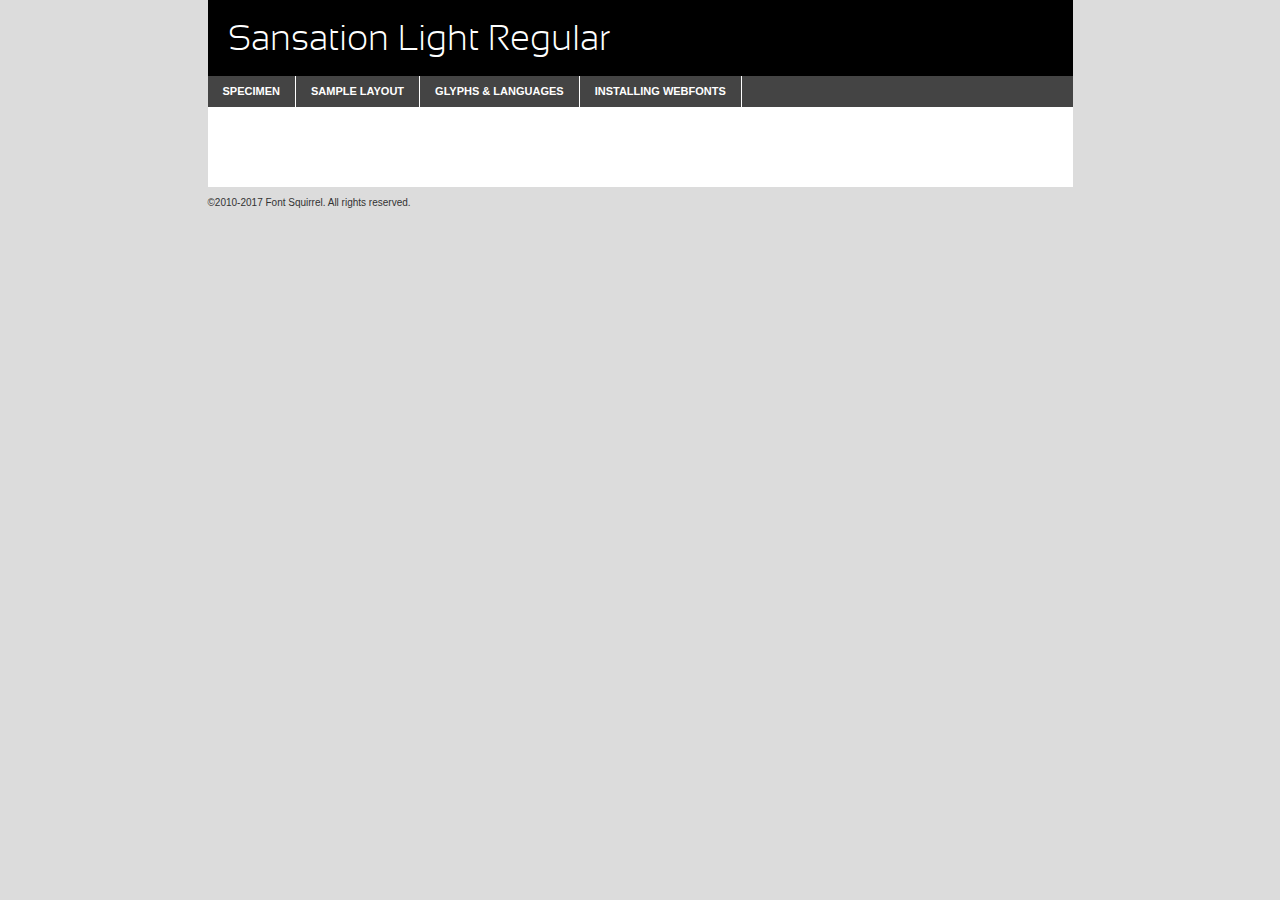
<file: fonts/sansation_light-demo.html>
<!DOCTYPE html PUBLIC "-//W3C//DTD XHTML 1.0 Transitional//EN"
	"http://www.w3.org/TR/xhtml1/DTD/xhtml1-transitional.dtd">

<html xmlns="http://www.w3.org/1999/xhtml" xml:lang="en" lang="en">
<head>
	<meta http-equiv="Content-Type" content="text/html; charset=utf-8" />
	<script src="http://ajax.googleapis.com/ajax/libs/jquery/1.7.2/jquery.min.js" type="text/javascript" charset="utf-8"></script>
	<script type="text/javascript">
	(function($){$.fn.easyTabs=function(option){var param=jQuery.extend({fadeSpeed:"fast",defaultContent:1,activeClass:'active'},option);$(this).each(function(){var thisId="#"+this.id;if(param.defaultContent==''){param.defaultContent=1;}
	if(typeof param.defaultContent=="number")
	{var defaultTab=$(thisId+" .tabs li:eq("+(param.defaultContent-1)+") a").attr('href').substr(1);}else{var defaultTab=param.defaultContent;}
	$(thisId+" .tabs li a").each(function(){var tabToHide=$(this).attr('href').substr(1);$("#"+tabToHide).addClass('easytabs-tab-content');});hideAll();changeContent(defaultTab);function hideAll(){$(thisId+" .easytabs-tab-content").hide();}
	function changeContent(tabId){hideAll();$(thisId+" .tabs li").removeClass(param.activeClass);$(thisId+" .tabs li a[href=#"+tabId+"]").closest('li').addClass(param.activeClass);if(param.fadeSpeed!="none")
	{$(thisId+" #"+tabId).fadeIn(param.fadeSpeed);}else{$(thisId+" #"+tabId).show();}}
	$(thisId+" .tabs li").click(function(){var tabId=$(this).find('a').attr('href').substr(1);changeContent(tabId);return false;});});}})(jQuery);
	</script>
	<link rel="stylesheet" href="specimen_files/specimen_stylesheet.css" type="text/css" charset="utf-8" />
	<link rel="stylesheet" href="stylesheet.css" type="text/css" charset="utf-8" />

	<style type="text/css">
					body{
				font-family: 'sansation_lightregular';
							}
		</style>

	<title>Sansation Light Regular Specimen</title>
	
	
	<script type="text/javascript" charset="utf-8">
		$(document).ready(function() {
			$('#container').easyTabs({defaultContent:1});
		});
	</script>
</head>

<body>
<div id="container">
	<div id="header">
		Sansation Light Regular	</div>
	<ul class="tabs">
		<li><a href="#specimen">Specimen</a></li>
		<li><a href="#layout">Sample Layout</a></li>
				<li><a href="#glyphs">Glyphs &amp; Languages</a></li>
		<li><a href="#installing">Installing Webfonts</a></li>
		
	</ul>
	
	<div id="main_content">

		
			<div id="specimen">
		
				<div class="section">
					<div class="grid12 firstcol">
						<div class="huge">AaBb</div>
					</div>
				</div>
		
				<div class="section">
					<div class="glyph_range">A&#x200B;B&#x200b;C&#x200b;D&#x200b;E&#x200b;F&#x200b;G&#x200b;H&#x200b;I&#x200b;J&#x200b;K&#x200b;L&#x200b;M&#x200b;N&#x200b;O&#x200b;P&#x200b;Q&#x200b;R&#x200b;S&#x200b;T&#x200b;U&#x200b;V&#x200b;W&#x200b;X&#x200b;Y&#x200b;Z&#x200b;a&#x200b;b&#x200b;c&#x200b;d&#x200b;e&#x200b;f&#x200b;g&#x200b;h&#x200b;i&#x200b;j&#x200b;k&#x200b;l&#x200b;m&#x200b;n&#x200b;o&#x200b;p&#x200b;q&#x200b;r&#x200b;s&#x200b;t&#x200b;u&#x200b;v&#x200b;w&#x200b;x&#x200b;y&#x200b;z&#x200b;1&#x200b;2&#x200b;3&#x200b;4&#x200b;5&#x200b;6&#x200b;7&#x200b;8&#x200b;9&#x200b;0&#x200b;&amp;&#x200b;.&#x200b;,&#x200b;?&#x200b;!&#x200b;&#64;&#x200b;(&#x200b;)&#x200b;#&#x200b;$&#x200b;%&#x200b;*&#x200b;+&#x200b;-&#x200b;=&#x200b;:&#x200b;;</div>
				</div>
				<div class="section">
					<div class="grid12 firstcol">
						<table class="sample_table">
							<tr><td>10</td><td class="size10">abcdefghijklmnopqrstuvwxyzABCDEFGHIJKLMNOPQRSTUVWXYZ0123456789abcdefghijklmnopqrstuvwxyzABCDEFGHIJKLMNOPQRSTUVWXYZ0123456789abcdefghijklmnopqrstuvwxyzABCDEFGHIJKLMNOPQRSTUVWXYZ</td></tr>
							<tr><td>11</td><td class="size11">abcdefghijklmnopqrstuvwxyzABCDEFGHIJKLMNOPQRSTUVWXYZ0123456789abcdefghijklmnopqrstuvwxyzABCDEFGHIJKLMNOPQRSTUVWXYZ0123456789abcdefghijklmnopqrstuvwxyzABCDEFGHIJKLMNOPQRSTUVWXYZ</td></tr>
							<tr><td>12</td><td class="size12">abcdefghijklmnopqrstuvwxyzABCDEFGHIJKLMNOPQRSTUVWXYZ0123456789abcdefghijklmnopqrstuvwxyzABCDEFGHIJKLMNOPQRSTUVWXYZ0123456789abcdefghijklmnopqrstuvwxyzABCDEFGHIJKLMNOPQRSTUVWXYZ</td></tr>
							<tr><td>13</td><td class="size13">abcdefghijklmnopqrstuvwxyzABCDEFGHIJKLMNOPQRSTUVWXYZ0123456789abcdefghijklmnopqrstuvwxyzABCDEFGHIJKLMNOPQRSTUVWXYZ0123456789abcdefghijklmnopqrstuvwxyzABCDEFGHIJKLMNOPQRSTUVWXYZ</td></tr>
							<tr><td>14</td><td class="size14">abcdefghijklmnopqrstuvwxyzABCDEFGHIJKLMNOPQRSTUVWXYZ0123456789abcdefghijklmnopqrstuvwxyzABCDEFGHIJKLMNOPQRSTUVWXYZ0123456789abcdefghijklmnopqrstuvwxyzABCDEFGHIJKLMNOPQRSTUVWXYZ</td></tr>
							<tr><td>16</td><td class="size16">abcdefghijklmnopqrstuvwxyzABCDEFGHIJKLMNOPQRSTUVWXYZ0123456789abcdefghijklmnopqrstuvwxyzABCDEFGHIJKLMNOPQRSTUVWXYZ</td></tr>
							<tr><td>18</td><td class="size18">abcdefghijklmnopqrstuvwxyzABCDEFGHIJKLMNOPQRSTUVWXYZ0123456789abcdefghijklmnopqrstuvwxyzABCDEFGHIJKLMNOPQRSTUVWXYZ</td></tr>
							<tr><td>20</td><td class="size20">abcdefghijklmnopqrstuvwxyzABCDEFGHIJKLMNOPQRSTUVWXYZ0123456789abcdefghijklmnopqrstuvwxyzABCDEFGHIJKLMNOPQRSTUVWXYZ</td></tr>
							<tr><td>24</td><td class="size24">abcdefghijklmnopqrstuvwxyzABCDEFGHIJKLMNOPQRSTUVWXYZ0123456789abcdefghijklmnopqrstuvwxyzABCDEFGHIJKLMNOPQRSTUVWXYZ</td></tr>
							<tr><td>30</td><td class="size30">abcdefghijklmnopqrstuvwxyzABCDEFGHIJKLMNOPQRSTUVWXYZ0123456789abcdefghijklmnopqrstuvwxyzABCDEFGHIJKLMNOPQRSTUVWXYZ</td></tr>
							<tr><td>36</td><td class="size36">abcdefghijklmnopqrstuvwxyzABCDEFGHIJKLMNOPQRSTUVWXYZ0123456789abcdefghijklmnopqrstuvwxyzABCDEFGHIJKLMNOPQRSTUVWXYZ</td></tr>
							<tr><td>48</td><td class="size48">abcdefghijklmnopqrstuvwxyzABCDEFGHIJKLMNOPQRSTUVWXYZ0123456789abcdefghijklmnopqrstuvwxyzABCDEFGHIJKLMNOPQRSTUVWXYZ</td></tr>
							<tr><td>60</td><td class="size60">abcdefghijklmnopqrstuvwxyzABCDEFGHIJKLMNOPQRSTUVWXYZ0123456789abcdefghijklmnopqrstuvwxyzABCDEFGHIJKLMNOPQRSTUVWXYZ</td></tr>
							<tr><td>72</td><td class="size72">abcdefghijklmnopqrstuvwxyzABCDEFGHIJKLMNOPQRSTUVWXYZ0123456789abcdefghijklmnopqrstuvwxyzABCDEFGHIJKLMNOPQRSTUVWXYZ</td></tr>
							<tr><td>90</td><td class="size90">abcdefghijklmnopqrstuvwxyzABCDEFGHIJKLMNOPQRSTUVWXYZ0123456789abcdefghijklmnopqrstuvwxyzABCDEFGHIJKLMNOPQRSTUVWXYZ</td></tr>
						</table>
				
					</div>
			
				</div>
		
		
		
								<div class="section" id="bodycomparison">


										<div id="xheight">
				<div class="fontbody">&#x25FC;&#x25FC;&#x25FC;&#x25FC;&#x25FC;&#x25FC;&#x25FC;&#x25FC;&#x25FC;&#x25FC;&#x25FC;&#x25FC;&#x25FC;&#x25FC;&#x25FC;&#x25FC;&#x25FC;&#x25FC;&#x25FC;&#x25FC;&#x25FC;&#x25FC;&#x25FC;&#x25FC;&#x25FC;&#x25FC;&#x25FC;&#x25FC;&#x25FC;&#x25FC;&#x25FC;&#x25FC;&#x25FC;&#x25FC;&#x25FC;&#x25FC;&#x25FC;&#x25FC;&#x25FC;&#x25FC;&#x25FC;&#x25FC;&#x25FC;&#x25FC;&#x25FC;&#x25FC;&#x25FC;&#x25FC;&#x25FC;&#x25FC;&#x25FC;&#x25FC;&#x25FC;&#x25FC;&#x25FC;&#x25FC;&#x25FC;&#x25FC;&#x25FC;&#x25FC;&#x25FC;&#x25FC;&#x25FC;&#x25FC;&#x25FC;&#x25FC;&#x25FC;&#x25FC;&#x25FC;&#x25FC;&#x25FC;&#x25FC;&#x25FC;&#x25FC;&#x25FC;&#x25FC;&#x25FC;&#x25FC;&#x25FC;&#x25FC;&#x25FC;&#x25FC;&#x25FC;&#x25FC;&#x25FC;&#x25FC;&#x25FC;&#x25FC;&#x25FC;&#x25FC;&#x25FC;&#x25FC;&#x25FC;&#x25FC;&#x25FC;&#x25FC;&#x25FC;&#x25FC;&#x25FC;body</div><div class="arialbody">body</div><div class="verdanabody">body</div><div class="georgiabody">body</div></div>
										<div class="fontbody" style="z-index:1">
											body<span>Sansation Light Regular</span>
										</div>
										<div class="arialbody" style="z-index:1">
											body<span>Arial</span>
										</div>
										<div class="verdanabody" style="z-index:1">
											body<span>Verdana</span>
										</div>
										<div class="georgiabody" style="z-index:1">
											body<span>Georgia</span>
										</div>



								</div>
		
		
				<div class="section psample psample_row1" id="">
					
					<div class="grid2 firstcol">
						<p class="size10"><span>10.</span>Aenean lacinia bibendum nulla sed consectetur. Fusce dapibus, tellus ac cursus commodo, tortor mauris condimentum nibh, ut fermentum massa justo sit amet risus. Nullam id dolor id nibh ultricies vehicula ut id elit. Cum sociis natoque penatibus et magnis dis parturient montes, nascetur ridiculus mus. Nulla vitae elit libero, a pharetra augue.</p>
			
					</div>
					<div class="grid3">
						<p class="size11"><span>11.</span>Aenean lacinia bibendum nulla sed consectetur. Fusce dapibus, tellus ac cursus commodo, tortor mauris condimentum nibh, ut fermentum massa justo sit amet risus. Nullam id dolor id nibh ultricies vehicula ut id elit. Cum sociis natoque penatibus et magnis dis parturient montes, nascetur ridiculus mus. Nulla vitae elit libero, a pharetra augue.</p>
			
					</div>
					<div class="grid3">
						<p class="size12"><span>12.</span>Aenean lacinia bibendum nulla sed consectetur. Fusce dapibus, tellus ac cursus commodo, tortor mauris condimentum nibh, ut fermentum massa justo sit amet risus. Nullam id dolor id nibh ultricies vehicula ut id elit. Cum sociis natoque penatibus et magnis dis parturient montes, nascetur ridiculus mus. Nulla vitae elit libero, a pharetra augue.</p>
			
					</div>
					<div class="grid4">
						<p class="size13"><span>13.</span>Aenean lacinia bibendum nulla sed consectetur. Fusce dapibus, tellus ac cursus commodo, tortor mauris condimentum nibh, ut fermentum massa justo sit amet risus. Nullam id dolor id nibh ultricies vehicula ut id elit. Cum sociis natoque penatibus et magnis dis parturient montes, nascetur ridiculus mus. Nulla vitae elit libero, a pharetra augue.</p>
			
					</div>
					<div class="white_blend"></div>
					
				</div>
				<div class="section psample psample_row2" id="">
					<div class="grid3 firstcol">
						<p class="size14"><span>14.</span>Aenean lacinia bibendum nulla sed consectetur. Fusce dapibus, tellus ac cursus commodo, tortor mauris condimentum nibh, ut fermentum massa justo sit amet risus. Nullam id dolor id nibh ultricies vehicula ut id elit. Cum sociis natoque penatibus et magnis dis parturient montes, nascetur ridiculus mus. Nulla vitae elit libero, a pharetra augue.</p>
			
					</div>
					<div class="grid4">
						<p class="size16"><span>16.</span>Aenean lacinia bibendum nulla sed consectetur. Fusce dapibus, tellus ac cursus commodo, tortor mauris condimentum nibh, ut fermentum massa justo sit amet risus. Nullam id dolor id nibh ultricies vehicula ut id elit. Cum sociis natoque penatibus et magnis dis parturient montes, nascetur ridiculus mus. Nulla vitae elit libero, a pharetra augue.</p>
			
					</div>
					<div class="grid5">
						<p class="size18"><span>18.</span>Aenean lacinia bibendum nulla sed consectetur. Fusce dapibus, tellus ac cursus commodo, tortor mauris condimentum nibh, ut fermentum massa justo sit amet risus. Nullam id dolor id nibh ultricies vehicula ut id elit. Cum sociis natoque penatibus et magnis dis parturient montes, nascetur ridiculus mus. Nulla vitae elit libero, a pharetra augue.</p>
			
					</div>

					<div class="white_blend"></div>

				</div>
				
				<div class="section psample psample_row3" id="">
					<div class="grid5 firstcol">
						<p class="size20"><span>20.</span>Aenean lacinia bibendum nulla sed consectetur. Fusce dapibus, tellus ac cursus commodo, tortor mauris condimentum nibh, ut fermentum massa justo sit amet risus. Nullam id dolor id nibh ultricies vehicula ut id elit. Cum sociis natoque penatibus et magnis dis parturient montes, nascetur ridiculus mus. Nulla vitae elit libero, a pharetra augue.</p>
					</div>
					<div class="grid7">
						<p class="size24"><span>24.</span>Aenean lacinia bibendum nulla sed consectetur. Fusce dapibus, tellus ac cursus commodo, tortor mauris condimentum nibh, ut fermentum massa justo sit amet risus. Nullam id dolor id nibh ultricies vehicula ut id elit. Cum sociis natoque penatibus et magnis dis parturient montes, nascetur ridiculus mus. Nulla vitae elit libero, a pharetra augue.</p>
					</div>
					
					<div class="white_blend"></div>
					
				</div>
				
				<div class="section psample psample_row4" id="">
					<div class="grid12 firstcol">
						<p class="size30"><span>30.</span>Aenean lacinia bibendum nulla sed consectetur. Fusce dapibus, tellus ac cursus commodo, tortor mauris condimentum nibh, ut fermentum massa justo sit amet risus. Nullam id dolor id nibh ultricies vehicula ut id elit. Cum sociis natoque penatibus et magnis dis parturient montes, nascetur ridiculus mus. Nulla vitae elit libero, a pharetra augue.</p>
					</div>
					<div class="white_blend"></div>
					
				</div>
				
				
				
				<div class="section psample psample_row1 fullreverse">
					<div class="grid2 firstcol">
						<p class="size10"><span>10.</span>Aenean lacinia bibendum nulla sed consectetur. Fusce dapibus, tellus ac cursus commodo, tortor mauris condimentum nibh, ut fermentum massa justo sit amet risus. Nullam id dolor id nibh ultricies vehicula ut id elit. Cum sociis natoque penatibus et magnis dis parturient montes, nascetur ridiculus mus. Nulla vitae elit libero, a pharetra augue.</p>
			
					</div>
					<div class="grid3">
						<p class="size11"><span>11.</span>Aenean lacinia bibendum nulla sed consectetur. Fusce dapibus, tellus ac cursus commodo, tortor mauris condimentum nibh, ut fermentum massa justo sit amet risus. Nullam id dolor id nibh ultricies vehicula ut id elit. Cum sociis natoque penatibus et magnis dis parturient montes, nascetur ridiculus mus. Nulla vitae elit libero, a pharetra augue.</p>
			
					</div>
					<div class="grid3">
						<p class="size12"><span>12.</span>Aenean lacinia bibendum nulla sed consectetur. Fusce dapibus, tellus ac cursus commodo, tortor mauris condimentum nibh, ut fermentum massa justo sit amet risus. Nullam id dolor id nibh ultricies vehicula ut id elit. Cum sociis natoque penatibus et magnis dis parturient montes, nascetur ridiculus mus. Nulla vitae elit libero, a pharetra augue.</p>
			
					</div>
					<div class="grid4">
						<p class="size13"><span>13.</span>Aenean lacinia bibendum nulla sed consectetur. Fusce dapibus, tellus ac cursus commodo, tortor mauris condimentum nibh, ut fermentum massa justo sit amet risus. Nullam id dolor id nibh ultricies vehicula ut id elit. Cum sociis natoque penatibus et magnis dis parturient montes, nascetur ridiculus mus. Nulla vitae elit libero, a pharetra augue.</p>
			
					</div>
					<div class="black_blend"></div>
					
				</div>
				
				<div class="section psample psample_row2 fullreverse">
					<div class="grid3 firstcol">
						<p class="size14"><span>14.</span>Aenean lacinia bibendum nulla sed consectetur. Fusce dapibus, tellus ac cursus commodo, tortor mauris condimentum nibh, ut fermentum massa justo sit amet risus. Nullam id dolor id nibh ultricies vehicula ut id elit. Cum sociis natoque penatibus et magnis dis parturient montes, nascetur ridiculus mus. Nulla vitae elit libero, a pharetra augue.</p>
			
					</div>
					<div class="grid4">
						<p class="size16"><span>16.</span>Aenean lacinia bibendum nulla sed consectetur. Fusce dapibus, tellus ac cursus commodo, tortor mauris condimentum nibh, ut fermentum massa justo sit amet risus. Nullam id dolor id nibh ultricies vehicula ut id elit. Cum sociis natoque penatibus et magnis dis parturient montes, nascetur ridiculus mus. Nulla vitae elit libero, a pharetra augue.</p>
			
					</div>
					<div class="grid5">
						<p class="size18"><span>18.</span>Aenean lacinia bibendum nulla sed consectetur. Fusce dapibus, tellus ac cursus commodo, tortor mauris condimentum nibh, ut fermentum massa justo sit amet risus. Nullam id dolor id nibh ultricies vehicula ut id elit. Cum sociis natoque penatibus et magnis dis parturient montes, nascetur ridiculus mus. Nulla vitae elit libero, a pharetra augue.</p>
			
					</div>
					<div class="black_blend"></div>

				</div>
				
				<div class="section psample fullreverse psample_row3" id="">
					<div class="grid5 firstcol">
						<p class="size20"><span>20.</span>Aenean lacinia bibendum nulla sed consectetur. Fusce dapibus, tellus ac cursus commodo, tortor mauris condimentum nibh, ut fermentum massa justo sit amet risus. Nullam id dolor id nibh ultricies vehicula ut id elit. Cum sociis natoque penatibus et magnis dis parturient montes, nascetur ridiculus mus. Nulla vitae elit libero, a pharetra augue.</p>
					</div>
					<div class="grid7">
						<p class="size24"><span>24.</span>Aenean lacinia bibendum nulla sed consectetur. Fusce dapibus, tellus ac cursus commodo, tortor mauris condimentum nibh, ut fermentum massa justo sit amet risus. Nullam id dolor id nibh ultricies vehicula ut id elit. Cum sociis natoque penatibus et magnis dis parturient montes, nascetur ridiculus mus. Nulla vitae elit libero, a pharetra augue.</p>
					</div>
					
					<div class="black_blend"></div>
					
				</div>
				
				<div class="section psample fullreverse psample_row4" id="" style="border-bottom: 20px #000 solid;">
					<div class="grid12 firstcol">
						<p class="size30"><span>30.</span>Aenean lacinia bibendum nulla sed consectetur. Fusce dapibus, tellus ac cursus commodo, tortor mauris condimentum nibh, ut fermentum massa justo sit amet risus. Nullam id dolor id nibh ultricies vehicula ut id elit. Cum sociis natoque penatibus et magnis dis parturient montes, nascetur ridiculus mus. Nulla vitae elit libero, a pharetra augue.</p>
					</div>
					<div class="black_blend"></div>
					
				</div>
				
				
				
				
			</div>
			
			<div id="layout">
				
				<div class="section">
					
					<div class="grid12 firstcol">
						<h1>Lorem Ipsum Dolor</h1>
						<h2>Etiam porta sem malesuada magna mollis euismod</h2>
						
						<p class="byline">By <a href="#link">Aenean Lacinia</a></p>
					</div>
				</div>
				<div class="section">
					<div class="grid8 firstcol">
						<p class="large">Donec sed odio dui. Morbi leo risus, porta ac consectetur ac, vestibulum at eros. Fusce dapibus, tellus ac cursus commodo, tortor mauris condimentum nibh, ut fermentum massa justo sit amet risus. </p>

						
						<h3>Pellentesque ornare sem</h3>

						<p>Maecenas sed diam eget risus varius blandit sit amet non magna. Maecenas faucibus mollis interdum. Donec ullamcorper nulla non metus auctor fringilla. Nullam id dolor id nibh ultricies vehicula ut id elit. Nullam id dolor id nibh ultricies vehicula ut id elit. </p>

						<p>Aenean eu leo quam. Pellentesque ornare sem lacinia quam venenatis vestibulum. Lorem ipsum dolor sit amet, consectetur adipiscing elit. Cum sociis natoque penatibus et magnis dis parturient montes, nascetur ridiculus mus. </p>

						<p>Nulla vitae elit libero, a pharetra augue. Praesent commodo cursus magna, vel scelerisque nisl consectetur et. Aenean lacinia bibendum nulla sed consectetur. </p>

						<p>Nullam quis risus eget urna mollis ornare vel eu leo. Nullam quis risus eget urna mollis ornare vel eu leo. Maecenas sed diam eget risus varius blandit sit amet non magna. Donec ullamcorper nulla non metus auctor fringilla. </p>

						<h3>Cras mattis consectetur</h3>

						<p>Aenean eu leo quam. Pellentesque ornare sem lacinia quam venenatis vestibulum. Aenean lacinia bibendum nulla sed consectetur. Integer posuere erat a ante venenatis dapibus posuere velit aliquet. Cras mattis consectetur purus sit amet fermentum. </p>

						<p>Nullam id dolor id nibh ultricies vehicula ut id elit. Nullam quis risus eget urna mollis ornare vel eu leo. Cras mattis consectetur purus sit amet fermentum.</p>
					</div>
					
					<div class="grid4 sidebar">
						
						<div class="box reverse">
							<p class="last">Nullam quis risus eget urna mollis ornare vel eu leo. Donec ullamcorper nulla non metus auctor fringilla. Cras mattis consectetur purus sit amet fermentum. Sed posuere consectetur est at lobortis. Lorem ipsum dolor sit amet, consectetur adipiscing elit. </p>
						</div>
						
						<p class="caption">Maecenas sed diam eget risus varius.</p>

						<p>Vestibulum id ligula porta felis euismod semper. Integer posuere erat a ante venenatis dapibus posuere velit aliquet. Vestibulum id ligula porta felis euismod semper. Sed posuere consectetur est at lobortis. Maecenas sed diam eget risus varius blandit sit amet non magna. Fusce dapibus, tellus ac cursus commodo, tortor mauris condimentum nibh, ut fermentum massa justo sit amet risus. </p>

					

						<p>Duis mollis, est non commodo luctus, nisi erat porttitor ligula, eget lacinia odio sem nec elit. Aenean lacinia bibendum nulla sed consectetur. Vivamus sagittis lacus vel augue laoreet rutrum faucibus dolor auctor. Aenean lacinia bibendum nulla sed consectetur. Nullam quis risus eget urna mollis ornare vel eu leo. </p>

						<p>Praesent commodo cursus magna, vel scelerisque nisl consectetur et. Donec ullamcorper nulla non metus auctor fringilla. Maecenas faucibus mollis interdum. Fusce dapibus, tellus ac cursus commodo, tortor mauris condimentum nibh, ut fermentum massa justo sit amet risus. </p>

					</div>
				</div>
				
			</div>


			



		<div id="glyphs">
			<div class="section">
				<div class="grid12 firstcol">
			
				<h1>Language Support</h1>
				<p>The subset of Sansation Light Regular in this kit supports the following languages:<br />
			
					Albanian, Basque, Breton, Chamorro, Danish, Dutch, English, Faroese, Finnish, French, Frisian, Galician, German, Icelandic, Italian, Malagasy, Norwegian, Portuguese, Spanish, Alsatian, Aragonese, Arapaho, Arrernte, Asturian, Aymara, Bislama, Cebuano, Corsican, Fijian, French_creole, Genoese, Gilbertese, Greenlandic, Haitian_creole, Hiligaynon, Hmong, Hopi, Ibanag, Iloko_ilokano, Indonesian, Interglossa_glosa, Interlingua, Irish_gaelic, Jerriais, Lojban, Lombard, Luxembourgeois, Manx, Mohawk, Norfolk_pitcairnese, Occitan, Oromo, Pangasinan, Papiamento, Piedmontese, Potawatomi, Rhaeto-romance, Romansh, Rotokas, Sami_lule, Samoan, Sardinian, Scots_gaelic, Seychelles_creole, Shona, Sicilian, Somali, Southern_ndebele, Swahili, Swati_swazi, Tagalog_filipino_pilipino, Tetum, Tok_pisin, Uyghur_latinized, Volapuk, Walloon, Warlpiri, Xhosa, Yapese, Zulu, Latinbasic, Ubasic, Demo				</p>
				<h1>Glyph Chart</h1>
				<p>The subset of Sansation Light Regular in this kit includes all the glyphs listed below. Unicode entities are included above each glyph to help you insert individual characters into your layout.</p>
				<div id="glyph_chart">
			
																				 <div><p>&amp;#13;</p>&#13;</div>
																				 <div><p>&amp;#32;</p>&#32;</div>
																				 <div><p>&amp;#33;</p>&#33;</div>
																				 <div><p>&amp;#34;</p>&#34;</div>
																				 <div><p>&amp;#35;</p>&#35;</div>
																				 <div><p>&amp;#36;</p>&#36;</div>
																				 <div><p>&amp;#37;</p>&#37;</div>
																				 <div><p>&amp;#38;</p>&#38;</div>
																				 <div><p>&amp;#39;</p>&#39;</div>
																				 <div><p>&amp;#40;</p>&#40;</div>
																				 <div><p>&amp;#41;</p>&#41;</div>
																				 <div><p>&amp;#42;</p>&#42;</div>
																				 <div><p>&amp;#43;</p>&#43;</div>
																				 <div><p>&amp;#44;</p>&#44;</div>
																				 <div><p>&amp;#45;</p>&#45;</div>
																				 <div><p>&amp;#46;</p>&#46;</div>
																				 <div><p>&amp;#47;</p>&#47;</div>
																				 <div><p>&amp;#48;</p>&#48;</div>
																				 <div><p>&amp;#49;</p>&#49;</div>
																				 <div><p>&amp;#50;</p>&#50;</div>
																				 <div><p>&amp;#51;</p>&#51;</div>
																				 <div><p>&amp;#52;</p>&#52;</div>
																				 <div><p>&amp;#53;</p>&#53;</div>
																				 <div><p>&amp;#54;</p>&#54;</div>
																				 <div><p>&amp;#55;</p>&#55;</div>
																				 <div><p>&amp;#56;</p>&#56;</div>
																				 <div><p>&amp;#57;</p>&#57;</div>
																				 <div><p>&amp;#58;</p>&#58;</div>
																				 <div><p>&amp;#59;</p>&#59;</div>
																				 <div><p>&amp;#60;</p>&#60;</div>
																				 <div><p>&amp;#61;</p>&#61;</div>
																				 <div><p>&amp;#62;</p>&#62;</div>
																				 <div><p>&amp;#63;</p>&#63;</div>
																				 <div><p>&amp;#64;</p>&#64;</div>
																				 <div><p>&amp;#65;</p>&#65;</div>
																				 <div><p>&amp;#66;</p>&#66;</div>
																				 <div><p>&amp;#67;</p>&#67;</div>
																				 <div><p>&amp;#68;</p>&#68;</div>
																				 <div><p>&amp;#69;</p>&#69;</div>
																				 <div><p>&amp;#70;</p>&#70;</div>
																				 <div><p>&amp;#71;</p>&#71;</div>
																				 <div><p>&amp;#72;</p>&#72;</div>
																				 <div><p>&amp;#73;</p>&#73;</div>
																				 <div><p>&amp;#74;</p>&#74;</div>
																				 <div><p>&amp;#75;</p>&#75;</div>
																				 <div><p>&amp;#76;</p>&#76;</div>
																				 <div><p>&amp;#77;</p>&#77;</div>
																				 <div><p>&amp;#78;</p>&#78;</div>
																				 <div><p>&amp;#79;</p>&#79;</div>
																				 <div><p>&amp;#80;</p>&#80;</div>
																				 <div><p>&amp;#81;</p>&#81;</div>
																				 <div><p>&amp;#82;</p>&#82;</div>
																				 <div><p>&amp;#83;</p>&#83;</div>
																				 <div><p>&amp;#84;</p>&#84;</div>
																				 <div><p>&amp;#85;</p>&#85;</div>
																				 <div><p>&amp;#86;</p>&#86;</div>
																				 <div><p>&amp;#87;</p>&#87;</div>
																				 <div><p>&amp;#88;</p>&#88;</div>
																				 <div><p>&amp;#89;</p>&#89;</div>
																				 <div><p>&amp;#90;</p>&#90;</div>
																				 <div><p>&amp;#91;</p>&#91;</div>
																				 <div><p>&amp;#92;</p>&#92;</div>
																				 <div><p>&amp;#93;</p>&#93;</div>
																				 <div><p>&amp;#94;</p>&#94;</div>
																				 <div><p>&amp;#95;</p>&#95;</div>
																				 <div><p>&amp;#96;</p>&#96;</div>
																				 <div><p>&amp;#97;</p>&#97;</div>
																				 <div><p>&amp;#98;</p>&#98;</div>
																				 <div><p>&amp;#99;</p>&#99;</div>
																				 <div><p>&amp;#100;</p>&#100;</div>
																				 <div><p>&amp;#101;</p>&#101;</div>
																				 <div><p>&amp;#102;</p>&#102;</div>
																				 <div><p>&amp;#103;</p>&#103;</div>
																				 <div><p>&amp;#104;</p>&#104;</div>
																				 <div><p>&amp;#105;</p>&#105;</div>
																				 <div><p>&amp;#106;</p>&#106;</div>
																				 <div><p>&amp;#107;</p>&#107;</div>
																				 <div><p>&amp;#108;</p>&#108;</div>
																				 <div><p>&amp;#109;</p>&#109;</div>
																				 <div><p>&amp;#110;</p>&#110;</div>
																				 <div><p>&amp;#111;</p>&#111;</div>
																				 <div><p>&amp;#112;</p>&#112;</div>
																				 <div><p>&amp;#113;</p>&#113;</div>
																				 <div><p>&amp;#114;</p>&#114;</div>
																				 <div><p>&amp;#115;</p>&#115;</div>
																				 <div><p>&amp;#116;</p>&#116;</div>
																				 <div><p>&amp;#117;</p>&#117;</div>
																				 <div><p>&amp;#118;</p>&#118;</div>
																				 <div><p>&amp;#119;</p>&#119;</div>
																				 <div><p>&amp;#120;</p>&#120;</div>
																				 <div><p>&amp;#121;</p>&#121;</div>
																				 <div><p>&amp;#122;</p>&#122;</div>
																				 <div><p>&amp;#123;</p>&#123;</div>
																				 <div><p>&amp;#124;</p>&#124;</div>
																				 <div><p>&amp;#125;</p>&#125;</div>
																				 <div><p>&amp;#126;</p>&#126;</div>
																				 <div><p>&amp;#160;</p>&#160;</div>
																				 <div><p>&amp;#161;</p>&#161;</div>
																				 <div><p>&amp;#162;</p>&#162;</div>
																				 <div><p>&amp;#163;</p>&#163;</div>
																				 <div><p>&amp;#164;</p>&#164;</div>
																				 <div><p>&amp;#165;</p>&#165;</div>
																				 <div><p>&amp;#166;</p>&#166;</div>
																				 <div><p>&amp;#167;</p>&#167;</div>
																				 <div><p>&amp;#168;</p>&#168;</div>
																				 <div><p>&amp;#169;</p>&#169;</div>
																				 <div><p>&amp;#170;</p>&#170;</div>
																				 <div><p>&amp;#171;</p>&#171;</div>
																				 <div><p>&amp;#172;</p>&#172;</div>
																				 <div><p>&amp;#173;</p>&#173;</div>
																				 <div><p>&amp;#174;</p>&#174;</div>
																				 <div><p>&amp;#175;</p>&#175;</div>
																				 <div><p>&amp;#176;</p>&#176;</div>
																				 <div><p>&amp;#177;</p>&#177;</div>
																				 <div><p>&amp;#178;</p>&#178;</div>
																				 <div><p>&amp;#179;</p>&#179;</div>
																				 <div><p>&amp;#180;</p>&#180;</div>
																				 <div><p>&amp;#181;</p>&#181;</div>
																				 <div><p>&amp;#182;</p>&#182;</div>
																				 <div><p>&amp;#183;</p>&#183;</div>
																				 <div><p>&amp;#184;</p>&#184;</div>
																				 <div><p>&amp;#185;</p>&#185;</div>
																				 <div><p>&amp;#186;</p>&#186;</div>
																				 <div><p>&amp;#187;</p>&#187;</div>
																				 <div><p>&amp;#188;</p>&#188;</div>
																				 <div><p>&amp;#189;</p>&#189;</div>
																				 <div><p>&amp;#190;</p>&#190;</div>
																				 <div><p>&amp;#191;</p>&#191;</div>
																				 <div><p>&amp;#192;</p>&#192;</div>
																				 <div><p>&amp;#193;</p>&#193;</div>
																				 <div><p>&amp;#194;</p>&#194;</div>
																				 <div><p>&amp;#195;</p>&#195;</div>
																				 <div><p>&amp;#196;</p>&#196;</div>
																				 <div><p>&amp;#197;</p>&#197;</div>
																				 <div><p>&amp;#198;</p>&#198;</div>
																				 <div><p>&amp;#199;</p>&#199;</div>
																				 <div><p>&amp;#200;</p>&#200;</div>
																				 <div><p>&amp;#201;</p>&#201;</div>
																				 <div><p>&amp;#202;</p>&#202;</div>
																				 <div><p>&amp;#203;</p>&#203;</div>
																				 <div><p>&amp;#204;</p>&#204;</div>
																				 <div><p>&amp;#205;</p>&#205;</div>
																				 <div><p>&amp;#206;</p>&#206;</div>
																				 <div><p>&amp;#207;</p>&#207;</div>
																				 <div><p>&amp;#208;</p>&#208;</div>
																				 <div><p>&amp;#209;</p>&#209;</div>
																				 <div><p>&amp;#210;</p>&#210;</div>
																				 <div><p>&amp;#211;</p>&#211;</div>
																				 <div><p>&amp;#212;</p>&#212;</div>
																				 <div><p>&amp;#213;</p>&#213;</div>
																				 <div><p>&amp;#214;</p>&#214;</div>
																				 <div><p>&amp;#215;</p>&#215;</div>
																				 <div><p>&amp;#216;</p>&#216;</div>
																				 <div><p>&amp;#217;</p>&#217;</div>
																				 <div><p>&amp;#218;</p>&#218;</div>
																				 <div><p>&amp;#219;</p>&#219;</div>
																				 <div><p>&amp;#220;</p>&#220;</div>
																				 <div><p>&amp;#221;</p>&#221;</div>
																				 <div><p>&amp;#222;</p>&#222;</div>
																				 <div><p>&amp;#223;</p>&#223;</div>
																				 <div><p>&amp;#224;</p>&#224;</div>
																				 <div><p>&amp;#225;</p>&#225;</div>
																				 <div><p>&amp;#226;</p>&#226;</div>
																				 <div><p>&amp;#227;</p>&#227;</div>
																				 <div><p>&amp;#228;</p>&#228;</div>
																				 <div><p>&amp;#229;</p>&#229;</div>
																				 <div><p>&amp;#230;</p>&#230;</div>
																				 <div><p>&amp;#231;</p>&#231;</div>
																				 <div><p>&amp;#232;</p>&#232;</div>
																				 <div><p>&amp;#233;</p>&#233;</div>
																				 <div><p>&amp;#234;</p>&#234;</div>
																				 <div><p>&amp;#235;</p>&#235;</div>
																				 <div><p>&amp;#236;</p>&#236;</div>
																				 <div><p>&amp;#237;</p>&#237;</div>
																				 <div><p>&amp;#238;</p>&#238;</div>
																				 <div><p>&amp;#239;</p>&#239;</div>
																				 <div><p>&amp;#240;</p>&#240;</div>
																				 <div><p>&amp;#241;</p>&#241;</div>
																				 <div><p>&amp;#242;</p>&#242;</div>
																				 <div><p>&amp;#243;</p>&#243;</div>
																				 <div><p>&amp;#244;</p>&#244;</div>
																				 <div><p>&amp;#245;</p>&#245;</div>
																				 <div><p>&amp;#246;</p>&#246;</div>
																				 <div><p>&amp;#247;</p>&#247;</div>
																				 <div><p>&amp;#248;</p>&#248;</div>
																				 <div><p>&amp;#249;</p>&#249;</div>
																				 <div><p>&amp;#250;</p>&#250;</div>
																				 <div><p>&amp;#251;</p>&#251;</div>
																				 <div><p>&amp;#252;</p>&#252;</div>
																				 <div><p>&amp;#253;</p>&#253;</div>
																				 <div><p>&amp;#254;</p>&#254;</div>
																				 <div><p>&amp;#255;</p>&#255;</div>
																				 <div><p>&amp;#338;</p>&#338;</div>
																				 <div><p>&amp;#339;</p>&#339;</div>
																				 <div><p>&amp;#376;</p>&#376;</div>
																				 <div><p>&amp;#710;</p>&#710;</div>
																				 <div><p>&amp;#732;</p>&#732;</div>
																				 <div><p>&amp;#8192;</p>&#8192;</div>
																				 <div><p>&amp;#8193;</p>&#8193;</div>
																				 <div><p>&amp;#8194;</p>&#8194;</div>
																				 <div><p>&amp;#8195;</p>&#8195;</div>
																				 <div><p>&amp;#8196;</p>&#8196;</div>
																				 <div><p>&amp;#8197;</p>&#8197;</div>
																				 <div><p>&amp;#8198;</p>&#8198;</div>
																				 <div><p>&amp;#8199;</p>&#8199;</div>
																				 <div><p>&amp;#8200;</p>&#8200;</div>
																				 <div><p>&amp;#8201;</p>&#8201;</div>
																				 <div><p>&amp;#8202;</p>&#8202;</div>
																				 <div><p>&amp;#8208;</p>&#8208;</div>
																				 <div><p>&amp;#8209;</p>&#8209;</div>
																				 <div><p>&amp;#8210;</p>&#8210;</div>
																				 <div><p>&amp;#8211;</p>&#8211;</div>
																				 <div><p>&amp;#8212;</p>&#8212;</div>
																				 <div><p>&amp;#8216;</p>&#8216;</div>
																				 <div><p>&amp;#8217;</p>&#8217;</div>
																				 <div><p>&amp;#8218;</p>&#8218;</div>
																				 <div><p>&amp;#8220;</p>&#8220;</div>
																				 <div><p>&amp;#8221;</p>&#8221;</div>
																				 <div><p>&amp;#8222;</p>&#8222;</div>
																				 <div><p>&amp;#8226;</p>&#8226;</div>
																				 <div><p>&amp;#8230;</p>&#8230;</div>
																				 <div><p>&amp;#8239;</p>&#8239;</div>
																				 <div><p>&amp;#8249;</p>&#8249;</div>
																				 <div><p>&amp;#8250;</p>&#8250;</div>
																				 <div><p>&amp;#8287;</p>&#8287;</div>
																				 <div><p>&amp;#8364;</p>&#8364;</div>
																				 <div><p>&amp;#8482;</p>&#8482;</div>
																				 <div><p>&amp;#9724;</p>&#9724;</div>
																				 <div><p>&amp;#64257;</p>&#64257;</div>
																				 <div><p>&amp;#64258;</p>&#64258;</div>
																																						</div>	
				</div>
		
		
			</div>
		</div>
		
		
		<div id="specs">
			
		</div>
	
		<div id="installing">
			<div class="section">
				<div class="grid7 firstcol">
					<h1>Installing Webfonts</h1>
					
					<p>Webfonts are supported by all major browser platforms but not all in the same way. There are currently four different font formats that must be included in order to target all browsers. This includes TTF, WOFF, EOT and SVG.</p>
					
					<h2>1. Upload your webfonts</h2>
					<p>You must upload your webfont kit to your website. They should be in or near the same directory as your CSS files.</p>
					
					<h2>2. Include the webfont stylesheet</h2>
					<p>A special CSS @font-face declaration helps the various browsers select the appropriate font it needs without causing you a bunch of headaches. Learn more about this syntax by reading the <a href="https://www.fontspring.com/blog/further-hardening-of-the-bulletproof-syntax">Fontspring blog post</a> about it. The code for it is as follows:</p>


<code>
@font-face{ 
	font-family: 'MyWebFont';
	src: url('WebFont.eot');
	src: url('WebFont.eot?#iefix') format('embedded-opentype'),
	     url('WebFont.woff') format('woff'),
	     url('WebFont.ttf') format('truetype'),
	     url('WebFont.svg#webfont') format('svg');
}
</code>

	<p>We've already gone ahead and generated the code for you. All you have to do is link to the stylesheet in your HTML, like this:</p>
	<code>&lt;link rel=&quot;stylesheet&quot; href=&quot;stylesheet.css&quot; type=&quot;text/css&quot; charset=&quot;utf-8&quot; /&gt;</code>

					<h2>3. Modify your own stylesheet</h2>
					<p>To take advantage of your new fonts, you must tell your stylesheet to use them. Look at the original @font-face declaration above and find the property called "font-family." The name linked there will be what you use to reference the font. Prepend that webfont name to the font stack in the "font-family" property, inside the selector you want to change. For example:</p>
<code>p { font-family: 'WebFont', Arial, sans-serif; }</code>

<h2>4. Test</h2>
<p>Getting webfonts to work cross-browser <em>can</em> be tricky. Use the information in the sidebar to help you if you find that fonts aren't loading in a particular browser.</p>
				</div>
				
				<div class="grid5 sidebar">
					<div class="box">
						<h2>Troubleshooting<br />Font-Face Problems</h2>
						<p>Having trouble getting your webfonts to load in your new website? Here are some tips to sort out what might be the problem.</p>

						<h3>Fonts not showing in any browser</h3>

						<p>This sounds like you need to work on the plumbing. You either did not upload the fonts to the correct directory, or you did not link the fonts properly in the CSS. If you've confirmed that all this is correct and you still have a problem, take a look at your .htaccess file and see if requests are getting intercepted.</p>

						<h3>Fonts not loading in iPhone or iPad</h3>

						<p>The most common problem here is that you are serving the fonts from an IIS server. IIS refuses to serve files that have unknown MIME types. If that is the case, you must set the MIME type for SVG to "image/svg+xml" in the server settings. Follow these instructions from Microsoft if you need help.</p>

						<h3>Fonts not loading in Firefox</h3>

						<p>The primary reason for this failure? You are still using a version Firefox older than 3.5. So upgrade already! If that isn't it, then you are very likely serving fonts from a different domain. Firefox requires that all font assets be served from the same domain. Lastly it is possible that you need to add WOFF to your list of MIME types (if you are serving via IIS.)</p>

						<h3>Fonts not loading in IE</h3>

						<p>Are you looking at Internet Explorer on an actual Windows machine or are you cheating by using a service like Adobe BrowserLab? Many of these screenshot services do not render @font-face for IE. Best to test it on a real machine.</p>

						<h3>Fonts not loading in IE9</h3>

						<p>IE9, like Firefox, requires that fonts be served from the same domain as the website. Make sure that is the case.</p>
					</div>
				</div>
			</div>
			
		</div>
	
	</div>
	<div id="footer">
		<p>&copy;2010-2017 Font Squirrel. All rights reserved.</p>
	</div>
</div>
</body>
</html>
</file>
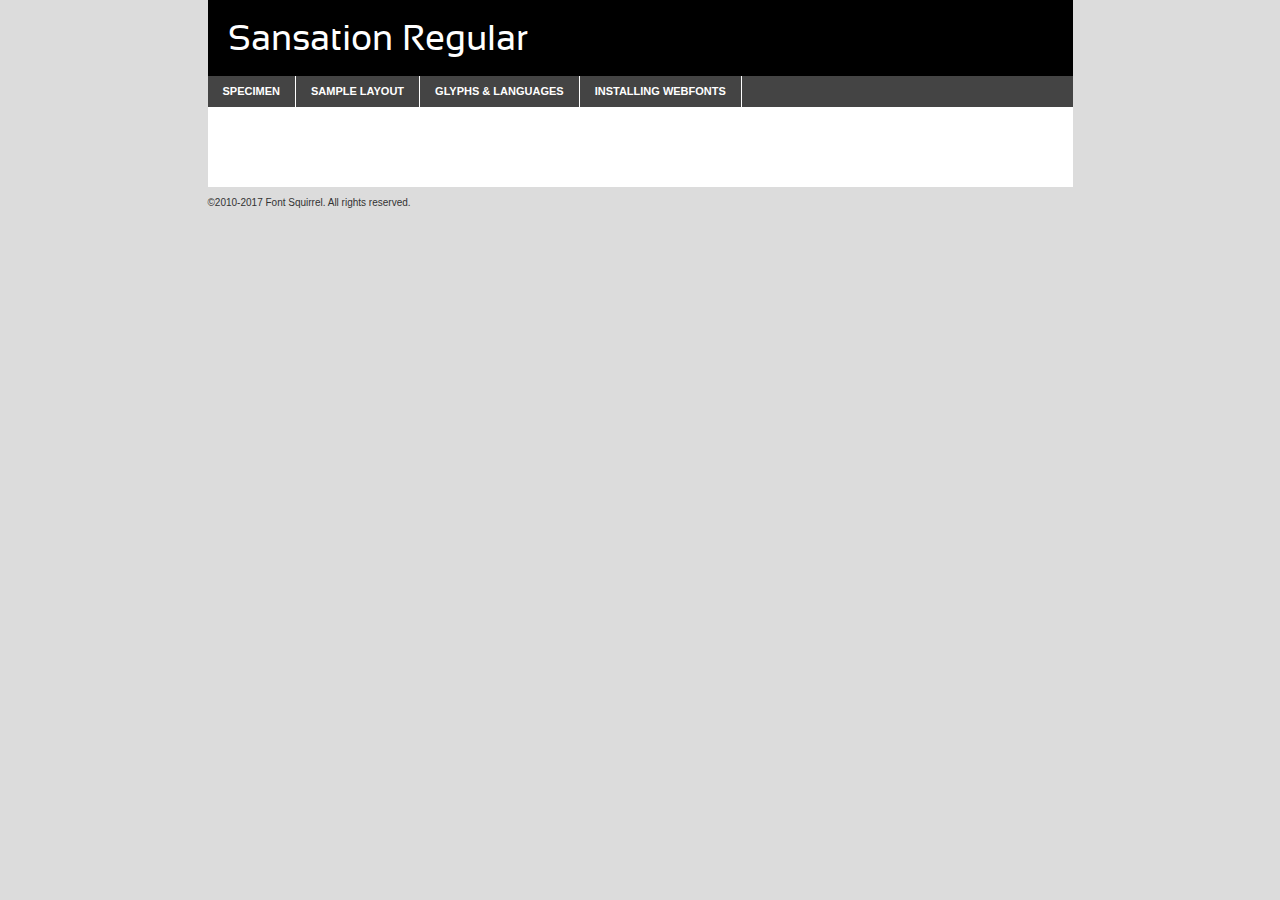
<file: fonts/sansation_regular-demo.html>
<!DOCTYPE html PUBLIC "-//W3C//DTD XHTML 1.0 Transitional//EN"
	"http://www.w3.org/TR/xhtml1/DTD/xhtml1-transitional.dtd">

<html xmlns="http://www.w3.org/1999/xhtml" xml:lang="en" lang="en">
<head>
	<meta http-equiv="Content-Type" content="text/html; charset=utf-8" />
	<script src="http://ajax.googleapis.com/ajax/libs/jquery/1.7.2/jquery.min.js" type="text/javascript" charset="utf-8"></script>
	<script type="text/javascript">
	(function($){$.fn.easyTabs=function(option){var param=jQuery.extend({fadeSpeed:"fast",defaultContent:1,activeClass:'active'},option);$(this).each(function(){var thisId="#"+this.id;if(param.defaultContent==''){param.defaultContent=1;}
	if(typeof param.defaultContent=="number")
	{var defaultTab=$(thisId+" .tabs li:eq("+(param.defaultContent-1)+") a").attr('href').substr(1);}else{var defaultTab=param.defaultContent;}
	$(thisId+" .tabs li a").each(function(){var tabToHide=$(this).attr('href').substr(1);$("#"+tabToHide).addClass('easytabs-tab-content');});hideAll();changeContent(defaultTab);function hideAll(){$(thisId+" .easytabs-tab-content").hide();}
	function changeContent(tabId){hideAll();$(thisId+" .tabs li").removeClass(param.activeClass);$(thisId+" .tabs li a[href=#"+tabId+"]").closest('li').addClass(param.activeClass);if(param.fadeSpeed!="none")
	{$(thisId+" #"+tabId).fadeIn(param.fadeSpeed);}else{$(thisId+" #"+tabId).show();}}
	$(thisId+" .tabs li").click(function(){var tabId=$(this).find('a').attr('href').substr(1);changeContent(tabId);return false;});});}})(jQuery);
	</script>
	<link rel="stylesheet" href="specimen_files/specimen_stylesheet.css" type="text/css" charset="utf-8" />
	<link rel="stylesheet" href="stylesheet.css" type="text/css" charset="utf-8" />

	<style type="text/css">
					body{
				font-family: 'sansationregular';
							}
		</style>

	<title>Sansation Regular Specimen</title>
	
	
	<script type="text/javascript" charset="utf-8">
		$(document).ready(function() {
			$('#container').easyTabs({defaultContent:1});
		});
	</script>
</head>

<body>
<div id="container">
	<div id="header">
		Sansation Regular	</div>
	<ul class="tabs">
		<li><a href="#specimen">Specimen</a></li>
		<li><a href="#layout">Sample Layout</a></li>
				<li><a href="#glyphs">Glyphs &amp; Languages</a></li>
		<li><a href="#installing">Installing Webfonts</a></li>
		
	</ul>
	
	<div id="main_content">

		
			<div id="specimen">
		
				<div class="section">
					<div class="grid12 firstcol">
						<div class="huge">AaBb</div>
					</div>
				</div>
		
				<div class="section">
					<div class="glyph_range">A&#x200B;B&#x200b;C&#x200b;D&#x200b;E&#x200b;F&#x200b;G&#x200b;H&#x200b;I&#x200b;J&#x200b;K&#x200b;L&#x200b;M&#x200b;N&#x200b;O&#x200b;P&#x200b;Q&#x200b;R&#x200b;S&#x200b;T&#x200b;U&#x200b;V&#x200b;W&#x200b;X&#x200b;Y&#x200b;Z&#x200b;a&#x200b;b&#x200b;c&#x200b;d&#x200b;e&#x200b;f&#x200b;g&#x200b;h&#x200b;i&#x200b;j&#x200b;k&#x200b;l&#x200b;m&#x200b;n&#x200b;o&#x200b;p&#x200b;q&#x200b;r&#x200b;s&#x200b;t&#x200b;u&#x200b;v&#x200b;w&#x200b;x&#x200b;y&#x200b;z&#x200b;1&#x200b;2&#x200b;3&#x200b;4&#x200b;5&#x200b;6&#x200b;7&#x200b;8&#x200b;9&#x200b;0&#x200b;&amp;&#x200b;.&#x200b;,&#x200b;?&#x200b;!&#x200b;&#64;&#x200b;(&#x200b;)&#x200b;#&#x200b;$&#x200b;%&#x200b;*&#x200b;+&#x200b;-&#x200b;=&#x200b;:&#x200b;;</div>
				</div>
				<div class="section">
					<div class="grid12 firstcol">
						<table class="sample_table">
							<tr><td>10</td><td class="size10">abcdefghijklmnopqrstuvwxyzABCDEFGHIJKLMNOPQRSTUVWXYZ0123456789abcdefghijklmnopqrstuvwxyzABCDEFGHIJKLMNOPQRSTUVWXYZ0123456789abcdefghijklmnopqrstuvwxyzABCDEFGHIJKLMNOPQRSTUVWXYZ</td></tr>
							<tr><td>11</td><td class="size11">abcdefghijklmnopqrstuvwxyzABCDEFGHIJKLMNOPQRSTUVWXYZ0123456789abcdefghijklmnopqrstuvwxyzABCDEFGHIJKLMNOPQRSTUVWXYZ0123456789abcdefghijklmnopqrstuvwxyzABCDEFGHIJKLMNOPQRSTUVWXYZ</td></tr>
							<tr><td>12</td><td class="size12">abcdefghijklmnopqrstuvwxyzABCDEFGHIJKLMNOPQRSTUVWXYZ0123456789abcdefghijklmnopqrstuvwxyzABCDEFGHIJKLMNOPQRSTUVWXYZ0123456789abcdefghijklmnopqrstuvwxyzABCDEFGHIJKLMNOPQRSTUVWXYZ</td></tr>
							<tr><td>13</td><td class="size13">abcdefghijklmnopqrstuvwxyzABCDEFGHIJKLMNOPQRSTUVWXYZ0123456789abcdefghijklmnopqrstuvwxyzABCDEFGHIJKLMNOPQRSTUVWXYZ0123456789abcdefghijklmnopqrstuvwxyzABCDEFGHIJKLMNOPQRSTUVWXYZ</td></tr>
							<tr><td>14</td><td class="size14">abcdefghijklmnopqrstuvwxyzABCDEFGHIJKLMNOPQRSTUVWXYZ0123456789abcdefghijklmnopqrstuvwxyzABCDEFGHIJKLMNOPQRSTUVWXYZ0123456789abcdefghijklmnopqrstuvwxyzABCDEFGHIJKLMNOPQRSTUVWXYZ</td></tr>
							<tr><td>16</td><td class="size16">abcdefghijklmnopqrstuvwxyzABCDEFGHIJKLMNOPQRSTUVWXYZ0123456789abcdefghijklmnopqrstuvwxyzABCDEFGHIJKLMNOPQRSTUVWXYZ</td></tr>
							<tr><td>18</td><td class="size18">abcdefghijklmnopqrstuvwxyzABCDEFGHIJKLMNOPQRSTUVWXYZ0123456789abcdefghijklmnopqrstuvwxyzABCDEFGHIJKLMNOPQRSTUVWXYZ</td></tr>
							<tr><td>20</td><td class="size20">abcdefghijklmnopqrstuvwxyzABCDEFGHIJKLMNOPQRSTUVWXYZ0123456789abcdefghijklmnopqrstuvwxyzABCDEFGHIJKLMNOPQRSTUVWXYZ</td></tr>
							<tr><td>24</td><td class="size24">abcdefghijklmnopqrstuvwxyzABCDEFGHIJKLMNOPQRSTUVWXYZ0123456789abcdefghijklmnopqrstuvwxyzABCDEFGHIJKLMNOPQRSTUVWXYZ</td></tr>
							<tr><td>30</td><td class="size30">abcdefghijklmnopqrstuvwxyzABCDEFGHIJKLMNOPQRSTUVWXYZ0123456789abcdefghijklmnopqrstuvwxyzABCDEFGHIJKLMNOPQRSTUVWXYZ</td></tr>
							<tr><td>36</td><td class="size36">abcdefghijklmnopqrstuvwxyzABCDEFGHIJKLMNOPQRSTUVWXYZ0123456789abcdefghijklmnopqrstuvwxyzABCDEFGHIJKLMNOPQRSTUVWXYZ</td></tr>
							<tr><td>48</td><td class="size48">abcdefghijklmnopqrstuvwxyzABCDEFGHIJKLMNOPQRSTUVWXYZ0123456789abcdefghijklmnopqrstuvwxyzABCDEFGHIJKLMNOPQRSTUVWXYZ</td></tr>
							<tr><td>60</td><td class="size60">abcdefghijklmnopqrstuvwxyzABCDEFGHIJKLMNOPQRSTUVWXYZ0123456789abcdefghijklmnopqrstuvwxyzABCDEFGHIJKLMNOPQRSTUVWXYZ</td></tr>
							<tr><td>72</td><td class="size72">abcdefghijklmnopqrstuvwxyzABCDEFGHIJKLMNOPQRSTUVWXYZ0123456789abcdefghijklmnopqrstuvwxyzABCDEFGHIJKLMNOPQRSTUVWXYZ</td></tr>
							<tr><td>90</td><td class="size90">abcdefghijklmnopqrstuvwxyzABCDEFGHIJKLMNOPQRSTUVWXYZ0123456789abcdefghijklmnopqrstuvwxyzABCDEFGHIJKLMNOPQRSTUVWXYZ</td></tr>
						</table>
				
					</div>
			
				</div>
		
		
		
								<div class="section" id="bodycomparison">


										<div id="xheight">
				<div class="fontbody">&#x25FC;&#x25FC;&#x25FC;&#x25FC;&#x25FC;&#x25FC;&#x25FC;&#x25FC;&#x25FC;&#x25FC;&#x25FC;&#x25FC;&#x25FC;&#x25FC;&#x25FC;&#x25FC;&#x25FC;&#x25FC;&#x25FC;&#x25FC;&#x25FC;&#x25FC;&#x25FC;&#x25FC;&#x25FC;&#x25FC;&#x25FC;&#x25FC;&#x25FC;&#x25FC;&#x25FC;&#x25FC;&#x25FC;&#x25FC;&#x25FC;&#x25FC;&#x25FC;&#x25FC;&#x25FC;&#x25FC;&#x25FC;&#x25FC;&#x25FC;&#x25FC;&#x25FC;&#x25FC;&#x25FC;&#x25FC;&#x25FC;&#x25FC;&#x25FC;&#x25FC;&#x25FC;&#x25FC;&#x25FC;&#x25FC;&#x25FC;&#x25FC;&#x25FC;&#x25FC;&#x25FC;&#x25FC;&#x25FC;&#x25FC;&#x25FC;&#x25FC;&#x25FC;&#x25FC;&#x25FC;&#x25FC;&#x25FC;&#x25FC;&#x25FC;&#x25FC;&#x25FC;&#x25FC;&#x25FC;&#x25FC;&#x25FC;&#x25FC;&#x25FC;&#x25FC;&#x25FC;&#x25FC;&#x25FC;&#x25FC;&#x25FC;&#x25FC;&#x25FC;&#x25FC;&#x25FC;&#x25FC;&#x25FC;&#x25FC;&#x25FC;&#x25FC;&#x25FC;&#x25FC;&#x25FC;body</div><div class="arialbody">body</div><div class="verdanabody">body</div><div class="georgiabody">body</div></div>
										<div class="fontbody" style="z-index:1">
											body<span>Sansation Regular</span>
										</div>
										<div class="arialbody" style="z-index:1">
											body<span>Arial</span>
										</div>
										<div class="verdanabody" style="z-index:1">
											body<span>Verdana</span>
										</div>
										<div class="georgiabody" style="z-index:1">
											body<span>Georgia</span>
										</div>



								</div>
		
		
				<div class="section psample psample_row1" id="">
					
					<div class="grid2 firstcol">
						<p class="size10"><span>10.</span>Aenean lacinia bibendum nulla sed consectetur. Fusce dapibus, tellus ac cursus commodo, tortor mauris condimentum nibh, ut fermentum massa justo sit amet risus. Nullam id dolor id nibh ultricies vehicula ut id elit. Cum sociis natoque penatibus et magnis dis parturient montes, nascetur ridiculus mus. Nulla vitae elit libero, a pharetra augue.</p>
			
					</div>
					<div class="grid3">
						<p class="size11"><span>11.</span>Aenean lacinia bibendum nulla sed consectetur. Fusce dapibus, tellus ac cursus commodo, tortor mauris condimentum nibh, ut fermentum massa justo sit amet risus. Nullam id dolor id nibh ultricies vehicula ut id elit. Cum sociis natoque penatibus et magnis dis parturient montes, nascetur ridiculus mus. Nulla vitae elit libero, a pharetra augue.</p>
			
					</div>
					<div class="grid3">
						<p class="size12"><span>12.</span>Aenean lacinia bibendum nulla sed consectetur. Fusce dapibus, tellus ac cursus commodo, tortor mauris condimentum nibh, ut fermentum massa justo sit amet risus. Nullam id dolor id nibh ultricies vehicula ut id elit. Cum sociis natoque penatibus et magnis dis parturient montes, nascetur ridiculus mus. Nulla vitae elit libero, a pharetra augue.</p>
			
					</div>
					<div class="grid4">
						<p class="size13"><span>13.</span>Aenean lacinia bibendum nulla sed consectetur. Fusce dapibus, tellus ac cursus commodo, tortor mauris condimentum nibh, ut fermentum massa justo sit amet risus. Nullam id dolor id nibh ultricies vehicula ut id elit. Cum sociis natoque penatibus et magnis dis parturient montes, nascetur ridiculus mus. Nulla vitae elit libero, a pharetra augue.</p>
			
					</div>
					<div class="white_blend"></div>
					
				</div>
				<div class="section psample psample_row2" id="">
					<div class="grid3 firstcol">
						<p class="size14"><span>14.</span>Aenean lacinia bibendum nulla sed consectetur. Fusce dapibus, tellus ac cursus commodo, tortor mauris condimentum nibh, ut fermentum massa justo sit amet risus. Nullam id dolor id nibh ultricies vehicula ut id elit. Cum sociis natoque penatibus et magnis dis parturient montes, nascetur ridiculus mus. Nulla vitae elit libero, a pharetra augue.</p>
			
					</div>
					<div class="grid4">
						<p class="size16"><span>16.</span>Aenean lacinia bibendum nulla sed consectetur. Fusce dapibus, tellus ac cursus commodo, tortor mauris condimentum nibh, ut fermentum massa justo sit amet risus. Nullam id dolor id nibh ultricies vehicula ut id elit. Cum sociis natoque penatibus et magnis dis parturient montes, nascetur ridiculus mus. Nulla vitae elit libero, a pharetra augue.</p>
			
					</div>
					<div class="grid5">
						<p class="size18"><span>18.</span>Aenean lacinia bibendum nulla sed consectetur. Fusce dapibus, tellus ac cursus commodo, tortor mauris condimentum nibh, ut fermentum massa justo sit amet risus. Nullam id dolor id nibh ultricies vehicula ut id elit. Cum sociis natoque penatibus et magnis dis parturient montes, nascetur ridiculus mus. Nulla vitae elit libero, a pharetra augue.</p>
			
					</div>

					<div class="white_blend"></div>

				</div>
				
				<div class="section psample psample_row3" id="">
					<div class="grid5 firstcol">
						<p class="size20"><span>20.</span>Aenean lacinia bibendum nulla sed consectetur. Fusce dapibus, tellus ac cursus commodo, tortor mauris condimentum nibh, ut fermentum massa justo sit amet risus. Nullam id dolor id nibh ultricies vehicula ut id elit. Cum sociis natoque penatibus et magnis dis parturient montes, nascetur ridiculus mus. Nulla vitae elit libero, a pharetra augue.</p>
					</div>
					<div class="grid7">
						<p class="size24"><span>24.</span>Aenean lacinia bibendum nulla sed consectetur. Fusce dapibus, tellus ac cursus commodo, tortor mauris condimentum nibh, ut fermentum massa justo sit amet risus. Nullam id dolor id nibh ultricies vehicula ut id elit. Cum sociis natoque penatibus et magnis dis parturient montes, nascetur ridiculus mus. Nulla vitae elit libero, a pharetra augue.</p>
					</div>
					
					<div class="white_blend"></div>
					
				</div>
				
				<div class="section psample psample_row4" id="">
					<div class="grid12 firstcol">
						<p class="size30"><span>30.</span>Aenean lacinia bibendum nulla sed consectetur. Fusce dapibus, tellus ac cursus commodo, tortor mauris condimentum nibh, ut fermentum massa justo sit amet risus. Nullam id dolor id nibh ultricies vehicula ut id elit. Cum sociis natoque penatibus et magnis dis parturient montes, nascetur ridiculus mus. Nulla vitae elit libero, a pharetra augue.</p>
					</div>
					<div class="white_blend"></div>
					
				</div>
				
				
				
				<div class="section psample psample_row1 fullreverse">
					<div class="grid2 firstcol">
						<p class="size10"><span>10.</span>Aenean lacinia bibendum nulla sed consectetur. Fusce dapibus, tellus ac cursus commodo, tortor mauris condimentum nibh, ut fermentum massa justo sit amet risus. Nullam id dolor id nibh ultricies vehicula ut id elit. Cum sociis natoque penatibus et magnis dis parturient montes, nascetur ridiculus mus. Nulla vitae elit libero, a pharetra augue.</p>
			
					</div>
					<div class="grid3">
						<p class="size11"><span>11.</span>Aenean lacinia bibendum nulla sed consectetur. Fusce dapibus, tellus ac cursus commodo, tortor mauris condimentum nibh, ut fermentum massa justo sit amet risus. Nullam id dolor id nibh ultricies vehicula ut id elit. Cum sociis natoque penatibus et magnis dis parturient montes, nascetur ridiculus mus. Nulla vitae elit libero, a pharetra augue.</p>
			
					</div>
					<div class="grid3">
						<p class="size12"><span>12.</span>Aenean lacinia bibendum nulla sed consectetur. Fusce dapibus, tellus ac cursus commodo, tortor mauris condimentum nibh, ut fermentum massa justo sit amet risus. Nullam id dolor id nibh ultricies vehicula ut id elit. Cum sociis natoque penatibus et magnis dis parturient montes, nascetur ridiculus mus. Nulla vitae elit libero, a pharetra augue.</p>
			
					</div>
					<div class="grid4">
						<p class="size13"><span>13.</span>Aenean lacinia bibendum nulla sed consectetur. Fusce dapibus, tellus ac cursus commodo, tortor mauris condimentum nibh, ut fermentum massa justo sit amet risus. Nullam id dolor id nibh ultricies vehicula ut id elit. Cum sociis natoque penatibus et magnis dis parturient montes, nascetur ridiculus mus. Nulla vitae elit libero, a pharetra augue.</p>
			
					</div>
					<div class="black_blend"></div>
					
				</div>
				
				<div class="section psample psample_row2 fullreverse">
					<div class="grid3 firstcol">
						<p class="size14"><span>14.</span>Aenean lacinia bibendum nulla sed consectetur. Fusce dapibus, tellus ac cursus commodo, tortor mauris condimentum nibh, ut fermentum massa justo sit amet risus. Nullam id dolor id nibh ultricies vehicula ut id elit. Cum sociis natoque penatibus et magnis dis parturient montes, nascetur ridiculus mus. Nulla vitae elit libero, a pharetra augue.</p>
			
					</div>
					<div class="grid4">
						<p class="size16"><span>16.</span>Aenean lacinia bibendum nulla sed consectetur. Fusce dapibus, tellus ac cursus commodo, tortor mauris condimentum nibh, ut fermentum massa justo sit amet risus. Nullam id dolor id nibh ultricies vehicula ut id elit. Cum sociis natoque penatibus et magnis dis parturient montes, nascetur ridiculus mus. Nulla vitae elit libero, a pharetra augue.</p>
			
					</div>
					<div class="grid5">
						<p class="size18"><span>18.</span>Aenean lacinia bibendum nulla sed consectetur. Fusce dapibus, tellus ac cursus commodo, tortor mauris condimentum nibh, ut fermentum massa justo sit amet risus. Nullam id dolor id nibh ultricies vehicula ut id elit. Cum sociis natoque penatibus et magnis dis parturient montes, nascetur ridiculus mus. Nulla vitae elit libero, a pharetra augue.</p>
			
					</div>
					<div class="black_blend"></div>

				</div>
				
				<div class="section psample fullreverse psample_row3" id="">
					<div class="grid5 firstcol">
						<p class="size20"><span>20.</span>Aenean lacinia bibendum nulla sed consectetur. Fusce dapibus, tellus ac cursus commodo, tortor mauris condimentum nibh, ut fermentum massa justo sit amet risus. Nullam id dolor id nibh ultricies vehicula ut id elit. Cum sociis natoque penatibus et magnis dis parturient montes, nascetur ridiculus mus. Nulla vitae elit libero, a pharetra augue.</p>
					</div>
					<div class="grid7">
						<p class="size24"><span>24.</span>Aenean lacinia bibendum nulla sed consectetur. Fusce dapibus, tellus ac cursus commodo, tortor mauris condimentum nibh, ut fermentum massa justo sit amet risus. Nullam id dolor id nibh ultricies vehicula ut id elit. Cum sociis natoque penatibus et magnis dis parturient montes, nascetur ridiculus mus. Nulla vitae elit libero, a pharetra augue.</p>
					</div>
					
					<div class="black_blend"></div>
					
				</div>
				
				<div class="section psample fullreverse psample_row4" id="" style="border-bottom: 20px #000 solid;">
					<div class="grid12 firstcol">
						<p class="size30"><span>30.</span>Aenean lacinia bibendum nulla sed consectetur. Fusce dapibus, tellus ac cursus commodo, tortor mauris condimentum nibh, ut fermentum massa justo sit amet risus. Nullam id dolor id nibh ultricies vehicula ut id elit. Cum sociis natoque penatibus et magnis dis parturient montes, nascetur ridiculus mus. Nulla vitae elit libero, a pharetra augue.</p>
					</div>
					<div class="black_blend"></div>
					
				</div>
				
				
				
				
			</div>
			
			<div id="layout">
				
				<div class="section">
					
					<div class="grid12 firstcol">
						<h1>Lorem Ipsum Dolor</h1>
						<h2>Etiam porta sem malesuada magna mollis euismod</h2>
						
						<p class="byline">By <a href="#link">Aenean Lacinia</a></p>
					</div>
				</div>
				<div class="section">
					<div class="grid8 firstcol">
						<p class="large">Donec sed odio dui. Morbi leo risus, porta ac consectetur ac, vestibulum at eros. Fusce dapibus, tellus ac cursus commodo, tortor mauris condimentum nibh, ut fermentum massa justo sit amet risus. </p>

						
						<h3>Pellentesque ornare sem</h3>

						<p>Maecenas sed diam eget risus varius blandit sit amet non magna. Maecenas faucibus mollis interdum. Donec ullamcorper nulla non metus auctor fringilla. Nullam id dolor id nibh ultricies vehicula ut id elit. Nullam id dolor id nibh ultricies vehicula ut id elit. </p>

						<p>Aenean eu leo quam. Pellentesque ornare sem lacinia quam venenatis vestibulum. Lorem ipsum dolor sit amet, consectetur adipiscing elit. Cum sociis natoque penatibus et magnis dis parturient montes, nascetur ridiculus mus. </p>

						<p>Nulla vitae elit libero, a pharetra augue. Praesent commodo cursus magna, vel scelerisque nisl consectetur et. Aenean lacinia bibendum nulla sed consectetur. </p>

						<p>Nullam quis risus eget urna mollis ornare vel eu leo. Nullam quis risus eget urna mollis ornare vel eu leo. Maecenas sed diam eget risus varius blandit sit amet non magna. Donec ullamcorper nulla non metus auctor fringilla. </p>

						<h3>Cras mattis consectetur</h3>

						<p>Aenean eu leo quam. Pellentesque ornare sem lacinia quam venenatis vestibulum. Aenean lacinia bibendum nulla sed consectetur. Integer posuere erat a ante venenatis dapibus posuere velit aliquet. Cras mattis consectetur purus sit amet fermentum. </p>

						<p>Nullam id dolor id nibh ultricies vehicula ut id elit. Nullam quis risus eget urna mollis ornare vel eu leo. Cras mattis consectetur purus sit amet fermentum.</p>
					</div>
					
					<div class="grid4 sidebar">
						
						<div class="box reverse">
							<p class="last">Nullam quis risus eget urna mollis ornare vel eu leo. Donec ullamcorper nulla non metus auctor fringilla. Cras mattis consectetur purus sit amet fermentum. Sed posuere consectetur est at lobortis. Lorem ipsum dolor sit amet, consectetur adipiscing elit. </p>
						</div>
						
						<p class="caption">Maecenas sed diam eget risus varius.</p>

						<p>Vestibulum id ligula porta felis euismod semper. Integer posuere erat a ante venenatis dapibus posuere velit aliquet. Vestibulum id ligula porta felis euismod semper. Sed posuere consectetur est at lobortis. Maecenas sed diam eget risus varius blandit sit amet non magna. Fusce dapibus, tellus ac cursus commodo, tortor mauris condimentum nibh, ut fermentum massa justo sit amet risus. </p>

					

						<p>Duis mollis, est non commodo luctus, nisi erat porttitor ligula, eget lacinia odio sem nec elit. Aenean lacinia bibendum nulla sed consectetur. Vivamus sagittis lacus vel augue laoreet rutrum faucibus dolor auctor. Aenean lacinia bibendum nulla sed consectetur. Nullam quis risus eget urna mollis ornare vel eu leo. </p>

						<p>Praesent commodo cursus magna, vel scelerisque nisl consectetur et. Donec ullamcorper nulla non metus auctor fringilla. Maecenas faucibus mollis interdum. Fusce dapibus, tellus ac cursus commodo, tortor mauris condimentum nibh, ut fermentum massa justo sit amet risus. </p>

					</div>
				</div>
				
			</div>


			



		<div id="glyphs">
			<div class="section">
				<div class="grid12 firstcol">
			
				<h1>Language Support</h1>
				<p>The subset of Sansation Regular in this kit supports the following languages:<br />
			
					Albanian, Basque, Breton, Chamorro, Danish, Dutch, English, Faroese, Finnish, French, Frisian, Galician, German, Icelandic, Italian, Malagasy, Norwegian, Portuguese, Spanish, Swedish, Alsatian, Aragonese, Arapaho, Arrernte, Asturian, Aymara, Bislama, Cebuano, Corsican, Fijian, French_creole, Genoese, Gilbertese, Greenlandic, Haitian_creole, Hiligaynon, Hmong, Hopi, Ibanag, Iloko_ilokano, Indonesian, Interglossa_glosa, Interlingua, Irish_gaelic, Jerriais, Lojban, Lombard, Luxembourgeois, Manx, Mohawk, Norfolk_pitcairnese, Occitan, Oromo, Pangasinan, Papiamento, Piedmontese, Potawatomi, Rhaeto-romance, Romansh, Rotokas, Sami_lule, Samoan, Sardinian, Scots_gaelic, Seychelles_creole, Shona, Sicilian, Somali, Southern_ndebele, Swahili, Swati_swazi, Tagalog_filipino_pilipino, Tetum, Tok_pisin, Uyghur_latinized, Volapuk, Walloon, Warlpiri, Xhosa, Yapese, Zulu, Latinbasic, Ubasic, Demo				</p>
				<h1>Glyph Chart</h1>
				<p>The subset of Sansation Regular in this kit includes all the glyphs listed below. Unicode entities are included above each glyph to help you insert individual characters into your layout.</p>
				<div id="glyph_chart">
			
																				 <div><p>&amp;#13;</p>&#13;</div>
																				 <div><p>&amp;#32;</p>&#32;</div>
																				 <div><p>&amp;#33;</p>&#33;</div>
																				 <div><p>&amp;#34;</p>&#34;</div>
																				 <div><p>&amp;#35;</p>&#35;</div>
																				 <div><p>&amp;#36;</p>&#36;</div>
																				 <div><p>&amp;#37;</p>&#37;</div>
																				 <div><p>&amp;#38;</p>&#38;</div>
																				 <div><p>&amp;#39;</p>&#39;</div>
																				 <div><p>&amp;#40;</p>&#40;</div>
																				 <div><p>&amp;#41;</p>&#41;</div>
																				 <div><p>&amp;#42;</p>&#42;</div>
																				 <div><p>&amp;#43;</p>&#43;</div>
																				 <div><p>&amp;#44;</p>&#44;</div>
																				 <div><p>&amp;#45;</p>&#45;</div>
																				 <div><p>&amp;#46;</p>&#46;</div>
																				 <div><p>&amp;#47;</p>&#47;</div>
																				 <div><p>&amp;#48;</p>&#48;</div>
																				 <div><p>&amp;#49;</p>&#49;</div>
																				 <div><p>&amp;#50;</p>&#50;</div>
																				 <div><p>&amp;#51;</p>&#51;</div>
																				 <div><p>&amp;#52;</p>&#52;</div>
																				 <div><p>&amp;#53;</p>&#53;</div>
																				 <div><p>&amp;#54;</p>&#54;</div>
																				 <div><p>&amp;#55;</p>&#55;</div>
																				 <div><p>&amp;#56;</p>&#56;</div>
																				 <div><p>&amp;#57;</p>&#57;</div>
																				 <div><p>&amp;#58;</p>&#58;</div>
																				 <div><p>&amp;#59;</p>&#59;</div>
																				 <div><p>&amp;#60;</p>&#60;</div>
																				 <div><p>&amp;#61;</p>&#61;</div>
																				 <div><p>&amp;#62;</p>&#62;</div>
																				 <div><p>&amp;#63;</p>&#63;</div>
																				 <div><p>&amp;#64;</p>&#64;</div>
																				 <div><p>&amp;#65;</p>&#65;</div>
																				 <div><p>&amp;#66;</p>&#66;</div>
																				 <div><p>&amp;#67;</p>&#67;</div>
																				 <div><p>&amp;#68;</p>&#68;</div>
																				 <div><p>&amp;#69;</p>&#69;</div>
																				 <div><p>&amp;#70;</p>&#70;</div>
																				 <div><p>&amp;#71;</p>&#71;</div>
																				 <div><p>&amp;#72;</p>&#72;</div>
																				 <div><p>&amp;#73;</p>&#73;</div>
																				 <div><p>&amp;#74;</p>&#74;</div>
																				 <div><p>&amp;#75;</p>&#75;</div>
																				 <div><p>&amp;#76;</p>&#76;</div>
																				 <div><p>&amp;#77;</p>&#77;</div>
																				 <div><p>&amp;#78;</p>&#78;</div>
																				 <div><p>&amp;#79;</p>&#79;</div>
																				 <div><p>&amp;#80;</p>&#80;</div>
																				 <div><p>&amp;#81;</p>&#81;</div>
																				 <div><p>&amp;#82;</p>&#82;</div>
																				 <div><p>&amp;#83;</p>&#83;</div>
																				 <div><p>&amp;#84;</p>&#84;</div>
																				 <div><p>&amp;#85;</p>&#85;</div>
																				 <div><p>&amp;#86;</p>&#86;</div>
																				 <div><p>&amp;#87;</p>&#87;</div>
																				 <div><p>&amp;#88;</p>&#88;</div>
																				 <div><p>&amp;#89;</p>&#89;</div>
																				 <div><p>&amp;#90;</p>&#90;</div>
																				 <div><p>&amp;#91;</p>&#91;</div>
																				 <div><p>&amp;#92;</p>&#92;</div>
																				 <div><p>&amp;#93;</p>&#93;</div>
																				 <div><p>&amp;#94;</p>&#94;</div>
																				 <div><p>&amp;#95;</p>&#95;</div>
																				 <div><p>&amp;#96;</p>&#96;</div>
																				 <div><p>&amp;#97;</p>&#97;</div>
																				 <div><p>&amp;#98;</p>&#98;</div>
																				 <div><p>&amp;#99;</p>&#99;</div>
																				 <div><p>&amp;#100;</p>&#100;</div>
																				 <div><p>&amp;#101;</p>&#101;</div>
																				 <div><p>&amp;#102;</p>&#102;</div>
																				 <div><p>&amp;#103;</p>&#103;</div>
																				 <div><p>&amp;#104;</p>&#104;</div>
																				 <div><p>&amp;#105;</p>&#105;</div>
																				 <div><p>&amp;#106;</p>&#106;</div>
																				 <div><p>&amp;#107;</p>&#107;</div>
																				 <div><p>&amp;#108;</p>&#108;</div>
																				 <div><p>&amp;#109;</p>&#109;</div>
																				 <div><p>&amp;#110;</p>&#110;</div>
																				 <div><p>&amp;#111;</p>&#111;</div>
																				 <div><p>&amp;#112;</p>&#112;</div>
																				 <div><p>&amp;#113;</p>&#113;</div>
																				 <div><p>&amp;#114;</p>&#114;</div>
																				 <div><p>&amp;#115;</p>&#115;</div>
																				 <div><p>&amp;#116;</p>&#116;</div>
																				 <div><p>&amp;#117;</p>&#117;</div>
																				 <div><p>&amp;#118;</p>&#118;</div>
																				 <div><p>&amp;#119;</p>&#119;</div>
																				 <div><p>&amp;#120;</p>&#120;</div>
																				 <div><p>&amp;#121;</p>&#121;</div>
																				 <div><p>&amp;#122;</p>&#122;</div>
																				 <div><p>&amp;#123;</p>&#123;</div>
																				 <div><p>&amp;#124;</p>&#124;</div>
																				 <div><p>&amp;#125;</p>&#125;</div>
																				 <div><p>&amp;#126;</p>&#126;</div>
																				 <div><p>&amp;#160;</p>&#160;</div>
																				 <div><p>&amp;#161;</p>&#161;</div>
																				 <div><p>&amp;#162;</p>&#162;</div>
																				 <div><p>&amp;#163;</p>&#163;</div>
																				 <div><p>&amp;#164;</p>&#164;</div>
																				 <div><p>&amp;#165;</p>&#165;</div>
																				 <div><p>&amp;#166;</p>&#166;</div>
																				 <div><p>&amp;#167;</p>&#167;</div>
																				 <div><p>&amp;#168;</p>&#168;</div>
																				 <div><p>&amp;#169;</p>&#169;</div>
																				 <div><p>&amp;#170;</p>&#170;</div>
																				 <div><p>&amp;#171;</p>&#171;</div>
																				 <div><p>&amp;#172;</p>&#172;</div>
																				 <div><p>&amp;#173;</p>&#173;</div>
																				 <div><p>&amp;#174;</p>&#174;</div>
																				 <div><p>&amp;#175;</p>&#175;</div>
																				 <div><p>&amp;#176;</p>&#176;</div>
																				 <div><p>&amp;#177;</p>&#177;</div>
																				 <div><p>&amp;#178;</p>&#178;</div>
																				 <div><p>&amp;#179;</p>&#179;</div>
																				 <div><p>&amp;#180;</p>&#180;</div>
																				 <div><p>&amp;#181;</p>&#181;</div>
																				 <div><p>&amp;#182;</p>&#182;</div>
																				 <div><p>&amp;#183;</p>&#183;</div>
																				 <div><p>&amp;#184;</p>&#184;</div>
																				 <div><p>&amp;#185;</p>&#185;</div>
																				 <div><p>&amp;#186;</p>&#186;</div>
																				 <div><p>&amp;#187;</p>&#187;</div>
																				 <div><p>&amp;#188;</p>&#188;</div>
																				 <div><p>&amp;#189;</p>&#189;</div>
																				 <div><p>&amp;#190;</p>&#190;</div>
																				 <div><p>&amp;#191;</p>&#191;</div>
																				 <div><p>&amp;#192;</p>&#192;</div>
																				 <div><p>&amp;#193;</p>&#193;</div>
																				 <div><p>&amp;#194;</p>&#194;</div>
																				 <div><p>&amp;#195;</p>&#195;</div>
																				 <div><p>&amp;#196;</p>&#196;</div>
																				 <div><p>&amp;#197;</p>&#197;</div>
																				 <div><p>&amp;#198;</p>&#198;</div>
																				 <div><p>&amp;#199;</p>&#199;</div>
																				 <div><p>&amp;#200;</p>&#200;</div>
																				 <div><p>&amp;#201;</p>&#201;</div>
																				 <div><p>&amp;#202;</p>&#202;</div>
																				 <div><p>&amp;#203;</p>&#203;</div>
																				 <div><p>&amp;#204;</p>&#204;</div>
																				 <div><p>&amp;#205;</p>&#205;</div>
																				 <div><p>&amp;#206;</p>&#206;</div>
																				 <div><p>&amp;#207;</p>&#207;</div>
																				 <div><p>&amp;#208;</p>&#208;</div>
																				 <div><p>&amp;#209;</p>&#209;</div>
																				 <div><p>&amp;#210;</p>&#210;</div>
																				 <div><p>&amp;#211;</p>&#211;</div>
																				 <div><p>&amp;#212;</p>&#212;</div>
																				 <div><p>&amp;#213;</p>&#213;</div>
																				 <div><p>&amp;#214;</p>&#214;</div>
																				 <div><p>&amp;#215;</p>&#215;</div>
																				 <div><p>&amp;#216;</p>&#216;</div>
																				 <div><p>&amp;#217;</p>&#217;</div>
																				 <div><p>&amp;#218;</p>&#218;</div>
																				 <div><p>&amp;#219;</p>&#219;</div>
																				 <div><p>&amp;#220;</p>&#220;</div>
																				 <div><p>&amp;#221;</p>&#221;</div>
																				 <div><p>&amp;#222;</p>&#222;</div>
																				 <div><p>&amp;#223;</p>&#223;</div>
																				 <div><p>&amp;#224;</p>&#224;</div>
																				 <div><p>&amp;#225;</p>&#225;</div>
																				 <div><p>&amp;#226;</p>&#226;</div>
																				 <div><p>&amp;#227;</p>&#227;</div>
																				 <div><p>&amp;#228;</p>&#228;</div>
																				 <div><p>&amp;#229;</p>&#229;</div>
																				 <div><p>&amp;#230;</p>&#230;</div>
																				 <div><p>&amp;#231;</p>&#231;</div>
																				 <div><p>&amp;#232;</p>&#232;</div>
																				 <div><p>&amp;#233;</p>&#233;</div>
																				 <div><p>&amp;#234;</p>&#234;</div>
																				 <div><p>&amp;#235;</p>&#235;</div>
																				 <div><p>&amp;#236;</p>&#236;</div>
																				 <div><p>&amp;#237;</p>&#237;</div>
																				 <div><p>&amp;#238;</p>&#238;</div>
																				 <div><p>&amp;#239;</p>&#239;</div>
																				 <div><p>&amp;#240;</p>&#240;</div>
																				 <div><p>&amp;#241;</p>&#241;</div>
																				 <div><p>&amp;#242;</p>&#242;</div>
																				 <div><p>&amp;#243;</p>&#243;</div>
																				 <div><p>&amp;#244;</p>&#244;</div>
																				 <div><p>&amp;#245;</p>&#245;</div>
																				 <div><p>&amp;#246;</p>&#246;</div>
																				 <div><p>&amp;#247;</p>&#247;</div>
																				 <div><p>&amp;#248;</p>&#248;</div>
																				 <div><p>&amp;#249;</p>&#249;</div>
																				 <div><p>&amp;#250;</p>&#250;</div>
																				 <div><p>&amp;#251;</p>&#251;</div>
																				 <div><p>&amp;#252;</p>&#252;</div>
																				 <div><p>&amp;#253;</p>&#253;</div>
																				 <div><p>&amp;#254;</p>&#254;</div>
																				 <div><p>&amp;#255;</p>&#255;</div>
																				 <div><p>&amp;#338;</p>&#338;</div>
																				 <div><p>&amp;#339;</p>&#339;</div>
																				 <div><p>&amp;#376;</p>&#376;</div>
																				 <div><p>&amp;#710;</p>&#710;</div>
																				 <div><p>&amp;#732;</p>&#732;</div>
																				 <div><p>&amp;#8192;</p>&#8192;</div>
																				 <div><p>&amp;#8193;</p>&#8193;</div>
																				 <div><p>&amp;#8194;</p>&#8194;</div>
																				 <div><p>&amp;#8195;</p>&#8195;</div>
																				 <div><p>&amp;#8196;</p>&#8196;</div>
																				 <div><p>&amp;#8197;</p>&#8197;</div>
																				 <div><p>&amp;#8198;</p>&#8198;</div>
																				 <div><p>&amp;#8199;</p>&#8199;</div>
																				 <div><p>&amp;#8200;</p>&#8200;</div>
																				 <div><p>&amp;#8201;</p>&#8201;</div>
																				 <div><p>&amp;#8202;</p>&#8202;</div>
																				 <div><p>&amp;#8208;</p>&#8208;</div>
																				 <div><p>&amp;#8209;</p>&#8209;</div>
																				 <div><p>&amp;#8210;</p>&#8210;</div>
																				 <div><p>&amp;#8211;</p>&#8211;</div>
																				 <div><p>&amp;#8212;</p>&#8212;</div>
																				 <div><p>&amp;#8216;</p>&#8216;</div>
																				 <div><p>&amp;#8217;</p>&#8217;</div>
																				 <div><p>&amp;#8218;</p>&#8218;</div>
																				 <div><p>&amp;#8220;</p>&#8220;</div>
																				 <div><p>&amp;#8221;</p>&#8221;</div>
																				 <div><p>&amp;#8222;</p>&#8222;</div>
																				 <div><p>&amp;#8226;</p>&#8226;</div>
																				 <div><p>&amp;#8230;</p>&#8230;</div>
																				 <div><p>&amp;#8239;</p>&#8239;</div>
																				 <div><p>&amp;#8249;</p>&#8249;</div>
																				 <div><p>&amp;#8250;</p>&#8250;</div>
																				 <div><p>&amp;#8287;</p>&#8287;</div>
																				 <div><p>&amp;#8364;</p>&#8364;</div>
																				 <div><p>&amp;#8482;</p>&#8482;</div>
																				 <div><p>&amp;#9724;</p>&#9724;</div>
																				 <div><p>&amp;#64257;</p>&#64257;</div>
																				 <div><p>&amp;#64258;</p>&#64258;</div>
																																						</div>	
				</div>
		
		
			</div>
		</div>
		
		
		<div id="specs">
			
		</div>
	
		<div id="installing">
			<div class="section">
				<div class="grid7 firstcol">
					<h1>Installing Webfonts</h1>
					
					<p>Webfonts are supported by all major browser platforms but not all in the same way. There are currently four different font formats that must be included in order to target all browsers. This includes TTF, WOFF, EOT and SVG.</p>
					
					<h2>1. Upload your webfonts</h2>
					<p>You must upload your webfont kit to your website. They should be in or near the same directory as your CSS files.</p>
					
					<h2>2. Include the webfont stylesheet</h2>
					<p>A special CSS @font-face declaration helps the various browsers select the appropriate font it needs without causing you a bunch of headaches. Learn more about this syntax by reading the <a href="https://www.fontspring.com/blog/further-hardening-of-the-bulletproof-syntax">Fontspring blog post</a> about it. The code for it is as follows:</p>


<code>
@font-face{ 
	font-family: 'MyWebFont';
	src: url('WebFont.eot');
	src: url('WebFont.eot?#iefix') format('embedded-opentype'),
	     url('WebFont.woff') format('woff'),
	     url('WebFont.ttf') format('truetype'),
	     url('WebFont.svg#webfont') format('svg');
}
</code>

	<p>We've already gone ahead and generated the code for you. All you have to do is link to the stylesheet in your HTML, like this:</p>
	<code>&lt;link rel=&quot;stylesheet&quot; href=&quot;stylesheet.css&quot; type=&quot;text/css&quot; charset=&quot;utf-8&quot; /&gt;</code>

					<h2>3. Modify your own stylesheet</h2>
					<p>To take advantage of your new fonts, you must tell your stylesheet to use them. Look at the original @font-face declaration above and find the property called "font-family." The name linked there will be what you use to reference the font. Prepend that webfont name to the font stack in the "font-family" property, inside the selector you want to change. For example:</p>
<code>p { font-family: 'WebFont', Arial, sans-serif; }</code>

<h2>4. Test</h2>
<p>Getting webfonts to work cross-browser <em>can</em> be tricky. Use the information in the sidebar to help you if you find that fonts aren't loading in a particular browser.</p>
				</div>
				
				<div class="grid5 sidebar">
					<div class="box">
						<h2>Troubleshooting<br />Font-Face Problems</h2>
						<p>Having trouble getting your webfonts to load in your new website? Here are some tips to sort out what might be the problem.</p>

						<h3>Fonts not showing in any browser</h3>

						<p>This sounds like you need to work on the plumbing. You either did not upload the fonts to the correct directory, or you did not link the fonts properly in the CSS. If you've confirmed that all this is correct and you still have a problem, take a look at your .htaccess file and see if requests are getting intercepted.</p>

						<h3>Fonts not loading in iPhone or iPad</h3>

						<p>The most common problem here is that you are serving the fonts from an IIS server. IIS refuses to serve files that have unknown MIME types. If that is the case, you must set the MIME type for SVG to "image/svg+xml" in the server settings. Follow these instructions from Microsoft if you need help.</p>

						<h3>Fonts not loading in Firefox</h3>

						<p>The primary reason for this failure? You are still using a version Firefox older than 3.5. So upgrade already! If that isn't it, then you are very likely serving fonts from a different domain. Firefox requires that all font assets be served from the same domain. Lastly it is possible that you need to add WOFF to your list of MIME types (if you are serving via IIS.)</p>

						<h3>Fonts not loading in IE</h3>

						<p>Are you looking at Internet Explorer on an actual Windows machine or are you cheating by using a service like Adobe BrowserLab? Many of these screenshot services do not render @font-face for IE. Best to test it on a real machine.</p>

						<h3>Fonts not loading in IE9</h3>

						<p>IE9, like Firefox, requires that fonts be served from the same domain as the website. Make sure that is the case.</p>
					</div>
				</div>
			</div>
			
		</div>
	
	</div>
	<div id="footer">
		<p>&copy;2010-2017 Font Squirrel. All rights reserved.</p>
	</div>
</div>
</body>
</html>
</file>
<file: css/ContactUs.css>
body {
	width: 100%;
	height: 100%;
	background-color: #343436;
  font-family: sans-serif;
}

#banner {
  position: relative;
	background-size: cover;
}

#banner .overlay {
    position: absolute;
    border-radius: inherit;
    width: 100%;
    height: 400px;
    top: 0;
    left: 0;
    background-repeat: repeat;
    opacity:0.8;
		background: linear-gradient(-45deg,#A9A9A9,#343436,#006A96,#000000);
		background-size: 400% 400%;
		-webkit-animation: Gradient 8s ease infinite;
		-moz-animation: Gradient 8s ease infinite;
		animation: Gradient 8s ease infinite;
}

#banner .banner_img {
  height: 400px;
  background: url("../Images/bg1.jpg");
  opacity: 1;
  background-size: cover;
}

.head {
  text-align: center;
  padding-top:40px;
  font-size: 20px;
	/* color: #006A96; */
	color: rgb(95,198,235);
}

.head h3 {
  padding-top: 15px;
	color: rgb(204,163,116);
	font-weight: lighter;
}

#logo {
  position: absolute;
  top: 50%;
  left: 50%;
  margin-right: -50%;
  transform: translate(-50%, -50%);
  animation: fill 0.5s ease forwards 1.5s;
	width: 20%;
  height: 20%;
}

#contactUs-box{
	padding-top: 5px;
  position: relative;
  margin: 5% auto;
  height: 600px;
  width: 1000px;
  background: white;
	border:2px solid #ccc;
	border-radius: 5px;
}

.form-element {
		display: block;
    width: 100%;
    height: 34px;
    padding: 6px 12px;
    font-size: 14px;
    line-height: 1.42857143;
    color: #555;
    background-color: #fff;
    background-image: none;
    border: 1px solid #ccc;
    border-radius: 4px;

}


textarea.form-element {
	  height: 80px;
}

.left-box {
  position:absolute;;
  top: 0;
  left: 0;
  box-sizing: border-box;
  padding: 40px;
  width: 500px;
  height: 600px;
	color:black;
	border-radius: 10px;
}

input{
  width: 350px;
  height: 30px;
  border-radius: 8px;
}

.right-box {
  position:absolute;;
  top: 0;
  right: 0;
  box-sizing: border-box;
  padding: 40px;
  width: 500px;
  height: 600px;
  background-image: url("../Images/Contact.png");
  background-size: cover;
  background-position: center;
	border-radius: 10px;
}

.right-box .Findusat {
  display: block;
  padding: 6px;
  margin-bottom: 60px;
  font-size: 28px;
  color: rgb(95,198,235);
  font-weight: bold;
  text-align: center;
  background-position: center;
}

textarea{
  border-radius: 8px;
}

.button {
		padding: 10px 30px;
    background: rgb(95,198,235);
    color: #fff;
    border-radius: 10px;
    border: none;
		cursor: pointer;
		text-align: center;
	  text-decoration: none;
}

.button:focus {
  outline:0;
}

.button:hover {
  background-color: rgb(169,169,169);
}

.social_icon {
	padding-top: 22px;
}


.fa {
	padding: 20px;
  font-size: 20px;
  width: 25px;
  text-align: center;
  text-decoration: none;
  margin: 8px 8px 4px 18px;
  border-radius: 50%;
}

.fa:hover {
  opacity: 0.8;
}

.fa-facebook {
  background: #3B5998;
  color: white;
}

.fa-github {
  background: #55ACEE;
  color: white;
}

.fa-google {
  background: #dd4b39;
  color: white;
}

.fa-linkedin {
  background: #007bb5;
  color: white;
}

@-webkit-keyframes Gradient {
	0% {
		background-position: 0% 50%
	}
	50% {
		background-position: 100% 50%
	}
	100% {
		background-position: 0% 50%
	}
}

@-moz-keyframes Gradient {
	0% {
		background-position: 0% 50%
	}
	50% {
		background-position: 100% 50%
	}
	100% {
		background-position: 0% 50%
	}
}

@keyframes Gradient {
	0% {
		background-position: 0% 50%
	}
	50% {
		background-position: 100% 50%
	}
	100% {
		background-position: 0% 50%
	}
}


h1,
h6 {
	font-family: 'Open Sans';
	font-weight: 300;
	text-align: center;
	position: absolute;
	top: 45%;
	right: 0;
	left: 0;
}

#path-1-outside-1 {
  animation: fill 0.5s ease forwards 1.5s;
}

#logo path:nth-child(2){
  stroke-dasharray: 150;
  stroke-dashoffset: 150;
  animation: line-anim 1s ease forwards 0.3s;
}

#logo path:nth-child(3){
  stroke-dasharray: 210;
  stroke-dashoffset: 210;
  animation: line-anim 1s ease forwards 0.3s;
}

#logo path:nth-child(4){
  stroke-dasharray: 160;
  stroke-dashoffset: 160;
  animation: line-anim 1s ease forwards 0.3s;
}

#logo path:nth-child(5){
  stroke-dasharray: 140;
  stroke-dashoffset: 140;
  animation: line-anim 1s ease forwards 0.3s;
}

#logo path:nth-child(6){
  stroke-dasharray: 150;
  stroke-dashoffset: 150;
  animation: line-anim 1s ease forwards 0.3s;
}

#logo path:nth-child(7){
  stroke-dasharray: 210;
  stroke-dashoffset: 210;
  animation: line-anim 1s ease forwards 0.3s;
}

#logo path:nth-child(8){
  stroke-dasharray: 130;
  stroke-dashoffset: 130;
  animation: line-anim 1s ease forwards 0.3s;
}

#logo path:nth-child(9){
  stroke-dasharray: 230;
  stroke-dashoffset: 230;
  animation: line-anim 1s ease forwards 0.3s;
}

#logo path:nth-child(10){
  stroke-dasharray: 160;
  stroke-dashoffset: 160;
  animation: line-anim 1s ease forwards 0.3s;
}

@keyframes line-anim{
  to {
    stroke-dashoffset: 0;
  }
}

@keyframes fill{
  from{
    fill: transparent;
  }to {
    fill: white;
  }
}






#homepage_footer_container {
  display: flex;
  justify-content: center;
  background-color: #26262b;
  width: 100%;
}

#homepage_footer_main_box {
  width: 50%;
}

#homepage_footer_title {
  color: grey;
  font-size: 72px;
  font-weight: bold;
  margin: 40px 0px 0px 0px;
}

#homepage_footer_subtitle {
  color: grey;
  font-size: 36px;
  font-weight: bold;
  margin: 20px 0px 0px 0px;
}

.homepage_footer_icons {
  background-color: grey;
  border-radius: 50%;
  float: left;
  margin-top: 20px;
  margin-left: 10px;
  margin-right: 10px;
  padding: 10px;
  transition: 0.5s;
}

.homepage_footer_icons:hover {
  cursor: pointer;
  transform: scale(1.1);
}

.homepage_footer_widgets {
  height: 30px;
  width: 30px;
}

#homepage_footer_widget_mail {
  background-image: url("../Images/email_white.png");
  background-size: cover;
}

#homepage_footer_widget_github {
  background-image: url("../Images/github2.png");
  background-size: cover;
}

#homepage_footer_widget_facebook {
  background-image: url("../Images/facebook2.png");
  background-size: cover;
}

#homepage_footer_widget_wechat {
  background-image: url("../Images/wechat.png");
  background-size: cover;
}

#homepage_footer_widget_linkedin {
  background-image: url("../Images/linkedin_white.png");
  background-size: cover;
}


#logo_footer {
  width: 200px;
  height: 200px;
  margin-top: 40px;
  margin-left: 120px;
}

#footer_icon_container {
  height: 70px;
  /* margin-top: 20px; */
  width:100%;
  display: flex;
justify-content: center;
}






#wechat {
  width: 500px;
  height: 500px;
  position: absolute;
  top: -500px;
  left: -200px;
  opacity: 0;
  transition: 0.5s;
  z-index: -1;
}

#copyright {
  text-align: center;
  background-color: #26262b;
  padding-top:20px;
  padding-bottom:20px;
  color: white;
  font-size: 15px;
}


#homepage_footer_mission_title {
  color: #A9A9A9;
  font-size: 20px;
  margin: 75px auto 0px auto;
  text-align: center;
  width: 75%;
}

#homepage_footer_links_title {
  border-bottom: 2px solid grey;
  color: grey;
  font-size: 32px;
  margin: 75px 0px 15px 75px;
  padding: 0px 0px 5px 0px;
}

.homepage_footer_links_box {
  margin: 5px 0px 0px 55px;
  width: 145px;
}

.homepage_footer_links {
  color: grey;
  font-size: 20px;
  padding: 10px 20px 10px 20px;
  transition: 0.5s;
}

.homepage_footer_links_box:hover {
  background-color: white;
  border-radius: 25px;
  cursor: pointer;
  opacity: 0.7;
}



@media only screen and (max-width: 600px) {

  #wechat {
    width: 300px;
    height: 300px;
    position: absolute;
    top: -300px;
    left: -200px;
    opacity: 0;
    transition: 0.5s;
    z-index: -1;
  }

}

@media only screen and (max-width: 480px) {
  #homepage_footer_main_box{
    width:85%;

  }
  #homepage_footer_mission_title {
    font-size: 15px;
  }

  .titles {
    top: -400px;
    font-size: 30px;
  }

  #copyright {
    font-size: 10px;
  }

  .homepage_footer_widgets {
    height: 20px;
    width: 20px;
  }

  .homepage_footer_icons {
    background-color: grey;
    border-radius: 50%;
    float: left;
    margin-top: 20px;
    margin-bottom: 10px;
    margin-left: 10px;
    margin-right: 10px;
    padding: 10px;
    transition: 0.5s;
  }
}
</file>
<file: css/style.css>
* {
  font-family: "Sansation";
}

*:focus {
  outline: none;
}

body {
  margin: 0;
  min-width: 200px;
  padding: 0;
  background-color: rgb(38, 38, 43);
}

a {
  text-decoration: none;
}

.clearfix {
  clear: both;
}

#homepage_cover {
  background-size: cover;
  /* height: 100vh; */
  height: 840px;
  width: 100%;
  background-color: rgb(38, 38, 43);

  background: linear-gradient(
      rgb(25, 25, 28),
      rgba(26, 34, 53, 0.749),
      rgb(25, 25, 28)
    ),
    url(/Images/homepage_cover_pic.jpg);
  background-size: contain;
  background-attachment: fixed;
}

#homepage_aboutUs {
  /* height: 100vh; */
  height: 840px;
  width: 100%;
  /* background-color: #343436; */
  position: relative;
}

#aboutus-content {
  color: white;
  padding-left: 100px;
  padding-right: 100px;
  padding-top: 30px;
  font-size: 18px;
  line-height: 30px;
  text-indent: 50px;
}

#aboutus-title {
  color: #cca374;
  font-size: 40px;
  padding-right: 100px;
  padding-top: 30px;
  text-align: right;
}
.illustrationright {
  height: 300px;
  float: right;
}

/* #aboutus-faculty {
  margin: 0 25%;
  margin-top: 40px;
}

#faculty-avatar {
  width: 200px;
  border-radius: 50%;
  box-shadow: 0 0 5px 2px grey;
  display: inline-block;
  float: left;
}

#faculty-name {
  color: #cca374;
  font-size: 30px;
  margin-left: 300px;
  padding-top: 30px;
}

#faculty-description {
  margin-left: 300px;
  color: white;
} */

/* Navbar start */
.navbar {
  height: 50px;
  position: relative;
  background-color: transparent;
  float: right;
}

.navbar_line {
  position: relative;
  height: 50px;
}

.navbar_logo_button {
  height: 50px;
  text-align: center;
  display: flex;
  cursor: pointer;
  background-color: transparent;
  border: none;
  background: none;
}

.navbar_logo_button a span {
  margin: auto auto;
  font-size: 25px;
}

.navbar_logo_button a {
  display: flex;
  color: white;
}

.navbar_logo {
  height: 50px;
  line-height: 50px;
  font-size: 26px;
  float: left;
  color: white;
}

.navbar_logo img {
  height: 40px;
  margin-top: 5px;
  margin-bottom: 5px;
}

.navbar_desktop_li i {
  margin-right: 25.5px;
}

.navbar_ul_list {
  margin: 0;
  display: flex;
  font-size: 18px;
}

.navbar_ul_list li {
  list-style-type: none;
  height: 50px;
}

.navbar_ul_list li a {
  height: 50px;
  line-height: 50px;
  padding: 0 12px;
  text-decoration: none;
  color: rgb(222, 222, 222);
}

.navbar_ul_list li a:hover {
  color: white;
}

.navbar_ul_list li .projects_li {
  display: none;
}

#projects_list ul {
  display: none;
}

.projects_li {
  padding-left: 0px;
}

.navbar_ul_list li:hover .projects_li {
  display: block;
}

.projects_ul {
  padding-left: 0px;
}

.projects_ul li {
  margin-left: -50px;
  color: white;
  list-style: none;
}

#projects_list:hover ul {
  display: block;
}

/* Nav contact button start */
#nav_contact_button {
  background-color: #5bc5e3;
  font-family: inherit;
  padding: 0 0 0 0;
  height: 30px;
  margin-right: 20px;
  padding-left: 5px;
  padding-right: 5px;
  color: white;
  position: relative;
  overflow: hidden;
  border: none;
  z-index: 5;
  font-size: 20px;
  line-height: 30px;
  height: 30px;
  cursor: pointer;
}

#nav_contact_button::before {
  content: "";
  position: absolute;
  width: 100%;
  height: 0%;
  top: 0;
  left: 0;
  background-color: white;
  z-index: -1;
  transition: 0.8s;
}

#nav_contact_button:hover::before {
  height: 100%;
}

#nav_contact_button:hover {
  color: #5bc5e3;
}

/* Nav contact button end */

/* Toggle menu start */
#menuToggle a {
  text-decoration: none;
  color: rgb(255, 255, 255);
  transition: color 0.3s ease;
}

#nav_bar_menu a:hover {
  color: #cca374;
}

#menuToggle {
  position: absolute;
  top: 13.5px;
  padding-left: 15px;
  z-index: 1;
  -webkit-user-select: none;
  user-select: none;
  display: none;
}

#menuToggle input {
  display: block;
  width: 40px;
  height: 32px;
  position: absolute;
  top: -7px;
  cursor: pointer;
  opacity: 0;
  z-index: 2;
  -webkit-touch-callout: none;
}

#menuToggle span {
  display: block;
  width: 33px;
  height: 4px;
  margin-bottom: 5px;
  position: relative;
  background: white;
  border-radius: 3px;
  z-index: 1;
  transform-origin: 4px 0px;
  transition: transform 0.5s cubic-bezier(0.77, 0.2, 0.05, 1),
    background 0.5s cubic-bezier(0.77, 0.2, 0.05, 1), opacity 0.55s ease;
}

#menuToggle span:first-child {
  transform-origin: 0% 0%;
}

#menuToggle span:nth-last-child(2) {
  transform-origin: 0% 100%;
}

#menuToggle input:checked ~ span {
  opacity: 1;
  transform: rotate(45deg) translate(-2px, -1px);
  background: #828282;
}

#menuToggle input:checked ~ span:nth-last-child(3) {
  opacity: 0;
  transform: rotate(0deg) scale(0.2, 0.2);
}

#menuToggle input:checked ~ span:nth-last-child(2) {
  transform: rotate(-45deg) translate(0, -1px);
}

#nav_bar_menu {
  position: absolute;
  width: 300px;
  margin: -100px 0 0 -50px;
  top: 135px;
  padding: 5px 5px 5px 25px;
  /* height: calc(100vh - 50px); */
  height: 790px;
  background: transparent;
  list-style-type: none;
  -webkit-font-smoothing: antialiased;
  transform-origin: 0% 0%;
  transform: translate(-100%, 0);
  transition: transform 0.5s cubic-bezier(0.77, 0.2, 0.05, 1);
}

#nav_bar_menu li {
  padding: 10px 0;
  font-size: 21px;
  border-top: 0.5px solid rgba(53, 53, 53, 0.76);
  border-bottom: 0.5px solid rgba(53, 53, 53, 0.76);
  color: rgb(255, 255, 255);
  margin-left: 24px;
}

#nav_bar_menu li:hover {
  color: #cca374;
}

#menuToggle input:checked ~ ul {
  transform: none;
}

#hello_container {
  margin-right: 20px;
  line-height: 50px;
  overflow: hidden;
}

#hello_container::before {
  content: "[";
  position: absolute;
  left: 0;
}

#hello_container::after {
  content: "]";
  position: absolute;
  right: 20px;
}

#hello_container::before,
#hello_container::after {
  top: 0;
  color: white;
  font-size: 25px;
  line-height: 50px;

  color: #5bc5e3;

  -webkit-animation-name: opacity;
  -webkit-animation-duration: 2s;
  -webkit-animation-iteration-count: infinite;
  animation-name: opacity;
  animation-duration: 2s;
  animation-iteration-count: infinite;
}

#hello_container_text {
  display: inline;
  color: #ecf0f1;
  /* float: left;
  margin-top: 0;
  margin-bottom: 0;
  height: 50px; */
  font-size: 19px;
  margin-left: 10px;
  font-weight: bold;
}

#hello_container_list {
  margin-left: 70px;
  padding-left: 0;
  margin-right: 10px;

  -webkit-animation-name: change;
  -webkit-animation-duration: 10s;
  -webkit-animation-iteration-count: infinite;
  animation-name: change;
  animation-duration: 10s;
  animation-iteration-count: infinite;
}

.hello_container_list_item {
  color: #cca374;
  float: none !important;
  list-style: none !important;
  line-height: 50px;
  font-size: 19px;
  text-align: left;
  font-weight: bold;
}

@-webkit-keyframes opacity {
  0%,
  100% {
    opacity: 0;
  }

  50% {
    opacity: 1;
  }
}

@-webkit-keyframes change {
  0%,
  12.66%,
  100% {
    transform: translate3d(0, -25%, 0);
  }

  16.66%,
  29.32% {
    transform: translate3d(0, -50%, 0);
  }

  33.32%,
  45.98% {
    transform: translate3d(0, -75%, 0);
  }

  49.98%,
  62.64% {
    transform: translate3d(0, -100%, 0);
  }

  66.64%,
  79.3% {
    transform: translate3d(0, -75%, 0);
  }

  83.3%,
  95.96% {
    transform: translate3d(0, -50%, 0);
  }
}

@-o-keyframes opacity {
  0%,
  100% {
    opacity: 0;
  }

  50% {
    opacity: 1;
  }
}

@-o-keyframes change {
  0%,
  12.66%,
  100% {
    transform: translate3d(0, -25%, 0);
  }

  16.66%,
  29.32% {
    transform: translate3d(0, -50%, 0);
  }

  33.32%,
  45.98% {
    transform: translate3d(0, -75%, 0);
  }

  49.98%,
  62.64% {
    transform: translate3d(0, -100%, 0);
  }

  66.64%,
  79.3% {
    transform: translate3d(0, -75%, 0);
  }

  83.3%,
  95.96% {
    transform: translate3d(0, -50%, 0);
  }
}

@-moz-keyframes opacity {
  0%,
  100% {
    opacity: 0;
  }

  50% {
    opacity: 1;
  }
}

@-moz-keyframes change {
  0%,
  12.66%,
  100% {
    transform: translate3d(0, -25%, 0);
  }

  16.66%,
  29.32% {
    transform: translate3d(0, -50%, 0);
  }

  33.32%,
  45.98% {
    transform: translate3d(0, -75%, 0);
  }

  49.98%,
  62.64% {
    transform: translate3d(0, -100%, 0);
  }

  66.64%,
  79.3% {
    transform: translate3d(0, -75%, 0);
  }

  83.3%,
  95.96% {
    transform: translate3d(0, -50%, 0);
  }
}

@keyframes opacity {
  0%,
  100% {
    opacity: 0;
  }

  50% {
    opacity: 1;
  }
}

@keyframes change {
  0%,
  12.66%,
  100% {
    transform: translate3d(0, -25%, 0);
  }

  16.66%,
  29.32% {
    transform: translate3d(0, -50%, 0);
  }

  33.32%,
  45.98% {
    transform: translate3d(0, -75%, 0);
  }

  49.98%,
  62.64% {
    transform: translate3d(0, -100%, 0);
  }

  66.64%,
  79.3% {
    transform: translate3d(0, -75%, 0);
  }

  83.3%,
  95.96% {
    transform: translate3d(0, -50%, 0);
  }
}

.menu_list li a i {
  font-size: 26px;
}

/* navbar end */

/* Event over view Start */
.event_overview_section {
  /* height: 100vh; */
  height: 840px;
  position: relative;
  width: 100%;
  background-color: rgb(38, 38, 43);
  overflow: hidden;
}

.draw1 {
  position: absolute;
  bottom: 0px;
  height: 250px;
}

.draw1img {
  height: 100%;
}

.draw2 {
  position: absolute;
  bottom: 0px;
  height: 225px;
  right: 10px;
}

.draw2img {
  height: 100%;
}

.flex_container {
  display: flex;
  height: 100%;
  width: 100vw;
  justify-content: space-around;
  overflow: hidden;
}

.navbar_title img {
  height: 35px;
  width: 35px;
  vertical-align: middle;
}

/* Div containing events button Start */
/* .event_timeline_title {
  display: none;
} */

.event_timeline_title_default {
  position: absolute;
  top: 50px;
  left: 50px;
}

.event_timeline_title_default h1 {
  font-family: inherit;
  font-size: 4vw;
}

/* Div containing timeline of event over view page */
.timeline {
  display: flex;
  align-items: center;
  height: 100%;
  width: 45%;
  overflow: hidden;
  position: relative;
}

.event_timeline_title {
  position: absolute;
  top: 50px;
  left: 65px;
  font-size: 40px;
  color: #cca374;
}

/* Event Button Start */
.event_button {
  height: 105px;
  width: 105px;
  border-radius: 50%;
  overflow: hidden;
  outline: none;
  position: relative;
  margin: 5px 20px 6px 20px;
  border: 5px double #628ece;
  background-color: transparent;
  z-index: 2;
}

.event_button:hover {
  background-color: rgba(103, 103, 103, 0.064) !important;
  transition: 0.5s;
  cursor: pointer;
  transition: 0.5s;
}

.event_button:hover i {
  transform: scale(1.3);
  color: white;
  transition: 0.5s;
}

.event_button:focus {
  background-color: rgb(255, 255, 255) !important;
  transition: 0.5s;
}

.event_button:focus i {
  color: rgb(38, 38, 43) !important;
}

/* Button background Start */
#event_button_1 button {
  border: 5px double #628ece;
  background-color: #354d70;
}

#event_button_2 button {
  border: 5px double #d3ac58;
  background-color: #856c36;
}

#event_button_3 button {
  border: 5px double #985b9a;
  background-color: #683c69;
}

#event_button_4 button {
  border: 5px double #7bccea;
  background-color: #5d9cb3;
}

#event_button_5 button {
  border: 5px double #85dc9d;
  background-color: #559165;
}

/* Button background End */

/* Button border Start */
#event_button_1::after {
  border-top-color: #628ece;
}

#event_button_2::after {
  border-top-color: #d3ac58;
}

#event_button_3::after {
  border-top-color: #985b9a;
}

#event_button_4::after {
  border-top-color: #7bccea;
}

#event_button_5::after {
  border-top-color: #85dc9d;
}

/* Button border End */
.event_1,
.event_2 {
  position: relative;
}

.event_1_div {
  position: absolute;
  width: 139px;
  height: 100px;
  top: -114px;
  left: -62px;
  border-radius: 5px;
}

.event_2_div {
  position: absolute;
  width: 139px;
  height: 100px;
  left: -62px;
  top: 21.5px;
  border-radius: 5px;
}

.event_1_div:after,
.event_1_div:before,
.event_2_div:after,
.event_2_div:before {
  content: "";
  position: absolute;
  width: 0;
  height: 0;
  border-style: solid;
  border-color: transparent;
  border-bottom: 0;
}

.event_1_div:after {
  bottom: -21.5px;
  left: 60px;
  border-top-color: #628ece;
  border-width: 12px;
}

.event_2_div:after {
  bottom: 93px;
  left: 60px;
  border-top-color: #d3ac58;
  border-width: 12px;
  -webkit-transform: rotate(180deg);
  -moz-transform: rotate(180deg);
  -o-transform: rotate(180deg);
  -ms-transform: rotate(180deg);
  transform: rotate(180deg);
}

.event_time_1 {
  position: absolute;
  font-family: "Roboto", sans-serif;
  width: 70px;
  font-size: 8.5px;
  margin-top: -3px;
  margin-left: -5px;
  color: white;
  font-size: 0.7em;
}

.event_time_2 {
  position: absolute;
  font-family: "Roboto", sans-serif;
  width: 70px;
  font-size: 8.5px;
  margin-top: -31px;
  margin-left: -5px;
  color: white;
  letter-spacing: 20;
  font-size: 0.7em;
  top: 14px;
}

.event_button i {
  font-size: 50px;
  transition: 0.3s linear;
  color: rgb(220, 218, 218);
}

/* Event Button End */
/* Div containing event end */

.mobile_event_title {
  display: none;
}

.terminal_display {
  height: 90%;
  width: 55%;
  text-align: right;
  position: relative;
  margin-top: 13.5vh;
  overflow: hidden;
  min-height: 600px;
}

.macimage {
  height: 660px;
  width: 100%;
  min-height: 600px;
}

.phoneimage {
  display: none;
}

#mac_internal {
  background-color: rgba(107, 104, 104, 0.521);
  position: absolute;
  top: 20px;
  left: 2%;
  color: rgb(230, 227, 227);
  height: 450px;
  font-size: 30px;
  overflow: auto;
  text-align: left;
  width: 95.5%;
}

/* event over view end */

@media screen and (max-width: 600px) {
  #hello_container {
    display: none;
  }
}

@media (max-width: 1000px) {
  .navbar_desktop_li {
    display: none;
  }

  .navbar_logo_button {
    margin-left: 50px;
  }

  #menuToggle {
    display: block;
  }
}

@media screen and (max-width: 860px) and (max-height: 100vh) {
  .event_timeline_title {
    display: none;
  }

  .mobile_event_title {
    height: 8vh;
    width: 100vw;
    display: block;
    text-align: center;
    font-size: 40px;
    color: #cca374;
    padding-top: 5px;
  }

  .navbar_desktop_li {
    display: none;
  }

  .navbar_logo_button {
    margin-left: 50px;
  }

  #menuToggle {
    display: block;
  }

  .flex_container {
    flex-flow: wrap;
    /* height: 100vh; */
    height: 840px;
    width: 100vw;
  }

  .event_timeline_title_default {
    display: none;
  }

  .terminal_display {
    width: 200px;
    height: 55vh;
    margin: 0px auto;
  }

  .phoneimage {
    width: 200px;
    display: block;
  }

  .macimage {
    display: none;
  }

  .event_button {
    height: 65px;
    width: 65px;
  }

  .event_1_div {
    position: absolute;
    width: 105px;
    height: 70px;
    top: -74.5px;
    left: -43px;
    border-radius: 5px;
  }

  .event_1_div:after {
    bottom: -10px;
    left: 41px;
    border-top-color: #628ece;
    border-width: 12px;
  }

  .event_2_div {
    position: absolute;
    width: 105px;
    height: 70px;
    left: -42px;
    top: 21px;
    border-radius: 5px;
  }

  .event_2_div:after {
    bottom: 63px;
    left: 40.5px;
    border-top-color: #d3ac58;
    border-width: 12px;
    -webkit-transform: rotate(180deg);
    -moz-transform: rotate(180deg);
    -o-transform: rotate(180deg);
    -ms-transform: rotate(180deg);
    transform: rotate(180deg);
  }

  #mac_internal {
    top: 43px;
    left: 12.5px;
    font-size: 4vw;
    width: 176.5px;
    height: 308px;
    position: absolute;
    margin: 0px auto;
    font-size: 18px;
  }

  .timeline {
    height: 32.5vh;
    width: 100vw;
    margin-bottom: 0px;
    padding-bottom: 0px;
    padding-top: 0px;
  }

  .event_button i {
    font-size: 26px;
  }

  .draw1 {
    height: 29vw;
  }

  .draw1img {
    height: 100%;
  }

  .draw2 {
    height: 29vw;
  }

  .draw2img {
    height: 100%;
  }

  .illustrationright {
    height: 29vw;
  }
}

@media screen and (max-height: 725px) {
  .flex_container {
    height: 120vh;
    width: 100vw;
  }

  .terminal_display {
    /* height: 75vh; */
  }

  .event_overview_section {
    height: 120vh;
    width: 100vw;
  }

  .phoneimage {
    height: 400px;
  }
  .event_time_1 {
    font-size: 9px;
  }
  .event_time_2 {
    font-size: 9px;
  }
}

@media screen and (max-width: 335px) {
  .navbar_logo_button span {
    display: none;
  }
}

@media screen and (max-width: 290px) {
  .navbar_logo_button {
    display: none;
  }
}

/* sdsad */
#logo-title {
  display: flex;
  /* flex-wrap: wrap; */
  width: 60%;
  padding-left: 20%;
  padding-right: 20%;
  height: 300px;
  padding-top: 20vh;
}

#homepage_title {
  float: left;
  padding: 0;
}

#homepage_title_text {
  color: white;
  font-size: 3em;
  font-weight: bold;
  margin: 0px;
  padding: 0;
  /* position: relative;
  top: 48%; */
  margin-top: 126px;
  /* text-decoration: underline #CCA374; */
  /* border-bottom: 3px solid #CCA374; */
}

#homepage_title_subtext {
  color: white;
  font-size: 1.2em;
  /* position: absolute;
  top: 55%; */
  /* margin-left: 20%; */
  margin-right: 40%;
  margin-top: 10px;
}

@media only screen and (max-width: 768px) {
  #logo-title {
    flex-wrap: wrap;
  }

  #homepage_title_text {
    margin-top: 10px;
    font-size: 2em;
    text-align: center;
  }

  #homepage_title_subtext {
    text-align: center;
    margin-right: 0;
  }

  #logo-animation {
    margin: auto;
  }

  #faculty-avatar {
    display: block;
    float: none;
    margin: auto;
  }

  #aboutus-faculty {
    margin-top: 20px;
  }

  #faculty-name {
    margin-left: 0;
    padding-top: 10px;
    text-align: center;
  }

  #faculty-description {
    margin-left: 0;
    text-align: center;
  }

  #aboutus-content {
    padding-left: 30px;
    padding-right: 30px;
    font-size: 18px;
    line-height: 20px;
    padding-top: 20px;
  }
}

.homepage_icons {
  position: absolute;
  bottom: 3%;
  /* left: 48%; */
  width: 100vw;
}

#homepage_down_arrow_widget {
  background-image: url("../Images/down-arrow.png");
  background-size: cover;
  margin: auto;
}

.homepage_icon_widget_inner {
  height: 30px;
  width: 30px;
}

.homepage_icon_widget {
  background-color: transparent;
  /* border-radius: 50%;
  float: left;
  margin: 0px 10px 0px 10px;
  padding: 10px;
  transition: 0.3s; */
}

.homepage_icon_widget:hover {
  cursor: pointer;
  transform: scale(1.1);
}

#homepage_sub_title {
  float: left;
  margin: 100px 0px 0px 0px;
  width: 100%;
}

.homepage_sub_teal_title_text {
  color: #26dcd0;
  float: left;
  font-size: 92px;
  font-weight: bold;
  margin: 0px 0px 0px calc((100% - 1100px) / 2 + 25.5px);
}

.homepage_sub_teal_title_bar {
  background-color: #26dcd0;
  height: 15px;
  margin: -10px 0px 0px calc((100% - 1100px) / 2 + 25.5px);
  width: 50px;
}

#homepage_photos_title {
  color: #cca374;
  font-size: 40px;
  padding-right: 100px;
  padding-top: 30px;
  text-align: right;
}

#homepage_photos {
  background-color: rgb(38, 38, 43);
  /* height: 100vh; */
  height: 840px;
  width: 100%;
  position: relative;
}

.singleSlide {
  /* background-size: cover; */
  background-size: 100%;
  height: 584px;
  position: absolute;
  left: 100%;
  width: 100%;
  top: 0px;
}

#mySlider {
  overflow: hidden;
  position: relative;
  height: 584px;
  width: 1100px;
  top: 5%;
  margin: 0 auto;
  box-shadow: 5px 5px 4px rgba(0, 0, 0, 0.4);
  border-radius: 10px;
}

/* On hover, add a black background color with a little bit see-through */
#sliderPrev:hover,
#sliderNext:hover {
  background-color: rgba(0, 0, 0, 0.8);
  opacity: 1;
}

@-webkit-keyframes slideIn {
  100% {
    left: 0;
  }
}

@keyframes slideIn {
  100% {
    left: 0;
  }
}

.slideInRight {
  left: -100%;
  -webkit-animation: slideIn 1s forwards;
  animation: slideIn 1s forwards;
}

.slideInLeft {
  left: 100%;
  -webkit-animation: slideIn 1s forwards;
  animation: slideIn 1s forwards;
}

@-webkit-keyframes slideOutLeft {
  100% {
    left: -100%;
  }
}

@keyframes slideOutLeft {
  100% {
    left: -100%;
  }
}

.slideOutLeft {
  -webkit-animation: slideOutLeft 1s forwards;
  animation: slideOutLeft 1s forwards;
}

@-webkit-keyframes slideOutRight {
  100% {
    left: 100%;
  }
}

@keyframes slideOutRight {
  100% {
    left: 100%;
  }
}

.slideOutRight {
  -webkit-animation: slideOutRight 1s forwards;
  animation: slideOutRight 1s forwards;
}

.titles {
  color: white;
  margin-left: 100px;
  position: relative;
  left: 0%;
  font-size: 40px;
  top: -230px;
  float: left;
  /* margin-top:-150px; */
}

.subtitles {
  color: white;
  margin-left: 100px;
  position: relative;
  left: 30%;
  font-size: 30px;
}

#sliderNav {
  position: relative;
  top: -175px;
}

#sliderNav:hover {
  cursor: pointer;
}

#sliderPrev,
#sliderNext {
  cursor: pointer;
  position: absolute;
  width: auto;
  padding: 30px;
  top: 40%;
  margin-left: 80px;
  color: white;
  font-weight: bold;
  font-size: 50px;
  transition: 0.6s ease;
  border-radius: 0 3px 3px 0;
  user-select: none;
  opacity: 0.3;
  border-radius: 5px;
  z-index: 9;
}

#sliderPrev {
  left: 0%;
  margin-right: 80px;
  border-radius: 5px;
}

/* Position the "next button" to the right */
#sliderNext {
  right: 0%;
  margin-right: 80px;
  border-radius: 5px;
}

.title_bg {
  width: 0;
  height: 0;
  border-style: solid;
  border-width: 300px 0 0 1000px;
  border-color: transparent transparent transparent black;
  opacity: 0.5;
  margin-top: 290px;
}

.dot {
  cursor: pointer;
  height: 15px;
  width: 15px;
  position: relative;
  top: 180px;
  margin: 0 2px;
  background-color: #bbb;
  border-radius: 50%;
  display: inline-block;
  transition: background-color 0.6s ease;
}

.active,
.dot:hover {
  background-color: #717171;
}

#homepage_footer_container {
  display: flex;
  justify-content: center;
  background-color: #26262b;
  width: 100%;
}

#homepage_footer_main_box {
  width: 50%;
}

#homepage_footer_title {
  color: grey;
  font-size: 72px;
  font-weight: bold;
  margin: 40px 0px 0px 0px;
}

#homepage_footer_subtitle {
  color: grey;
  font-size: 36px;
  font-weight: bold;
  margin: 20px 0px 0px 0px;
}

.homepage_footer_icons {
  background-color: grey;
  border-radius: 50%;
  float: left;
  margin-top: 20px;
  margin-left: 10px;
  margin-right: 10px;
  padding: 10px;
  transition: 0.5s;
}

.homepage_footer_icons:hover {
  cursor: pointer;
  transform: scale(1.1);
}

.homepage_footer_widgets {
  height: 30px;
  width: 30px;
}

#homepage_footer_widget_mail {
  background-image: url("../Images/email_white.png");
  background-size: cover;
}

#homepage_footer_widget_github {
  background-image: url("../Images/github2.png");
  background-size: cover;
}

#homepage_footer_widget_facebook {
  background-image: url("../Images/facebook2.png");
  background-size: cover;
}

#homepage_footer_widget_wechat {
  background-image: url("../Images/wechat.png");
  background-size: cover;
}

#homepage_footer_widget_linkedin {
  background-image: url("../Images/linkedin_white.png");
  background-size: cover;
}

#logo_footer {
  width: 200px;
  height: 200px;
  margin-top: 40px;
  margin-left: 120px;
}

#footer_icon_container {
  height: 70px;
  /* margin-top: 20px; */
  width: 100%;
  display: flex;
  justify-content: center;
}

#wechat {
  width: 500px;
  height: 500px;
  position: absolute;
  top: -500px;
  left: -200px;
  opacity: 0;
  transition: 0.5s;
  z-index: -1;
}

#copyright {
  text-align: center;
  background-color: #26262b;
  padding-top: 20px;
  padding-bottom: 20px;
  color: white;
  font-size: 15px;
}

#homepage_footer_mission_title {
  color: #a9a9a9;
  font-size: 20px;
  margin: 75px auto 0px auto;
  text-align: center;
  width: 75%;
}

#homepage_footer_links_title {
  border-bottom: 2px solid grey;
  color: grey;
  font-size: 32px;
  margin: 75px 0px 15px 75px;
  padding: 0px 0px 5px 0px;
}

.homepage_footer_links_box {
  margin: 5px 0px 0px 55px;
  width: 145px;
}

.homepage_footer_links {
  color: grey;
  font-size: 20px;
  padding: 10px 20px 10px 20px;
  transition: 0.5s;
}

.homepage_footer_links_box:hover {
  background-color: white;
  border-radius: 25px;
  cursor: pointer;
  opacity: 0.7;
}

/* Imported Libraries found here */
/* https://github.com/IanLunn/Hover */

/* Sweep To Bottom */
.hvr-sweep-to-bottom {
  display: inline-block;
  vertical-align: middle;
  -webkit-transform: perspective(1px) translateZ(0);
  transform: perspective(1px) translateZ(0);
  box-shadow: 0 0 1px rgba(0, 0, 0, 0);
  position: relative;
  -webkit-transition-property: color;
  transition-property: color;
  -webkit-transition-duration: 0.3s;
  transition-duration: 0.3s;
}

.hvr-sweep-to-bottom:before {
  content: "";
  position: absolute;
  z-index: -1;
  top: 0;
  left: 0;
  right: 0;
  bottom: 0;
  background: #26dcd0;
  -webkit-transform: scaleY(0);
  transform: scaleY(0);
  -webkit-transform-origin: 50% 0;
  transform-origin: 50% 0;
  -webkit-transition-property: transform;
  transition-property: transform;
  -webkit-transition-duration: 0.3s;
  transition-duration: 0.3s;
  -webkit-transition-timing-function: ease-out;
  transition-timing-function: ease-out;
}

.hvr-sweep-to-bottom:hover,
.hvr-sweep-to-bottom:focus,
.hvr-sweep-to-bottom:active {
  color: white;
}

.hvr-sweep-to-bottom:hover:before,
.hvr-sweep-to-bottom:focus:before,
.hvr-sweep-to-bottom:active:before {
  -webkit-transform: scaleY(1);
  transform: scaleY(1);
}

@font-face {
  font-family: "Sansation";
  src: url("../fonts/sansation_regular-webfont.woff") format("woff"),
    url("../fonts/sansation_regular-webfont.ttf") format("truetype");
}

@font-face {
  font-family: "Sansation";
  src: url("../fonts/sansation_light-webfont.woff") format("woff"),
    url("../fonts/sansation_light-webfont.ttf") format("truetype");
  font-weight: light;
}

#logo-animation {
  display: inline-block;
  float: left;
}

/* logo animation  */
#logo-animation svg {
  display: block;
}

#logo-animation svg path,
#logo-animation svg g {
  transform-box: fill-box;
}

#inner,
#outer,
#middle {
  animation-timing-function: cubic-bezier(0.73, 1.46, 0.95, 0.85);
}

#inner {
  transform-origin: 50% 50%;
  -moz-transform-origin: 50% 50%;
  animation: flip_in 9s infinite forwards;
}

#middle {
  transform-origin: 43% 50%;
  -moz-transform-origin: 43% 50%;
  animation: flip_mid 9s infinite forwards;
  animation-delay: 1s;
}

#outer {
  transform-origin: 43% 50%;
  -moz-transform-origin: 43% 50%;
  animation: flip_out 9s infinite forwards;
  animation-delay: 2s;
}

@keyframes flip_in {
  0% {
    transform: rotateY(90deg);
  }

  25% {
    transform: rotateY(-45deg);
  }

  50% {
    transform: rotateY(30deg);
  }

  75% {
    transform: rotateY(-35deg);
  }

  100% {
    transform: rotateY(0deg);
  }
}

@keyframes flip_mid {
  0% {
    transform: rotateY(90deg) skewY(-3.5deg);
  }

  25% {
    transform: rotateY(-45deg) skewY(-1deg);
  }

  50% {
    transform: rotateY(30deg) skewY(1deg);
  }

  75% {
    transform: rotateY(-35deg) skewY(-1deg);
  }

  100% {
    transform: rotateY(0deg);
  }
}

@keyframes flip_out {
  0% {
    transform: rotateY(90deg);
  }

  25% {
    transform: rotateY(-35deg);
  }

  50% {
    transform: rotateY(30deg);
  }

  75% {
    transform: rotateY(-35deg);
  }

  100% {
    transform: rotateY(0deg);
  }
}

@media only screen and (max-width: 1400px) {
  #mySlider {
    height: 570px;
    width: 1200px;
  }
}

@media only screen and (max-width: 1200px) {
  #mySlider {
    height: 430px;
    width: 900px;
  }

  .titles {
    top: -350px;
    font-size: 30px;
  }

  .homepage_footer_widgets {
    height: 20px;
    width: 20px;
  }

  .homepage_footer_icons {
    background-color: grey;
    border-radius: 50%;
    float: left;
    margin-top: 20px;
    margin-bottom: 10px;
    margin-left: 10px;
    margin-right: 10px;
    padding: 10px;
    transition: 0.5s;
  }
}

@media only screen and (max-width: 900px) {
  #mySlider {
    height: 330px;
    width: 700px;
  }

  /* #homepage_photos_title {
    font-size: 60px;
    padding-right: 15%;
    padding-top: 30px;
    margin-top: -30px;
    margin-bottom: 10px;
    text-align: right;
  } */

  .titles {
    top: -450px;
    font-size: 30px;
  }
}

@media only screen and (max-height: 800px) {
  #mySlider {
    height: 500px;
    width: 1050px;
  }
}

@media only screen and (max-height: 700px) {
  #mySlider {
    height: 400px;
    width: 800px;
  }
}

@media only screen and (max-width: 700px) {
  #sliderNext {
    display: none;
  }

  #sliderPrev {
    display: none;
  }

  .dot {
    display: none;
  }
}

@media screen and (max-width: 1450px) {
  #logo-title {
    width: 80%;
    padding-left: 10%;
    padding-right: 10%;
  }
}

@media screen and (max-height: 800px) {
  .titles {
    top: -300px;
    font-size: 40px;
  }
}

@media only screen and (max-width: 700px) {
  #mySlider {
    height: 300px;
    width: 600px;
  }

  .homepage_icon_widget_inner {
    height: 15px;
    width: 15px;
  }
}

@media only screen and (max-width: 600px) {
  #mySlider {
    height: 170px;
    width: inherit;
  }

  .titles {
    top: -300px;
    font-size: 15px;
    margin-left: 50px;
  }

  .homepage_sub_white_title_text {
    font-size: 50px;
  }

  .homepage_sub_white_title_bar {
    font-size: 50px;
  }

  .dot_container {
    display: none;
  }

  #sliderNext {
    display: none;
  }

  #sliderPrev {
    display: none;
  }

  #homepage_photos {
    background-color: rgb(38, 38, 43);
    height: 60vh;
    width: 100%;
  }

  #homepage_photos_title {
    text-align: center;
    padding-right: 0px;
  }
  #aboutus-title {
    text-align: center;
    padding-right: 0px;
  }
}

@media only screen and (max-width: 600px) {
  #wechat {
    width: 300px;
    height: 300px;
    position: absolute;
    top: -300px;
    left: -200px;
    opacity: 0;
    transition: 0.5s;
    z-index: -1;
  }

  .titles {
    top: -520px;
    font-size: 15px;
  }
}

@media only screen and (max-width: 480px) {
  #homepage_footer_main_box {
    width: 85%;
  }

  #homepage_footer_mission_title {
    font-size: 15px;
  }

  /* .titles {
    top: -400px;
    font-size: 30px;
  } */

  .titles {
    top: -520px;
    font-size: 15px;
  }

  #copyright {
    font-size: 10px;
  }

  .homepage_footer_widgets {
    height: 20px;
    width: 20px;
  }

  .homepage_footer_icons {
    background-color: grey;
    border-radius: 50%;
    float: left;
    margin-top: 20px;
    margin-bottom: 10px;
    margin-left: 10px;
    margin-right: 10px;
    padding: 10px;
    transition: 0.5s;
  }
}
</file>
<file: css/loadingPage.css>
body {
  width: 100%;
  height: 100%;
  position: fixed;
  background-color: #34495e;
}

.content {
  position: absolute;
  top: 50%;
  left: 50%;
  transform: translate(-50%, -50%);
  height: 550px;
  width:55%;
  overflow:hidden;
  
  font-family: "Sansation";
  font-size: 100px;
  line-height: 110px;
  color: #ecf0f1;
}



.content__container {
    font-weight: 600;
    overflow: hidden;
    height: 110px;
    padding:0px 40px;
}


:after, :before {
    position: absolute;
    top: -5px;
    color: #16a085;
    font-size: 110px;
    line-height: 110px;
    
    -webkit-animation-name: opacity;
    -webkit-animation-duration: 2s;
    -webkit-animation-iteration-count: infinite;
    animation-name: opacity;
    animation-duration: 2s;
    animation-iteration-count: infinite;
  }

  .content__container:before {
      content: '[';
      left: -5px;
    }

    .content__container:after {
      content: ']';
      position: absolute;
      right: 0px;;
    }

    .content__container__text {
      display: inline;
      float: left;
      margin: 0;
    }

    .content__container__list {
      margin-top: 0;
      padding-left: 270px;
      text-align: left;
      list-style: none;
      
      -webkit-animation-name: change;
      -webkit-animation-duration: 10s;
      -webkit-animation-iteration-count: infinite;
      animation-name: change;
      animation-duration: 10s;
      animation-iteration-count: infinite;
    }
      .content__container__list__item {
        line-height:108px;
        margin:0;
      }
    


@-webkit-keyframes opacity {
  0%, 100% {opacity:0;}
  50% {opacity:1;}
}

@-webkit-keyframes change {
  0%, 12.66%, 100% {transform:translate3d(0,0,0);}
  16.66%, 29.32% {transform:translate3d(0,-25%,0);}
  33.32%,45.98% {transform:translate3d(0,-50%,0);}
  49.98%,62.64% {transform:translate3d(0,-75%,0);}
  66.64%,79.3% {transform:translate3d(0,-50%,0);}
  83.3%,95.96% {transform:translate3d(0,-25%,0);}
}

@-o-keyframes opacity {
  0%, 100% {opacity:0;}
  50% {opacity:1;}
}

@-o-keyframes change {
  0%, 12.66%, 100% {transform:translate3d(0,0,0);}
  16.66%, 29.32% {transform:translate3d(0,-25%,0);}
  33.32%,45.98% {transform:translate3d(0,-50%,0);}
  49.98%,62.64% {transform:translate3d(0,-75%,0);}
  66.64%,79.3% {transform:translate3d(0,-50%,0);}
  83.3%,95.96% {transform:translate3d(0,-25%,0);}
}

@-moz-keyframes opacity {
  0%, 100% {opacity:0;}
  50% {opacity:1;}
}

@-moz-keyframes change {
  0%, 12.66%, 100% {transform:translate3d(0,0,0);}
  16.66%, 29.32% {transform:translate3d(0,-25%,0);}
  33.32%,45.98% {transform:translate3d(0,-50%,0);}
  49.98%,62.64% {transform:translate3d(0,-75%,0);}
  66.64%,79.3% {transform:translate3d(0,-50%,0);}
  83.3%,95.96% {transform:translate3d(0,-25%,0);}
}

@keyframes opacity {
  0%, 100% {opacity:0;}
  50% {opacity:1;}
}

@keyframes change {
  0%, 12.66%, 100% {transform:translate3d(0,0,0);}
  16.66%, 29.32% {transform:translate3d(0,-25%,0);}
  33.32%,45.98% {transform:translate3d(0,-50%,0);}
  49.98%,62.64% {transform:translate3d(0,-75%,0);}
  66.64%,79.3% {transform:translate3d(0,-50%,0);}
  83.3%,95.96% {transform:translate3d(0,-25%,0);}
}


@font-face {
    font-family: "Sansation";
    src: url('../fonts/sansation_regular-webfont.woff') format('woff'), url('../fonts/sansation_regular-webfont.ttf') format('truetype');
  }
  @font-face {
    font-family: "Sansation";
    src: url('../fonts/sansation_light-webfont.woff') format('woff'), url('../fonts/sansation_light-webfont.ttf') format('truetype');
    font-weight: light;
  }


  #count {
    text-align: center;
    font-size: 60px;
    margin-top: 100px;
    margin-bottom: 0;
  }

 

  #switch {
    background-color: transparent;
    border: 4px solid white;
    border-radius: 50px;
    color: white;
    font-size: 30px;
    padding: 15px 40px 15px 40px;
    transition: 0.3s;
    width: 230px;
    text-decoration: none;
    position: relative;
    top:0px;
  }
  
  #switch:hover {
    background-color: white;
    color: #26dcd0;
    cursor: pointer;
  }
</file>
<file: css/projectPage_android.css>
/**
  global
  **/
body {
  margin: 0;
  padding: 0;
}



*:focus {
  outline: none;
}


a {
  text-decoration: none;
}

* {
  font-family: "Sansation";
  src: url('../fonts/sansation_regular-webfont.woff') format('woff'), url('../fonts/sansation_regular-webfont.ttf') format('truetype');
}

@font-face {
  font-family: "Sansation";
  src: url('../fonts/sansation_regular-webfont.woff') format('woff'), url('../fonts/sansation_regular-webfont.ttf') format('truetype');
}

@font-face {
  font-family: "Sansation";
  src: url('../fonts/sansation_light-webfont.woff') format('woff'), url('../fonts/sansation_light-webfont.ttf') format('truetype');
  font-weight: light;
}


/** 
header section
**/
#homepage_cover {
  background-size: cover;
  height: 100vh;
  width: 100%;

}

/* Navbar start */
.navbar {
  height: 50px;
  position: relative;
  background-color: transparent;
  float: right;
}

.navbar_line {
  position: relative;
  height: 50px;
}

.navbar_logo_button {
  height: 50px;
  text-align: center;
  display: flex;
  cursor: pointer;
  background-color: transparent;
  border: none;
  background: none;
}

.navbar_logo_button a span {
  margin: auto auto;
  font-size: 25px;
}

.navbar_logo_button a {
  display: flex;
  color: white;
}

.navbar_logo {
  height: 50px;
  line-height: 50px;
  font-size: 26px;
  float: left;
  color: white;
}

.navbar_logo img {
  height: 40px;
  margin-top: 5px;
  margin-bottom: 5px;
}


.navbar_desktop_li i {
  margin-right: 25.5px;
}

.navbar_ul_list {
  margin: 0;
  display: flex;
  font-size: 18px;
}

.navbar_ul_list li {
  list-style-type: none;
  height: 50px;
}

.navbar_ul_list li a {
  height: 50px;
  line-height: 50px;
  padding: 0 12px;
  text-decoration: none;
  color: rgb(222, 222, 222);
}

.navbar_ul_list li a:hover {
  color: white;
}

.navbar_ul_list li .projects_li {
  display: none;
}

#projects_list ul {
  display: none;
}

.projects_li {
  padding-left: 0px;
}

.navbar_ul_list li:hover .projects_li {
  display: block;
}

.projects_ul {
  padding-left: 0px;
}

.projects_ul li {
  margin-left: -50px;
  color: white;
  list-style: none;
}

#projects_list:hover ul {
  display: block;
}

/* Nav contact button start */
#nav_contact_button {
  background-color: #5BC5E3;
  font-family: inherit;
  padding: 0 0 0 0;
  height: 30px;
  margin-right: 20px;
  padding-left: 5px;
  padding-right: 5px;
  color: white;
  position: relative;
  overflow: hidden;
  border: none;
  z-index: 5;
  font-size: 20px;
}

#nav_contact_button::before {
  content: "";
  position: absolute;
  width: 100%;
  height: 0%;
  top: 0;
  left: 0;
  background-color: white;
  z-index: -1;
  transition: 0.8s;

}

#nav_contact_button:hover::before {
  height: 100%;


}

#nav_contact_button:hover {
  color: #5BC5E3;
}

/* Nav contact button end */


/* Toggle menu start */
#menuToggle a {
  text-decoration: none;
  color: rgb(255, 255, 255);
  transition: color 0.3s ease;
}

#nav_bar_menu a:hover {
  color: #CCA374;
}

#menuToggle {
  position: absolute;
  top: 13.5px;
  padding-left: 15px;
  z-index: 1;
  -webkit-user-select: none;
  user-select: none;
  display: none;
}

#menuToggle input {
  display: block;
  width: 40px;
  height: 32px;
  position: absolute;
  top: -7px;
  cursor: pointer;
  opacity: 0;
  z-index: 2;
  -webkit-touch-callout: none;
}

#menuToggle span {
  display: block;
  width: 33px;
  height: 4px;
  margin-bottom: 5px;
  position: relative;
  background: white;
  border-radius: 3px;
  z-index: 1;
  transform-origin: 4px 0px;
  transition: transform 0.5s cubic-bezier(0.77, 0.2, 0.05, 1.0),
    background 0.5s cubic-bezier(0.77, 0.2, 0.05, 1.0),
    opacity 0.55s ease;
}

#menuToggle span:first-child {
  transform-origin: 0% 0%;
}

#menuToggle span:nth-last-child(2) {
  transform-origin: 0% 100%;
}


#menuToggle input:checked~span {
  opacity: 1;
  transform: rotate(45deg) translate(-2px, -1px);
  background: #828282;
}

#menuToggle input:checked~span:nth-last-child(3) {
  opacity: 0;
  transform: rotate(0deg) scale(0.2, 0.2);
}

#menuToggle input:checked~span:nth-last-child(2) {
  transform: rotate(-45deg) translate(0, -1px);
}

#nav_bar_menu {
  position: absolute;
  width: 300px;
  margin: -100px 0 0 -50px;
  top: 135px;
  padding: 5px 5px 5px 25px;
  height: calc(100vh - 50px);
  background: transparent;
  list-style-type: none;
  -webkit-font-smoothing: antialiased;
  transform-origin: 0% 0%;
  transform: translate(-100%, 0);
  transition: transform 0.5s cubic-bezier(0.77, 0.2, 0.05, 1.0);
}

#nav_bar_menu li {
  padding: 10px 0;
  font-size: 21px;
  border-top: .5px solid rgba(53, 53, 53, 0.76);
  border-bottom: .5px solid rgba(53, 53, 53, 0.76);
  color: rgb(255, 255, 255);
  margin-left: 24px;
}

#nav_bar_menu li:hover {
  color: #CCA374;
}


#menuToggle input:checked~ul {
  transform: none;
}

#hello_container {
  margin-right: 20px;
  line-height: 50px;
  overflow: hidden;
}

#hello_container::before {
  content: '[';
  position: absolute;
  left: 0;
}

#hello_container::after {
  content: ']';
  position: absolute;
  right: 20px;
}

#hello_container::before,
#hello_container::after {
  top: 0;
  color: white;
  font-size: 25px;
  line-height: 50px;

  color: #5BC5E3;

  -webkit-animation-name: opacity;
  -webkit-animation-duration: 2s;
  -webkit-animation-iteration-count: infinite;
  animation-name: opacity;
  animation-duration: 2s;
  animation-iteration-count: infinite;
}

#hello_container_text {
  display: inline;
  color: #ecf0f1;
  /* float: left;
  margin-top: 0;
  margin-bottom: 0;
  height: 50px; */
  font-size: 19px;
  margin-left: 10px;
  font-weight: bold;
}

#hello_container_list {
  margin-left: 70px;
  padding-left: 0;
  margin-right: 10px;

  -webkit-animation-name: change;
  -webkit-animation-duration: 10s;
  -webkit-animation-iteration-count: infinite;
  animation-name: change;
  animation-duration: 10s;
  animation-iteration-count: infinite;
}

.hello_container_list_item {
  color: #CCA374;
  float: none !important;
  list-style: none !important;
  line-height: 50px;
  font-size: 19px;
  text-align: left;
  font-weight: bold;
}

@-webkit-keyframes opacity {

  0%,
  100% {
    opacity: 0;
  }

  50% {
    opacity: 1;
  }
}

@-webkit-keyframes change {

  0%,
  12.66%,
  100% {
    transform: translate3d(0, 0, 0);
  }

  16.66%,
  29.32% {
    transform: translate3d(0, -25%, 0);
  }

  33.32%,
  45.98% {
    transform: translate3d(0, -50%, 0);
  }

  49.98%,
  62.64% {
    transform: translate3d(0, -75%, 0);
  }

  66.64%,
  79.3% {
    transform: translate3d(0, -50%, 0);
  }

  83.3%,
  95.96% {
    transform: translate3d(0, -25%, 0);
  }
}

@-o-keyframes opacity {

  0%,
  100% {
    opacity: 0;
  }

  50% {
    opacity: 1;
  }
}

@-o-keyframes change {

  0%,
  12.66%,
  100% {
    transform: translate3d(0, 0, 0);
  }

  16.66%,
  29.32% {
    transform: translate3d(0, -25%, 0);
  }

  33.32%,
  45.98% {
    transform: translate3d(0, -50%, 0);
  }

  49.98%,
  62.64% {
    transform: translate3d(0, -75%, 0);
  }

  66.64%,
  79.3% {
    transform: translate3d(0, -50%, 0);
  }

  83.3%,
  95.96% {
    transform: translate3d(0, -25%, 0);
  }
}

@-moz-keyframes opacity {

  0%,
  100% {
    opacity: 0;
  }

  50% {
    opacity: 1;
  }
}

@-moz-keyframes change {

  0%,
  12.66%,
  100% {
    transform: translate3d(0, 0, 0);
  }

  16.66%,
  29.32% {
    transform: translate3d(0, -25%, 0);
  }

  33.32%,
  45.98% {
    transform: translate3d(0, -50%, 0);
  }

  49.98%,
  62.64% {
    transform: translate3d(0, -75%, 0);
  }

  66.64%,
  79.3% {
    transform: translate3d(0, -50%, 0);
  }

  83.3%,
  95.96% {
    transform: translate3d(0, -25%, 0);
  }
}

@keyframes opacity {

  0%,
  100% {
    opacity: 0;
  }

  50% {
    opacity: 1;
  }
}

@keyframes change {

  0%,
  12.66%,
  100% {
    transform: translate3d(0, 0, 0);
  }

  16.66%,
  29.32% {
    transform: translate3d(0, -25%, 0);
  }

  33.32%,
  45.98% {
    transform: translate3d(0, -50%, 0);
  }

  49.98%,
  62.64% {
    transform: translate3d(0, -75%, 0);
  }

  66.64%,
  79.3% {
    transform: translate3d(0, -50%, 0);
  }

  83.3%,
  95.96% {
    transform: translate3d(0, -25%, 0);
  }
}

.menu_list li a i {
  font-size: 26px;
}

/* navbar end */


/* Event over view Start */
.event_overview_section {
  height: 100vh;
  position: relative;
  width: 100%;
  background-color: rgb(38, 38, 43);
  overflow: hidden;
}

/* .event_overview_section h1 {
  font-family: "Roboto", sans-serif;
  letter-spacing: 5px;
  color: white;
} */

.flex_container {
  display: flex;
  height: 100%;
  width: 100vw;
  justify-content: space-around;
  overflow: hidden;
}

.navbar_title img {
  height: 35px;
  width: 35px;
  vertical-align: middle
}




@media screen and (max-width: 600px) {
  #hello_container {
    display: none;
  }
}


@media (max-width: 1000px) {
  .navbar_desktop_li {
    display: none;
  }

  .navbar_logo_button {
    margin-left: 50px;
  }

  #menuToggle {
    display: block;
  }

}



@media screen and (max-width: 860px) and (max-height: 100vh) {
  .event_timeline_title {
    display: none;
  }

  .mobile_event_title {
    height: 10vh;
    width: 100vw;
    display: block;
    text-align: center;
    font-size: 40px;
    color: #CCA374;
    padding-top: 5px;
  }

  .navbar_desktop_li {
    display: none;
  }

  .navbar_logo_button {
    margin-left: 50px;
  }

  #menuToggle {
    display: block;
  }

  .flex_container {
    flex-flow: wrap;
    height: 100vh;
    width: 100vw;
  }

  .event_timeline_title_default {
    display: none;
  }



  .terminal_display {
    width: 200px;
    height: 55vh;
    margin: 0px auto;
  }

  .phoneimage {
    height: 400px;
    display: block;
  }

  .macimage {
    display: none;
  }

  .event_button {
    height: 65px;
    width: 65px;
  }

  .event_1_div {
    position: absolute;
    width: 105px;
    height: 70px;
    top: -74.5px;
    left: -43px;
    border-radius: 5px;
  }

  .event_1_div:after {
    bottom: -10px;
    left: 41px;
    border-top-color: #628ece;
    border-width: 12px;
  }

  .event_2_div {
    position: absolute;
    width: 105px;
    height: 70px;
    left: -42px;
    top: 21px;
    border-radius: 5px;
  }

  .event_2_div:after {
    bottom: 63px;
    left: 40.5px;
    border-top-color: #d3ac58;
    border-width: 12px;
    -webkit-transform: rotate(180deg);
    -moz-transform: rotate(180deg);
    -o-transform: rotate(180deg);
    -ms-transform: rotate(180deg);
    transform: rotate(180deg);
  }

  #mac_internal {
    top: 43px;
    left: 12.5px;
    font-size: 4vw;
    width: 176.5px;
    height: 308px;
    position: absolute;
    margin: 0px auto;
    font-size: 18px;
  }

  .event_button i {
    font-size: 26px;
  }
}


/* sdsad */
#logo-title {
  display: flex;
  /* flex-wrap: wrap; */
  width: 60%;
  padding-left: 20%;
  padding-right: 20%;
  height: 300px;
  padding-top: 20vh;
}


#projectpage_background {
  background: linear-gradient(rgb(22, 28, 30), rgba(4, 20, 36, 0.735), rgb(0, 0, 0, 0.90)), url(../Images/projectPage.png);
  background-size: cover;
  background-attachment: fixed;
  height: 100vh;
  width: 100vw;
}

/* project home start */
#projectpage_title {
  position: absolute;
  margin-top: 25%;
  margin-left: 35%;
  width: 60%;
  height: 50vh;
}


#projectpage_title_text {
  position: relative;
  color: white;
  font-size: 5vw;
  font-weight: bold;
  margin: 0px;
  padding: 0;
  text-align: right;
  width: 100vw;
  margin-left: 13.5vw;
}

#projectpage_navigation {
  position: absolute;
  margin-top: 32%;
  margin-left: 65%;
  width: 20%;
  font-size: 2vw;
  font-weight: bold;
  text-align: right;
}

#projectpage_navigation nav a {
  /*float: bottom;
  text-align: bottom;*/
  display: block;
  color: white;
  margin-top: 10px;
  background-color: rgba(91, 197, 227, 0.541);
  border-radius: 25px;

  padding-top: 5px;
  padding-right: 10px;
  padding-bottom: 5px;
  padding-left: 10px;
  text-decoration: none;
  text-align: center;
}

#projectpage_navigation nav a:hover {
  background-color: #5BC5E3;

  color: white;
  cursor: pointer;
  opacity: 0.8;
  transition: 0.3s
}

.tech {
  position: relative;
  color: black;
  margin-top: 12px;
  padding: 0;
  margin-left: 30%;
}

.tech a {
  font-size: 3vw;
  margin-right: 15px;
  color: black;
  text-decoration: none;
  transition: all 0.3s;
}

.tech a:hover,
.tech a:focus {
  color: #111;
  text-shadow: 0px 0px 5px #5BC5E3;
}





@media screen and (max-width: 600px) {
  #projectpage_title {
    margin-top: 0;
    margin-left: 0;
    text-align: center;
    /* margin: 27.5vh 0px 0px 0px;
    padding: 0;*/
  }




  #projectpage_title_text {
    font-size: 2.5em;
    position: absolute;
    top: 53%;
    left: 50%;
    transform: translate(-50%, -50%);
    width: 66vw;
  }

  #projectpage_navigation {
    margin: 0 0 0 0;
    top: 54%;
    left: 50%;
    transform: translate(-50%, -50%);
    width: 100vw;
    text-align: center;
  }

  #projectpage_navigation nav a {
    margin: 10px auto;
  }


  #projectpage_navigation a {
    width: 40vw;
  }
}

@media screen and (max-width: 560px) {
  #projectpage_title_text {
    font-size: 30px;
    text-align: center;
  }
}

@media screen and (max-width: 430px) {
  #projectpage_title_text {
    font-size: 25px;
    text-align: center;
  }
}

/* project home end */



.tech {
  position: relative;
  color: black;
  margin-top: 12px;
  padding: 0;
  margin-left: 30%;
}

.tech a {
  font-size: 3vw;
  margin-right: 15px;
  color: black;
  text-decoration: none;
  transition: all 0.3s;
}

.tech a:hover,
.tech a:focus {
  color: #111;
  text-shadow: 0px 0px 5px #5BC5E3;
}


#projectpage_description {
  background-color: rgb(38, 38, 43);
  background-size: cover;
  height: 100vh;
  width: 100vw;
  color: white;

}

#projectpage_description_content {
  display: flex;
  height: 100%;
  width: 100%;
}

.leftbox {
  width: 55vw;
  height: 100vh;
  overflow: hidden;
}

.projectpage_des_content {
  height: 450px;
  position: relative;
  top: 50%;
  transform: translateY(-50%);
}

.projectpage_des_content_box {
  height: 100%;
}





#projectpage_description_subtitle {
  color: black;
  display: block;
  margin: 0px 0px 0px 0px;
  padding: 0 0 0 0;
  /*padding-bottom: 75px;*/

  width: 100%;
  /* font-size: 22px; */
  height: 40px;
  line-height: 40px;
}

.projectpage_sub_title {
  width: 100%;
  text-align: center;
  display: block;
  color: #CCA374;
  margin: 0 0 20px 0;
  padding-top: 10px;

  font-size: 2.5em;
  font-weight: bold;
  /*margin: 0px 0px 0px calc((100% - 1100px)/2 + 25.5px);*/
}

.des_content {
  width: 100%;
  font-size: 1em;
  font-weight: 400;
  letter-spacing: .011em;
  animation: fade-in-reveal 0.8s 1 1s;
  margin-top: 20px;
  animation-fill-mode: both;
  display: block;
  padding: 0px 5vw 0px 5vw;
  overflow: auto;
}

.rightbox {
  overflow: hidden;
  width: 45w;
  height: 100vh;
  margin: auto;
}

.des_pic {
  height: 450px;
  position: relative;
  top: 50%;
  transform: translateY(-50%);
}


@media screen and (max-width: 700px) {
  #projectpage_description_content {
    flex-flow: wrap;
  }

  .leftbox {
    width: 100vw;
    height: 40vh;
  }


  .projectpage_des_content {
    width: 100vw;
    height: 40vh;
    display: flex;
    flex-direction: column;
    align-items: flex-start;
  }

  .projectpage_des_content_box {
    height: 100%;
    width: 100%;
    overflow: hidden;
  }


  /* .projectpage_des_content_box {
    width: 100vw;
    height: 40vh;
    padding-top: 5vh;
  } */




  .rightbox {

    width: 100vw;
    height: 60vh;
    text-align: center;
    overflow: hidden;
  }

  .des_pic {
    height: 46vh;
  }

}


@keyframes line-in {
  from {
    transform: scaleX(0);
  }

  to {
    transform: scaleX(1);
  }
}


.github {
  text-align: center;
  color: #D3D3D3;
}

.github i {
  margin-right: 5px;
  font-size: 20px;
}

.subtitle {
  text-align: center;
}

.subtitle span {

  font-size: 15px;
}

.github a {
  text-decoration: none;
  color: #DCDCDC;
}

.github a:hover {
  color: white;
  text-shadow: 0px 0px 5px #1E90FF;
}


#projectpage_demo {
  background-color: #343436;
  height: 220vh;
  width: 100%;
}

#projectpage_demo_subtitle {
  color: black;
  display: flex;
  justify-content: space-around;
  margin: 0px 0px 0px 0px;
  width: 100%;
}

/*photo stack design*/
#imgstack {
  width: 195px;
  margin: 0 auto;
  margin-top: 5%;
  transform: scale(1.4);
  height: 365px;
  padding-top: 30px;
  padding-right: 20px;
  padding-left: 20px;
}

#imgstack a {
  width: 185px;
  height: 315px;
  position: absolute;
  top: 50px;
  display: block;
  box-shadow: 0 0 10px rgba(0, 0, 0, .3);
  transition: margin .5s;
  -webkit-transition: margin .5s;
}

#imgstack img {
  width: 185px;
  max-height: 100%;
}

#imgstack a:first-of-type {
  margin-top: -5px;
  margin-left: -20px;
  z-index: 2;
  transform: rotate(-3deg);
  -webkit-transform: rotate(-3deg);
}

#imgstack a:nth-of-type(2) {
  margin-top: -5px;
  margin-left: -10px;
  z-index: 1;
}

#imgstack a:last-of-type {
  transform: rotate(3deg);
  -webkit-transform: rotate(3deg);
}

#imgstack:hover a:first-of-type {
  margin-left: -200px;
  margin-top: 5px;
  transform: scale(1.0);
}

#imgstack:hover a:nth-of-type(2) {
  margin-top: -5px;
  transform: scale(1.0);
}

#imgstack:hover a:last-of-type {
  margin-left: 180px;
  margin-top: 5px;
  transform: scale(1.0);
}

#imgstack a:first-of-type:hover,
#imgstack a:last-of-type:hover {
  margin-top: -10px;
}

#imgstack a:nth-of-type(2):hover {
  margin-top: -10px;
}

/*photo stack design*/
#imgstack2 {
  width: 195px;
  margin: 0 auto;
  margin-top: 5%;
  transform: scale(1.4);
  height: 365px;
  padding-top: 30px;
  padding-right: 20px;
  padding-left: 20px;
}

#imgstack2 a {
  width: 185px;
  height: 315px;
  position: absolute;
  top: 130px;
  display: block;
  box-shadow: 0 0 10px rgba(0, 0, 0, .3);
  transition: margin .5s;
  -webkit-transition: margin .5s;
}

#imgstack2 img {
  width: 185px;
  max-height: 100%;
}

#imgstack2 a:first-of-type {
  margin-top: -5px;
  margin-left: -20px;
  z-index: 2;
  transform: rotate(-3deg);
  -webkit-transform: rotate(-3deg);
}

#imgstack2 a:nth-of-type(2) {
  margin-top: -5px;
  margin-left: -10px;
  z-index: 1;
}

#imgstack2 a:last-of-type {
  transform: rotate(3deg);
  -webkit-transform: rotate(3deg);
}

#imgstack2:hover a:first-of-type {
  margin-left: -200px;
  margin-top: 5px;
  transform: scale(1.0);
}

#imgstack2:hover a:nth-of-type(2) {
  margin-top: -5px;
  transform: scale(1.0);
}

#imgstack2:hover a:last-of-type {
  margin-left: 180px;
  margin-top: 5px;
  transform: scale(1.0);
}

#imgstack2 a:first-of-type:hover,
#imgstack2 a:last-of-type:hover {
  margin-top: -10px;
}

#imgstack2 a:nth-of-type(2):hover {
  margin-top: -10px;
}

h1 {
  text-align: center;
}

#projectpage_team_subtitle {
  color: black;
  display: flex;
  justify-content: space-around;
  margin: 0px 0px 0px 0px;
  width: 100%;
}

#projectpage_team {
  background-color: #343436;
  height: 1000px;
  width: 100%;
}




p {
  display: block;
  margin-block-start: 1em;
  margin-block-end: 1em;
  margin-inline-start: 0px;
  margin-inline-end: 0px;
}

.row {
  display: flex;
  flex-wrap: wrap;
  justify-content: center;
  background-color: #343436;
}

.des_content {
  width: 70%;
  font-size: 1em;
  line-height: 1.38105;
  font-weight: 400;
  letter-spacing: .011em;
  margin-left: 15%;
  animation: fade-in-reveal 0.8s 1 1s;
  animation-fill-mode: both;
}

@keyframes fade-in-reveal {
  from {
    transform: translateY(24px);
    opacity: 0;
  }

  to {
    transform: translateY(0);
    opacity: 1;
  }
}

/* Three columns side by side */
.column {
  position: relative;
  width: 17.0%;
  margin-top: 50px;
  margin-left: 4.16%;
  margin-right: 4.16%;
  text-align: center;
  background-color: rgb(213, 213, 213);
  padding-top: 140px;
  margin-bottom: 50px;
  box-shadow: 0 8px 12px 0 rgba(0, 0, 0, 0.66);
  transition: box-shadow 0.2s ease,
    background-color 0.2s ease,
    transform 0.2s ease;
  transition: z-index 0s 0.2s ease;

}

/* Add some shadows to create a card effect */


.column:hover {

  box-shadow: 0 8px 50px rgba(0, 0, 0, 0.2);
  transform: scale(1.05);
  background-color: #DCDCDC;
  transition: all 0.2s;
}

/*.member_description {
  visibility: hidden;
  transition: all 0.2s;
}

.card:hover .member_description {
  visibility: visible;
  transition: all 0.2s;
}*/

.card_avatar {
  position: absolute;
  top: -50px;
  left: calc(50% - 75px);
  max-width: 150px;
  height: 150px;
  border-radius: 100%;
  box-shadow: 5px 5px 15px 0 rgba(0, 0, 0, .1);

}

/* Some left and right padding inside the memberBox */
.memberBox {
  padding: 0 16px;
}

/* Clear floats */
.memberBox::after,
.row::after {
  content: "";
  clear: both;
  display: table;
}

.title {
  color: #343436;
}

.memberBox h2 {
  color: #5BC5E3;
}

/* Display the columns below each other instead of side by side on small screens */
@media screen and (max-width: 865px) {
  .column {
    width: 60%;
    display: block;
  }

  #projectpage_team {
    height: 2250px;

  }

  .des_content {
    width: 80%;
    font-size: 1.0em;
    margin-left: 5%;
  }






  .projectpage_sub_title {
    float: left;
    font-size: 1.5em;
    font-weight: bold;
    /*margin: 0px 0px 0px calc((100% - 1100px)/2 + 25.5px);*/

  }

  /* #projectpage_team {
    background-color: #343436;
    height: 450vh;
    width: 100%;
  } */

  #imgstack a {
    top: 70px;
  }

  #imgstack2 a {
    top: 350px;
  }

  #imgstack2 a {
    width: 150px;
    height: 250px;
  }

  #imgstack2 img {
    width: 150px;
    max-height: 100%;
  }

  #imgstack {
    width: 210px;

  }

  #imgstack a {
    width: 198px;
    height: 130px;
  }

  #imgstack img {
    width: 198px;
    max-height: 100%;
  }


  #imgstack a:last-of-type {
    transform: rotate(3deg);
    -webkit-transform: rotate(3deg);
  }

  #imgstack:hover a:first-of-type {
    margin-left: 0;
    transform: rotate(0deg);
  }

  #imgstack:hover a:nth-of-type(2) {
    transform: translateY(140px);
    margin-left: 0;
    transition: all .5s;
    -webkit-transition: all .5s;
  }

  #imgstack:hover a:last-of-type {
    transform: translateY(280px);
    margin-left: 0;
    transition: all .5s;
    -webkit-transition: all .5s;
  }

  #imgstack a:first-of-type:hover,
  #imgstack a:last-of-type:hover {
    margin-top: -5px;
  }

  #imgstack a:nth-of-type(2):hover {
    margin-top: -10px;
  }

  #imgstack2:hover a:first-of-type {
    margin-left: 0;
    transform: rotate(0deg);
  }

  #imgstack2:hover a:first-of-type {
    margin-left: 0;
    transform: rotate(0deg);
  }

  #imgstack2:hover a:nth-of-type(2) {
    transform: translateY(260px);
    margin-left: 0;
    transition: all .5s;
    -webkit-transition: all .5s;
  }

  #imgstack2:hover a:last-of-type {
    transform: translateY(500px);
    margin-left: 0;
    transition: all .5s;
    -webkit-transition: all .5s;
  }

  #imgstack2 a:first-of-type:hover,
  #imgstack2 a:last-of-type:hover {
    margin-top: 5px;
  }

  #imgstack2 a:nth-of-type(2):hover {
    margin-top: 10px;
  }

  #projectpage_demo {
    height: 280vh;
  }
}

/*footer part*/

#homepage_footer_container {
  display: flex;
  justify-content: center;
  background-color: #26262b;
  width: 100%;
}

#homepage_footer_main_box {
  width: 50%;
}

#homepage_footer_title {
  color: grey;
  font-size: 72px;
  font-weight: bold;
  margin: 40px 0px 0px 0px;
}

#homepage_footer_subtitle {
  color: grey;
  font-size: 36px;
  font-weight: bold;
  margin: 20px 0px 0px 0px;
}

.homepage_footer_icons {
  background-color: grey;
  border-radius: 50%;
  float: left;
  margin-top: 20px;
  margin-left: 10px;
  margin-right: 10px;
  padding: 10px;
  transition: 0.5s;
}

.homepage_footer_icons:hover {
  cursor: pointer;
  transform: scale(1.1);
}

.homepage_footer_widgets {
  height: 30px;
  width: 30px;
}

#homepage_footer_widget_mail {
  background-image: url("../Images/email_white.png");
  background-size: cover;
}

#homepage_footer_widget_github {
  background-image: url("../Images/github2.png");
  background-size: cover;
}

#homepage_footer_widget_facebook {
  background-image: url("../Images/facebook2.png");
  background-size: cover;
}

#homepage_footer_widget_wechat {
  background-image: url("../Images/wechat.png");
  background-size: cover;
}

#homepage_footer_widget_linkedin {
  background-image: url("../Images/linkedin_white.png");
  background-size: cover;
}


#logo_footer {
  width: 200px;
  height: 200px;
  margin-top: 40px;
  margin-left: 120px;
}

#footer_icon_container {
  height: 70px;
  /* margin-top: 20px; */
  width:100%;
  display: flex;
justify-content: center;
}






#wechat {
  width: 500px;
  height: 500px;
  position: absolute;
  top: -500px;
  left: -200px;
  opacity: 0;
  transition: 0.5s;
  z-index: -1;
}

#copyright {
  text-align: center;
  background-color: #26262b;
  padding-top:20px;
  padding-bottom:20px;
  color: white;
  font-size: 15px;
}


#homepage_footer_mission_title {
  color: #A9A9A9;
  font-size: 20px;
  margin: 75px auto 0px auto;
  text-align: center;
  width: 75%;
}

#homepage_footer_links_title {
  border-bottom: 2px solid grey;
  color: grey;
  font-size: 32px;
  margin: 75px 0px 15px 75px;
  padding: 0px 0px 5px 0px;
}

.homepage_footer_links_box {
  margin: 5px 0px 0px 55px;
  width: 145px;
}

.homepage_footer_links {
  color: grey;
  font-size: 20px;
  padding: 10px 20px 10px 20px;
  transition: 0.5s;
}

.homepage_footer_links_box:hover {
  background-color: white;
  border-radius: 25px;
  cursor: pointer;
  opacity: 0.7;
}


/*timeline design below*/
.desc {
  font-style: italic;
  font-size: 1.0em;
}

.date {
  float: right;
  font-size: 0.9em;
}

* {
  box-sizing: border-box;
}

#projectpage_timeline {
  background-color: #343436;
  height: 100vh;
  width: 100%;
  overflow: auto;
}


/* The actual timeline (the vertical ruler) */
.timeline {
  position: relative;
  max-width: 1200px;
  margin: 0 auto;
}


/* The actual timeline (the vertical ruler) */
.timeline::after {
  content: '';
  position: absolute;
  width: 6px;
  background-color: white;
  top: 0;
  bottom: 0;
  left: 50%;
  margin-left: -3px;
}

/* Container around content */
.container {
  padding: 10px 40px;
  position: relative;
  background-color: inherit;
  width: 50%;
}

/* The circles on the timeline */
.container::after {
  content: '';
  position: absolute;
  width: 19px;
  height: 19px;
  right: -14px;
  background-color: white;
  border: 4px solid #5BC5E3;
  top: 18px;
  border-radius: 50%;
  z-index: 1;
  margin-top: 20px;
}

/* Place the container to the left */
.left {
  left: 0;
}

/* Place the container to the right */
.right {
  left: 50%;
}

/* Add arrows to the left container (pointing right) */
.left::before {
  content: " ";
  height: 0;
  position: absolute;
  top: 22px;
  width: 0;
  z-index: 1;
  right: 30px;
  border: medium solid white;
  border-width: 10px 0 10px 10px;
  border-color: transparent transparent transparent white;
  margin-top: 20px;
}

/* Add arrows to the right container (pointing left) */
.right::before {
  content: " ";
  height: 0;
  position: absolute;
  top: 22px;
  width: 0;
  z-index: 1;
  left: 30px;
  border: medium solid white;
  border-width: 10px 10px 10px 0;
  border-color: transparent white transparent transparent;
  margin-top: 20px;
}

/* Fix the circle for containers on the right side */
.right::after {
  left: -14px;
}

/* The actual content */
.content {
  padding: 20px 20px;
  background-color: white;
  position: relative;
  border-radius: 6px;
  margin-top: 20px;
}

/* Media queries - Responsive timeline on screens less than 600px wide */
@media screen and (max-width: 600px) {

  /* Place the timelime to the left */
  .timeline::after {
    left: 31px;
  }

  /* Full-width containers */
  .container {
    width: 90%;
    padding-left: 70px;
    padding-right: 25px;
  }

  /* Make sure that all arrows are pointing leftwards */
  .container::before {
    left: 60px;
    border: medium solid white;
    border-width: 10px 10px 10px 0;
    border-color: transparent white transparent transparent;
  }

  /* Make sure all circles are at the same spot */
  .left::after,
  .right::after {
    left: 15px;
  }

  /* Make all right containers behave like the left ones */
  .right {
    left: 0%;
  }

  #projectpage_timeline {
    height: 150vh;
    width: 100%;
  }
}

/* Social contact link */
.social {
  text-align: center;
  font-size: 30px;
  padding-bottom: 30px;
}


.social a {
  opacity: 0;
  margin-right: 20px;
  color: #666;
  text-decoration: none;
  transition: all 0.3s;
}

.column:hover a {
  opacity: 1;
}

.social a:hover,
.social a:focus {
  color: #111;
  text-shadow: 0px 0px 5px #5BC5E3;
}

#changeColor {
  color: #5BC5E3;
}

/*nav bar section*/

.nav {
  border-bottom: 1px solid #EAEAEB;
  height: auto;
  min-height: 70px;
  line-height: 70px;
}

#navbar_logo {
  height: 50px;
  margin: 10px;
  float: left;
}

#navbar_logo_name {
  height: 50px;
  margin: 10px;
  float: left;
}

.menu {
  margin: 0 30px 0 0;
  text-align: right;
}

.menu a {
  clear: right;
  text-decoration: none;
  color: black;
  margin: 0 10px;
  line-height: 70px;
  font-family: "Roboto", sans-serif;
  letter-spacing: 2px;
  font-weight: 90;
  font-size: 15px;
  margin-right: 30px;

}

.menu a:hover {
  color: gray;
}


.nav label {
  margin: 0 40px 0 0;
  font-size: 26px;
  line-height: 70px;
  display: none;
  width: 26px;
  float: right;
}

#toggle {
  display: none;
}


@media only screen and (max-width: 700px) {
  .nav .menu .nav_links:hover {
    background-color: rgba(190, 189, 189, 0.342);
  }

  .nav #navbar_logo_name {
    display: none;
  }

  .nav label {
    display: block;
    cursor: pointer;
  }

  .menu {
    text-align: center;
    width: 100%;
    display: none;
  }

  .menu a {
    display: block;
    border-bottom: 1px solid #EAEAEB;
    margin: 0;

  }

  #toggle:checked+.menu {
    display: block;
  }
}

@media only screen and (max-width: 600px) {

  #wechat {
    width: 300px;
    height: 300px;
    position: absolute;
    top: -300px;
    left: -200px;
    opacity: 0;
    transition: 0.5s;
    z-index: -1;
  }

}

@media only screen and (max-width: 480px) {
  #homepage_footer_main_box{
    width:85%;

  }
  #homepage_footer_mission_title {
    font-size: 15px;
  }

  .titles {
    top: -400px;
    font-size: 30px;
  }

  #copyright {
    font-size: 10px;
  }

  .homepage_footer_widgets {
    height: 20px;
    width: 20px;
  }

  .homepage_footer_icons {
    background-color: grey;
    border-radius: 50%;
    float: left;
    margin-top: 20px;
    margin-bottom: 10px;
    margin-left: 10px;
    margin-right: 10px;
    padding: 10px;
    transition: 0.5s;
  }
}
</file>
<file: css/projectPage_datascience.css>
/**
  global
  **/
body {
  margin: 0;
  padding: 0;
}

* {
  font-family: "Sansation";
}

*:focus {
  outline: none;
}


a {
  text-decoration: none;
}


@font-face {
  font-family: "Sansation";
  src: url('../fonts/sansation_regular-webfont.woff') format('woff'), url('../fonts/sansation_regular-webfont.ttf') format('truetype');
}

@font-face {
  font-family: "Sansation";
  src: url('../fonts/sansation_light-webfont.woff') format('woff'), url('../fonts/sansation_light-webfont.ttf') format('truetype');
  font-weight: light;
}



/** 
header section
**/
#homepage_cover {
  background-size: cover;
  height: 100vh;
  width: 100%;
  position: relative;
  overflow: hidden;
}

/* Navbar start */
.navbar {
  height: 50px;
  position: relative;
  background-color: transparent;
  float: right;
}

.navbar_line {
  position: relative;
  height: 50px;
}

.navbar_logo_button {
  height: 50px;
  text-align: center;
  display: flex;
  cursor: pointer;
  background-color: transparent;
  border: none;
  background: none;
}

.navbar_logo_button a span {
  margin: auto auto;
  font-size: 25px;
}

.navbar_logo_button a {
  display: flex;
  color: white;
}

.navbar_logo {
  height: 50px;
  line-height: 50px;
  font-size: 26px;
  float: left;
  color: white;
}

.navbar_logo img {
  height: 40px;
  margin-top: 5px;
  margin-bottom: 5px;
}


.navbar_desktop_li i {
  margin-right: 25.5px;
}

.navbar_ul_list {
  margin: 0;
  display: flex;
  font-size: 18px;
}

.navbar_ul_list li {
  list-style-type: none;
  height: 50px;
}

.navbar_ul_list li a {
  height: 50px;
  line-height: 50px;
  padding: 0 12px;
  text-decoration: none;
  color: rgb(222, 222, 222);
}

.navbar_ul_list li a:hover {
  color: white;
}

.navbar_ul_list li .projects_li {
  display: none;
}

#projects_list ul {
  display: none;
}

.projects_li {
  padding-left: 0px;
}

.navbar_ul_list li:hover .projects_li {
  display: block;
}

.projects_ul {
  padding-left: 0px;
}

.projects_ul li {
  margin-left: -50px;
  color: white;
  list-style: none;
}

#projects_list:hover ul {
  display: block;
}

/* Nav contact button start */
#nav_contact_button {
  background-color: #5BC5E3;
  font-family: inherit;
  padding: 0 0 0 0;
  height: 30px;
  margin-right: 20px;
  padding-left: 5px;
  padding-right: 5px;
  color: white;
  position: relative;
  overflow: hidden;
  border: none;
  z-index: 5;
  font-size: 20px;
}

#nav_contact_button::before {
  content: "";
  position: absolute;
  width: 100%;
  height: 0%;
  top: 0;
  left: 0;
  background-color: white;
  z-index: -1;
  transition: 0.8s;

}

#nav_contact_button:hover::before {
  height: 100%;


}

#nav_contact_button:hover {
  color: #5BC5E3;
}

/* Nav contact button end */


/* Toggle menu start */
#menuToggle a {
  text-decoration: none;
  color: rgb(255, 255, 255);
  transition: color 0.3s ease;
}

#nav_bar_menu a:hover {
  color: #CCA374;
}

#menuToggle {
  position: absolute;
  top: 13.5px;
  padding-left: 15px;
  z-index: 1;
  -webkit-user-select: none;
  user-select: none;
  display: none;
}

#menuToggle input {
  display: block;
  width: 40px;
  height: 32px;
  position: absolute;
  top: -7px;
  cursor: pointer;
  opacity: 0;
  z-index: 2;
  -webkit-touch-callout: none;
}

#menuToggle span {
  display: block;
  width: 33px;
  height: 4px;
  margin-bottom: 5px;
  position: relative;
  background: white;
  border-radius: 3px;
  z-index: 1;
  transform-origin: 4px 0px;
  transition: transform 0.5s cubic-bezier(0.77, 0.2, 0.05, 1.0),
    background 0.5s cubic-bezier(0.77, 0.2, 0.05, 1.0),
    opacity 0.55s ease;
}

#menuToggle span:first-child {
  transform-origin: 0% 0%;
}

#menuToggle span:nth-last-child(2) {
  transform-origin: 0% 100%;
}


#menuToggle input:checked~span {
  opacity: 1;
  transform: rotate(45deg) translate(-2px, -1px);
  background: #828282;
}

#menuToggle input:checked~span:nth-last-child(3) {
  opacity: 0;
  transform: rotate(0deg) scale(0.2, 0.2);
}

#menuToggle input:checked~span:nth-last-child(2) {
  transform: rotate(-45deg) translate(0, -1px);
}

#nav_bar_menu {
  position: absolute;
  width: 300px;
  margin: -100px 0 0 -50px;
  top: 135px;
  padding: 5px 5px 5px 25px;
  height: calc(100vh - 50px);
  background: transparent;
  list-style-type: none;
  -webkit-font-smoothing: antialiased;
  transform-origin: 0% 0%;
  transform: translate(-100%, 0);
  transition: transform 0.5s cubic-bezier(0.77, 0.2, 0.05, 1.0);
}

#nav_bar_menu li {
  padding: 10px 0;
  font-size: 21px;
  border-top: .5px solid rgba(53, 53, 53, 0.76);
  border-bottom: .5px solid rgba(53, 53, 53, 0.76);
  color: rgb(255, 255, 255);
  margin-left: 24px;
}

#nav_bar_menu li:hover {
  color: #CCA374;
}


#menuToggle input:checked~ul {
  transform: none;
}

#hello_container {
  margin-right: 20px;
  line-height: 50px;
  overflow: hidden;
}

#hello_container::before {
  content: '[';
  position: absolute;
  left: 0;
}

#hello_container::after {
  content: ']';
  position: absolute;
  right: 20px;
}

#hello_container::before,
#hello_container::after {
  top: 0;
  color: white;
  font-size: 25px;
  line-height: 50px;

  color: #5BC5E3;

  -webkit-animation-name: opacity;
  -webkit-animation-duration: 2s;
  -webkit-animation-iteration-count: infinite;
  animation-name: opacity;
  animation-duration: 2s;
  animation-iteration-count: infinite;
}

#hello_container_text {
  display: inline;
  color: #ecf0f1;
  /* float: left;
  margin-top: 0;
  margin-bottom: 0;
  height: 50px; */
  font-size: 19px;
  margin-left: 10px;
  font-weight: bold;
}

#hello_container_list {
  margin-left: 70px;
  padding-left: 0;
  margin-right: 10px;

  -webkit-animation-name: change;
  -webkit-animation-duration: 10s;
  -webkit-animation-iteration-count: infinite;
  animation-name: change;
  animation-duration: 10s;
  animation-iteration-count: infinite;
}

.hello_container_list_item {
  color: #CCA374;
  float: none !important;
  list-style: none !important;
  line-height: 50px;
  font-size: 19px;
  text-align: left;
  font-weight: bold;
}

@-webkit-keyframes opacity {

  0%,
  100% {
    opacity: 0;
  }

  50% {
    opacity: 1;
  }
}

@-webkit-keyframes change {

  0%,
  12.66%,
  100% {
    transform: translate3d(0, 0, 0);
  }

  16.66%,
  29.32% {
    transform: translate3d(0, -25%, 0);
  }

  33.32%,
  45.98% {
    transform: translate3d(0, -50%, 0);
  }

  49.98%,
  62.64% {
    transform: translate3d(0, -75%, 0);
  }

  66.64%,
  79.3% {
    transform: translate3d(0, -50%, 0);
  }

  83.3%,
  95.96% {
    transform: translate3d(0, -25%, 0);
  }
}

@-o-keyframes opacity {

  0%,
  100% {
    opacity: 0;
  }

  50% {
    opacity: 1;
  }
}

@-o-keyframes change {

  0%,
  12.66%,
  100% {
    transform: translate3d(0, 0, 0);
  }

  16.66%,
  29.32% {
    transform: translate3d(0, -25%, 0);
  }

  33.32%,
  45.98% {
    transform: translate3d(0, -50%, 0);
  }

  49.98%,
  62.64% {
    transform: translate3d(0, -75%, 0);
  }

  66.64%,
  79.3% {
    transform: translate3d(0, -50%, 0);
  }

  83.3%,
  95.96% {
    transform: translate3d(0, -25%, 0);
  }
}

@-moz-keyframes opacity {

  0%,
  100% {
    opacity: 0;
  }

  50% {
    opacity: 1;
  }
}

@-moz-keyframes change {

  0%,
  12.66%,
  100% {
    transform: translate3d(0, 0, 0);
  }

  16.66%,
  29.32% {
    transform: translate3d(0, -25%, 0);
  }

  33.32%,
  45.98% {
    transform: translate3d(0, -50%, 0);
  }

  49.98%,
  62.64% {
    transform: translate3d(0, -75%, 0);
  }

  66.64%,
  79.3% {
    transform: translate3d(0, -50%, 0);
  }

  83.3%,
  95.96% {
    transform: translate3d(0, -25%, 0);
  }
}

@keyframes opacity {

  0%,
  100% {
    opacity: 0;
  }

  50% {
    opacity: 1;
  }
}

@keyframes change {

  0%,
  12.66%,
  100% {
    transform: translate3d(0, 0, 0);
  }

  16.66%,
  29.32% {
    transform: translate3d(0, -25%, 0);
  }

  33.32%,
  45.98% {
    transform: translate3d(0, -50%, 0);
  }

  49.98%,
  62.64% {
    transform: translate3d(0, -75%, 0);
  }

  66.64%,
  79.3% {
    transform: translate3d(0, -50%, 0);
  }

  83.3%,
  95.96% {
    transform: translate3d(0, -25%, 0);
  }
}

.menu_list li a i {
  font-size: 26px;
}

/* navbar end */


/* Event over view Start */
.event_overview_section {
  height: 100vh;
  position: relative;
  width: 100%;
  background-color: rgb(38, 38, 43);
  overflow: hidden;
}

/* .event_overview_section h1 {
  font-family: "Roboto", sans-serif;
  letter-spacing: 5px;
  color: white;
} */

.flex_container {
  display: flex;
  height: 100%;
  width: 100vw;
  justify-content: space-around;
  overflow: hidden;
}

.navbar_title img {
  height: 35px;
  width: 35px;
  vertical-align: middle
}




@media screen and (max-width: 600px) {
  #hello_container {
    display: none;
  }
}


@media (max-width: 1000px) {
  .navbar_desktop_li {
    display: none;
  }

  .navbar_logo_button {
    margin-left: 50px;
  }

  #menuToggle {
    display: block;
  }

}



@media screen and (max-width: 860px) and (max-height: 100vh) {
  .event_timeline_title {
    display: none;
  }

  .mobile_event_title {
    height: 10vh;
    width: 100vw;
    display: block;
    text-align: center;
    font-size: 40px;
    color: #CCA374;
    padding-top: 5px;
  }

  .navbar_desktop_li {
    display: none;
  }

  .navbar_logo_button {
    margin-left: 50px;
  }

  #menuToggle {
    display: block;
  }

  .flex_container {
    flex-flow: wrap;
    height: 100vh;
    width: 100vw;
  }

  .event_timeline_title_default {
    display: none;
  }



  .terminal_display {
    width: 200px;
    height: 55vh;
    margin: 0px auto;
  }

  .phoneimage {
    height: 400px;
    display: block;
  }

  .macimage {
    display: none;
  }

  .event_button {
    height: 65px;
    width: 65px;
  }

  .event_1_div {
    position: absolute;
    width: 105px;
    height: 70px;
    top: -74.5px;
    left: -43px;
    border-radius: 5px;
  }

  .event_1_div:after {
    bottom: -10px;
    left: 41px;
    border-top-color: #628ece;
    border-width: 12px;
  }

  .event_2_div {
    position: absolute;
    width: 105px;
    height: 70px;
    left: -42px;
    top: 21px;
    border-radius: 5px;
  }

  .event_2_div:after {
    bottom: 63px;
    left: 40.5px;
    border-top-color: #d3ac58;
    border-width: 12px;
    -webkit-transform: rotate(180deg);
    -moz-transform: rotate(180deg);
    -o-transform: rotate(180deg);
    -ms-transform: rotate(180deg);
    transform: rotate(180deg);
  }

  #mac_internal {
    top: 43px;
    left: 12.5px;
    font-size: 4vw;
    width: 176.5px;
    height: 308px;
    position: absolute;
    margin: 0px auto;
    font-size: 18px;
  }

  .event_button i {
    font-size: 26px;
  }
}


/* sdsad */
#logo-title {
  display: flex;
  /* flex-wrap: wrap; */
  width: 60%;
  padding-left: 20%;
  padding-right: 20%;
  height: 300px;
  padding-top: 20vh;
}

#projectpage_background {
  background: linear-gradient(rgb(22, 28, 30), rgba(4, 20, 36, 0.735), rgb(0, 0, 0, 0.90)), url(../Images/projectPage.png);
  background-size: cover;
  background-attachment: fixed;
  height: 100vh;
  width: 100vw;
}

#projectpage_title {
  position: absolute;
  margin-top: 25%;
  margin-left: 35%;
  width: 100%;
  height: 50vh;
}


#projectpage_title_text {
  position: relative;
  color: white;
  font-size: 5vw;
  font-weight: bold;
  margin: 0px;
  padding: 0;
  text-align: right;
  width: 100vw;
}

#projectpage_navigation {
  position: absolute;
  margin-top: 32%;
  margin-left: 65%;
  width: 20%;
  font-size: 2vw;
  font-weight: bold;
  text-align: right;
}

#projectpage_navigation nav a {
  /*float: bottom;
  text-align: bottom;*/
  display: block;
  color: white;
  margin-top: 10px;
  background-color: rgba(91, 197, 227, 0.541);
  border-radius: 25px;

  padding-top: 5px;
  padding-right: 10px;
  padding-bottom: 5px;
  padding-left: 10px;
  text-decoration: none;
  text-align: center;
}

#projectpage_navigation nav a:hover {
  background-color: #5BC5E3;

  color: white;
  cursor: pointer;
  opacity: 0.8;
  transition: 0.3s
}

.tech {
  position: relative;
  color: black;
  margin-top: 12px;
  padding: 0;
  margin-left: 30%;
}

.tech a {
  font-size: 3vw;
  margin-right: 15px;
  color: black;
  text-decoration: none;
  transition: all 0.3s;
}

.tech a:hover,
.tech a:focus {
  color: #111;
  text-shadow: 0px 0px 5px #5BC5E3;
}





@media screen and (max-width: 600px) {
  #projectpage_title {
    margin-top: 0;
    margin-left: 0;
    text-align: center;
    /* margin: 27.5vh 0px 0px 0px;
    padding: 0;*/
  }




  #projectpage_title_text {
    font-size: 2.5em;
    position: absolute;
    top: 53%;
    left: 50%;
    transform: translate(-50%, -50%);
    width: 66vw;
  }

  #projectpage_navigation {
    margin: 0 0 0 0;
    top: 54%;
    left: 50%;
    transform: translate(-50%, -50%);
    width: 100vw;
    text-align: center;
  }

  #projectpage_navigation nav a {
    margin: 10px auto;
  }


  #projectpage_navigation a {
    width: 40vw;
  }
}

@media screen and (max-width: 560px) {
  #projectpage_title_text {
    font-size: 30px;
    text-align: center;
  }
}

@media screen and (max-width: 430px) {
  #projectpage_title_text {
    font-size: 25px;
    text-align: center;
  }
}



#projectpage_description {
  background-color: rgb(38, 38, 43);
  background-size: cover;
  height: 100vh;
  width: 100vw;
  color: white;

}

#projectpage_description_content {
  display: flex;
  height: 100%;
  width: 100%;
}

.leftbox {
  width: 55vw;
  height: 100vh;
  overflow: hidden;
}

.projectpage_des_content {
  height: 450px;
  position: relative;
  top: 50%;
  transform: translateY(-50%);
}

.projectpage_des_content_box {
  height: 100%;
}





#projectpage_description_subtitle {
  color: black;
  display: block;
  margin: 0px 0px 0px 0px;
  padding: 0 0 0 0;
  /*padding-bottom: 75px;*/

  width: 100%;
  height: 40px;
  line-height: 40px;
}

.projectpage_sub_title {
  width: 100%;
  text-align: center;
  display: block;
  color: #CCA374;
  margin: 0 0 30px 0;
  padding-top: 10px;

  font-size: 2.5em;
  font-weight: bold;
  /*margin: 0px 0px 0px calc((100% - 1100px)/2 + 25.5px);*/
}

.github {
  text-align: center;
  color: #D3D3D3;
  font-size: 20px;
  margin-top: 30px;
}

.github i {
  margin-right: 5px;
  font-size: 20px;
}

.des_content {
  width: 100%;
  font-size: 1em;
  font-weight: 400;
  letter-spacing: .011em;
  animation: fade-in-reveal 0.8s 1 1s;
  animation-fill-mode: both;
  display: block;
  padding: 0px 5vw 0px 5vw;
  overflow: auto;
}

.rightbox {
  overflow: hidden;
  width: 45w;
  height: 100vh;
  margin: auto;
}

.des_pic {
  height: 450px;
  position: relative;
  top: 50%;
  transform: translateY(-50%);
}


@media screen and (max-width: 800px) {
  #projectpage_description_content {
    flex-flow: wrap;
  }

  .leftbox {
    width: 100vw;
    height: 40vh;
  }


  .projectpage_des_content {
    width: 100vw;
    height: 40vh;
    display: flex;
    flex-direction: column;
    align-items: flex-start;
  }

  .projectpage_des_content_box {
    height: 100%;
    width: 100%;
    overflow: hidden;
  }


  /* .projectpage_des_content_box {
    width: 100vw;
    height: 40vh;
    padding-top: 5vh;
  } */




  .rightbox {

    width: 100vw;
    height: 60vh;
    text-align: center;
    overflow: hidden;
  }

  .des_pic {
    height: 46vh;
  }

}







@keyframes line-in {
  from {
    transform: scaleX(0);
  }

  to {
    transform: scaleX(1);
  }
}



.subtitle {
  text-align: center;
}

.subtitle span {

  font-size: 15px;
}

.github a {
  text-decoration: none;
  color: #DCDCDC;
}

.github a:hover {
  color: white;
  text-shadow: 0px 0px 5px #1E90FF;
}


#projectpage_demo {
  background-color: #343436;
  height: 200vh;
  width: 100%;
}

#projectpage_demo_subtitle {
  color: black;
  display: flex;
  justify-content: space-around;
  margin: 0px 0px 0px 0px;
  width: 100%;
}

/*photo stack design*/
#imgstack {
  width: 360px;
  margin: 0 auto;
  margin-top: 5%;
  transform: scale(1.4);
  height: 300px;
  padding-top: 30px;
  padding-right: 20px;
  padding-left: 20px;
}

#imgstack a {
  width: 348px;
  height: 250px;
  position: absolute;
  top: 50px;
  display: block;
  box-shadow: 0 0 10px rgba(0, 0, 0, .3);
  transition: margin .5s;
  -webkit-transition: margin .5s;
}

#imgstack img {
  width: 348px;
  max-height: 100%;
}

#imgstack a:first-of-type {
  margin-top: -5px;
  margin-left: -20px;
  z-index: 2;
  transform: rotate(-3deg);
  -webkit-transform: rotate(-3deg);
}

#imgstack a:nth-of-type(2) {
  margin-top: -5px;
  margin-left: -10px;
  z-index: 1;
}

#imgstack a:last-of-type {
  transform: rotate(3deg);
  -webkit-transform: rotate(3deg);
}

#imgstack:hover a:first-of-type {
  margin-left: -280px;
  margin-top: 5px;
  transform: scale(0.8);
}

#imgstack:hover a:nth-of-type(2) {
  margin-top: -5px;
  transform: scale(0.8);
}

#imgstack:hover a:last-of-type {
  margin-left: 260px;
  margin-top: 5px;
  transform: scale(0.8);
}

#imgstack a:first-of-type:hover,
#imgstack a:last-of-type:hover {
  margin-top: -10px;
}

#imgstack a:nth-of-type(2):hover {
  margin-top: -10px;
}

/*photo stack design*/
#imgstack2 {
  width: 195px;
  margin: 0 auto;
  margin-top: 5%;
  transform: scale(1.4);
  height: 365px;
  padding-top: 30px;
  padding-right: 20px;
  padding-left: 20px;
}

#imgstack2 a {
  width: 185px;
  height: 315px;
  position: absolute;
  top: 130px;
  display: block;
  box-shadow: 0 0 10px rgba(0, 0, 0, .3);
  transition: margin .5s;
  -webkit-transition: margin .5s;
}

#imgstack2 img {
  width: 185px;
  max-height: 100%;
}

#imgstack2 a:first-of-type {
  margin-top: -5px;
  margin-left: -20px;
  z-index: 2;
  transform: rotate(-3deg);
  -webkit-transform: rotate(-3deg);
}

#imgstack2 a:nth-of-type(2) {
  margin-top: -5px;
  margin-left: -10px;
  z-index: 1;
}

#imgstack2 a:last-of-type {
  transform: rotate(3deg);
  -webkit-transform: rotate(3deg);
}

#imgstack2:hover a:first-of-type {
  margin-left: -200px;
  margin-top: 5px;
  transform: scale(1.0);
}

#imgstack2:hover a:nth-of-type(2) {
  margin-top: -5px;
  transform: scale(1.0);
}

#imgstack2:hover a:last-of-type {
  margin-left: 180px;
  margin-top: 5px;
  transform: scale(1.0);
}

#imgstack2 a:first-of-type:hover,
#imgstack2 a:last-of-type:hover {
  margin-top: -10px;
}

#imgstack2 a:nth-of-type(2):hover {
  margin-top: -10px;
}

h1 {
  text-align: center;
}

#projectpage_team_subtitle {
  color: black;
  display: flex;
  justify-content: space-around;
  margin: 0px 0px 0px 0px;
  width: 100%;
}

#projectpage_team {
  background-color: #343436;
  height: 2100px;
  width: 100%;
}









/* p {
    display: block;
    margin-block-start: 1em;
    margin-block-end: 1em;
    margin-inline-start: 0px;
    margin-inline-end: 0px;
} */
.row {
  display: flex;
  flex-wrap: wrap;
  justify-content: center;
  background-color: #343436;
}



@keyframes fade-in-reveal {
  from {
    transform: translateY(24px);
    opacity: 0;
  }

  to {
    transform: translateY(0);
    opacity: 1;
  }
}

/* Three columns side by side */
.column {
  position: relative;
  width: 17.0%;
  margin-top: 50px;
  margin-left: 4.16%;
  margin-right: 4.16%;
  text-align: center;
  background-color: rgb(213, 213, 213);
  padding-top: 140px;
  margin-bottom: 50px;
  box-shadow: 0 8px 12px 0 rgba(0, 0, 0, 0.66);
  transition: box-shadow 0.2s ease,
    background-color 0.2s ease,
    transform 0.2s ease;
  transition: z-index 0s 0.2s ease;

}

/* Add some shadows to create a card effect */


.column:hover {

  box-shadow: 0 8px 50px rgba(0, 0, 0, 0.2);
  transform: scale(1.05);
  background-color: rgb(157, 157, 157);
  transition: all 0.2s;
}

/*.member_description {
  visibility: hidden;
  transition: all 0.2s;
}

.card:hover .member_description {
  visibility: visible;
  transition: all 0.2s;
}*/

.card_avatar {
  position: absolute;
  top: -50px;
  left: calc(50% - 75px);
  max-width: 150px;
  height: 150px;
  border-radius: 100%;
  box-shadow: 5px 5px 15px 0 rgba(0, 0, 0, .1);

}

/* Some left and right padding inside the memberBox */
.memberBox {
  padding: 0 16px;
}

/* Clear floats */
.memberBox::after,
.row::after {
  content: "";
  clear: both;
  display: table;
}

.title {
  color: #343436;
}

.memberBox h2 {
  color: #CCA374;
}

/* Display the columns below each other instead of side by side on small screens */
@media screen and (max-width: 865px) {
  .column {
    width: 60%;
    display: block;
  }

  #projectpage_team {
    height: 4500px;

  }


}



#imgstack a {
  top: 70px;
}

#imgstack2 a {
  top: 350px;
}

#imgstack2 a {
  width: 150px;
  height: 250px;
}

#imgstack2 img {
  width: 150px;
  max-height: 100%;
}

#imgstack {
  width: 210px;

}

#imgstack a {
  width: 198px;
  height: 130px;
}

#imgstack img {
  width: 198px;
  max-height: 100%;
}


#imgstack a:last-of-type {
  transform: rotate(3deg);
  -webkit-transform: rotate(3deg);
}

#imgstack:hover a:first-of-type {
  margin-left: 0;
  transform: rotate(0deg);
}

#imgstack:hover a:nth-of-type(2) {
  transform: translateY(140px);
  margin-left: 0;
  transition: all .5s;
  -webkit-transition: all .5s;
}

#imgstack:hover a:last-of-type {
  transform: translateY(280px);
  margin-left: 0;
  transition: all .5s;
  -webkit-transition: all .5s;
}

#imgstack a:first-of-type:hover,
#imgstack a:last-of-type:hover {
  margin-top: -5px;
}

#imgstack a:nth-of-type(2):hover {
  margin-top: -10px;
}

#imgstack2:hover a:first-of-type {
  margin-left: 0;
  transform: rotate(0deg);
}

#imgstack2:hover a:first-of-type {
  margin-left: 0;
  transform: rotate(0deg);
}

#imgstack2:hover a:nth-of-type(2) {
  transform: translateY(260px);
  margin-left: 0;
  transition: all .5s;
  -webkit-transition: all .5s;
}

#imgstack2:hover a:last-of-type {
  transform: translateY(500px);
  margin-left: 0;
  transition: all .5s;
  -webkit-transition: all .5s;
}

#imgstack2 a:first-of-type:hover,
#imgstack2 a:last-of-type:hover {
  margin-top: 5px;
}

#imgstack2 a:nth-of-type(2):hover {
  margin-top: 10px;
}

#projectpage_demo {
  height: 280vh;
}


/*footer part*/


#homepage_footer_container {
    display: flex;
    justify-content: center;
    background-color: #26262b;
    width: 100%;
  }
  
  #homepage_footer_main_box {
    width: 50%;
  }
  
  #homepage_footer_title {
    color: grey;
    font-size: 72px;
    font-weight: bold;
    margin: 40px 0px 0px 0px;
  }
  
  #homepage_footer_subtitle {
    color: grey;
    font-size: 36px;
    font-weight: bold;
    margin: 20px 0px 0px 0px;
  }
  
  .homepage_footer_icons {
    background-color: grey;
    border-radius: 50%;
    float: left;
    margin-top: 20px; 
    margin-left: 10px; 
    margin-right: 10px; 
    padding: 10px;
    transition: 0.5s;
  }
  
  .homepage_footer_icons:hover {
    cursor: pointer;
    transform: scale(1.1);
  }
  
  .homepage_footer_widgets {
    height: 30px;
    width: 30px;
  }
  
  #homepage_footer_widget_mail {
    background-image: url("../Images/email_white.png");
    background-size: cover;
  }
  
  #homepage_footer_widget_github {
    background-image: url("../Images/github2.png");
    background-size: cover;
  }
  
  #homepage_footer_widget_facebook {
    background-image: url("../Images/facebook2.png");
    background-size: cover;
  }
  
  #homepage_footer_widget_wechat {
    background-image: url("../Images/wechat.png");
    background-size: cover;
  }
  
  #homepage_footer_widget_linkedin {
    background-image: url("../Images/linkedin_white.png");
    background-size: cover;
  }
  
  
  #logo_footer {
    width: 200px;
    height: 200px;
    margin-top: 40px;
    margin-left: 120px;
  }
  
  #footer_icon_container {
    height: 70px;
    /* margin-top: 20px; */
    width:100%;
    display: flex;
  justify-content: center;
  }
  
  
  
  
  
  
  #wechat {
    width: 500px;
    height: 500px;
    position: absolute;
    top: -500px;
    left: -200px;
    opacity: 0;
    transition: 0.5s;
    z-index: -1;
  }
  
  #copyright {
    text-align: center;
    background-color: #26262b;
    padding-top:20px;
    padding-bottom:20px;
    color: white;
    font-size: 15px;
  }
  
  
  #homepage_footer_mission_title {
    color: #A9A9A9;
    font-size: 20px;
    margin: 75px auto 0px auto;
    text-align: center;
    width: 75%;
  }
  
  #homepage_footer_links_title {
    border-bottom: 2px solid grey;
    color: grey;
    font-size: 32px;
    margin: 75px 0px 15px 75px;
    padding: 0px 0px 5px 0px;
  }
  
  .homepage_footer_links_box {
    margin: 5px 0px 0px 55px;
    width: 145px;
  }
  
  .homepage_footer_links {
    color: grey;
    font-size: 20px;
    padding: 10px 20px 10px 20px;
    transition: 0.5s;
  }
  
  .homepage_footer_links_box:hover {
    background-color: white;
    border-radius: 25px;
    cursor: pointer;
    opacity: 0.7;
  }
  
  
  
  
  


/*timeline design below*/
.desc {
  font-size: 1.0em;
}

.date {
  float: right;
  font-size: 0.9em;
}

* {
  box-sizing: border-box;
}

#projectpage_timeline {
  background-color: #343436;
  height: 100vh;
  width: 100%;
  overflow: auto;
}


/* The actual timeline (the vertical ruler) */
.timeline {
  position: relative;
  max-width: 1200px;
  margin: 0 auto;
}


/* The actual timeline (the vertical ruler) */
.timeline::after {
  content: '';
  position: absolute;
  width: 6px;
  background-color: white;
  top: 0;
  bottom: 0;
  left: 50%;
  margin-left: -3px;
}

/* Container around content */
.container {
  padding: 10px 40px;
  position: relative;
  background-color: inherit;
  width: 50%;
}

/* The circles on the timeline */
.container::after {
  content: '';
  position: absolute;
  width: 19px;
  height: 19px;
  right: -14px;
  background-color: white;
  border: 4px solid #5BC5E3;
  top: 18px;
  border-radius: 50%;
  z-index: 1;
  margin-top: 20px;
}

/* Place the container to the left */
.left {
  left: 0;
}

/* Place the container to the right */
.right {
  left: 50%;
}

/* Add arrows to the left container (pointing right) */
.left::before {
  content: " ";
  height: 0;
  position: absolute;
  top: 22px;
  width: 0;
  z-index: 1;
  right: 30px;
  border: medium solid white;
  border-width: 10px 0 10px 10px;
  border-color: transparent transparent transparent white;
  margin-top: 20px;
}

/* Add arrows to the right container (pointing left) */
.right::before {
  content: " ";
  height: 0;
  position: absolute;
  top: 22px;
  width: 0;
  z-index: 1;
  left: 30px;
  border: medium solid white;
  border-width: 10px 10px 10px 0;
  border-color: transparent white transparent transparent;
  margin-top: 20px;
}

/* Fix the circle for containers on the right side */
.right::after {
  left: -14px;
}

/* The actual content */
.content {
  padding: 20px 20px;
  background-color: white;
  position: relative;
  border-radius: 6px;
  margin-top: 20px;
}

/* Media queries - Responsive timeline on screens less than 600px wide */
@media screen and (max-width: 600px) {

  /* Place the timelime to the left */
  .timeline::after {
    left: 31px;
  }

  /* Full-width containers */
  .container {
    width: 90%;
    padding-left: 70px;
    padding-right: 25px;
  }

  /* Make sure that all arrows are pointing leftwards */
  .container::before {
    left: 60px;
    border: medium solid white;
    border-width: 10px 10px 10px 0;
    border-color: transparent white transparent transparent;
  }

  /* Make sure all circles are at the same spot */
  .left::after,
  .right::after {
    left: 15px;
  }

  /* Make all right containers behave like the left ones */
  .right {
    left: 0%;
  }

  #projectpage_timeline {
    height: 100vh;
    width: 100%;
  }
}

/* Social contact link */
.social {
  text-align: center;
  font-size: 30px;
  padding-bottom: 30px;
}


.social a {
  opacity: 0;
  margin-right: 20px;
  color: #666;
  text-decoration: none;
  transition: all 0.3s;
}

.column:hover a {
  opacity: 1;
}

.social a:hover,
.social a:focus {
  color: #111;
  text-shadow: 0px 0px 5px #5BC5E3;
}

#changeColor {
  color: #5BC5E3;
}

/*nav bar section*/

.nav {
  border-bottom: 1px solid #EAEAEB;
  height: auto;
  min-height: 70px;
  line-height: 70px;
}

#navbar_logo {
  height: 50px;
  margin: 10px;
  float: left;
}

#navbar_logo_name {
  height: 50px;
  margin: 10px;
  float: left;
}

.menu {
  margin: 0 30px 0 0;
  text-align: right;
}

.menu a {
  clear: right;
  text-decoration: none;
  color: black;
  margin: 0 10px;
  line-height: 70px;
  font-family: "Roboto", sans-serif;
  letter-spacing: 2px;
  font-weight: 90;
  font-size: 15px;
  margin-right: 30px;

}

.menu a:hover {
  color: gray;
}


.nav label {
  margin: 0 40px 0 0;
  font-size: 26px;
  line-height: 70px;
  display: none;
  width: 26px;
  float: right;
}

#toggle {
  display: none;
}


@media only screen and (max-width: 700px) {
  .nav .menu .nav_links:hover {
    background-color: rgba(190, 189, 189, 0.342);
  }

  .nav #navbar_logo_name {
    display: none;
  }

  .nav label {
    display: block;
    cursor: pointer;
  }

  .menu {
    text-align: center;
    width: 100%;
    display: none;
  }

  .menu a {
    display: block;
    border-bottom: 1px solid #EAEAEB;
    margin: 0;

  }

  #toggle:checked+.menu {
    display: block;
  }
}


@media only screen and (max-width: 600px) {

    #wechat {
      width: 300px;
      height: 300px;
      position: absolute;
      top: -300px;
      left: -200px;
      opacity: 0;
      transition: 0.5s;
      z-index: -1;
    }
  
  }
  
  @media only screen and (max-width: 480px) {
    #homepage_footer_main_box{
      width:85%;
      
    }
    #homepage_footer_mission_title {
      font-size: 15px;
    }
  
    .titles {
      top: -400px;
      font-size: 30px;
    }
  
    #copyright {
      font-size: 10px;
    }
  
    .homepage_footer_widgets {
      height: 20px;
      width: 20px;
    }
  
    .homepage_footer_icons {
      background-color: grey;
      border-radius: 50%;
      float: left;
      margin-top: 20px; 
      margin-bottom: 10px;
      margin-left: 10px; 
      margin-right: 10px; 
      padding: 10px;
      transition: 0.5s;
    }
  }
</file>
<file: css/projectPage_flyerfighter.css>
/**
  global
  **/
body {
  margin: 0;
  padding: 0;
}

* {
  font-family: "Sansation";
}

*:focus {
  outline: none;
}


a {
  text-decoration: none;
}

* {
  font-family: "Sansation";
  src: url('../fonts/sansation_regular-webfont.woff') format('woff'), url('../fonts/sansation_regular-webfont.ttf') format('truetype');
}

@font-face {
  font-family: "Sansation";
  src: url('../fonts/sansation_regular-webfont.woff') format('woff'), url('../fonts/sansation_regular-webfont.ttf') format('truetype');
}

@font-face {
  font-family: "Sansation";
  src: url('../fonts/sansation_light-webfont.woff') format('woff'), url('../fonts/sansation_light-webfont.ttf') format('truetype');
  font-weight: light;
}

/** 
header section
**/
#homepage_cover {
  background-size: cover;
  height: 100vh;
  width: 100%;
  overflow: hidden;

}

/* Navbar start */
.navbar {
  height: 50px;
  position: relative;
  background-color: transparent;
  float: right;
}

.navbar_line {
  position: relative;
  height: 50px;
}

.navbar_logo_button {
  height: 50px;
  text-align: center;
  display: flex;
  cursor: pointer;
  background-color: transparent;
  border: none;
  background: none;
}

.navbar_logo_button a span {
  margin: auto auto;
  font-size: 25px;
}

.navbar_logo_button a {
  display: flex;
  color: white;
}

.navbar_logo {
  height: 50px;
  line-height: 50px;
  font-size: 26px;
  float: left;
  color: white;
}

.navbar_logo img {
  height: 40px;
  margin-top: 5px;
  margin-bottom: 5px;
}


.navbar_desktop_li i {
  margin-right: 25.5px;
}

.navbar_ul_list {
  margin: 0;
  display: flex;
  font-size: 18px;
}

.navbar_ul_list li {
  list-style-type: none;
  height: 50px;
}

.navbar_ul_list li a {
  height: 50px;
  line-height: 50px;
  padding: 0 12px;
  text-decoration: none;
  color: rgb(222, 222, 222);
}

.navbar_ul_list li a:hover {
  color: white;
}

.navbar_ul_list li .projects_li {
  display: none;
}

#projects_list ul {
  display: none;
}

.projects_li {
  padding-left: 0px;
}

.navbar_ul_list li:hover .projects_li {
  display: block;
}

.projects_ul {
  padding-left: 0px;
}

.projects_ul li {
  margin-left: -50px;
  color: white;
  list-style: none;
}

#projects_list:hover ul {
  display: block;
}

/* Nav contact button start */
#nav_contact_button {
  background-color: #5BC5E3;
  font-family: inherit;
  padding: 0 0 0 0;
  height: 30px;
  margin-right: 20px;
  padding-left: 5px;
  padding-right: 5px;
  color: white;
  position: relative;
  overflow: hidden;
  border: none;
  z-index: 5;
  font-size: 20px;
}

#nav_contact_button::before {
  content: "";
  position: absolute;
  width: 100%;
  height: 0%;
  top: 0;
  left: 0;
  background-color: white;
  z-index: -1;
  transition: 0.8s;

}

#nav_contact_button:hover::before {
  height: 100%;


}

#nav_contact_button:hover {
  color: #5BC5E3;
}

/* Nav contact button end */


/* Toggle menu start */
#menuToggle a {
  text-decoration: none;
  color: rgb(255, 255, 255);
  transition: color 0.3s ease;
}

#nav_bar_menu a:hover {
  color: #CCA374;
}

#menuToggle {
  position: absolute;
  top: 13.5px;
  padding-left: 15px;
  z-index: 1;
  -webkit-user-select: none;
  user-select: none;
  display: none;
}

#menuToggle input {
  display: block;
  width: 40px;
  height: 32px;
  position: absolute;
  top: -7px;
  cursor: pointer;
  opacity: 0;
  z-index: 2;
  -webkit-touch-callout: none;
}

#menuToggle span {
  display: block;
  width: 33px;
  height: 4px;
  margin-bottom: 5px;
  position: relative;
  background: white;
  border-radius: 3px;
  z-index: 1;
  transform-origin: 4px 0px;
  transition: transform 0.5s cubic-bezier(0.77, 0.2, 0.05, 1.0),
    background 0.5s cubic-bezier(0.77, 0.2, 0.05, 1.0),
    opacity 0.55s ease;
}

#menuToggle span:first-child {
  transform-origin: 0% 0%;
}

#menuToggle span:nth-last-child(2) {
  transform-origin: 0% 100%;
}


#menuToggle input:checked~span {
  opacity: 1;
  transform: rotate(45deg) translate(-2px, -1px);
  background: #828282;
}

#menuToggle input:checked~span:nth-last-child(3) {
  opacity: 0;
  transform: rotate(0deg) scale(0.2, 0.2);
}

#menuToggle input:checked~span:nth-last-child(2) {
  transform: rotate(-45deg) translate(0, -1px);
}

#nav_bar_menu {
  position: absolute;
  width: 300px;
  margin: -100px 0 0 -50px;
  top: 135px;
  padding: 5px 5px 5px 25px;
  height: calc(100vh - 50px);
  background: transparent;
  list-style-type: none;
  -webkit-font-smoothing: antialiased;
  transform-origin: 0% 0%;
  transform: translate(-100%, 0);
  transition: transform 0.5s cubic-bezier(0.77, 0.2, 0.05, 1.0);
}

#nav_bar_menu li {
  padding: 10px 0;
  font-size: 21px;
  border-top: .5px solid rgba(53, 53, 53, 0.76);
  border-bottom: .5px solid rgba(53, 53, 53, 0.76);
  color: rgb(255, 255, 255);
  margin-left: 24px;
}

#nav_bar_menu li:hover {
  color: #CCA374;
}


#menuToggle input:checked~ul {
  transform: none;
}

#hello_container {
  margin-right: 20px;
  line-height: 50px;
  overflow: hidden;
}

#hello_container::before {
  content: '[';
  position: absolute;
  left: 0;
}

#hello_container::after {
  content: ']';
  position: absolute;
  right: 20px;
}

#hello_container::before,
#hello_container::after {
  top: 0;
  color: white;
  font-size: 25px;
  line-height: 50px;

  color: #5BC5E3;

  -webkit-animation-name: opacity;
  -webkit-animation-duration: 2s;
  -webkit-animation-iteration-count: infinite;
  animation-name: opacity;
  animation-duration: 2s;
  animation-iteration-count: infinite;
}

#hello_container_text {
  display: inline;
  color: #ecf0f1;
  /* float: left;
  margin-top: 0;
  margin-bottom: 0;
  height: 50px; */
  font-size: 19px;
  margin-left: 10px;
  font-weight: bold;
}

#hello_container_list {
  margin-left: 70px;
  padding-left: 0;
  margin-right: 10px;

  -webkit-animation-name: change;
  -webkit-animation-duration: 10s;
  -webkit-animation-iteration-count: infinite;
  animation-name: change;
  animation-duration: 10s;
  animation-iteration-count: infinite;
}

.hello_container_list_item {
  color: #CCA374;
  float: none !important;
  list-style: none !important;
  line-height: 50px;
  font-size: 19px;
  text-align: left;
  font-weight: bold;
}

@-webkit-keyframes opacity {

  0%,
  100% {
    opacity: 0;
  }

  50% {
    opacity: 1;
  }
}

@-webkit-keyframes change {

  0%,
  12.66%,
  100% {
    transform: translate3d(0, 0, 0);
  }

  16.66%,
  29.32% {
    transform: translate3d(0, -25%, 0);
  }

  33.32%,
  45.98% {
    transform: translate3d(0, -50%, 0);
  }

  49.98%,
  62.64% {
    transform: translate3d(0, -75%, 0);
  }

  66.64%,
  79.3% {
    transform: translate3d(0, -50%, 0);
  }

  83.3%,
  95.96% {
    transform: translate3d(0, -25%, 0);
  }
}

@-o-keyframes opacity {

  0%,
  100% {
    opacity: 0;
  }

  50% {
    opacity: 1;
  }
}

@-o-keyframes change {

  0%,
  12.66%,
  100% {
    transform: translate3d(0, 0, 0);
  }

  16.66%,
  29.32% {
    transform: translate3d(0, -25%, 0);
  }

  33.32%,
  45.98% {
    transform: translate3d(0, -50%, 0);
  }

  49.98%,
  62.64% {
    transform: translate3d(0, -75%, 0);
  }

  66.64%,
  79.3% {
    transform: translate3d(0, -50%, 0);
  }

  83.3%,
  95.96% {
    transform: translate3d(0, -25%, 0);
  }
}

@-moz-keyframes opacity {

  0%,
  100% {
    opacity: 0;
  }

  50% {
    opacity: 1;
  }
}

@-moz-keyframes change {

  0%,
  12.66%,
  100% {
    transform: translate3d(0, 0, 0);
  }

  16.66%,
  29.32% {
    transform: translate3d(0, -25%, 0);
  }

  33.32%,
  45.98% {
    transform: translate3d(0, -50%, 0);
  }

  49.98%,
  62.64% {
    transform: translate3d(0, -75%, 0);
  }

  66.64%,
  79.3% {
    transform: translate3d(0, -50%, 0);
  }

  83.3%,
  95.96% {
    transform: translate3d(0, -25%, 0);
  }
}

@keyframes opacity {

  0%,
  100% {
    opacity: 0;
  }

  50% {
    opacity: 1;
  }
}

@keyframes change {

  0%,
  12.66%,
  100% {
    transform: translate3d(0, 0, 0);
  }

  16.66%,
  29.32% {
    transform: translate3d(0, -25%, 0);
  }

  33.32%,
  45.98% {
    transform: translate3d(0, -50%, 0);
  }

  49.98%,
  62.64% {
    transform: translate3d(0, -75%, 0);
  }

  66.64%,
  79.3% {
    transform: translate3d(0, -50%, 0);
  }

  83.3%,
  95.96% {
    transform: translate3d(0, -25%, 0);
  }
}

.menu_list li a i {
  font-size: 26px;
}

/* navbar end */


/* Event over view Start */
.event_overview_section {
  height: 100vh;
  position: relative;
  width: 100%;
  background-color: rgb(38, 38, 43);
  overflow: hidden;
}

/* .event_overview_section h1 {
  font-family: "Roboto", sans-serif;
  letter-spacing: 5px;
  color: white;
} */

.flex_container {
  display: flex;
  height: 100%;
  width: 100vw;
  justify-content: space-around;
  overflow: hidden;
}

.navbar_title img {
  height: 35px;
  width: 35px;
  vertical-align: middle
}




@media screen and (max-width: 600px) {
  #hello_container {
    display: none;
  }
}


@media (max-width: 1000px) {
  .navbar_desktop_li {
    display: none;
  }

  .navbar_logo_button {
    margin-left: 50px;
  }

  #menuToggle {
    display: block;
  }

}



@media screen and (max-width: 860px) and (max-height: 100vh) {
  .event_timeline_title {
    display: none;
  }

  .mobile_event_title {
    height: 10vh;
    width: 100vw;
    display: block;
    text-align: center;
    font-size: 40px;
    color: #CCA374;
    padding-top: 5px;
  }

  .navbar_desktop_li {
    display: none;
  }

  .navbar_logo_button {
    margin-left: 50px;
  }

  #menuToggle {
    display: block;
  }

  .flex_container {
    flex-flow: wrap;
    height: 100vh;
    width: 100vw;
  }

  .event_timeline_title_default {
    display: none;
  }



  .terminal_display {
    width: 200px;
    height: 55vh;
    margin: 0px auto;
  }

  .phoneimage {
    height: 400px;
    display: block;
  }

  .macimage {
    display: none;
  }

  .event_button {
    height: 65px;
    width: 65px;
  }

  .event_1_div {
    position: absolute;
    width: 105px;
    height: 70px;
    top: -74.5px;
    left: -43px;
    border-radius: 5px;
  }

  .event_1_div:after {
    bottom: -10px;
    left: 41px;
    border-top-color: #628ece;
    border-width: 12px;
  }

  .event_2_div {
    position: absolute;
    width: 105px;
    height: 70px;
    left: -42px;
    top: 21px;
    border-radius: 5px;
  }

  .event_2_div:after {
    bottom: 63px;
    left: 40.5px;
    border-top-color: #d3ac58;
    border-width: 12px;
    -webkit-transform: rotate(180deg);
    -moz-transform: rotate(180deg);
    -o-transform: rotate(180deg);
    -ms-transform: rotate(180deg);
    transform: rotate(180deg);
  }

  #mac_internal {
    top: 43px;
    left: 12.5px;
    font-size: 4vw;
    width: 176.5px;
    height: 308px;
    position: absolute;
    margin: 0px auto;
    font-size: 18px;
  }

  .event_button i {
    font-size: 26px;
  }
}


/* sdsad */
#logo-title {
  display: flex;
  /* flex-wrap: wrap; */
  width: 60%;
  padding-left: 20%;
  padding-right: 20%;
  height: 300px;
  padding-top: 20vh;
}


#projectpage_background {
  background: linear-gradient(rgb(22, 28, 30), rgba(4, 20, 36, 0.735), rgb(0, 0, 0, 0.90)), url(../Images/projectPage.png);
  background-size: cover;
  background-attachment: fixed;
  height: 100vh;
  width: 100vw;
  overflow: hidden;
}


#projectpage_title {
  position: absolute;
  margin-top: 25%;
  margin-left: 35%;
  width: 60%;
  height: 50vh;
  overflow: hidden;
}

#projectpage_title_text {
  position: relative;
  color: white;
  font-size: 5vw;
  font-weight: bold;
  margin: 0 0 0 0;
  padding: 0;
  text-align: right;
  margin-left: 6vw;

  width: 100vw;
}

#projectpage_navigation {
  position: absolute;
  margin-top: 32%;
  margin-left: 65%;
  width: 20%;
  font-size: 2vw;
  font-weight: bold;
  text-align: right;
}

#projectpage_navigation nav a {
  /*float: bottom;
  text-align: bottom;*/
  display: block;
  color: white;
  margin-top: 10px;
  background-color: rgba(91, 197, 227, 0.541);
  border-radius: 25px;

  padding-top: 5px;
  padding-right: 10px;
  padding-bottom: 5px;
  padding-left: 10px;
  text-decoration: none;
  text-align: center;
}

#projectpage_navigation nav a:hover {
  background-color: #5BC5E3;

  color: white;
  cursor: pointer;
  opacity: 0.8;
  transition: 0.3s
}

.tech {
  position: relative;
  color: black;
  margin-top: 12px;
  padding: 0;
  margin-left: 30%;
}

.tech a {
  font-size: 3vw;
  margin-right: 15px;
  color: black;
  text-decoration: none;
  transition: all 0.3s;
}

.tech a:hover,
.tech a:focus {
  color: #111;
  text-shadow: 0px 0px 5px #5BC5E3;
}





@media screen and (max-width: 600px) {
  #projectpage_title {
    margin: 0 auto;
    text-align: center;
    /* margin: 27.5vh 0px 0px 0px;
    padding: 0;*/
    width: 100vw;
  }




  #projectpage_title_text {
    font-size: 2.5em;
    position: absolute;
    top: 53%;
    left: 50%;
    transform: translate(-50%, -50%);
    width: 66vw;
    margin-left: 0px;
  }

  #projectpage_navigation {
    margin: 0 0 0 0;
    top: 54%;
    left: 50%;
    transform: translate(-50%, -50%);
    width: 100vw;
    text-align: center;
  }

  #projectpage_navigation nav a {
    margin: 10px auto;
  }


  #projectpage_navigation a {
    width: 40vw;
  }
}

@media screen and (max-width: 560px) {
  #projectpage_title_text {
    font-size: 30px;
    text-align: center;
  }
}

@media screen and (max-width: 430px) {
  #projectpage_title_text {
    font-size: 25px;
    text-align: center;
  }
}

/* #projectpage_description {
  background-color: #343436;
  background-size: cover;
  height: 80vh;
  width: 100%;
  color:white;
} */

/* #projectpage_description {
  display: flex;
} */

/* .rightbox {
  margin-top: 10%;
  overflow: hidden;
} */

/* .des_pic {
  width: 120%;
  max-height: 100%;
} */
#projectpage_description {
  background-color: rgb(38, 38, 43);
  background-size: cover;
  height: 100vh;
  width: 100vw;
  color: white;

}

#projectpage_description_content {
  display: flex;
  height: 100%;
  width: 100%;
}

.leftbox {
  width: 55vw;
  height: 100vh;
  overflow: hidden;
}

.projectpage_des_content {
  height: 450px;
  position: relative;
  top: 50%;
  transform: translateY(-50%);
}

.projectpage_des_content_box {
  height: 100%;
}





#projectpage_description_subtitle {
  color: black;
  display: block;
  margin: 0px 0px 0px 0px;
  padding: 0 0 0 0;
  /*padding-bottom: 75px;*/

  width: 100%;
  font-size: 22px;
  height: 40px;
  line-height: 40px;
}

.projectpage_sub_title {
  width: 100%;
  text-align: center;
  display: block;
  color: #CCA374;
  margin: 20px 0 0 0;


  font-size: 2em;
  font-weight: bold;
  /*margin: 0px 0px 0px calc((100% - 1100px)/2 + 25.5px);*/
}

.github {
  text-align: center;
  color: #D3D3D3;
  font-size: 20px;
}

.github i {
  margin-right: 5px;
  font-size: 20px;
}

.des_content {
  width: 100%;
  font-size: .850em;
  font-weight: 400;
  letter-spacing: .011em;
  animation: fade-in-reveal 0.8s 1 1s;
  animation-fill-mode: both;
  display: block;
  padding: 0px 5vw 0px 5vw;
  overflow: auto;
  margin-top: 25px;
}

.rightbox {
  overflow: hidden;
  width: 45w;
  height: 100vh;
  margin: auto;
}

.des_pic {
  height: 450px;
  position: relative;
  top: 50%;
  transform: translateY(-50%);
  overflow: hidden;
}


@media screen and (max-width: 700px) {
  #projectpage_description_content {
    flex-flow: wrap;
  }

  .leftbox {
    width: 100vw;
    height: 40vh;
  }


  .projectpage_des_content {
    width: 100vw;
    height: 40vh;
    display: flex;
    flex-direction: column;
    align-items: flex-start;
  }

  .projectpage_des_content_box {
    height: 100%;
    width: 100%;
    overflow: hidden;
  }


  /* .projectpage_des_content_box {
    width: 100vw;
    height: 40vh;
    padding-top: 5vh;
  } */




  .rightbox {

    width: 100vw;
    height: 60vh;
    text-align: center;
    overflow: hidden;
  }

  .des_pic {
    height: 46vh;
  }

}


@keyframes line-in {
  from {
    transform: scaleX(0);
  }

  to {
    transform: scaleX(1);
  }
}

#projectpage_description_subtitle {
  color: black;
  display: flex;
  margin: 0px 0px 0px 0px;
  width: 100%;
}

.github {
  text-align: center;
  color: #D3D3D3;
}

.github i {
  margin-right: 5px;
  font-size: 20px;
}

.subtitle {
  text-align: center;
}

.subtitle span {

  font-size: 15px;
}

.github a {
  text-decoration: none;
  color: #DCDCDC;
}

.github a:hover {
  color: white;
  text-shadow: 0px 0px 5px #1E90FF;
}


#projectpage_demo {
  background-color: #343436;
  height: 100vh;
  width: 100%;
}

#projectpage_demo_subtitle {
  color: black;
  display: flex;
  justify-content: space-around;
  margin: 0px 0px 0px 0px;
  width: 100%;
}

/*photo stack design*/

h1 {
  text-align: center;
}

#projectpage_team_subtitle {
  color: black;
  display: flex;
  justify-content: space-around;
  margin: 0px 0px 0px 0px;
  width: 100%;
}

#projectpage_team {
  background-color: #343436;
  height: 3000px;
  width: 100%;
}

/* #projectpage_description .projectpage_sub_title {
  margin-left: 15%;

  font-weight: bold;
  margin-bottom: 0;
  color: white;
  /*margin: 0px 0px 0px calc((100% - 1100px)/2 + 25.5px);*/
/* } */
/* 
.projectpage_sub_title {

  margin-top: 15%;
  color: white;
  font-size: 2em;
  font-weight: bold;
  /*margin: 0px 0px 0px calc((100% - 1100px)/2 + 25.5px);*/
/* } */

*/ * {
  font-family: 'Open Sans', sans-serif;
}

p {
  display: block;
  margin-block-start: 1em;
  margin-block-end: 1em;
  margin-inline-start: 0px;
  margin-inline-end: 0px;
}

.row {
  display: flex;
  flex-wrap: wrap;
  justify-content: center;
  background-color: #343436;
}



/* .des_content {
  width: 70%;
  font-size: 1em;
  line-height: 1.38105;
  font-weight: 400;
  letter-spacing: .011em;
  margin-left: 15%;
  animation: fade-in-reveal 0.8s 1 1s;
  animation-fill-mode: both;
} */

@keyframes fade-in-reveal {
  from {
    transform: translateY(24px);
    opacity: 0;
  }

  to {
    transform: translateY(0);
    opacity: 1;
  }
}

/* Three columns side by side */
.column {
  position: relative;
  width: 17.0%;
  margin-top: 50px;
  margin-left: 4.16%;
  margin-right: 4.16%;
  text-align: center;
  background-color: rgb(213, 213, 213);
  padding-top: 140px;
  margin-bottom: 50px;
  box-shadow: 0 8px 12px 0 rgba(0, 0, 0, 0.66);
  transition: box-shadow 0.2s ease,
    background-color 0.2s ease,
    transform 0.2s ease;
  transition: z-index 0s 0.2s ease;

}

/* Add some shadows to create a card effect */


.column:hover {

  box-shadow: 0 8px 50px rgba(0, 0, 0, 0.2);
  transform: scale(1.05);
  background-color: #DCDCDC;
  transition: all 0.2s;
}

/*.member_description {
  visibility: hidden;
  transition: all 0.2s;
}

.card:hover .member_description {
  visibility: visible;
  transition: all 0.2s;
}*/

.card_avatar {
  position: absolute;
  top: -50px;
  left: calc(50% - 75px);
  max-width: 150px;
  height: 150px;
  border-radius: 100%;
  box-shadow: 5px 5px 15px 0 rgba(0, 0, 0, .1);

}

/* Some left and right padding inside the memberBox */
.memberBox {
  padding: 0 16px;
}

/* Clear floats */
.memberBox::after,
.row::after {
  content: "";
  clear: both;
  display: table;
}

.title {
  color: #343436;
}

.memberBox h2 {
  color: #CCA374;
}


@media screen and (max-width: 865px) {
  .column {
    width: 60%;
    display: block;
  }
}



/* Display the columns below each other instead of side by side on small screens */
@media screen and (max-width: 650px) {
  /* .column {
    width: 100%;
    display: block;
  } */

  .des_content {
    width: 80%;
    margin-left: 5%;
    font-size: 1em;
  }


  /* #projectpage_description .projectpage_sub_title {
    width: 100%;
    margin-left: 5%;
    font-size: 1.5em;
    font-weight: bold;
    margin-bottom: 0;
  } */

  /* .projectpage_sub_title {
    float: left;
    font-size: 1.5em;
    font-weight: bold;
    /*margin: 0px 0px 0px calc((100% - 1100px)/2 + 25.5px);*/

}

#projectpage_team {
  height: 1945px;
  width: 100%;
}






#projectpage_demo {
  height: 100vh;
  overflow: hidden;
}

#imgstack {
  width: 360px;
  margin: 0 auto;
  margin-top: 5%;
  transform: scale(1.4);
  height: 300px;
  padding-top: 30px;
  padding-right: 20px;
  padding-left: 20px;
}

#imgstack a {
  width: 348px;
  height: 250px;
  position: absolute;
  top: 50px;
  display: block;
  box-shadow: 0 0 10px rgba(0, 0, 0, .3);
  transition: margin .5s;
  -webkit-transition: margin .5s;
}

#imgstack img {
  width: 348px;
  max-height: 100%;
}

#imgstack a:first-of-type {
  margin-top: -5px;
  margin-left: -20px;
  z-index: 2;
  transform: rotate(-3deg);
  -webkit-transform: rotate(-3deg);
}

#imgstack a:nth-of-type(2) {
  margin-top: -5px;
  margin-left: -10px;
  z-index: 1;
}

#imgstack a:last-of-type {
  transform: rotate(3deg);
  -webkit-transform: rotate(3deg);
}

#imgstack:hover a:first-of-type {
  margin-left: -280px;
  margin-top: 5px;
  transform: scale(0.8);
}

#imgstack:hover a:nth-of-type(2) {
  margin-top: -5px;
  transform: scale(0.8);
}

#imgstack:hover a:last-of-type {
  margin-left: 260px;
  margin-top: 5px;
  transform: scale(0.8);
}

#imgstack a:first-of-type:hover,
#imgstack a:last-of-type:hover {
  margin-top: -10px;
}

#imgstack a:nth-of-type(2):hover {
  margin-top: -10px;
}

/*photo stack design*/




@media screen and (max-width: 650px) {
  .column {
    width: 60%;
    display: block;
  }

  #projectpage_team {
    height: 4134px;

  }


  #imgstack a {
    top: 70px;
  }



  #imgstack {
    width: 210px;

  }

  #imgstack a {
    width: 198px;
    height: 130px;
  }

  #imgstack img {
    width: 198px;
    max-height: 100%;
  }


  #imgstack a:last-of-type {
    transform: rotate(3deg);
    -webkit-transform: rotate(3deg);
  }

  #imgstack:hover a:first-of-type {
    margin-left: 0;
    transform: rotate(0deg);
  }

  #imgstack:hover a:nth-of-type(2) {
    transform: translateY(140px);
    margin-left: 0;
    transition: all .5s;
    -webkit-transition: all .5s;
  }

  #imgstack:hover a:last-of-type {
    transform: translateY(280px);
    margin-left: 0;
    transition: all .5s;
    -webkit-transition: all .5s;
  }

  #imgstack a:first-of-type:hover,
  #imgstack a:last-of-type:hover {
    margin-top: -5px;
  }

  #imgstack a:nth-of-type(2):hover {
    margin-top: -10px;
  }



  #projectpage_demo {
    height: 100vh;
    overflow: hidden;
  }
}


















/*footer part*/


#homepage_footer_container {
  display: flex;
  justify-content: center;
  background-color: #26262b;
  width: 100%;
}

#homepage_footer_main_box {
  width: 50%;
}

#homepage_footer_title {
  color: grey;
  font-size: 72px;
  font-weight: bold;
  margin: 40px 0px 0px 0px;
}

#homepage_footer_subtitle {
  color: grey;
  font-size: 36px;
  font-weight: bold;
  margin: 20px 0px 0px 0px;
}

.homepage_footer_icons {
  background-color: grey;
  border-radius: 50%;
  float: left;
  margin-top: 20px; 
  margin-left: 10px; 
  margin-right: 10px; 
  padding: 10px;
  transition: 0.5s;
}

.homepage_footer_icons:hover {
  cursor: pointer;
  transform: scale(1.1);
}

.homepage_footer_widgets {
  height: 30px;
  width: 30px;
}

#homepage_footer_widget_mail {
  background-image: url("../Images/email_white.png");
  background-size: cover;
}

#homepage_footer_widget_github {
  background-image: url("../Images/github2.png");
  background-size: cover;
}

#homepage_footer_widget_facebook {
  background-image: url("../Images/facebook2.png");
  background-size: cover;
}

#homepage_footer_widget_wechat {
  background-image: url("../Images/wechat.png");
  background-size: cover;
}

#homepage_footer_widget_linkedin {
  background-image: url("../Images/linkedin_white.png");
  background-size: cover;
}


#logo_footer {
  width: 200px;
  height: 200px;
  margin-top: 40px;
  margin-left: 120px;
}

#footer_icon_container {
  height: 70px;
  /* margin-top: 20px; */
  width:100%;
  display: flex;
justify-content: center;
}






#wechat {
  width: 500px;
  height: 500px;
  position: absolute;
  top: -500px;
  left: -200px;
  opacity: 0;
  transition: 0.5s;
  z-index: -1;
}

#copyright {
  text-align: center;
  background-color: #26262b;
  padding-top:20px;
  padding-bottom:20px;
  color: white;
  font-size: 15px;
}


#homepage_footer_mission_title {
  color: #A9A9A9;
  font-size: 20px;
  margin: 75px auto 0px auto;
  text-align: center;
  width: 75%;
}

#homepage_footer_links_title {
  border-bottom: 2px solid grey;
  color: grey;
  font-size: 32px;
  margin: 75px 0px 15px 75px;
  padding: 0px 0px 5px 0px;
}

.homepage_footer_links_box {
  margin: 5px 0px 0px 55px;
  width: 145px;
}

.homepage_footer_links {
  color: grey;
  font-size: 20px;
  padding: 10px 20px 10px 20px;
  transition: 0.5s;
}

.homepage_footer_links_box:hover {
  background-color: white;
  border-radius: 25px;
  cursor: pointer;
  opacity: 0.7;
}


/*timeline design below*/
.desc {
  font-style: italic;
  font-size: 1.0em;
}

.date {
  float: right;
  font-size: 0.9em;
}

* {
  box-sizing: border-box;
}

#projectpage_timeline {
  background-color: #343436;
  height: 100vh;
  width: 100%;
  overflow: auto;
}


/* The actual timeline (the vertical ruler) */
.timeline {
  position: relative;
  max-width: 1200px;
  margin: 0 auto;
}


/* The actual timeline (the vertical ruler) */
.timeline::after {
  content: '';
  position: absolute;
  width: 6px;
  background-color: white;
  top: 0;
  bottom: 0;
  left: 50%;
  margin-left: -3px;
}

/* Container around content */
.container {
  padding: 10px 40px;
  position: relative;
  background-color: inherit;
  width: 50%;
}

/* The circles on the timeline */
.container::after {
  content: '';
  position: absolute;
  width: 19px;
  height: 19px;
  right: -14px;
  background-color: white;
  border: 4px solid #5BC5E3;
  top: 18px;
  border-radius: 50%;
  z-index: 1;
  margin-top: 20px;
}

/* Place the container to the left */
.left {
  left: 0;
}

/* Place the container to the right */
.right {
  left: 50%;
}

/* Add arrows to the left container (pointing right) */
.left::before {
  content: " ";
  height: 0;
  position: absolute;
  top: 22px;
  width: 0;
  z-index: 1;
  right: 30px;
  border: medium solid white;
  border-width: 10px 0 10px 10px;
  border-color: transparent transparent transparent white;
  margin-top: 20px;
}

/* Add arrows to the right container (pointing left) */
.right::before {
  content: " ";
  height: 0;
  position: absolute;
  top: 22px;
  width: 0;
  z-index: 1;
  left: 30px;
  border: medium solid white;
  border-width: 10px 10px 10px 0;
  border-color: transparent white transparent transparent;
  margin-top: 20px;
}

/* Fix the circle for containers on the right side */
.right::after {
  left: -14px;
}

/* The actual content */
.content {
  padding: 20px 20px;
  background-color: white;
  position: relative;
  border-radius: 6px;
  margin-top: 20px;
}

/* Media queries - Responsive timeline on screens less than 600px wide */
@media screen and (max-width: 600px) {

  /* Place the timelime to the left */
  .timeline::after {
    left: 31px;
  }

  /* Full-width containers */
  .container {
    width: 90%;
    padding-left: 70px;
    padding-right: 25px;
  }

  /* Make sure that all arrows are pointing leftwards */
  .container::before {
    left: 60px;
    border: medium solid white;
    border-width: 10px 10px 10px 0;
    border-color: transparent white transparent transparent;
  }

  /* Make sure all circles are at the same spot */
  .left::after,
  .right::after {
    left: 15px;
  }

  /* Make all right containers behave like the left ones */
  .right {
    left: 0%;
  }


}

/* Social contact link */
.social {
  text-align: center;
  font-size: 30px;
  padding-bottom: 30px;
}


.social a {
  opacity: 0;
  margin-right: 20px;
  color: #666;
  text-decoration: none;
  transition: all 0.3s;
}

.column:hover a {
  opacity: 1;
}

.social a:hover,
.social a:focus {
  color: #111;
  text-shadow: 0px 0px 5px #5BC5E3;
}

#changeColor {
  color: #5BC5E3;
}

/*nav bar section*/

.nav {
  border-bottom: 1px solid #EAEAEB;
  height: auto;
  min-height: 70px;
  line-height: 70px;
}

#navbar_logo {
  height: 50px;
  margin: 10px;
  float: left;
}

#navbar_logo_name {
  height: 50px;
  margin: 10px;
  float: left;
}

.menu {
  margin: 0 30px 0 0;
  text-align: right;
}

.menu a {
  clear: right;
  text-decoration: none;
  color: black;
  margin: 0 10px;
  line-height: 70px;
  font-family: "Roboto", sans-serif;
  letter-spacing: 2px;
  font-weight: 90;
  font-size: 15px;
  margin-right: 30px;

}

.menu a:hover {
  color: gray;
}


.nav label {
  margin: 0 40px 0 0;
  font-size: 26px;
  line-height: 70px;
  display: none;
  width: 26px;
  float: right;
}

#toggle {
  display: none;
}


@media only screen and (max-width: 700px) {
  .nav .menu .nav_links:hover {
    background-color: rgba(190, 189, 189, 0.342);
  }

  .nav #navbar_logo_name {
    display: none;
  }

  .nav label {
    display: block;
    cursor: pointer;
  }

  .menu {
    text-align: center;
    width: 100%;
    display: none;
  }

  .menu a {
    display: block;
    border-bottom: 1px solid #EAEAEB;
    margin: 0;

  }

  #toggle:checked+.menu {
    display: block;
  }
}


@media only screen and (max-width: 600px) {

  #wechat {
    width: 300px;
    height: 300px;
    position: absolute;
    top: -300px;
    left: -200px;
    opacity: 0;
    transition: 0.5s;
    z-index: -1;
  }

}

@media only screen and (max-width: 480px) {
  #homepage_footer_main_box{
    width:85%;
    
  }
  #homepage_footer_mission_title {
    font-size: 15px;
  }

  .titles {
    top: -400px;
    font-size: 30px;
  }

  #copyright {
    font-size: 10px;
  }

  .homepage_footer_widgets {
    height: 20px;
    width: 20px;
  }

  .homepage_footer_icons {
    background-color: grey;
    border-radius: 50%;
    float: left;
    margin-top: 20px; 
    margin-bottom: 10px;
    margin-left: 10px; 
    margin-right: 10px; 
    padding: 10px;
    transition: 0.5s;
  }
}
</file>
<file: css/projectPage_website.css>
/**
  global
  **/
body {
  margin: 0;
  padding: 0;
}

* {
  font-family: "Sansation";
  src: url('../fonts/sansation_regular-webfont.woff') format('woff'), url('../fonts/sansation_regular-webfont.ttf') format('truetype');
}


@font-face {
  font-family: "Sansation";
  src: url('../fonts/sansation_regular-webfont.woff') format('woff'), url('../fonts/sansation_regular-webfont.ttf') format('truetype');
}

@font-face {
  font-family: "Sansation";
  src: url('../fonts/sansation_light-webfont.woff') format('woff'), url('../fonts/sansation_light-webfont.ttf') format('truetype');
  font-weight: light;
}

*:focus {
  outline: none;
}


a {
  text-decoration: none;
}



/**
header section
**/
#homepage_cover {
  background-size: cover;
  height: 100vh;
  width: 100%;
  position: relative;
  overflow: hidden;

}

/* Navbar start */
.navbar {
  height: 50px;
  position: relative;
  background-color: transparent;
  float: right;
}

.navbar_line {
  position: relative;
  height: 50px;
}

.navbar_logo_button {
  height: 50px;
  text-align: center;
  display: flex;
  cursor: pointer;
  background-color: transparent;
  border: none;
  background: none;
}

.navbar_logo_button a span {
  margin: auto auto;
  font-size: 25px;
}

.navbar_logo_button a {
  display: flex;
  color: white;
}

.navbar_logo {
  height: 50px;
  line-height: 50px;
  font-size: 26px;
  float: left;
  color: white;
}

.navbar_logo img {
  height: 40px;
  margin-top: 5px;
  margin-bottom: 5px;
}


.navbar_desktop_li i {
  margin-right: 25.5px;
}

.navbar_ul_list {
  margin: 0;
  display: flex;
  font-size: 18px;
}

.navbar_ul_list li {
  list-style-type: none;
  height: 50px;
}

.navbar_ul_list li a {
  height: 50px;
  line-height: 50px;
  padding: 0 12px;
  text-decoration: none;
  color: rgb(222, 222, 222);
}

.navbar_ul_list li a:hover {
  color: white;
}

.navbar_ul_list li .projects_li {
  display: none;
}

#projects_list ul {
  display: none;
}

.projects_li {
  padding-left: 0px;
}

.navbar_ul_list li:hover .projects_li {
  display: block;
}

.projects_ul {
  padding-left: 0px;
}

.projects_ul li {
  margin-left: -50px;
  color: white;
  list-style: none;
}

#projects_list:hover ul {
  display: block;
}

/* Nav contact button start */
#nav_contact_button {
  background-color: #5BC5E3;
  font-family: inherit;
  padding: 0 0 0 0;
  height: 30px;
  margin-right: 20px;
  padding-left: 5px;
  padding-right: 5px;
  color: white;
  position: relative;
  overflow: hidden;
  border: none;
  z-index: 5;
  font-size: 20px;
}

#nav_contact_button::before {
  content: "";
  position: absolute;
  width: 100%;
  height: 0%;
  top: 0;
  left: 0;
  background-color: white;
  z-index: -1;
  transition: 0.8s;

}

#nav_contact_button:hover::before {
  height: 100%;


}

#nav_contact_button:hover {
  color: #5BC5E3;
}

/* Nav contact button end */


/* Toggle menu start */
#menuToggle a {
  text-decoration: none;
  color: rgb(255, 255, 255);
  transition: color 0.3s ease;
}

#nav_bar_menu a:hover {
  color: #CCA374;
}

#menuToggle {
  position: absolute;
  top: 13.5px;
  padding-left: 15px;
  z-index: 1;
  -webkit-user-select: none;
  user-select: none;
  display: none;
}

#menuToggle input {
  display: block;
  width: 40px;
  height: 32px;
  position: absolute;
  top: -7px;
  cursor: pointer;
  opacity: 0;
  z-index: 2;
  -webkit-touch-callout: none;
}

#menuToggle span {
  display: block;
  width: 33px;
  height: 4px;
  margin-bottom: 5px;
  position: relative;
  background: white;
  border-radius: 3px;
  z-index: 1;
  transform-origin: 4px 0px;
  transition: transform 0.5s cubic-bezier(0.77, 0.2, 0.05, 1.0),
    background 0.5s cubic-bezier(0.77, 0.2, 0.05, 1.0),
    opacity 0.55s ease;
}

#menuToggle span:first-child {
  transform-origin: 0% 0%;
}

#menuToggle span:nth-last-child(2) {
  transform-origin: 0% 100%;
}


#menuToggle input:checked~span {
  opacity: 1;
  transform: rotate(45deg) translate(-2px, -1px);
  background: #828282;
}

#menuToggle input:checked~span:nth-last-child(3) {
  opacity: 0;
  transform: rotate(0deg) scale(0.2, 0.2);
}

#menuToggle input:checked~span:nth-last-child(2) {
  transform: rotate(-45deg) translate(0, -1px);
}

#nav_bar_menu {
  position: absolute;
  width: 300px;
  margin: -100px 0 0 -50px;
  top: 135px;
  padding: 5px 5px 5px 25px;
  height: calc(100vh - 50px);
  background: transparent;
  list-style-type: none;
  -webkit-font-smoothing: antialiased;
  transform-origin: 0% 0%;
  transform: translate(-100%, 0);
  transition: transform 0.5s cubic-bezier(0.77, 0.2, 0.05, 1.0);
}

#nav_bar_menu li {
  padding: 10px 0;
  font-size: 21px;
  border-top: .5px solid rgba(53, 53, 53, 0.76);
  border-bottom: .5px solid rgba(53, 53, 53, 0.76);
  color: rgb(255, 255, 255);
  margin-left: 24px;
}

#nav_bar_menu li:hover {
  color: #CCA374;
}


#menuToggle input:checked~ul {
  transform: none;
}

#hello_container {
  margin-right: 20px;
  line-height: 50px;
  overflow: hidden;
}

#hello_container::before {
  content: '[';
  position: absolute;
  left: 0;
}

#hello_container::after {
  content: ']';
  position: absolute;
  right: 20px;
}

#hello_container::before,
#hello_container::after {
  top: 0;
  color: white;
  font-size: 25px;
  line-height: 50px;

  color: #5BC5E3;

  -webkit-animation-name: opacity;
  -webkit-animation-duration: 2s;
  -webkit-animation-iteration-count: infinite;
  animation-name: opacity;
  animation-duration: 2s;
  animation-iteration-count: infinite;
}

#hello_container_text {
  display: inline;
  color: #ecf0f1;
  /* float: left;
  margin-top: 0;
  margin-bottom: 0;
  height: 50px; */
  font-size: 19px;
  margin-left: 10px;
  font-weight: bold;
}

#hello_container_list {
  margin-left: 70px;
  padding-left: 0;
  margin-right: 10px;

  -webkit-animation-name: change;
  -webkit-animation-duration: 10s;
  -webkit-animation-iteration-count: infinite;
  animation-name: change;
  animation-duration: 10s;
  animation-iteration-count: infinite;
}

.hello_container_list_item {
  color: #CCA374;
  float: none !important;
  list-style: none !important;
  line-height: 50px;
  font-size: 19px;
  text-align: left;
  font-weight: bold;
}

@-webkit-keyframes opacity {

  0%,
  100% {
    opacity: 0;
  }

  50% {
    opacity: 1;
  }
}

@-webkit-keyframes change {

  0%,
  12.66%,
  100% {
    transform: translate3d(0, 0, 0);
  }

  16.66%,
  29.32% {
    transform: translate3d(0, -25%, 0);
  }

  33.32%,
  45.98% {
    transform: translate3d(0, -50%, 0);
  }

  49.98%,
  62.64% {
    transform: translate3d(0, -75%, 0);
  }

  66.64%,
  79.3% {
    transform: translate3d(0, -50%, 0);
  }

  83.3%,
  95.96% {
    transform: translate3d(0, -25%, 0);
  }
}

@-o-keyframes opacity {

  0%,
  100% {
    opacity: 0;
  }

  50% {
    opacity: 1;
  }
}

@-o-keyframes change {

  0%,
  12.66%,
  100% {
    transform: translate3d(0, 0, 0);
  }

  16.66%,
  29.32% {
    transform: translate3d(0, -25%, 0);
  }

  33.32%,
  45.98% {
    transform: translate3d(0, -50%, 0);
  }

  49.98%,
  62.64% {
    transform: translate3d(0, -75%, 0);
  }

  66.64%,
  79.3% {
    transform: translate3d(0, -50%, 0);
  }

  83.3%,
  95.96% {
    transform: translate3d(0, -25%, 0);
  }
}

@-moz-keyframes opacity {

  0%,
  100% {
    opacity: 0;
  }

  50% {
    opacity: 1;
  }
}

@-moz-keyframes change {

  0%,
  12.66%,
  100% {
    transform: translate3d(0, 0, 0);
  }

  16.66%,
  29.32% {
    transform: translate3d(0, -25%, 0);
  }

  33.32%,
  45.98% {
    transform: translate3d(0, -50%, 0);
  }

  49.98%,
  62.64% {
    transform: translate3d(0, -75%, 0);
  }

  66.64%,
  79.3% {
    transform: translate3d(0, -50%, 0);
  }

  83.3%,
  95.96% {
    transform: translate3d(0, -25%, 0);
  }
}

@keyframes opacity {

  0%,
  100% {
    opacity: 0;
  }

  50% {
    opacity: 1;
  }
}

@keyframes change {

  0%,
  12.66%,
  100% {
    transform: translate3d(0, 0, 0);
  }

  16.66%,
  29.32% {
    transform: translate3d(0, -25%, 0);
  }

  33.32%,
  45.98% {
    transform: translate3d(0, -50%, 0);
  }

  49.98%,
  62.64% {
    transform: translate3d(0, -75%, 0);
  }

  66.64%,
  79.3% {
    transform: translate3d(0, -50%, 0);
  }

  83.3%,
  95.96% {
    transform: translate3d(0, -25%, 0);
  }
}

.menu_list li a i {
  font-size: 26px;
}

/* navbar end */


/* Event over view Start */
.event_overview_section {
  height: 100vh;
  position: relative;
  width: 100%;
  background-color: rgb(38, 38, 43);
  overflow: hidden;
}



.flex_container {
  display: flex;
  height: 100%;
  width: 100vw;
  justify-content: space-around;
  overflow: hidden;
}

.navbar_title img {
  height: 35px;
  width: 35px;
  vertical-align: middle
}




@media screen and (max-width: 600px) {
  #hello_container {
    display: none;
  }
}


@media (max-width: 1000px) {
  .navbar_desktop_li {
    display: none;
  }

  .navbar_logo_button {
    margin-left: 50px;
  }

  #menuToggle {
    display: block;
  }

}



@media screen and (max-width: 860px) and (max-height: 100vh) {
  .event_timeline_title {
    display: none;
  }

  .mobile_event_title {
    height: 10vh;
    width: 100vw;
    display: block;
    text-align: center;
    font-size: 40px;
    color: #CCA374;
    padding-top: 5px;
  }

  .navbar_desktop_li {
    display: none;
  }

  .navbar_logo_button {
    margin-left: 50px;
  }

  #menuToggle {
    display: block;
  }

  .flex_container {
    flex-flow: wrap;
    height: 100vh;
    width: 100vw;
  }

  .event_timeline_title_default {
    display: none;
  }



  .terminal_display {
    width: 200px;
    height: 55vh;
    margin: 0px auto;
  }

  .phoneimage {
    height: 400px;
    display: block;
  }

  .macimage {
    display: none;
  }

  .event_button {
    height: 65px;
    width: 65px;
  }

  .event_1_div {
    position: absolute;
    width: 105px;
    height: 70px;
    top: -74.5px;
    left: -43px;
    border-radius: 5px;
  }

  .event_1_div:after {
    bottom: -10px;
    left: 41px;
    border-top-color: #628ece;
    border-width: 12px;
  }

  .event_2_div {
    position: absolute;
    width: 105px;
    height: 70px;
    left: -42px;
    top: 21px;
    border-radius: 5px;
  }

  .event_2_div:after {
    bottom: 63px;
    left: 40.5px;
    border-top-color: #d3ac58;
    border-width: 12px;
    -webkit-transform: rotate(180deg);
    -moz-transform: rotate(180deg);
    -o-transform: rotate(180deg);
    -ms-transform: rotate(180deg);
    transform: rotate(180deg);
  }

  #mac_internal {
    top: 43px;
    left: 12.5px;
    font-size: 4vw;
    width: 176.5px;
    height: 308px;
    position: absolute;
    margin: 0px auto;
    font-size: 18px;
  }

  .event_button i {
    font-size: 26px;
  }
}


/* sdsad */
#logo-title {
  display: flex;
  /* flex-wrap: wrap; */
  width: 60%;
  padding-left: 20%;
  padding-right: 20%;
  height: 300px;
  padding-top: 20vh;
}

#projectpage_background {
  background: linear-gradient(rgb(22, 28, 30), rgba(4, 20, 36, 0.735), rgb(0, 0, 0, 0.90)), url(../Images/projectPage.png);
  background-size: cover;
  height: 110vh;
  width: 100%;
}

#projectpage_title {
  position: absolute;
  margin-top: 25%;
  margin-left: 35%;
  width: 100%;
  height: 50vh;
  overflow: hidden;
}


#projectpage_title_text {
  position: relative;
  color: white;
  font-size: 5vw;
  font-weight: bold;
  margin: 0 0 0 0;
  padding: 0;
  text-align: right;
  margin-left: 13vw;

  width: 100vw;
}

#projectpage_navigation {
  position: absolute;
  margin-top: 32%;
  margin-left: 65%;
  width: 20%;
  font-size: 2vw;
  font-weight: bold;
  text-align: right;
}

#projectpage_navigation nav a {
  /*float: bottom;
  text-align: bottom;*/
  display: block;
  color: white;
  margin-top: 10px;
  background-color: rgba(91, 197, 227, 0.541);
  border-radius: 25px;

  padding-top: 5px;
  padding-right: 10px;
  padding-bottom: 5px;
  padding-left: 10px;
  text-decoration: none;
  text-align: center;
}

#projectpage_navigation nav a:hover {
  background-color: #5BC5E3;

  color: white;
  cursor: pointer;
  opacity: 0.8;
  transition: 0.3s
}

.tech {
  position: relative;
  color: black;
  margin-top: 12px;
  padding: 0;
  margin-left: 30%;
}

.tech a {
  font-size: 3vw;
  margin-right: 15px;
  color: black;
  text-decoration: none;
  transition: all 0.3s;
}

.tech a:hover,
.tech a:focus {
  color: #111;
  text-shadow: 0px 0px 5px #5BC5E3;
}





@media screen and (max-width: 600px) {
  #projectpage_title {
    margin-top: 0;
    margin-left: 0;
    text-align: center;
    /* margin: 27.5vh 0px 0px 0px;
    padding: 0;*/
  }




  #projectpage_title_text {
    font-size: 2.5em;
    position: absolute;
    top: 53%;
    left: 50%;
    transform: translate(-50%, -50%);
    width: 66vw;
    margin-left: 0;
  }

  #projectpage_navigation {
    margin: 0 0 0 0;
    top: 54%;
    left: 50%;
    transform: translate(-50%, -50%);
    width: 100vw;
    text-align: center;
  }

  #projectpage_navigation nav a {
    margin: 10px auto;
  }


  #projectpage_navigation a {
    width: 40vw;
  }
}

@media screen and (max-width: 560px) {
  #projectpage_title_text {
    font-size: 30px;
    text-align: center;
  }
}

@media screen and (max-width: 430px) {
  #projectpage_title_text {
    font-size: 25px;
    text-align: center;
  }
}











@keyframes line-in {
  from {
    transform: scaleX(0);
  }

  to {
    transform: scaleX(1);
  }
}


/* description start */
#projectpage_description {
  background-color: rgb(38, 38, 43);
  background-size: cover;
  height: 100vh;
  width: 100vw;
  color: white;

}

#projectpage_description_content {
  display: flex;
  height: 100%;
  width: 100%;
}

.leftbox {
  width: 55vw;
  height: 100vh;
  overflow: hidden;
}

.projectpage_des_content {
  height: 450px;
  position: relative;
  top: 50%;
  transform: translateY(-50%);
}

.projectpage_des_content_box {
  height: 100%;
}





#projectpage_description_subtitle {
  color: black;
  display: block;
  margin: 0px 0px 0px 0px;
  padding: 0 0 0 0;
  width: 100%;
}

.projectpage_sub_title {
  width: 100%;
  text-align: center;
  display: block;
  color: #CCA374;
  margin: 30px 0 0 0;
  padding-top: 0px;

  font-size: 2.5em;
  font-weight: bold;
  /*margin: 0px 0px 0px calc((100% - 1100px)/2 + 25.5px);*/
}

.des_content {
  width: 100%;
  font-size: 1em;
  font-weight: 400;
  letter-spacing: .011em;
  animation: fade-in-reveal 0.8s 1 1s;
  animation-fill-mode: both;
  display: block;
  padding: 0px 5vw 0px 5vw;
  overflow: auto;

}

.rightbox {
  overflow: hidden;
  width: 45w;
  height: 100vh;
  margin: auto;
}

.des_pic {
  height: 450px;
  position: relative;
  top: 50%;
  transform: translateY(-50%);
}


@media screen and (max-width: 1000px) {
  #projectpage_description_content {
    flex-flow: wrap;
  }

  .leftbox {
    width: 100vw;
    height: 40vh;
  }


  .projectpage_des_content {
    width: 100vw;
    height: 40vh;
    display: flex;
    flex-direction: column;
    align-items: flex-start;
  }

  .projectpage_des_content_box {
    height: 100%;
    width: 100%;
    overflow: hidden;
  }


  /* .projectpage_des_content_box {
    width: 100vw;
    height: 40vh;
    padding-top: 5vh;
  } */




  .rightbox {

    width: 100vw;
    height: 60vh;
    text-align: center;
    overflow: hidden;
  }

  .des_pic {
    height: 46vh;
  }

}

/* description end */




.github {
  text-align: center;
  color: #D3D3D3;
}

.github i {
  margin-right: 5px;
  font-size: 20px;
}

.subtitle {
  text-align: center;
}

.subtitle span {

  font-size: 15px;
}

.github a {
  text-decoration: none;
  color: #DCDCDC;
}

.github a:hover {
  color: white;
  text-shadow: 0px 0px 5px #1E90FF;
}


#projectpage_demo {
  background-color: #343436;
  height: 160vh;
  width: 100%;
}

#projectpage_demo_subtitle {
  color: black;
  display: flex;
  justify-content: space-around;
  margin: 0px 0px 0px 0px;
  width: 100%;
}

/*photo stack design*/
#imgstack {
  width: 360px;
  margin: 0 auto;
  margin-top: 5%;
  transform: scale(1.4);
  height: 300px;
  padding-top: 30px;
  padding-right: 20px;
  padding-left: 20px;
}

#imgstack a {
  width: 348px;
  height: 250px;
  position: absolute;
  top: 50px;
  display: block;
  box-shadow: 0 0 10px rgba(0, 0, 0, .3);
  transition: margin .5s;
  -webkit-transition: margin .5s;
}

#imgstack img {
  width: 348px;
  max-height: 100%;
}

#imgstack a:first-of-type {
  margin-top: -5px;
  margin-left: -20px;
  z-index: 2;
  transform: rotate(-3deg);
  -webkit-transform: rotate(-3deg);
}

#imgstack a:nth-of-type(2) {
  margin-top: -5px;
  margin-left: -10px;
  z-index: 1;
}

#imgstack a:last-of-type {
  transform: rotate(3deg);
  -webkit-transform: rotate(3deg);
}

#imgstack:hover a:first-of-type {
  margin-left: -280px;
  margin-top: 5px;
  transform: scale(0.8);
}

#imgstack:hover a:nth-of-type(2) {
  margin-top: -5px;
  transform: scale(0.8);
}

#imgstack:hover a:last-of-type {
  margin-left: 260px;
  margin-top: 5px;
  transform: scale(0.8);
}

#imgstack a:first-of-type:hover,
#imgstack a:last-of-type:hover {
  margin-top: -10px;
}

#imgstack a:nth-of-type(2):hover {
  margin-top: -10px;
}

/*photo stack design*/
#imgstack2 {
  width: 195px;
  margin: 0 auto;
  margin-top: 5%;
  transform: scale(1.4);
  height: 365px;
  padding-top: 30px;
  padding-right: 20px;
  padding-left: 20px;
}

#imgstack2 a {
  width: 185px;
  height: 315px;
  position: absolute;
  top: 130px;
  display: block;
  box-shadow: 0 0 10px rgba(0, 0, 0, .3);
  transition: margin .5s;
  -webkit-transition: margin .5s;
}

#imgstack2 img {
  width: 185px;
  max-height: 100%;
}

#imgstack2 a:first-of-type {
  margin-top: -5px;
  margin-left: -20px;
  z-index: 2;
  transform: rotate(-3deg);
  -webkit-transform: rotate(-3deg);
}

#imgstack2 a:nth-of-type(2) {
  margin-top: -5px;
  margin-left: -10px;
  z-index: 1;
}

#imgstack2 a:last-of-type {
  transform: rotate(3deg);
  -webkit-transform: rotate(3deg);
}

#imgstack2:hover a:first-of-type {
  margin-left: -200px;
  margin-top: 5px;
  transform: scale(1.0);
}

#imgstack2:hover a:nth-of-type(2) {
  margin-top: -5px;
  transform: scale(1.0);
}

#imgstack2:hover a:last-of-type {
  margin-left: 180px;
  margin-top: 5px;
  transform: scale(1.0);
}

#imgstack2 a:first-of-type:hover,
#imgstack2 a:last-of-type:hover {
  margin-top: -10px;
}

#imgstack2 a:nth-of-type(2):hover {
  margin-top: -10px;
}

h1 {
  text-align: center;
}

#projectpage_team_subtitle {
  color: black;
  display: flex;
  justify-content: space-around;
  margin: 0px 0px 0px 0px;
  width: 100%;
}

#projectpage_team {
  background-color: #343436;
  height: 1500px;
  width: 100%;
}



p {
  display: block;
  margin-block-start: 1em;
  margin-block-end: 1em;
  margin-inline-start: 0px;
  margin-inline-end: 0px;
}

.row {
  display: flex;
  flex-wrap: wrap;
  justify-content: center;
  background-color: #343436;
}



@keyframes fade-in-reveal {
  from {
    transform: translateY(24px);
    opacity: 0;
  }

  to {
    transform: translateY(0);
    opacity: 1;
  }
}

/* Three columns side by side */
.column {
  position: relative;
  width: 17.0%;
  margin-top: 50px;
  margin-left: 4.16%;
  margin-right: 4.16%;
  text-align: center;
  background-color: rgb(213, 213, 213);
  padding-top: 140px;
  margin-bottom: 50px;
  box-shadow: 0 8px 12px 0 rgba(0, 0, 0, 0.66);
  transition: box-shadow 0.2s ease,
    background-color 0.2s ease,
    transform 0.2s ease;
  transition: z-index 0s 0.2s ease;

}

/* Add some shadows to create a card effect */


.column:hover {

  box-shadow: 0 8px 50px rgba(0, 0, 0, 0.2);
  transform: scale(1.05);
  background-color: #DCDCDC;
  transition: all 0.2s;
}

/*.member_description {
  visibility: hidden;
  transition: all 0.2s;
}

.card:hover .member_description {
  visibility: visible;
  transition: all 0.2s;
}*/

.card_avatar {
  position: absolute;
  top: -50px;
  left: calc(50% - 75px);
  max-width: 150px;
  height: 150px;
  border-radius: 100%;
  box-shadow: 5px 5px 15px 0 rgba(0, 0, 0, .1);

}

/* Some left and right padding inside the memberBox */
.memberBox {
  padding: 0 16px;
}

/* Clear floats */
.memberBox::after,
.row::after {
  content: "";
  clear: both;
  display: table;
}

.title {
  color: #343436;
}

.memberBox h2 {
  color: #CCA374;
}

/* Display the columns below each other instead of side by side on small screens */
@media screen and (max-width: 865px) {
  .column {
    width: 60%;
    display: block;
  }

  #projectpage_team {
    height: 3100px;
  }




  #imgstack a {
    top: 70px;
  }

  #imgstack2 a {
    top: 350px;
  }

  #imgstack2 a {
    width: 150px;
    height: 250px;
  }

  #imgstack2 img {
    width: 150px;
    max-height: 100%;
  }

  #imgstack {
    width: 210px;

  }

  #imgstack a {
    width: 198px;
    height: 130px;
  }

  #imgstack img {
    width: 198px;
    max-height: 100%;
  }


  #imgstack a:last-of-type {
    transform: rotate(3deg);
    -webkit-transform: rotate(3deg);
  }

  #imgstack:hover a:first-of-type {
    margin-left: 0;
    transform: rotate(0deg);
  }

  #imgstack:hover a:nth-of-type(2) {
    transform: translateY(140px);
    margin-left: 0;
    transition: all .5s;
    -webkit-transition: all .5s;
  }

  #imgstack:hover a:last-of-type {
    transform: translateY(280px);
    margin-left: 0;
    transition: all .5s;
    -webkit-transition: all .5s;
  }

  #imgstack a:first-of-type:hover,
  #imgstack a:last-of-type:hover {
    margin-top: -5px;
  }

  #imgstack a:nth-of-type(2):hover {
    margin-top: -10px;
  }

  #imgstack2:hover a:first-of-type {
    margin-left: 0;
    transform: rotate(0deg);
  }

  #imgstack2:hover a:first-of-type {
    margin-left: 0;
    transform: rotate(0deg);
  }

  #imgstack2:hover a:nth-of-type(2) {
    transform: translateY(260px);
    margin-left: 0;
    transition: all .5s;
    -webkit-transition: all .5s;
  }

  #imgstack2:hover a:last-of-type {
    transform: translateY(500px);
    margin-left: 0;
    transition: all .5s;
    -webkit-transition: all .5s;
  }

  #imgstack2 a:first-of-type:hover,
  #imgstack2 a:last-of-type:hover {
    margin-top: 5px;
  }

  #imgstack2 a:nth-of-type(2):hover {
    margin-top: 10px;
  }

  #projectpage_demo {
    height: 280vh;
  }
}





/*timeline design below*/
.desc {
  font-style: italic;
  font-size: 1.0em;
}

.date {
  float: right;
  font-size: 0.9em;
}

* {
  box-sizing: border-box;
}

#projectpage_timeline {
  background-color: #343436;
  height: 100vh;
  width: 100%;
  overflow: auto;
}

/* The actual timeline (the vertical ruler) */
.timeline {
  position: relative;
  max-width: 1200px;
  margin: 0 auto;
  overflow: hidden;
}


/* The actual timeline (the vertical ruler) */
.timeline::after {
  content: '';
  position: absolute;
  width: 6px;
  background-color: white;
  top: 0;
  bottom: 0;
  left: 50%;
  margin-left: -3px;
}

/* Container around content */
.container {
  padding: 10px 40px;
  position: relative;
  background-color: inherit;
  width: 50%;
}

/* The circles on the timeline */
.container::after {
  content: '';
  position: absolute;
  width: 19px;
  height: 19px;
  right: -14px;
  background-color: white;
  border: 4px solid #5BC5E3;
  top: 18px;
  border-radius: 50%;
  z-index: 1;
  margin-top: 20px;
}

/* Place the container to the left */
.left {
  left: 0;
}

/* Place the container to the right */
.right {
  left: 50%;
}

/* Add arrows to the left container (pointing right) */
.left::before {
  content: " ";
  height: 0;
  position: absolute;
  top: 22px;
  width: 0;
  z-index: 1;
  right: 30px;
  border: medium solid white;
  border-width: 10px 0 10px 10px;
  border-color: transparent transparent transparent white;
  margin-top: 20px;
}

/* Add arrows to the right container (pointing left) */
.right::before {
  content: " ";
  height: 0;
  position: absolute;
  top: 22px;
  width: 0;
  z-index: 1;
  left: 30px;
  border: medium solid white;
  border-width: 10px 10px 10px 0;
  border-color: transparent white transparent transparent;
  margin-top: 20px;
}

/* Fix the circle for containers on the right side */
.right::after {
  left: -14px;
}

/* The actual content */
.content {
  padding: 20px 20px;
  background-color: white;
  position: relative;
  border-radius: 6px;
  margin-top: 20px;
}

/* Media queries - Responsive timeline on screens less than 600px wide */
@media screen and (max-width: 600px) {

  /* Place the timelime to the left */
  .timeline::after {
    left: 31px;
  }

  /* Full-width containers */
  .container {
    width: 90%;
    padding-left: 70px;
    padding-right: 25px;
  }

  /* Make sure that all arrows are pointing leftwards */
  .container::before {
    left: 60px;
    border: medium solid white;
    border-width: 10px 10px 10px 0;
    border-color: transparent white transparent transparent;
  }

  /* Make sure all circles are at the same spot */
  .left::after,
  .right::after {
    left: 15px;
  }

  /* Make all right containers behave like the left ones */
  .right {
    left: 0%;
  }

}

/* Social contact link */
.social {
  text-align: center;
  font-size: 30px;
  padding-bottom: 30px;
}


.social a {
  opacity: 0;
  margin-right: 20px;
  color: #666;
  text-decoration: none;
  transition: all 0.3s;
}

.column:hover a {
  opacity: 1;
}

.social a:hover,
.social a:focus {
  color: #111;
  text-shadow: 0px 0px 5px #5BC5E3;
}

#changeColor {
  color: #5BC5E3;
}

/*nav bar section*/

.nav {
  border-bottom: 1px solid #EAEAEB;
  height: auto;
  min-height: 70px;
  line-height: 70px;
}

#navbar_logo {
  height: 50px;
  margin: 10px;
  float: left;
}

#navbar_logo_name {
  height: 50px;
  margin: 10px;
  float: left;
}

.menu {
  margin: 0 30px 0 0;
  text-align: right;
}

.menu a {
  clear: right;
  text-decoration: none;
  color: black;
  margin: 0 10px;
  line-height: 70px;
  font-family: "Roboto", sans-serif;
  letter-spacing: 2px;
  font-weight: 90;
  font-size: 15px;
  margin-right: 30px;

}

.menu a:hover {
  color: gray;
}


.nav label {
  margin: 0 40px 0 0;
  font-size: 26px;
  line-height: 70px;
  display: none;
  width: 26px;
  float: right;
}

#toggle {
  display: none;
}


@media only screen and (max-width: 700px) {
  .nav .menu .nav_links:hover {
    background-color: rgba(190, 189, 189, 0.342);
  }

  .nav #navbar_logo_name {
    display: none;
  }

  .nav label {
    display: block;
    cursor: pointer;
  }

  .menu {
    text-align: center;
    width: 100%;
    display: none;
  }

  .menu a {
    display: block;
    border-bottom: 1px solid #EAEAEB;
    margin: 0;

  }

  #toggle:checked+.menu {
    display: block;
  }
}





#homepage_footer_container {
  display: flex;
  justify-content: center;
  background-color: #26262b;
  width: 100%;
}

#homepage_footer_main_box {
  width: 50%;
}

#homepage_footer_title {
  color: grey;
  font-size: 72px;
  font-weight: bold;
  margin: 40px 0px 0px 0px;
}

#homepage_footer_subtitle {
  color: grey;
  font-size: 36px;
  font-weight: bold;
  margin: 20px 0px 0px 0px;
}

.homepage_footer_icons {
  background-color: grey;
  border-radius: 50%;
  float: left;
  margin-top: 20px;
  margin-left: 10px;
  margin-right: 10px;
  padding: 10px;
  transition: 0.5s;
}

.homepage_footer_icons:hover {
  cursor: pointer;
  transform: scale(1.1);
}

.homepage_footer_widgets {
  height: 30px;
  width: 30px;
}

#homepage_footer_widget_mail {
  background-image: url("../Images/email_white.png");
  background-size: cover;
}

#homepage_footer_widget_github {
  background-image: url("../Images/github2.png");
  background-size: cover;
}

#homepage_footer_widget_facebook {
  background-image: url("../Images/facebook2.png");
  background-size: cover;
}

#homepage_footer_widget_wechat {
  background-image: url("../Images/wechat.png");
  background-size: cover;
}

#homepage_footer_widget_linkedin {
  background-image: url("../Images/linkedin_white.png");
  background-size: cover;
}


#logo_footer {
  width: 200px;
  height: 200px;
  margin-top: 40px;
  margin-left: 120px;
}

#footer_icon_container {
  height: 70px;
  /* margin-top: 20px; */
  width:100%;
  display: flex;
justify-content: center;
}






#wechat {
  width: 500px;
  height: 500px;
  position: absolute;
  top: -500px;
  left: -200px;
  opacity: 0;
  transition: 0.5s;
  z-index: -1;
}

#copyright {
  text-align: center;
  background-color: #26262b;
  padding-top:20px;
  padding-bottom:20px;
  color: white;
  font-size: 15px;
}


#homepage_footer_mission_title {
  color: #A9A9A9;
  font-size: 20px;
  margin: 75px auto 0px auto;
  text-align: center;
  width: 75%;
}

#homepage_footer_links_title {
  border-bottom: 2px solid grey;
  color: grey;
  font-size: 32px;
  margin: 75px 0px 15px 75px;
  padding: 0px 0px 5px 0px;
}

.homepage_footer_links_box {
  margin: 5px 0px 0px 55px;
  width: 145px;
}

.homepage_footer_links {
  color: grey;
  font-size: 20px;
  padding: 10px 20px 10px 20px;
  transition: 0.5s;
}

.homepage_footer_links_box:hover {
  background-color: white;
  border-radius: 25px;
  cursor: pointer;
  opacity: 0.7;
}




@media only screen and (max-width: 600px) {

  #wechat {
    width: 300px;
    height: 300px;
    position: absolute;
    top: -300px;
    left: -200px;
    opacity: 0;
    transition: 0.5s;
    z-index: -1;
  }

}

@media only screen and (max-width: 480px) {
  #homepage_footer_main_box{
    width:85%;

  }
  #homepage_footer_mission_title {
    font-size: 15px;
  }

  .titles {
    top: -400px;
    font-size: 30px;
  }

  #copyright {
    font-size: 10px;
  }

  .homepage_footer_widgets {
    height: 20px;
    width: 20px;
  }

  .homepage_footer_icons {
    background-color: grey;
    border-radius: 50%;
    float: left;
    margin-top: 20px;
    margin-bottom: 10px;
    margin-left: 10px;
    margin-right: 10px;
    padding: 10px;
    transition: 0.5s;
  }
}

.draw2 {
  margin-left: 15%;
  margin-top: 8%;
}
</file>
<file: css/registerPage.css>
body {
    margin: 0;
    padding: 0;
}

*{
    font-family: "Sansation";
}

#container{
    width : 100%;
    height : 160vh;
    background-image: url(../Images/register7.jpeg);
    display: flex;
    flex-direction: column;
}

#input-container{
    width : 900px;
    height : 350px;
    background-color:white;
    margin-left:auto;
    margin-right:auto;
    margin-top: 100px;
    box-shadow: 5px 5px 4px rgba(0, 0, 0, 0.4);
    border-radius: 5px;
}

#table-container{
    width:900px;
    height: 700px;
    margin-left:auto;
    margin-right:auto;
    margin-top: 100px;
    background-color: white;
    box-shadow: 5px 5px 4px rgba(0, 0, 0, 0.4);
    border-radius: 5px;
    background-color:  white;
}

#table{
    overflow: scroll;
    width:100%;
    height: 630px;
}

#logo{
    height:80px;
    float:left;
    position:relative;
    top:13px;
    left:27%;
}

.form-content{
    
    border:none;
    border-bottom: 2px solid #AAA;
    width:25%;
    height: 30px;
    margin-top: 30px;
    font-size: 17px;
    background-color: white;
    z-index: 1;
}

#name{
    position: relative;
    left:15%;
}

#E-mail{
    position: relative;
    right:-35%;
}


input[type="text"]:hover{
  border-bottom: 2px solid black;
  color: black;
  transition: 0.3s ease;
}

input[type="text"]:focus {
border-bottom: 3px solid #16a085;
color: #16a085;
transition: 0.3s ease;
}

*:focus{
    outline:none;
}

#register-title{
    font-size: 30px;
    margin-left:35%;
}

input[type="submit"] {
    margin-top: 10%;
    width: 150px;
    height: 40px;
    background: #16a085;
    border: none;
    border-radius: 2px;
    color: #FFF;
    font-weight: 900;
    font-size: 15px;
    text-transform: uppercase;
    transition: 0.1s ease;
    cursor: pointer;
    margin-left: 40%;
    position:relative;
    z-index: 1;
  }

  input[type="submit"]:hover {
    transform: scale(1.1);
    opacity: 0.8;
    box-shadow: 2px 2px 4px rgba(0, 0, 0, 0.4);
    transition: 0.3s ease;
  }

  input[type="submit"]:active {
    opacity: 1;
    box-shadow: 0 1px 2px rgba(0, 0, 0, 0.4);
    transition: 0.1s ease;
    z-index: 1;
  }

  .close {
    top:-120px;
    left:-10px;
    display: inline-block;
    -webkit-box-sizing: content-box;
    -moz-box-sizing: content-box;
    box-sizing: content-box;
    width: 0.75em;
    height: 0.75em;
    position: relative;
    border: none;
    -webkit-border-radius: 1em;
    border-radius: 1em;
    font: normal 1.3em/normal Arial, Helvetica, sans-serif;
    color: rgba(0,0,0,1);
    -o-text-overflow: clip;
    text-overflow: clip;
    background: #1abc9c;
    -webkit-transform: rotateZ(471.54426539266757deg)   ;
    transform: rotateZ(471.54426539266757deg)   ;
    box-shadow: 4px 4px 4px rgba(0, 0, 0, 0.4);
  }
  
  .close:hover {
    background: rgba(247,0,0,1);
    -webkit-transition: background 350ms cubic-bezier(0.42, 0, 0.58, 1) 10ms, all 200ms cubic-bezier(0.42, 0, 0.58, 1) 10ms;
    -moz-transition: background 350ms cubic-bezier(0.42, 0, 0.58, 1) 10ms, all 200ms cubic-bezier(0.42, 0, 0.58, 1) 10ms;
    -o-transition: background 350ms cubic-bezier(0.42, 0, 0.58, 1) 10ms, all 200ms cubic-bezier(0.42, 0, 0.58, 1) 10ms;
    transition: background 350ms cubic-bezier(0.42, 0, 0.58, 1) 10ms, all 200ms cubic-bezier(0.42, 0, 0.58, 1) 10ms;
    -webkit-transform: rotateX(-1.7188733853924696deg) rotateZ(19.48056503444799deg)   ;
    transform: rotateX(-1.7188733853924696deg) rotateZ(19.48056503444799deg)   ;
    box-shadow: 4px 4px 4px rgba(0, 0, 0, 0.4);
  }
  
  .close:active {
    background: #1abc9c;
    -webkit-box-shadow: 2px 2px 9px 1px rgba(0,0,0,0.5) inset;
    box-shadow: 2px 2px 9px 1px rgba(0,0,0,0.5) inset;
    -webkit-transition: none;
    -moz-transition: none;
    -o-transition: none;
    transition: none;
    -webkit-transform: rotateZ(471.54426539266757deg)   ;
    transform: rotateZ(471.54426539266757deg)   ;
  }
  
  .close::before {
    display: inline-block;
    -webkit-box-sizing: content-box;
    -moz-box-sizing: content-box;
    box-sizing: content-box;
    width: 0.45em;
    height: 0.1em;
    position: absolute;
    content: "";
    top: 0.33em;
    left: 0.155em;
    border: none;
    font: normal 100%/normal Arial, Helvetica, sans-serif;
    color: rgba(0,0,0,1);
    -o-text-overflow: clip;
    text-overflow: clip;
    background: #ffffff;
    text-shadow: none;
    -webkit-transform: rotateZ(24.064227395494576deg)   ;
    transform: rotateZ(24.064227395494576deg)   ;
  }
  
  .close::after {
    display: inline-block;
    -webkit-box-sizing: content-box;
    -moz-box-sizing: content-box;
    box-sizing: content-box;
    width: 0.45em;
    height: 0.1em;
    position: absolute;
    content: "";
    top: 0.33em;
    left: 0.155em;
    border: none;
    font: normal 100%/normal Arial, Helvetica, sans-serif;
    color: rgba(0,0,0,1);
    -o-text-overflow: clip;
    text-overflow: clip;
    background: #ffffff;
    text-shadow: none;
    -webkit-transform: rotateZ(-66.46310423517549deg)   ;
    transform: rotateZ(-66.46310423517549deg)   ;
  }

  #hover_success{
      height: 90%;
      width: 70%;
      margin: 0px auto;
      margin-top:-300px;
      background-color:white;
      font-size: 40px;
      color: #28a745;
      position:relative;
      z-index: -1;
      padding-top: 55px;
      box-shadow: 0 1px 2px rgba(0, 0, 0, 0.4);
      border-radius: 5px;
      opacity: 1;
    
  }


  #success_title{
    text-align: center;
      position: relative;
      top:-100px;
  }

  #success_text{
    font-size: 20px;
    color: #28a745;
    margin-top: -50px;
    text-align: center;
  }

  table {
    border-collapse: collapse;
    width: 100%;
    background-color:  white;
  }
  
  th, td {
    background-color:  white;
    padding: 20px;
    padding-left: 100px;
    text-align: left;
    border: 1px solid #ddd;
  }


  #info tr:nth-child(even){background-color: #f2f2f2;}
  td:hover {background-color:#f5f5f5;}

  .tooltip{
      color:white;
      padding: 5px;
      background-color: #dc3545;
      border-radius: 6px;
  }

  .tooltip::after {
    content: "";
    position: absolute;
    bottom: 100%;
    left: 10%;
    border-width: 5px;
    border-style: solid;
    border-color: transparent transparent #dc3545 transparent;
  }

  #name-tooltip{
      float:left;
      position: absolute;
      left:32%;
      top:280px;
      visibility: hidden;
  }

  #email-tooltip{
      float:left;
      position: absolute;
      left:55%;
      top:280px;
      visibility: hidden;
  }

.head-text{
    color: black;
}

#download{
    position:relative;
    width: 100px;
    height: 20px;
    text-align: center;
    background: #16a085;
    border: none;
    border-radius: 2px;
    color: #FFF;
    font-weight: 900;
    font-size: 17px;
    text-transform: uppercase;
    transition: 0.1s ease;
    cursor: pointer;
    margin-left: 10%;
    position:relative;
    z-index: 1;
    padding: 13px;

    
}


#data_download{
    border-top: 2px solid #ddd;
    width:100%;
    height:70px;
    display: flex;
    align-items: center;
}

#download:hover {
    transform: scale(1.1);
    opacity: 0.8;
    box-shadow: 2px 2px 4px rgba(0, 0, 0, 0.4);
    transition: 0.3s ease;
  }

  #download:active {
    opacity: 1;
    box-shadow: 0 1px 2px rgba(0, 0, 0, 0.4);
    transition: 0.1s ease;
  }

  @font-face {
    font-family: "Sansation";
    src: url('../fonts/sansation_regular-webfont.woff') format('woff'), url('../fonts/sansation_regular-webfont.ttf') format('truetype');
  }
  @font-face {
    font-family: "Sansation";
    src: url('../fonts/sansation_light-webfont.woff') format('woff'), url('../fonts/sansation_light-webfont.ttf') format('truetype');
    font-weight: light;
  }


@media screen and (max-width: 420px) {
    #input-container{
        width:300px;
        height:200px;
    }

    #register-title{
        font-size:20px;
        margin-left:80px;
        margin-top:25px;
    }

    #logo{
        height:50px;
        float:left;
        position:relative;
        top:15px;
        left:40px;
    }


#name{
    position: relative;
    left:30px;
    font-size: 15px;
}


#E-mail{
    position: relative;
    right:-25%;
    font-size: 15px;
}

.form-content{
    
    border:none;
    border-bottom: 2px solid #AAA;
    width:100px;
    height: 30px;
    margin-top: 10px;
    font-size: 17px;
    background-color: white;
    z-index: 1;
}


input[type="submit"] {
    margin-top: 40px;
    width: 100px;
    height: 30px;
    background: #16a085;
    border: none;
    border-radius: 2px;
    color: #FFF;
    font-weight: 900;
    font-size: 13px;
    text-transform: uppercase;
    transition: 0.1s ease;
    cursor: pointer;
    margin-left: 100px;
    position:relative;
    z-index: 1;
  }

  #name-tooltip{
    float:left;
    position: absolute;
    left:80px;
    top:220px;;
    visibility: hidden;
}

#email-tooltip{
    float:left;
    position: absolute;
    left:230px;
    top:220px;
    visibility: hidden;
}

.tooltip{
    color:white;
    padding: 3px;
    font-size: 7px;
    background-color: #dc3545;
    border-radius: 3px;
}

.tooltip::after {
    border-width: 3px;
  }

  #success_title{
      display:none;
  }


  #success_text{
      display:none;
  }

  .close{
      display:none;
  }

  #hover_success{
      display:none;
  }

  #table-container{
      width:300px;
  }

   
  th, td {
    background-color:  white;
    padding: 10px;
    padding-left: 50px;
    text-align: left;
    border: 1px solid #ddd;
  }
  }
</file>
<file: css/SignUpPage.css>
body{
    margin:0px;
    padding:0px;
    font-size:25px;
    height : 100vh;
}

*{
    font-family: "Sansation";
}

*:focus{
    outline:none;
}

#signup-container{
    width : 100%;
    height : 100vh;
    background-image: url(../Images/bg5.jpg);
    display: flex;
    justify-content: center;
    align-items:center;
    background-size: cover;
}



#form-container{
    width: 700px;
    height : 70vh;
    display:flex;
    justify-items: center;
    background-color:  white;
    border-radius: 10px;
    box-shadow: 5px 5px 4px rgba(0, 0, 0, 0.4);
    border-width: 5px;
    font-size: 25px;
}

#left-container{
    width:50%;

}

#right-container{
    width:50%;

}




#logo{
    height:100px;
    float:left;
    position:relative;
    top:80px;
    left:40px;
}

#signup-text{
    font-size: 40px;
    margin-top:100px;
    margin-left:130px;
}

.form-content{
    margin-left:80px;
    border:none;
    border-bottom: 2px solid #AAA;
    width: 200px;
    height: 30px;
    margin-top: 30px;
    font-size: 17px;
}

input[type="submit"] {
    margin-top: 60px;
    width: 150px;
    height: 40px;
    background: #16a085;
    border: none;
    border-radius: 2px;
    color: #FFF;
    font-weight: 900;
    font-size: 15px;
    text-transform: uppercase;
    transition: 0.1s ease;
    cursor: pointer;
    margin-left:80px;
  }

  input[type="submit"]:hover {
    transform: scale(1.1);
    opacity: 0.8;
    box-shadow: 2px 2px 4px rgba(0, 0, 0, 0.4);
    transition: 0.3s ease;
  }

  input[type="submit"]:active {
    opacity: 1;
    box-shadow: 0 1px 2px rgba(0, 0, 0, 0.4);
    transition: 0.1s ease;
  }

  input[type="text"]:hover,
  input[type="password"]:hover {
    border-bottom: 2px solid black;
    color: black;
    transition: 0.3s ease;
}

input[type="text"]:focus,
input[type="password"]:focus {
  border-bottom: 3px solid #16a085;
  color: #16a085;
  transition: 0.3s ease;
}


#signin-link{
    margin-left: 80px;
    margin-top: 20px;
    font-size: 13px;
}

#link{
    text-decoration: none;
}

#social-media-text{
    font-size: 15px;
    font-weight: bold;
    position:relative;
    top: 200px;
    left: 60px;
}

.login-option{
    margin-left:60px;
    width: 200px;
    height: 40px;
    border: none;
    color: white;
    border-radius: 2px;
    text-align: center;
    cursor: pointer;
    font-size: 14px;
}

button.login-option:hover{
    box-shadow: 3px 3px 3px rgba(0, 0, 0, 0.4);
    cursor: pointer;
}

.login-option-text{
    margin-left:20px;
}

#facebook{
    margin-top:230px;
    background-color:  #32508E;
}

#github{
    margin-top: 30px;
    background-color: black;
}

#google{
    margin-top: 30px;
    background-color:#DD4B39;
}

.login-logo{
    height:80%;
    vertical-align: middle;
    
    margin-right:20px;
}

@font-face {
    font-family: "Sansation";
    src: url('../fonts/sansation_regular-webfont.woff') format('woff'), url('../fonts/sansation_regular-webfont.ttf') format('truetype');
  }
  @font-face {
    font-family: "Sansation";
    src: url('../fonts/sansation_light-webfont.woff') format('woff'), url('../fonts/sansation_light-webfont.ttf') format('truetype');
    font-weight: light;
  }

  @media only screen and (max-width: 700px) {
    

    #form-container{
        width:550px;
    }
}

@media only screen and (max-width: 420px) {
    

    #form-container{
        width:300px;
        height:65vh;
        flex-direction: column;
    }

    #signup-text{
        margin-top: 50px;
        font-size: 20px;
    }

    #logo{
        left: 80px;
        top:35px;
        height:60px;
    }


#left-container{
    width:100%;

}

#right-container{
    width:100%;
}

#social-media-text{
    top:0px;
    left:80px;
    width:200px;
    font-size: 10px;
}

#facebook{
    margin-top: 0px;
}


.login-option{
    margin-left:80px;
    width: 140px;
    height: 20px;
    border: none;
    color: white;
    border-radius: 2px;
    text-align: center;
    cursor: pointer;
    font-size: 10px;
}

.form-content{
    height:15px;
    margin-top:20px;
    font-size:10px;
    width:140px;
}
    
input[type="submit"] {
    margin-top: 30px;
    width: 100px;
    height: 30px;
    font-size: 10px;
    
    margin-left:80px;
  }

  #signin-link{
      font-size:10px;
  }


}

@media only screen and (max-height: 750px){

    #form-container{
        width:300px;
        height:75vh;
        flex-direction: column;
    }
}

@media only screen and (max-height: 600px){

    #form-container{
        width:300px;
        height:90vh;
        flex-direction: column;
    }
}




#homepage_footer_container {
    display: flex;
    justify-content: center;
    background-color: #26262b;
    width: 100%;
  }
  
  #homepage_footer_main_box {
    width: 50%;
  }
  
  #homepage_footer_title {
    color: grey;
    font-size: 72px;
    font-weight: bold;
    margin: 40px 0px 0px 0px;
  }
  
  #homepage_footer_subtitle {
    color: grey;
    font-size: 36px;
    font-weight: bold;
    margin: 20px 0px 0px 0px;
  }
  
  .homepage_footer_icons {
    background-color: grey;
    border-radius: 50%;
    float: left;
    margin-top: 20px; 
    margin-left: 10px; 
    margin-right: 10px; 
    padding: 10px;
    transition: 0.5s;
  }
  
  .homepage_footer_icons:hover {
    cursor: pointer;
    transform: scale(1.1);
  }
  
  .homepage_footer_widgets {
    height: 30px;
    width: 30px;
  }
  
  #homepage_footer_widget_mail {
    background-image: url("../Images/email_white.png");
    background-size: cover;
  }
  
  #homepage_footer_widget_github {
    background-image: url("../Images/github2.png");
    background-size: cover;
  }
  
  #homepage_footer_widget_facebook {
    background-image: url("../Images/facebook2.png");
    background-size: cover;
  }
  
  #homepage_footer_widget_wechat {
    background-image: url("../Images/wechat.png");
    background-size: cover;
  }
  
  #homepage_footer_widget_linkedin {
    background-image: url("../Images/linkedin_white.png");
    background-size: cover;
  }
  
  
  #logo_footer {
    width: 200px;
    height: 200px;
    margin-top: 40px;
    margin-left: 120px;
  }
  
  #footer_icon_container {
    height: 70px;
    /* margin-top: 20px; */
    width:100%;
    display: flex;
  justify-content: center;
  }
  
  
  
  
  
  
  #wechat {
    width: 500px;
    height: 500px;
    position: absolute;
    top: -500px;
    left: -200px;
    opacity: 0;
    transition: 0.5s;
    z-index: -1;
  }
  
  #copyright {
    text-align: center;
    background-color: #26262b;
    padding-top:20px;
    padding-bottom:20px;
    color: white;
    font-size: 15px;
  }
  
  
  #homepage_footer_mission_title {
    color: #A9A9A9;
    font-size: 20px;
    margin: 75px auto 0px auto;
    text-align: center;
    width: 75%;
  }
  
  #homepage_footer_links_title {
    border-bottom: 2px solid grey;
    color: grey;
    font-size: 32px;
    margin: 75px 0px 15px 75px;
    padding: 0px 0px 5px 0px;
  }
  
  .homepage_footer_links_box {
    margin: 5px 0px 0px 55px;
    width: 145px;
  }
  
  .homepage_footer_links {
    color: grey;
    font-size: 20px;
    padding: 10px 20px 10px 20px;
    transition: 0.5s;
  }
  
  .homepage_footer_links_box:hover {
    background-color: white;
    border-radius: 25px;
    cursor: pointer;
    opacity: 0.7;
  }

  
@media only screen and (max-width: 600px) {

    #wechat {
      width: 300px;
      height: 300px;
      position: absolute;
      top: -300px;
      left: -200px;
      opacity: 0;
      transition: 0.5s;
      z-index: -1;
    }
  
  }
  
  @media only screen and (max-width: 480px) {
    #homepage_footer_main_box{
      width:85%;
      
    }
    #homepage_footer_mission_title {
      font-size: 15px;
    }
  
    .titles {
      top: -400px;
      font-size: 30px;
    }
  
    #copyright {
      font-size: 10px;
    }
  
    .homepage_footer_widgets {
      height: 20px;
      width: 20px;
    }
  
    .homepage_footer_icons {
      background-color: grey;
      border-radius: 50%;
      float: left;
      margin-top: 20px; 
      margin-bottom: 10px;
      margin-left: 10px; 
      margin-right: 10px; 
      padding: 10px;
      transition: 0.5s;
    }
  }
</file>
<file: fonts/stylesheet.css>
/*! Generated by Font Squirrel (https://www.fontsquirrel.com) on February 28, 2019 */



@font-face {
    font-family: 'sansation_lightregular';
    src: url('sansation_light-webfont.woff2') format('woff2'),
         url('sansation_light-webfont.woff') format('woff');
    font-weight: normal;
    font-style: normal;

}




@font-face {
    font-family: 'sansationregular';
    src: url('sansation_regular-webfont.woff2') format('woff2'),
         url('sansation_regular-webfont.woff') format('woff');
    font-weight: normal;
    font-style: normal;

}
</file>
<file: css/Team.css>
@import 'https://maxcdn.bootstrapcdn.com/bootstrap/3.3.5/css/bootstrap.min.css';
@import 'https://maxcdn.bootstrapcdn.com/font-awesome/4.4.0/css/font-awesome.min.css';
@import 'https://fonts.googleapis.com/css?family=Raleway:100,600';
@import 'https://fonts.googleapis.com/css?family=Open+Sans:300';
html,

body {
  width: 100%;
	color: #fff;
  font-family: sans-serif;
  background-color: #343436;
}

#banner {
  position: relative;
  background-color: #182b49;
  background-size: cover;
}

#banner .banner_img {
  height: 400px;
  background: url("../Images/banner1.jpg");
  opacity: 0.6;
  background-size: cover;
}

#banner .overlay {
    position: absolute;
    border-radius: inherit;
    width: 100%;
    top: 0;
    left: 0;
    background-repeat: repeat;
    opacity: .1;
}

#logo {
  position: absolute;
  top: 50%;
  left: 50%;
  margin-right: -50%;
  transform: translate(-50%, -50%);
  animation: fill 0.5s ease forwards 1.5s;
  width: 40%;
  height: 40%;
}

#path-1-outside-1 {
  animation: fill 0.5s ease forwards 1.5s;
}

#logo path:nth-child(2){
  stroke-dasharray: 140;
  stroke-dashoffset: 140;
  animation: line-anim 1s ease forwards 0.3s;
}

#logo path:nth-child(3){
  stroke-dasharray: 210;
  stroke-dashoffset: 210;
  animation: line-anim 1s ease forwards 0.3s;
}

#logo path:nth-child(4){
  stroke-dasharray: 130;
  stroke-dashoffset: 130;
  animation: line-anim 1s ease forwards 0.3s;
}

#logo path:nth-child(5){
  stroke-dasharray: 140;
  stroke-dashoffset: 140;
  animation: line-anim 1s ease forwards 0.3s;
}

#logo path:nth-child(6){
  stroke-dasharray: 150;
  stroke-dashoffset: 150;
  animation: line-anim 1s ease forwards 0.3s;
}

#logo path:nth-child(7){
  stroke-dasharray: 210;
  stroke-dashoffset: 210;
  animation: line-anim 1s ease forwards 0.3s;
}

#logo path:nth-child(8){
  stroke-dasharray: 110;
  stroke-dashoffset: 110;
  animation: line-anim 1s ease forwards 0.3s;
}

#logo path:nth-child(9){
  stroke-dasharray: 230;
  stroke-dashoffset: 230;
  animation: line-anim 1s ease forwards 0.3s;
}

#logo path:nth-child(10){
  stroke-dasharray: 160;
  stroke-dashoffset: 160;
  animation: line-anim 1s ease forwards 0.3s;
}

#logo path:nth-child(11){
  stroke-dasharray: 180;
  stroke-dashoffset: 180;
  animation: line-anim 1s ease forwards 0.3s;
}

#logo path:nth-child(12){
  stroke-dasharray: 110;
  stroke-dashoffset: 110;
  animation: line-anim 1s ease forwards 0.3s;
}

#logo path:nth-child(13){
  stroke-dasharray: 140;
  stroke-dashoffset: 140;
  animation: line-anim 1s ease forwards 0.3s;
}

#logo path:nth-child(14){
  stroke-dasharray: 150;
  stroke-dashoffset: 150;
  animation: line-anim 1s ease forwards 0.3s;
}

#logo path:nth-child(15){
  stroke-dasharray: 210;
  stroke-dashoffset: 210;
  animation: line-anim 1s ease forwards 0.3s;
}

#logo path:nth-child(16){
  stroke-dasharray: 170;
  stroke-dashoffset: 170;
  animation: line-anim 1s ease forwards 0.3s;
}

@keyframes line-anim{
  to {
    stroke-dashoffset: 0;
  }
}

@keyframes fill{
  from{
    fill: transparent;
  }to {
    fill: white;
  }
}


.button {
  background-color: rgb(95,198,235);
  border: none;
  color: white;
  font-weight: bold;
  padding: 10px 20px;
  text-align: center;
  text-decoration: none;
  display: inline-block;
  margin: 4px 2px;
  cursor: pointer;
  border-radius: 16px;
}

.button:focus {
  outline:0;
}

.button:hover {
  background-color: rgb(95,198,235);
  color: white;
}

#myBtnContainer {
  margin: auto;
}

@@keyframes fadein {
  from { opacity: 0;}
  to { opacity: 1;}
}

@-webkit-keyframes fadein {
  from { opacity: 0;}
  to { opacity: 1;}
}

.show {
  display: block;
  -webkit-animation: fadein 1.5s ease-in-out;
  animation: fadein 1.5s ease-in-out;
}


.button.active {
  background-color: #666;
  color: white;
  border: none;
}

h1,
h2,
h3,
h4,
h5,
h6 {
  margin: 0 0 20px 0;
  text-transform: none;
  /* color: rgba(254, 82, 76, 1); */
  color: rgb(95,198,235);
  font-family: "Raleway", "Helvetica Neue", Helvetica, Arial, sans-serif;
  font-weight: 600;
  letter-spacing: 1px;
  line-height: 1.5;
}

a:link,
a:active,
a:visited{
  color:rgba(255,255,255,1);
}

a:hover{
  color:rgba(255,255,255,0.6);
  /* color: rgb(38,200,239); */
}

.gray {
  color: #a5a5a5;
}
.team{
  margin: 40px 40px 0px 40px;
}

.team-member {
  padding: 0 15px;
  display: none;
  padding-top: 15px;
  width:292.5px;
}

.row {
  display: flex;
  flex-wrap: wrap;
}

.team-member figure {
  position: relative;
  overflow: hidden;
  padding: 0;
  margin: 0;
}

.team-member figure img {
  height: 174px;
  min-width: 100%;
  object-fit: cover;

}

.team-member figcaption p {
  font-size: 10px;
  color: white;
}

.team-member figcaption ul {
  list-style: none;
  margin: 0;
  padding: 0;
}

.team-member figcaption ul {
  visibility: visible;
  -webkit-transition: all 0.1s ease-in-out;
  -moz-transition: all 0.1s ease-in-out;
  -o-transition: all 0.1s ease-in-out;
  transition: all 0.1s ease-in-out;
}

.team-member figcaption ul li {
  display: inline-block;
  padding: 5px;
}

.team-member h4 {
  margin: 10px 0 0;
  padding: 0;
}

.team-member p {
  margin: 10px 0 0;
  padding: 0;
  color: grey;
}

.team-member figcaption {
  padding: 50px;
  color: transparent;
  background-color: transparent;
  position: absolute;
  z-index: 996;
  bottom: 0;
  left: 0;
  width: 100%;
  height: 0;
  overflow: hidden;
  visibility: hidden;
  -webkit-transition: all 0.3s ease-in-out;
  -moz-transition: all 0.3s ease-in-out;
  -o-transition: all 0.3s ease-in-out;
  transition: all 0.3s ease-in-out;
}

.team-member figure:hover figcaption {
  visibility: visible;
  color: #fff;
  background: rgb(95,198,235);
  opacity: 0.9;
  height: 100%;
  -webkit-transition: all 0.3s ease-in-out;
  -moz-transition: all 0.3s ease-in-out;
  -o-transition: all 0.3s ease-in-out;
  transition: all 0.3s ease-in-out;
}

.team-member figure:hover figcaption ul li a:hover {
  color: rgba(49, 49, 49, .97);

}

.team-member figure {
  border-radius: 10px;
}

.team-member figure img {
  -webkit-transform: scale(1) rotate(0) translateY(0);
  -moz-transform: scale(1) rotate(0) translateY(0);
  -o-transform: scale(1) rotate(0) translateY(0);
  -ms-transform: scale(1) rotate(0) translateY(0);
  transform: scale(1) rotate(0) translateY(0);
  -webkit-transition: all 0.4s ease-in-out;
  -moz-transition: all 0.4s ease-in-out;
  -o-transition: all 0.4s ease-in-out;
  transition: all 0.4s ease-in-out;
}

.team-member figure:hover img {
  -webkit-transform: scale(1.1) rotate(1deg) translateY(12px);
  -moz-transform: scale(1.1) rotate(1deg) translateY(12px);
  -o-transform: scale(1.1) rotate(1deg) translateY(12px);
  -ms-transform: scale(1.1) rotate(1deg) translateY(12px);
  transform: scale(1.1) rotate(1deg) translateY(12px);
  -webkit-transition: all 0.4s ease-in-out;
  -moz-transition: all 0.4s ease-in-out;
  -o-transition: all 0.4s ease-in-out;
  transition: all 0.4s ease-in-out;
}





#homepage_footer_container {
  display: flex;
  justify-content: center;
  background-color: #26262b;
  width: 100%;
}

#homepage_footer_main_box {
  width: 50%;
}

#homepage_footer_title {
  color: grey;
  font-size: 72px;
  font-weight: bold;
  margin: 40px 0px 0px 0px;
}

#homepage_footer_subtitle {
  color: grey;
  font-size: 36px;
  font-weight: bold;
  margin: 20px 0px 0px 0px;
}

.homepage_footer_icons {
  background-color: grey;
  border-radius: 50%;
  float: left;
  margin-top: 20px;
  margin-left: 10px;
  margin-right: 10px;
  padding: 10px;
  transition: 0.5s;
}

.homepage_footer_icons:hover {
  cursor: pointer;
  transform: scale(1.1);
}

.homepage_footer_widgets {
  height: 30px;
  width: 30px;
}

#homepage_footer_widget_mail {
  background-image: url("../Images/email_white.png");
  background-size: cover;
}

#homepage_footer_widget_github {
  background-image: url("../Images/github2.png");
  background-size: cover;
}

#homepage_footer_widget_facebook {
  background-image: url("../Images/facebook2.png");
  background-size: cover;
}

#homepage_footer_widget_wechat {
  background-image: url("../Images/wechat.png");
  background-size: cover;
}

#homepage_footer_widget_linkedin {
  background-image: url("../Images/linkedin_white.png");
  background-size: cover;
}


#logo_footer {
  width: 200px;
  height: 200px;
  margin-top: 40px;
  margin-left: 120px;
}

#footer_icon_container {
  height: 70px;
  /* margin-top: 20px; */
  width:100%;
  display: flex;
justify-content: center;
}






#wechat {
  width: 500px;
  height: 500px;
  position: absolute;
  top: -500px;
  left: -200px;
  opacity: 0;
  transition: 0.5s;
  z-index: -1;
}

#copyright {
  text-align: center;
  background-color: #26262b;
  padding-top:20px;
  padding-bottom:20px;
  color: white;
  font-size: 15px;
}


#homepage_footer_mission_title {
  color: #A9A9A9;
  font-size: 20px;
  margin: 75px auto 0px auto;
  text-align: center;
  width: 100%;
}

#homepage_footer_links_title {
  border-bottom: 2px solid grey;
  color: grey;
  font-size: 32px;
  margin: 75px 0px 15px 75px;
  padding: 0px 0px 5px 0px;
}

.homepage_footer_links_box {
  margin: 5px 0px 0px 55px;
  width: 145px;
}

.homepage_footer_links {
  color: grey;
  font-size: 20px;
  padding: 10px 20px 10px 20px;
  transition: 0.5s;
}

.homepage_footer_links_box:hover {
  background-color: white;
  border-radius: 25px;
  cursor: pointer;
  opacity: 0.7;
}




@media only screen and (max-width: 600px) {

  #wechat {
    width: 300px;
    height: 300px;
    position: absolute;
    top: -300px;
    left: -200px;
    opacity: 0;
    transition: 0.5s;
    z-index: -1;
  }

}

@media only screen and (max-width: 480px) {
  #homepage_footer_main_box{
    width:85%;

  }
  #homepage_footer_mission_title {
    font-size: 15px;
  }

  .titles {
    top: -400px;
    font-size: 30px;
  }

  #copyright {
    font-size: 10px;
  }

  .homepage_footer_widgets {
    height: 20px;
    width: 20px;
  }

  .homepage_footer_icons {
    background-color: grey;
    border-radius: 50%;
    float: left;
    margin-top: 20px;
    margin-bottom: 10px;
    margin-left: 10px;
    margin-right: 10px;
    padding: 10px;
    transition: 0.5s;
  }
}
</file>
<file: fonts/specimen_files/specimen_stylesheet.css>
@import url('grid_12-825-55-15.css');

/*  
	CSS Reset by Eric Meyer - Released under Public Domain
    http://meyerweb.com/eric/tools/css/reset/
*/
html, body, div, span, applet, object, iframe,
h1, h2, h3, h4, h5, h6, p, blockquote, pre,
a, abbr, acronym, address, big, cite, code,
del, dfn, em, font, img, ins, kbd, q, s, samp,
small, strike, strong, sub, sup, tt, var,
b, u, i, center, dl, dt, dd, ol, ul, li,
fieldset, form, label, legend, table, 
caption, tbody, tfoot, thead, tr, th, td 
                  {margin: 0;padding: 0;border: 0;outline: 0;
                  font-size: 100%;vertical-align: baseline;
                  background: transparent;}
body              {line-height: 1;}
ol, ul            {list-style: none;}
blockquote, q     {quotes: none;}
blockquote:before, blockquote:after,
q:before, q:after {content: '';	content: none;}
:focus            {outline: 0;}
ins               {text-decoration: none;}
del               {text-decoration: line-through;}
table             {border-collapse: collapse;border-spacing: 0;}




body {
	color: #000;
	background-color: #dcdcdc;
}

a {
	text-decoration: none;
	color: #1883ba;
}

h1{
	font-size: 32px;
	font-weight: normal;
	font-style: normal;
	margin-bottom: 18px;
}

h2{
	font-size: 18px;
}

#container {
	width: 865px;
	margin: 0px auto;
}


#header {
	padding: 20px;
	font-size: 36px;
	background-color: #000;
	color: #fff;
}

#header span {
	color: #666;
}
#main_content {
	background-color: #fff;
	padding: 60px 20px 20px;
}


#footer p {
	margin: 0;
	padding-top: 10px;
	padding-bottom: 50px;
	color: #333;
	font: 10px Arial, sans-serif;
}

.tabs {
	width: 100%;
	height: 31px;
	background-color: #444;
}
.tabs li {
	float:  left;
	margin: 0;
	overflow: hidden;
	background-color: #444;
}
.tabs li a {
	display: block;
	color: #fff;
	text-decoration: none;
	font: bold 11px/11px 'Arial';
	text-transform: uppercase;
	padding: 10px 15px;
	border-right: 1px solid #fff;
}

.tabs li a:hover {
		background-color: #00b3ff;

}

.tabs li.active a {
	color:  #000;
	background-color: #fff;
}



div.huge {
	
	font-size: 300px;
	line-height: 1em;
	padding: 0;
	letter-spacing: -.02em;
	overflow: hidden;
}
div.glyph_range {
	font-size: 72px;
	line-height: 1.1em;
}

.size10{ font-size: 10px; }
.size11{ font-size: 11px; }
.size12{ font-size: 12px; }
.size13{ font-size: 13px; }
.size14{ font-size: 14px; }
.size16{ font-size: 16px; }
.size18{ font-size: 18px; }
.size20{ font-size: 20px; }
.size24{ font-size: 24px; }
.size30{ font-size: 30px; }
.size36{ font-size: 36px; }
.size48{ font-size: 48px; }
.size60{ font-size: 60px; }
.size72{ font-size: 72px; }
.size90{ font-size: 90px; }


.psample_row1 {	height: 120px;}
.psample_row1 {	height: 120px;}
.psample_row2 {	height: 160px;}
.psample_row3 {	height: 160px;}
.psample_row4 {	height: 160px;}

.psample {
	overflow: hidden;
	position: relative;
}
.psample p {
	line-height: 1.3em;
	display: block;
	overflow: hidden;
	margin: 0;
}

.psample span {
	margin-right: .5em;
}

.white_blend {
	width: 100%;
	height: 61px;
	background-image: url([data-uri]);
	position: absolute;
	bottom: 0;
}
.black_blend {
	width: 100%;
	height: 61px;
	background-image: url([data-uri]);
	position: absolute;
	bottom: 0;
}
.fullreverse {
	background:  #000 !important;
	color:  #fff !important;
	margin-left: -20px;
	padding-left: 20px;
	margin-right: -20px;
	padding-right: 20px;
	padding: 20px;
	margin-bottom:0;
}


.sample_table td {
	padding-top: 3px;
	padding-bottom:5px;
	padding-left: 5px;
	vertical-align: middle;
	line-height: 1.2em;
}

.sample_table td:first-child {
	background-color: #eee;
	text-align: right;
	padding-right: 5px;
	padding-left: 0;
	padding: 5px;
	font: 11px/12px "Courier New", Courier, mono;
}

code {
	white-space: pre;
	background-color: #eee;
	display: block;
	padding: 10px;
	margin-bottom: 18px;
	overflow: auto;
}


.bottom,.last 	{margin-bottom:0 !important; padding-bottom:0 !important;}

.box  { 
  padding: 18px; 
  margin-bottom: 18px; 
  background: #eee; 
}

.reverse,.reversed { background:  #000 !important;color:  #fff !important; border: none !important;}

#bodycomparison {
	position: relative;
	overflow: hidden;
	font-size: 72px;
	height: 90px;
	white-space: nowrap;
}

#bodycomparison div{
	font-size: 72px;
	line-height: 90px;
	display: inline;
	margin: 0 15px 0 0;
	padding: 0;
}

#bodycomparison div span{
	font: 10px Arial;
	position: absolute;
	left: 0;
}
#xheight {
	float: none;
	position: absolute;
	color: #d9f3ff;
	font-size: 72px;
	line-height: 90px;
}

.fontbody {
 position: relative;
}
.arialbody{
	font-family: Arial;
	position: relative;
}
.verdanabody{
	font-family: Verdana;
	position: relative;
}
.georgiabody{
	font-family: Georgia;
	position: relative;
}

/* @group Layout page
 */

#layout h1 {
	font-size: 36px;
	line-height: 42px;
	font-weight: normal;
	font-style: normal;
}

#layout h2 {
	font-size: 24px;
	line-height: 23px;
	font-weight: normal;
	font-style: normal;
}

#layout h3 {
	font-size: 22px;
	line-height: 1.4em;
	margin-top: 1em;
	font-weight: normal;
	font-style: normal;
}


#layout p.byline {
	font-size: 12px;
	margin-top: 18px;
	line-height: 12px;
	margin-bottom: 0;
}
#layout p {
	font-size: 14px;
	line-height: 21px;
	margin-bottom: .5em;
}

#layout p.large{
	font-size: 18px;
	line-height: 26px;
}

#layout .sidebar p{
	font-size: 12px;
	line-height: 1.4em;
}

#layout p.caption {
	font-size: 10px;
	margin-top: -16px;
	margin-bottom: 18px;
}

/* @end */

/* @group Glyphs */

#glyph_chart div{
	background-color: #d9f3ff;
	color: black;
	float: left;
	font-size: 36px;
	height: 1.2em;
	line-height: 1.2em;
	margin-bottom: 1px;
	margin-right: 1px;
	text-align: center;
	width: 1.2em;
	position: relative;
	padding: .6em .2em .2em;
}

#glyph_chart div p {
	position: absolute;
	left: 0;
	top: 0;
	display: block;
	text-align: center;
	font: bold 9px Arial, sans-serif;
	background-color: #3a768f;
	width: 100%;
	color: #fff;
	padding: 2px 0;
}


#glyphs h1 {
	font-family: Arial, sans-serif;
}
/* @end */

/* @group Installing */

#installing {
	font: 13px Arial, sans-serif;
}

#installing p,
#glyphs p{
	line-height: 1.2em;
	margin-bottom: 18px;
	font: 13px Arial, sans-serif;
}



#installing h3{
	font-size: 15px;
	margin-top: 18px;
}

/* @end */

#rendering h1 {
	font-family: Arial, sans-serif;
}
.render_table td {
	font: 11px "Courier New", Courier, mono;
	vertical-align: middle;
}
</file>
